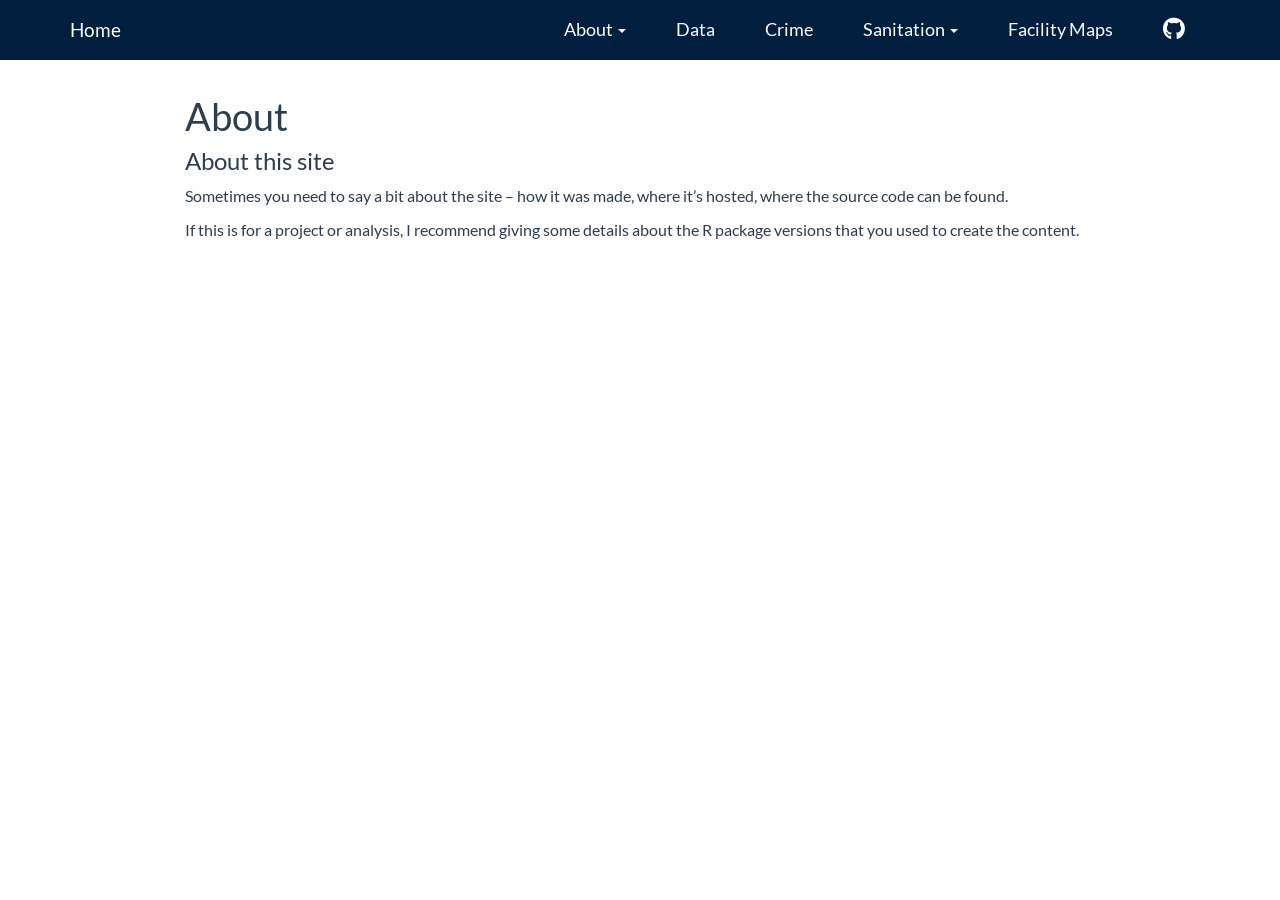
<file: about.html>
<!DOCTYPE html>

<html>

<head>

<meta charset="utf-8" />
<meta name="generator" content="pandoc" />
<meta http-equiv="X-UA-Compatible" content="IE=EDGE" />




<title>About</title>

<script src="site_libs/header-attrs-2.28/header-attrs.js"></script>
<script src="site_libs/jquery-3.6.0/jquery-3.6.0.min.js"></script>
<meta name="viewport" content="width=device-width, initial-scale=1" />
<link href="site_libs/bootstrap-3.3.5/css/flatly.min.css" rel="stylesheet" />
<script src="site_libs/bootstrap-3.3.5/js/bootstrap.min.js"></script>
<script src="site_libs/bootstrap-3.3.5/shim/html5shiv.min.js"></script>
<script src="site_libs/bootstrap-3.3.5/shim/respond.min.js"></script>
<style>h1 {font-size: 34px;}
       h1.title {font-size: 38px;}
       h2 {font-size: 30px;}
       h3 {font-size: 24px;}
       h4 {font-size: 18px;}
       h5 {font-size: 16px;}
       h6 {font-size: 12px;}
       code {color: inherit; background-color: rgba(0, 0, 0, 0.04);}
       pre:not([class]) { background-color: white }</style>
<script src="site_libs/navigation-1.1/tabsets.js"></script>
<link href="site_libs/highlightjs-9.12.0/default.css" rel="stylesheet" />
<script src="site_libs/highlightjs-9.12.0/highlight.js"></script>
<link href="site_libs/font-awesome-6.4.2/css/all.min.css" rel="stylesheet" />
<link href="site_libs/font-awesome-6.4.2/css/v4-shims.min.css" rel="stylesheet" />
<html>
<head>
<script>
  // Dynamically set the favicon based on the page URL
  const url = window.location.pathname; // Get the current page's URL path
  let faviconPath = "images/favicon.png"; // Default favicon

  // Set favicon based on specific keywords in the URL
  if (url.includes("restroom")) {
    faviconPath = "images/restroom_icon.png";
  } else if (url.includes("cleanliness")) {
    faviconPath = "images/cleanliness_icon.jpg";
  } else if (url.includes("crime")) {
    faviconPath = "images/crime_icon.png";
  } else if (url.includes("syringe")) {
    faviconPath = "images/needle.png";
  }

  // Dynamically create and append the favicon link
  const link = document.createElement("link");
  link.rel = "shortcut icon";
  link.href = faviconPath;
  document.head.appendChild(link);
</script>
</head>
</html>

<style type="text/css">
  code{white-space: pre-wrap;}
  span.smallcaps{font-variant: small-caps;}
  span.underline{text-decoration: underline;}
  div.column{display: inline-block; vertical-align: top; width: 50%;}
  div.hanging-indent{margin-left: 1.5em; text-indent: -1.5em;}
  ul.task-list{list-style: none;}
    </style>

<style type="text/css">code{white-space: pre;}</style>
<script type="text/javascript">
if (window.hljs) {
  hljs.configure({languages: []});
  hljs.initHighlightingOnLoad();
  if (document.readyState && document.readyState === "complete") {
    window.setTimeout(function() { hljs.initHighlighting(); }, 0);
  }
}
</script>






<link rel="stylesheet" href="styles.css" type="text/css" />



<style type = "text/css">
.main-container {
  max-width: 940px;
  margin-left: auto;
  margin-right: auto;
}
img {
  max-width:100%;
}
.tabbed-pane {
  padding-top: 12px;
}
.html-widget {
  margin-bottom: 20px;
}
button.code-folding-btn:focus {
  outline: none;
}
summary {
  display: list-item;
}
details > summary > p:only-child {
  display: inline;
}
pre code {
  padding: 0;
}
</style>


<style type="text/css">
.dropdown-submenu {
  position: relative;
}
.dropdown-submenu>.dropdown-menu {
  top: 0;
  left: 100%;
  margin-top: -6px;
  margin-left: -1px;
  border-radius: 0 6px 6px 6px;
}
.dropdown-submenu:hover>.dropdown-menu {
  display: block;
}
.dropdown-submenu>a:after {
  display: block;
  content: " ";
  float: right;
  width: 0;
  height: 0;
  border-color: transparent;
  border-style: solid;
  border-width: 5px 0 5px 5px;
  border-left-color: #cccccc;
  margin-top: 5px;
  margin-right: -10px;
}
.dropdown-submenu:hover>a:after {
  border-left-color: #adb5bd;
}
.dropdown-submenu.pull-left {
  float: none;
}
.dropdown-submenu.pull-left>.dropdown-menu {
  left: -100%;
  margin-left: 10px;
  border-radius: 6px 0 6px 6px;
}
</style>

<script type="text/javascript">
// manage active state of menu based on current page
$(document).ready(function () {
  // active menu anchor
  href = window.location.pathname
  href = href.substr(href.lastIndexOf('/') + 1)
  if (href === "")
    href = "index.html";
  var menuAnchor = $('a[href="' + href + '"]');

  // mark the anchor link active (and if it's in a dropdown, also mark that active)
  var dropdown = menuAnchor.closest('li.dropdown');
  if (window.bootstrap) { // Bootstrap 4+
    menuAnchor.addClass('active');
    dropdown.find('> .dropdown-toggle').addClass('active');
  } else { // Bootstrap 3
    menuAnchor.parent().addClass('active');
    dropdown.addClass('active');
  }

  // Navbar adjustments
  var navHeight = $(".navbar").first().height() + 15;
  var style = document.createElement('style');
  var pt = "padding-top: " + navHeight + "px; ";
  var mt = "margin-top: -" + navHeight + "px; ";
  var css = "";
  // offset scroll position for anchor links (for fixed navbar)
  for (var i = 1; i <= 6; i++) {
    css += ".section h" + i + "{ " + pt + mt + "}\n";
  }
  style.innerHTML = "body {" + pt + "padding-bottom: 40px; }\n" + css;
  document.head.appendChild(style);
});
</script>

<!-- tabsets -->

<style type="text/css">
.tabset-dropdown > .nav-tabs {
  display: inline-table;
  max-height: 500px;
  min-height: 44px;
  overflow-y: auto;
  border: 1px solid #ddd;
  border-radius: 4px;
}

.tabset-dropdown > .nav-tabs > li.active:before, .tabset-dropdown > .nav-tabs.nav-tabs-open:before {
  content: "\e259";
  font-family: 'Glyphicons Halflings';
  display: inline-block;
  padding: 10px;
  border-right: 1px solid #ddd;
}

.tabset-dropdown > .nav-tabs.nav-tabs-open > li.active:before {
  content: "\e258";
  font-family: 'Glyphicons Halflings';
  border: none;
}

.tabset-dropdown > .nav-tabs > li.active {
  display: block;
}

.tabset-dropdown > .nav-tabs > li > a,
.tabset-dropdown > .nav-tabs > li > a:focus,
.tabset-dropdown > .nav-tabs > li > a:hover {
  border: none;
  display: inline-block;
  border-radius: 4px;
  background-color: transparent;
}

.tabset-dropdown > .nav-tabs.nav-tabs-open > li {
  display: block;
  float: none;
}

.tabset-dropdown > .nav-tabs > li {
  display: none;
}
</style>

<!-- code folding -->




</head>

<body>


<div class="container-fluid main-container">




<div class="navbar navbar-default  navbar-fixed-top" role="navigation">
  <div class="container">
    <div class="navbar-header">
      <button type="button" class="navbar-toggle collapsed" data-toggle="collapse" data-bs-toggle="collapse" data-target="#navbar" data-bs-target="#navbar">
        <span class="icon-bar"></span>
        <span class="icon-bar"></span>
        <span class="icon-bar"></span>
      </button>
      <a class="navbar-brand" href="index.html">Home</a>
    </div>
    <div id="navbar" class="navbar-collapse collapse">
      <ul class="nav navbar-nav">
        
      </ul>
      <ul class="nav navbar-nav navbar-right">
        <li class="dropdown">
  <a href="#" class="dropdown-toggle" data-toggle="dropdown" role="button" data-bs-toggle="dropdown" aria-expanded="false">
    About
     
    <span class="caret"></span>
  </a>
  <ul class="dropdown-menu" role="menu">
    <li>
      <a href="report.html">Report</a>
    </li>
    <li>
      <a href="about_team.html">About the Team</a>
    </li>
  </ul>
</li>
<li>
  <a href="data.html">Data</a>
</li>
<li>
  <a href="crime.html">Crime</a>
</li>
<li class="dropdown">
  <a href="#" class="dropdown-toggle" data-toggle="dropdown" role="button" data-bs-toggle="dropdown" aria-expanded="false">
    Sanitation
     
    <span class="caret"></span>
  </a>
  <ul class="dropdown-menu" role="menu">
    <li>
      <a href="cleanliness.html">Overall Cleanliness</a>
    </li>
    <li>
      <a href="restroom.html">Restroom</a>
    </li>
    <li>
      <a href="syringe.html">Syringe</a>
    </li>
  </ul>
</li>
<li>
  <a href="https://summer-lxt-32.shinyapps.io/shiny/">Facility Maps</a>
</li>
<li>
  <a href="https://github.com/mh4588/p8105_final_project">
    <span class="fa fa-github fa-lg"></span>
     
  </a>
</li>
      </ul>
    </div><!--/.nav-collapse -->
  </div><!--/.container -->
</div><!--/.navbar -->

<div id="header">



<h1 class="title toc-ignore">About</h1>

</div>


<div id="about-this-site" class="section level3">
<h3>About this site</h3>
<p>Sometimes you need to say a bit about the site – how it was made,
where it’s hosted, where the source code can be found.</p>
<p>If this is for a project or analysis, I recommend giving some details
about the R package versions that you used to create the content.</p>
</div>




</div>

<script>

// add bootstrap table styles to pandoc tables
function bootstrapStylePandocTables() {
  $('tr.odd').parent('tbody').parent('table').addClass('table table-condensed');
}
$(document).ready(function () {
  bootstrapStylePandocTables();
});


</script>

<!-- tabsets -->

<script>
$(document).ready(function () {
  window.buildTabsets("TOC");
});

$(document).ready(function () {
  $('.tabset-dropdown > .nav-tabs > li').click(function () {
    $(this).parent().toggleClass('nav-tabs-open');
  });
});
</script>

<!-- code folding -->


<!-- dynamically load mathjax for compatibility with self-contained -->
<script>
  (function () {
    var script = document.createElement("script");
    script.type = "text/javascript";
    script.src  = "https://mathjax.rstudio.com/latest/MathJax.js?config=TeX-AMS-MML_HTMLorMML";
    document.getElementsByTagName("head")[0].appendChild(script);
  })();
</script>

</body>
</html>
</file>
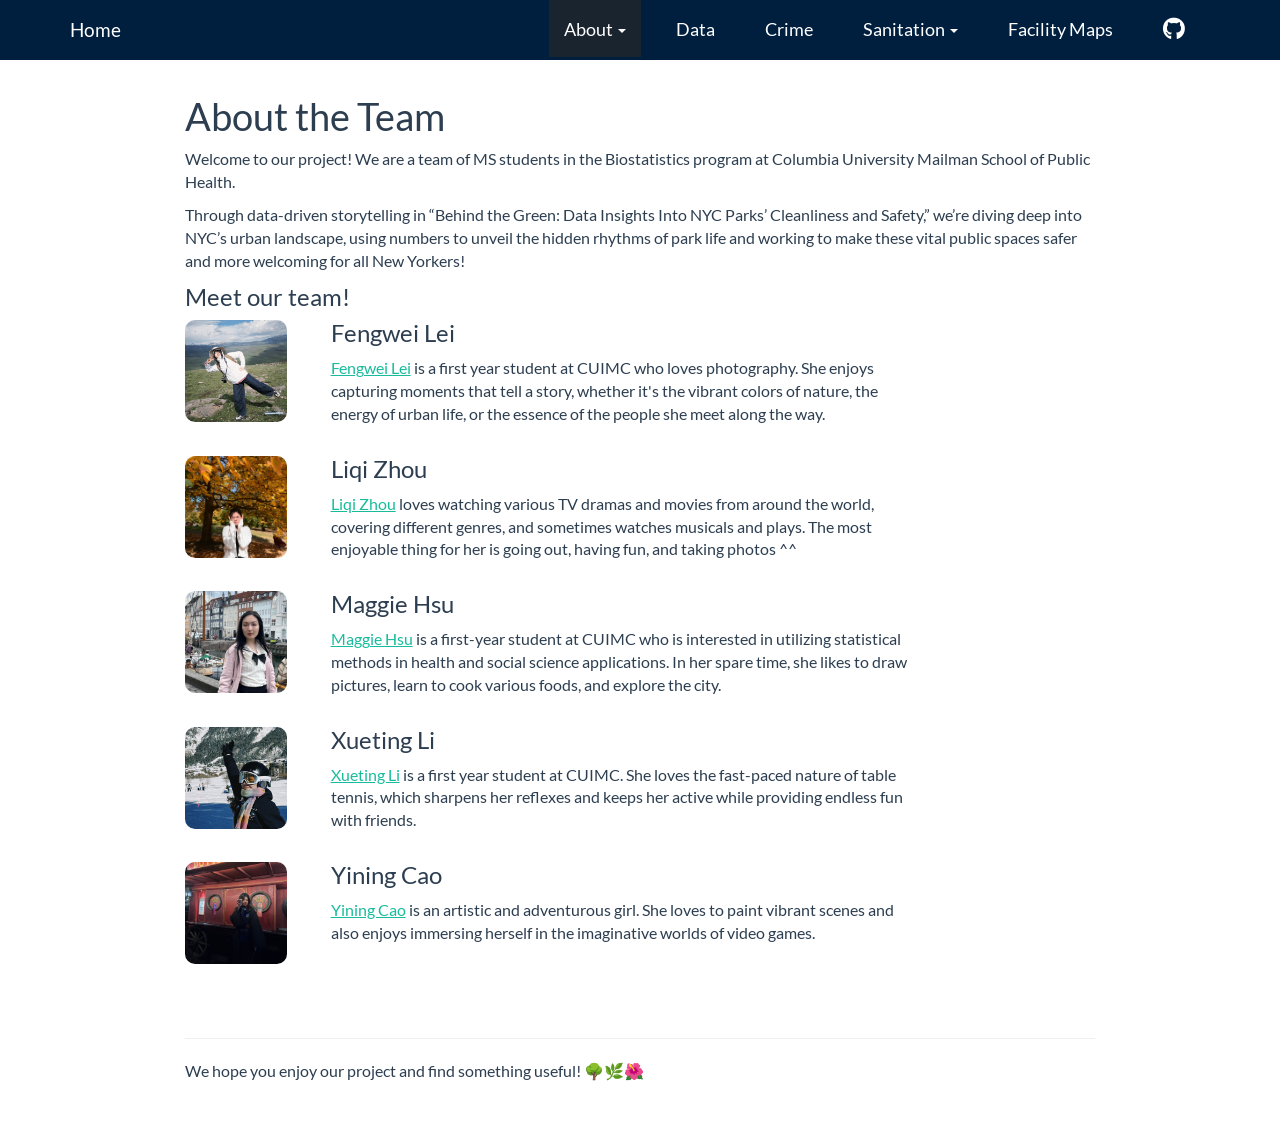
<file: about_team.html>
<!DOCTYPE html>

<html>

<head>

<meta charset="utf-8" />
<meta name="generator" content="pandoc" />
<meta http-equiv="X-UA-Compatible" content="IE=EDGE" />




<title>About the Team</title>

<script src="site_libs/header-attrs-2.28/header-attrs.js"></script>
<script src="site_libs/jquery-3.6.0/jquery-3.6.0.min.js"></script>
<meta name="viewport" content="width=device-width, initial-scale=1" />
<link href="site_libs/bootstrap-3.3.5/css/flatly.min.css" rel="stylesheet" />
<script src="site_libs/bootstrap-3.3.5/js/bootstrap.min.js"></script>
<script src="site_libs/bootstrap-3.3.5/shim/html5shiv.min.js"></script>
<script src="site_libs/bootstrap-3.3.5/shim/respond.min.js"></script>
<style>h1 {font-size: 34px;}
       h1.title {font-size: 38px;}
       h2 {font-size: 30px;}
       h3 {font-size: 24px;}
       h4 {font-size: 18px;}
       h5 {font-size: 16px;}
       h6 {font-size: 12px;}
       code {color: inherit; background-color: rgba(0, 0, 0, 0.04);}
       pre:not([class]) { background-color: white }</style>
<script src="site_libs/navigation-1.1/tabsets.js"></script>
<link href="site_libs/highlightjs-9.12.0/default.css" rel="stylesheet" />
<script src="site_libs/highlightjs-9.12.0/highlight.js"></script>
<link href="site_libs/font-awesome-6.4.2/css/all.min.css" rel="stylesheet" />
<link href="site_libs/font-awesome-6.4.2/css/v4-shims.min.css" rel="stylesheet" />
<html>
<head>
<script>
  // Dynamically set the favicon based on the page URL
  const url = window.location.pathname; // Get the current page's URL path
  let faviconPath = "images/favicon.png"; // Default favicon

  // Set favicon based on specific keywords in the URL
  if (url.includes("restroom")) {
    faviconPath = "images/restroom_icon.png";
  } else if (url.includes("cleanliness")) {
    faviconPath = "images/cleanliness_icon.jpg";
  } else if (url.includes("crime")) {
    faviconPath = "images/crime_icon.png";
  } else if (url.includes("syringe")) {
    faviconPath = "images/needle.png";
  }

  // Dynamically create and append the favicon link
  const link = document.createElement("link");
  link.rel = "shortcut icon";
  link.href = faviconPath;
  document.head.appendChild(link);
</script>
</head>
</html>

<style type="text/css">
  code{white-space: pre-wrap;}
  span.smallcaps{font-variant: small-caps;}
  span.underline{text-decoration: underline;}
  div.column{display: inline-block; vertical-align: top; width: 50%;}
  div.hanging-indent{margin-left: 1.5em; text-indent: -1.5em;}
  ul.task-list{list-style: none;}
    </style>

<style type="text/css">code{white-space: pre;}</style>
<script type="text/javascript">
if (window.hljs) {
  hljs.configure({languages: []});
  hljs.initHighlightingOnLoad();
  if (document.readyState && document.readyState === "complete") {
    window.setTimeout(function() { hljs.initHighlighting(); }, 0);
  }
}
</script>






<link rel="stylesheet" href="styles.css" type="text/css" />



<style type = "text/css">
.main-container {
  max-width: 940px;
  margin-left: auto;
  margin-right: auto;
}
img {
  max-width:100%;
}
.tabbed-pane {
  padding-top: 12px;
}
.html-widget {
  margin-bottom: 20px;
}
button.code-folding-btn:focus {
  outline: none;
}
summary {
  display: list-item;
}
details > summary > p:only-child {
  display: inline;
}
pre code {
  padding: 0;
}
</style>


<style type="text/css">
.dropdown-submenu {
  position: relative;
}
.dropdown-submenu>.dropdown-menu {
  top: 0;
  left: 100%;
  margin-top: -6px;
  margin-left: -1px;
  border-radius: 0 6px 6px 6px;
}
.dropdown-submenu:hover>.dropdown-menu {
  display: block;
}
.dropdown-submenu>a:after {
  display: block;
  content: " ";
  float: right;
  width: 0;
  height: 0;
  border-color: transparent;
  border-style: solid;
  border-width: 5px 0 5px 5px;
  border-left-color: #cccccc;
  margin-top: 5px;
  margin-right: -10px;
}
.dropdown-submenu:hover>a:after {
  border-left-color: #adb5bd;
}
.dropdown-submenu.pull-left {
  float: none;
}
.dropdown-submenu.pull-left>.dropdown-menu {
  left: -100%;
  margin-left: 10px;
  border-radius: 6px 0 6px 6px;
}
</style>

<script type="text/javascript">
// manage active state of menu based on current page
$(document).ready(function () {
  // active menu anchor
  href = window.location.pathname
  href = href.substr(href.lastIndexOf('/') + 1)
  if (href === "")
    href = "index.html";
  var menuAnchor = $('a[href="' + href + '"]');

  // mark the anchor link active (and if it's in a dropdown, also mark that active)
  var dropdown = menuAnchor.closest('li.dropdown');
  if (window.bootstrap) { // Bootstrap 4+
    menuAnchor.addClass('active');
    dropdown.find('> .dropdown-toggle').addClass('active');
  } else { // Bootstrap 3
    menuAnchor.parent().addClass('active');
    dropdown.addClass('active');
  }

  // Navbar adjustments
  var navHeight = $(".navbar").first().height() + 15;
  var style = document.createElement('style');
  var pt = "padding-top: " + navHeight + "px; ";
  var mt = "margin-top: -" + navHeight + "px; ";
  var css = "";
  // offset scroll position for anchor links (for fixed navbar)
  for (var i = 1; i <= 6; i++) {
    css += ".section h" + i + "{ " + pt + mt + "}\n";
  }
  style.innerHTML = "body {" + pt + "padding-bottom: 40px; }\n" + css;
  document.head.appendChild(style);
});
</script>

<!-- tabsets -->

<style type="text/css">
.tabset-dropdown > .nav-tabs {
  display: inline-table;
  max-height: 500px;
  min-height: 44px;
  overflow-y: auto;
  border: 1px solid #ddd;
  border-radius: 4px;
}

.tabset-dropdown > .nav-tabs > li.active:before, .tabset-dropdown > .nav-tabs.nav-tabs-open:before {
  content: "\e259";
  font-family: 'Glyphicons Halflings';
  display: inline-block;
  padding: 10px;
  border-right: 1px solid #ddd;
}

.tabset-dropdown > .nav-tabs.nav-tabs-open > li.active:before {
  content: "\e258";
  font-family: 'Glyphicons Halflings';
  border: none;
}

.tabset-dropdown > .nav-tabs > li.active {
  display: block;
}

.tabset-dropdown > .nav-tabs > li > a,
.tabset-dropdown > .nav-tabs > li > a:focus,
.tabset-dropdown > .nav-tabs > li > a:hover {
  border: none;
  display: inline-block;
  border-radius: 4px;
  background-color: transparent;
}

.tabset-dropdown > .nav-tabs.nav-tabs-open > li {
  display: block;
  float: none;
}

.tabset-dropdown > .nav-tabs > li {
  display: none;
}
</style>

<!-- code folding -->




</head>

<body>


<div class="container-fluid main-container">




<div class="navbar navbar-default  navbar-fixed-top" role="navigation">
  <div class="container">
    <div class="navbar-header">
      <button type="button" class="navbar-toggle collapsed" data-toggle="collapse" data-bs-toggle="collapse" data-target="#navbar" data-bs-target="#navbar">
        <span class="icon-bar"></span>
        <span class="icon-bar"></span>
        <span class="icon-bar"></span>
      </button>
      <a class="navbar-brand" href="index.html">Home</a>
    </div>
    <div id="navbar" class="navbar-collapse collapse">
      <ul class="nav navbar-nav">
        
      </ul>
      <ul class="nav navbar-nav navbar-right">
        <li class="dropdown">
  <a href="#" class="dropdown-toggle" data-toggle="dropdown" role="button" data-bs-toggle="dropdown" aria-expanded="false">
    About
     
    <span class="caret"></span>
  </a>
  <ul class="dropdown-menu" role="menu">
    <li>
      <a href="report.html">Report</a>
    </li>
    <li>
      <a href="about_team.html">About the Team</a>
    </li>
  </ul>
</li>
<li>
  <a href="data.html">Data</a>
</li>
<li>
  <a href="crime.html">Crime</a>
</li>
<li class="dropdown">
  <a href="#" class="dropdown-toggle" data-toggle="dropdown" role="button" data-bs-toggle="dropdown" aria-expanded="false">
    Sanitation
     
    <span class="caret"></span>
  </a>
  <ul class="dropdown-menu" role="menu">
    <li>
      <a href="cleanliness.html">Overall Cleanliness</a>
    </li>
    <li>
      <a href="restroom.html">Restroom</a>
    </li>
    <li>
      <a href="syringe.html">Syringe</a>
    </li>
  </ul>
</li>
<li>
  <a href="https://summer-lxt-32.shinyapps.io/shiny/">Facility Maps</a>
</li>
<li>
  <a href="https://github.com/mh4588/p8105_final_project">
    <span class="fa fa-github fa-lg"></span>
     
  </a>
</li>
      </ul>
    </div><!--/.nav-collapse -->
  </div><!--/.container -->
</div><!--/.navbar -->

<div id="header">



<h1 class="title toc-ignore">About the Team</h1>

</div>


<p>Welcome to our project! We are a team of MS students in the
Biostatistics program at Columbia University Mailman School of Public
Health.</p>
<p>Through data-driven storytelling in “Behind the Green: Data Insights
Into NYC Parks’ Cleanliness and Safety,” we’re diving deep into NYC’s
urban landscape, using numbers to unveil the hidden rhythms of park life
and working to make these vital public spaces safer and more welcoming
for all New Yorkers!</p>
<div id="meet-our-team" class="section level3">
<h3>Meet our team!</h3>
<style type="text/css">
img.portrait {
  width: 70%; 
  float: left; 
  margin-right: 10px;
  border-radius: 10px; 
}

td {
  vertical-align: top; 
  padding: 0; 
}


table {
  width: 200%; 
  border-spacing: 0; 
  table-layout: fixed; 
}

td:nth-child(2) {
  width: 80%;
}
</style>
<table style="width:80%">
  <tr>
    <td><img src="images/Fengwei%20Lei.jpg" class="portrait"></td>
    <td>
      <h3>Fengwei Lei</h3>
      <a href="https://github.com/fengweiL">Fengwei Lei</a> is a first year student at CUIMC who loves photography. She enjoys capturing moments that tell a story, whether it's the vibrant colors of nature, the energy of urban life, or the essence of the people she meet along the way.
    </td>
  </tr>
  <tr style="height: 30px;"></tr>

  <tr>
    <td><img src="images/Liqi%20Zhou.jpg" class="portrait"></td>
    <td>
      <h3>Liqi Zhou</h3>
      <a href="https://github.com/Zhou-cccc">Liqi Zhou</a> loves watching various TV dramas and movies from around the world, covering different genres, and sometimes watches musicals and plays. The most enjoyable thing for her is going out, having fun, and taking photos ^^
    </td>
  </tr>
  <tr style="height: 30px;"></tr>

  <tr>
    <td><img src="images/maggie2.jpg" class="portrait"></td>
    <td>
      <h3>Maggie Hsu</h3>
      <a href="https://github.com/mh4588">Maggie Hsu</a> is a first-year student at CUIMC who is interested in utilizing statistical methods in health and social science applications. In her spare time, she likes to draw pictures, learn to cook various foods, and explore the city.
    </td>
  </tr>
  <tr style="height: 30px;"></tr>

  <tr>
    <td><img src="images/Xueting%20Li.jpg" class="portrait"></td>
    <td>
      <h3>Xueting Li</h3>
      <a href="https://Summer-lxt-32.github.io">Xueting Li</a> is a first year student at CUIMC. She loves the fast-paced nature of table tennis, which sharpens her reflexes and keeps her active while providing endless fun with friends.
    </td>
  </tr>
  <tr style="height: 30px;"></tr>

  <tr>
    <td><img src="images/Yining%20Cao.jpg" class="portrait"></td>
    <td>
      <h3>Yining Cao</h3>
      <a href="https://github.com/elyn001">Yining Cao</a> is an artistic and adventurous girl. She loves to paint vibrant scenes and also enjoys immersing herself in the imaginative worlds of video games.
    </td>
  </tr>
  <tr style="height: 30px;"></tr>
</table>
<p><br></p>
<hr />
<p>We hope you enjoy our project and find something useful! 🌳🌿🌺</p>
<div class="tocify-extend-page" data-unique="tocify-extend-page"
style="height: 0;">

</div>
</div>




</div>

<script>

// add bootstrap table styles to pandoc tables
function bootstrapStylePandocTables() {
  $('tr.odd').parent('tbody').parent('table').addClass('table table-condensed');
}
$(document).ready(function () {
  bootstrapStylePandocTables();
});


</script>

<!-- tabsets -->

<script>
$(document).ready(function () {
  window.buildTabsets("TOC");
});

$(document).ready(function () {
  $('.tabset-dropdown > .nav-tabs > li').click(function () {
    $(this).parent().toggleClass('nav-tabs-open');
  });
});
</script>

<!-- code folding -->


<!-- dynamically load mathjax for compatibility with self-contained -->
<script>
  (function () {
    var script = document.createElement("script");
    script.type = "text/javascript";
    script.src  = "https://mathjax.rstudio.com/latest/MathJax.js?config=TeX-AMS-MML_HTMLorMML";
    document.getElementsByTagName("head")[0].appendChild(script);
  })();
</script>

</body>
</html>
</file>
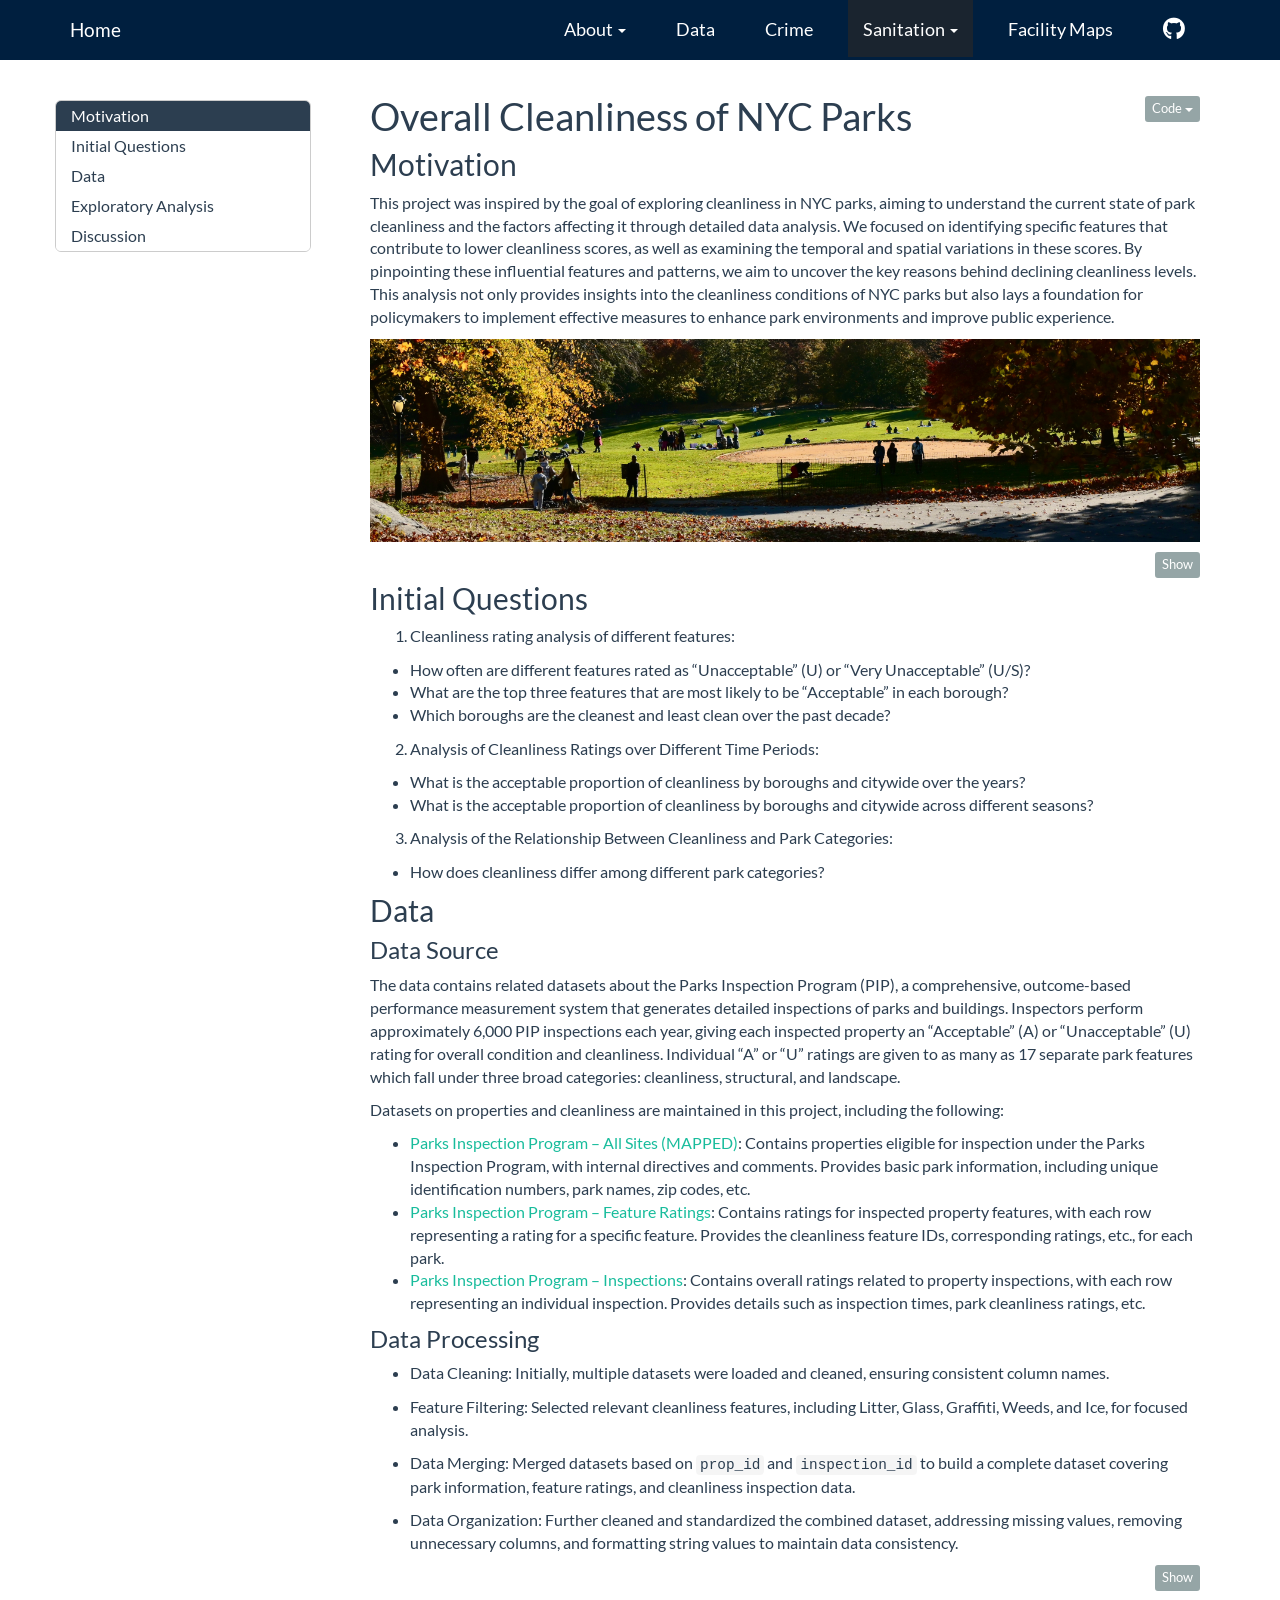
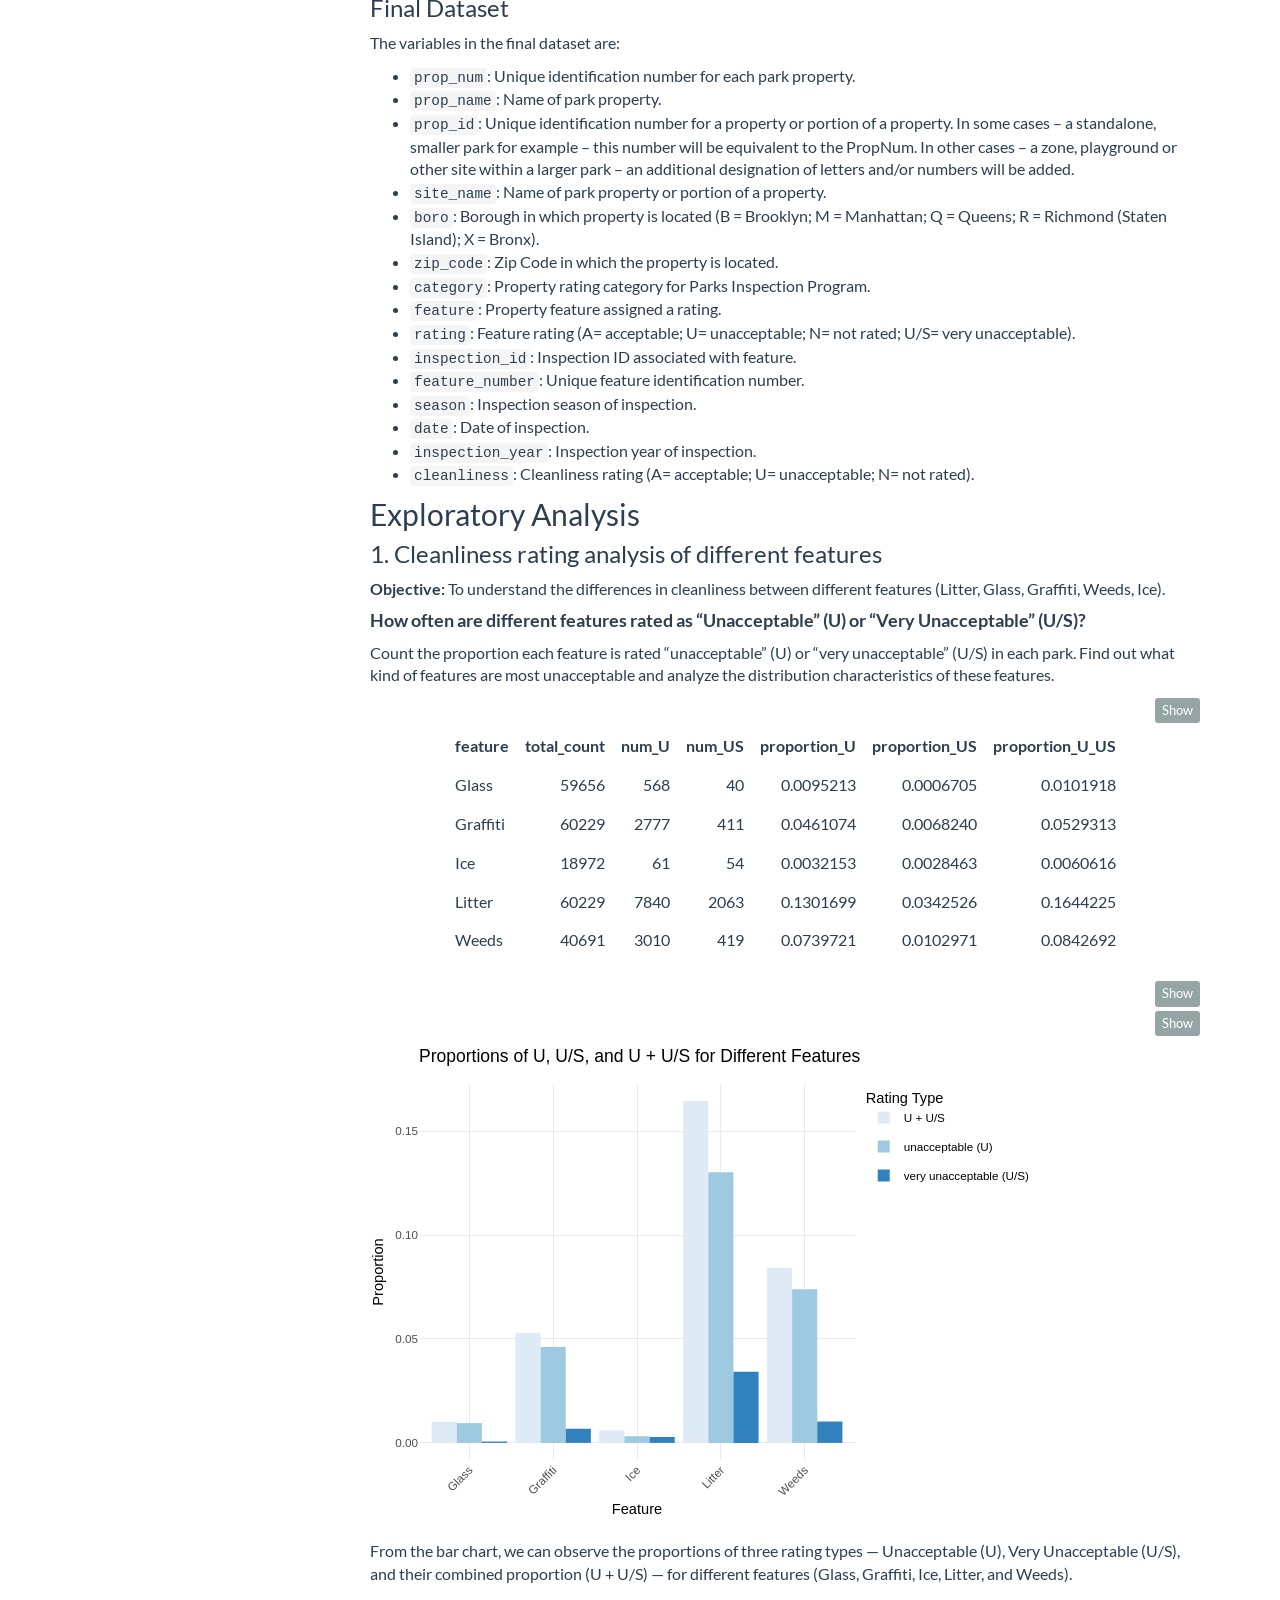
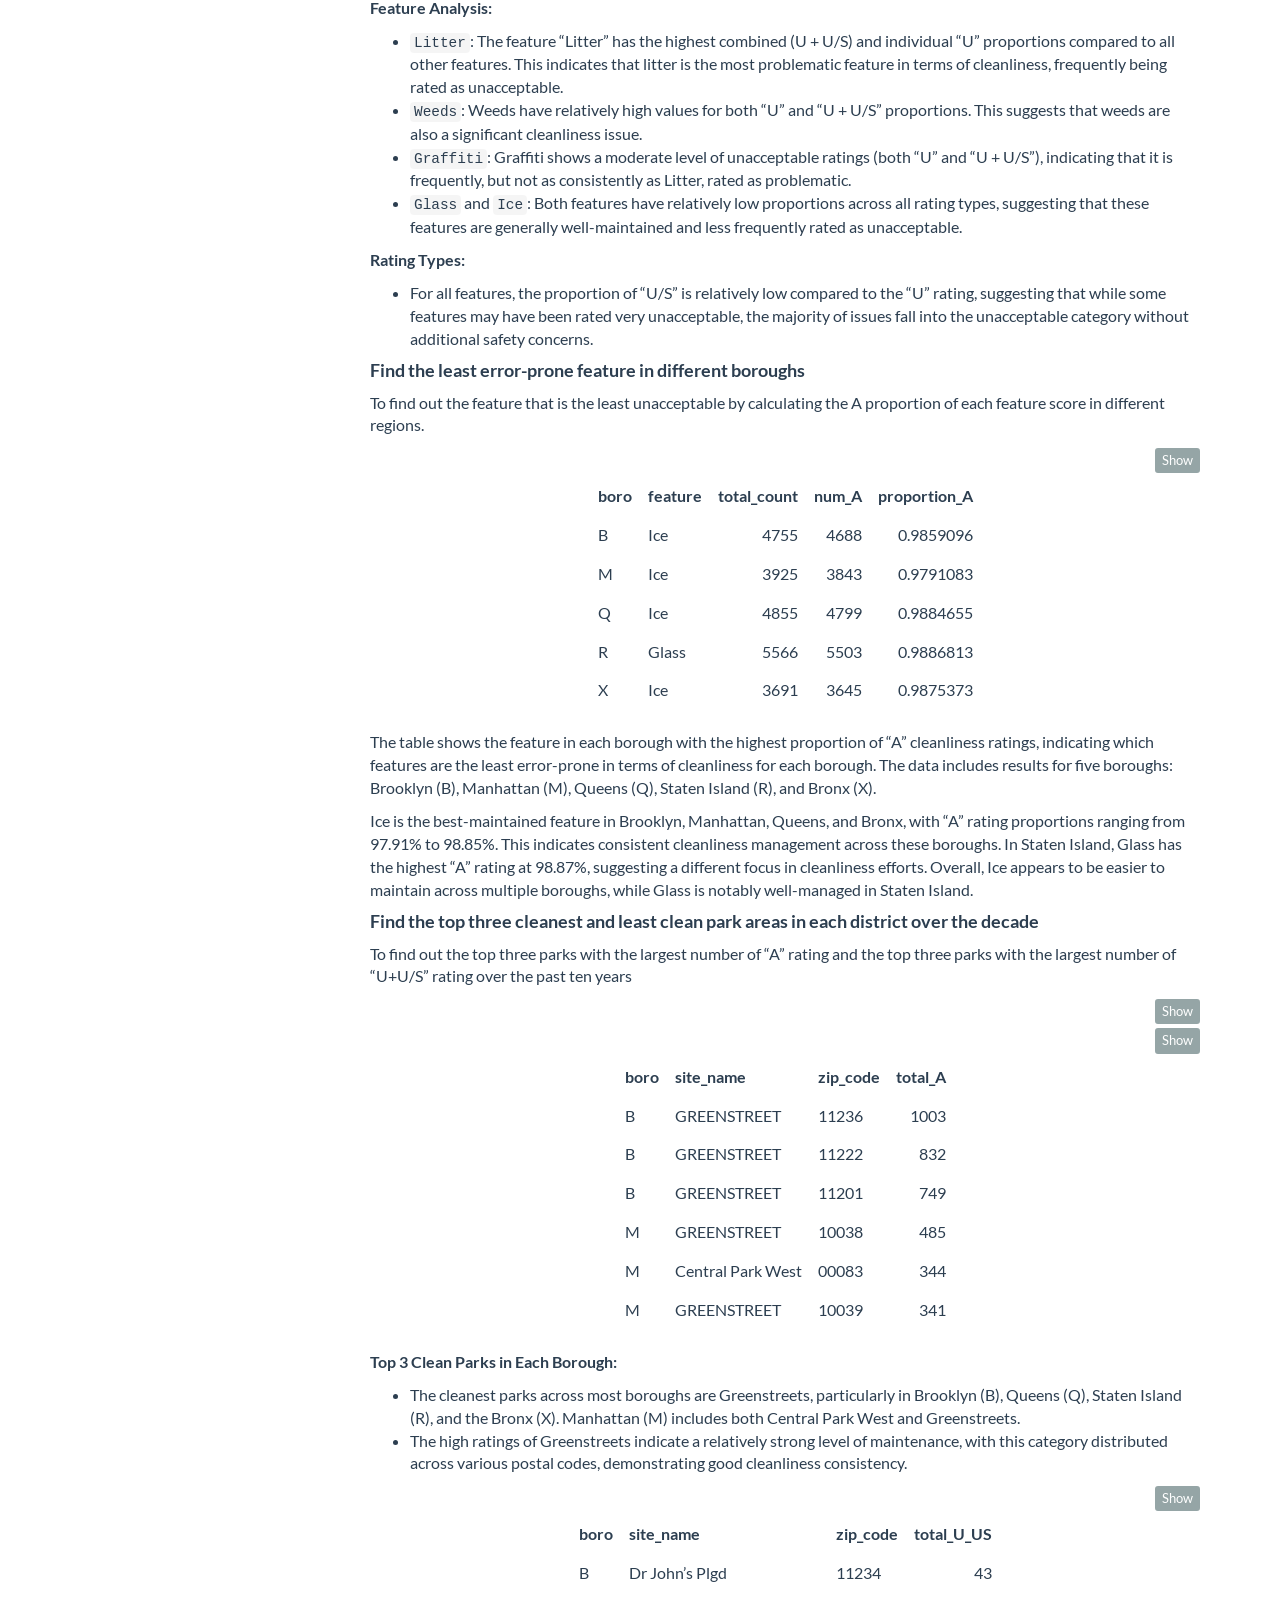
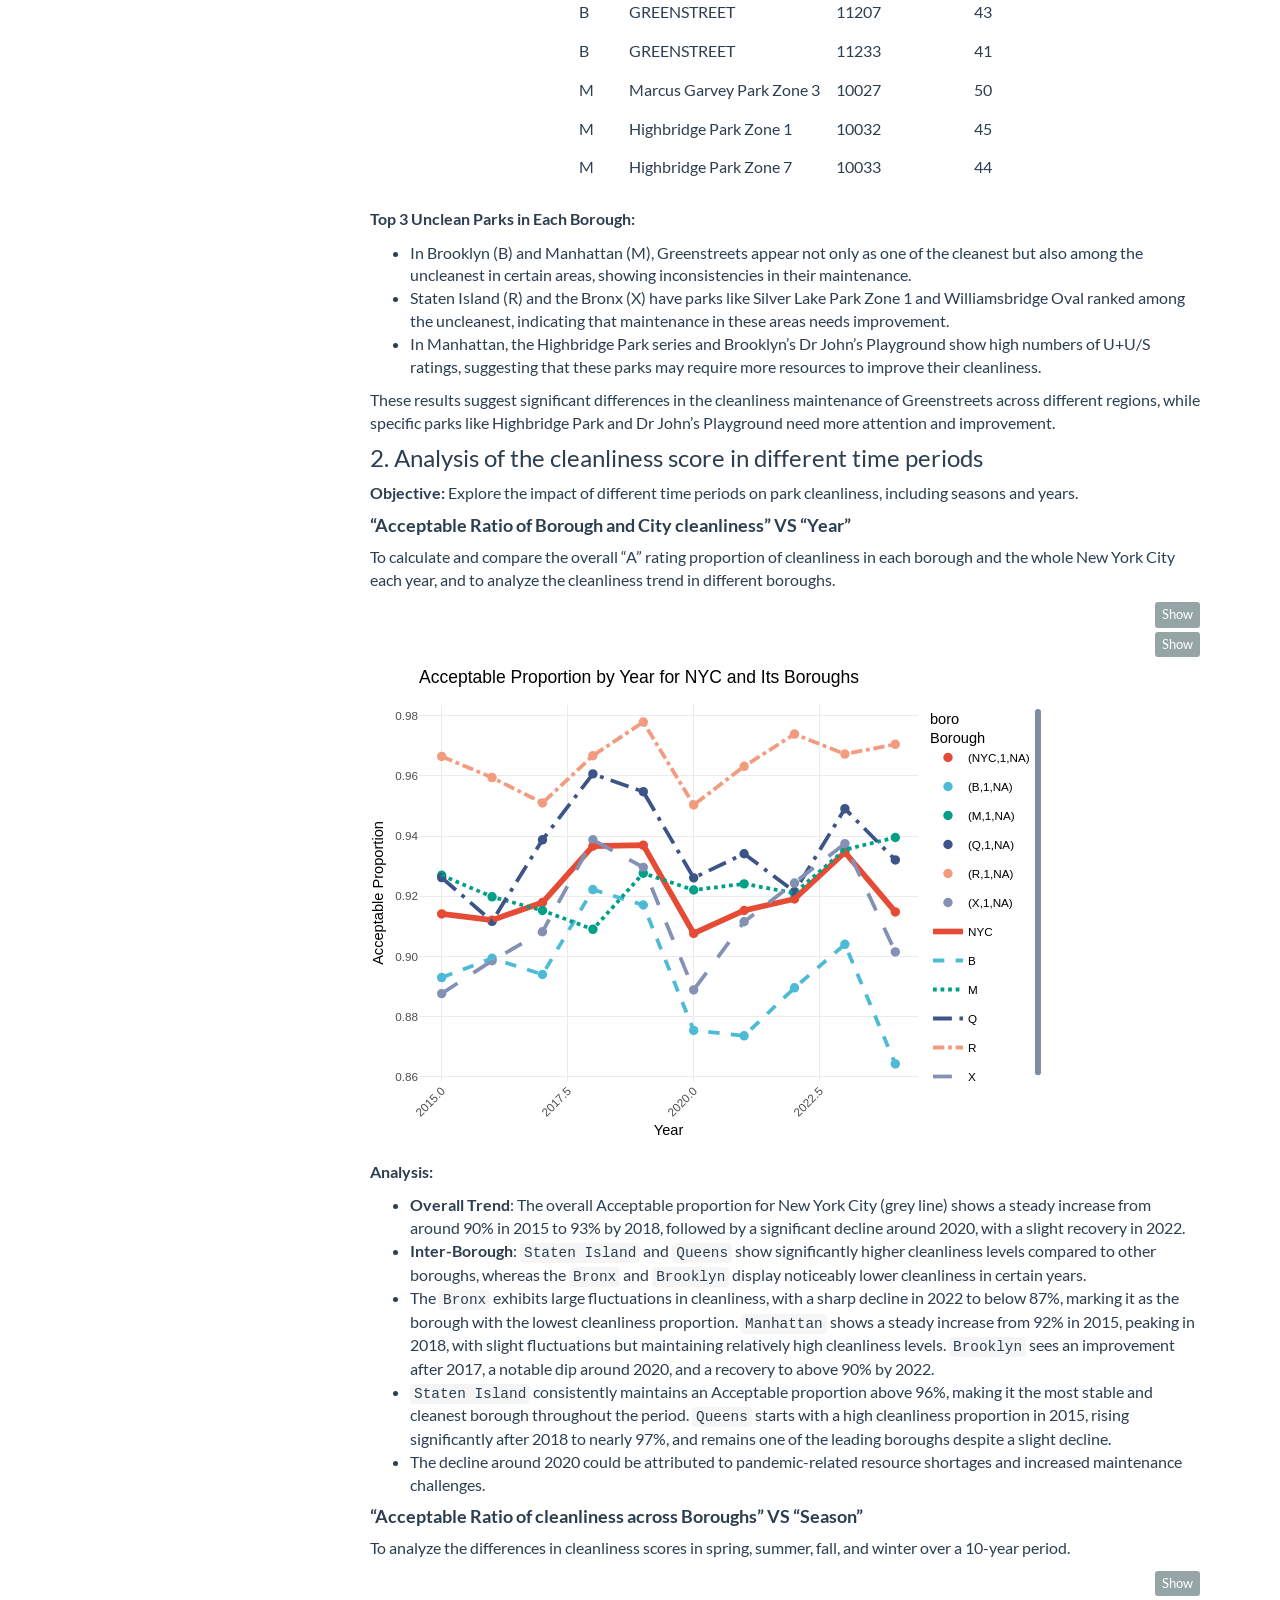
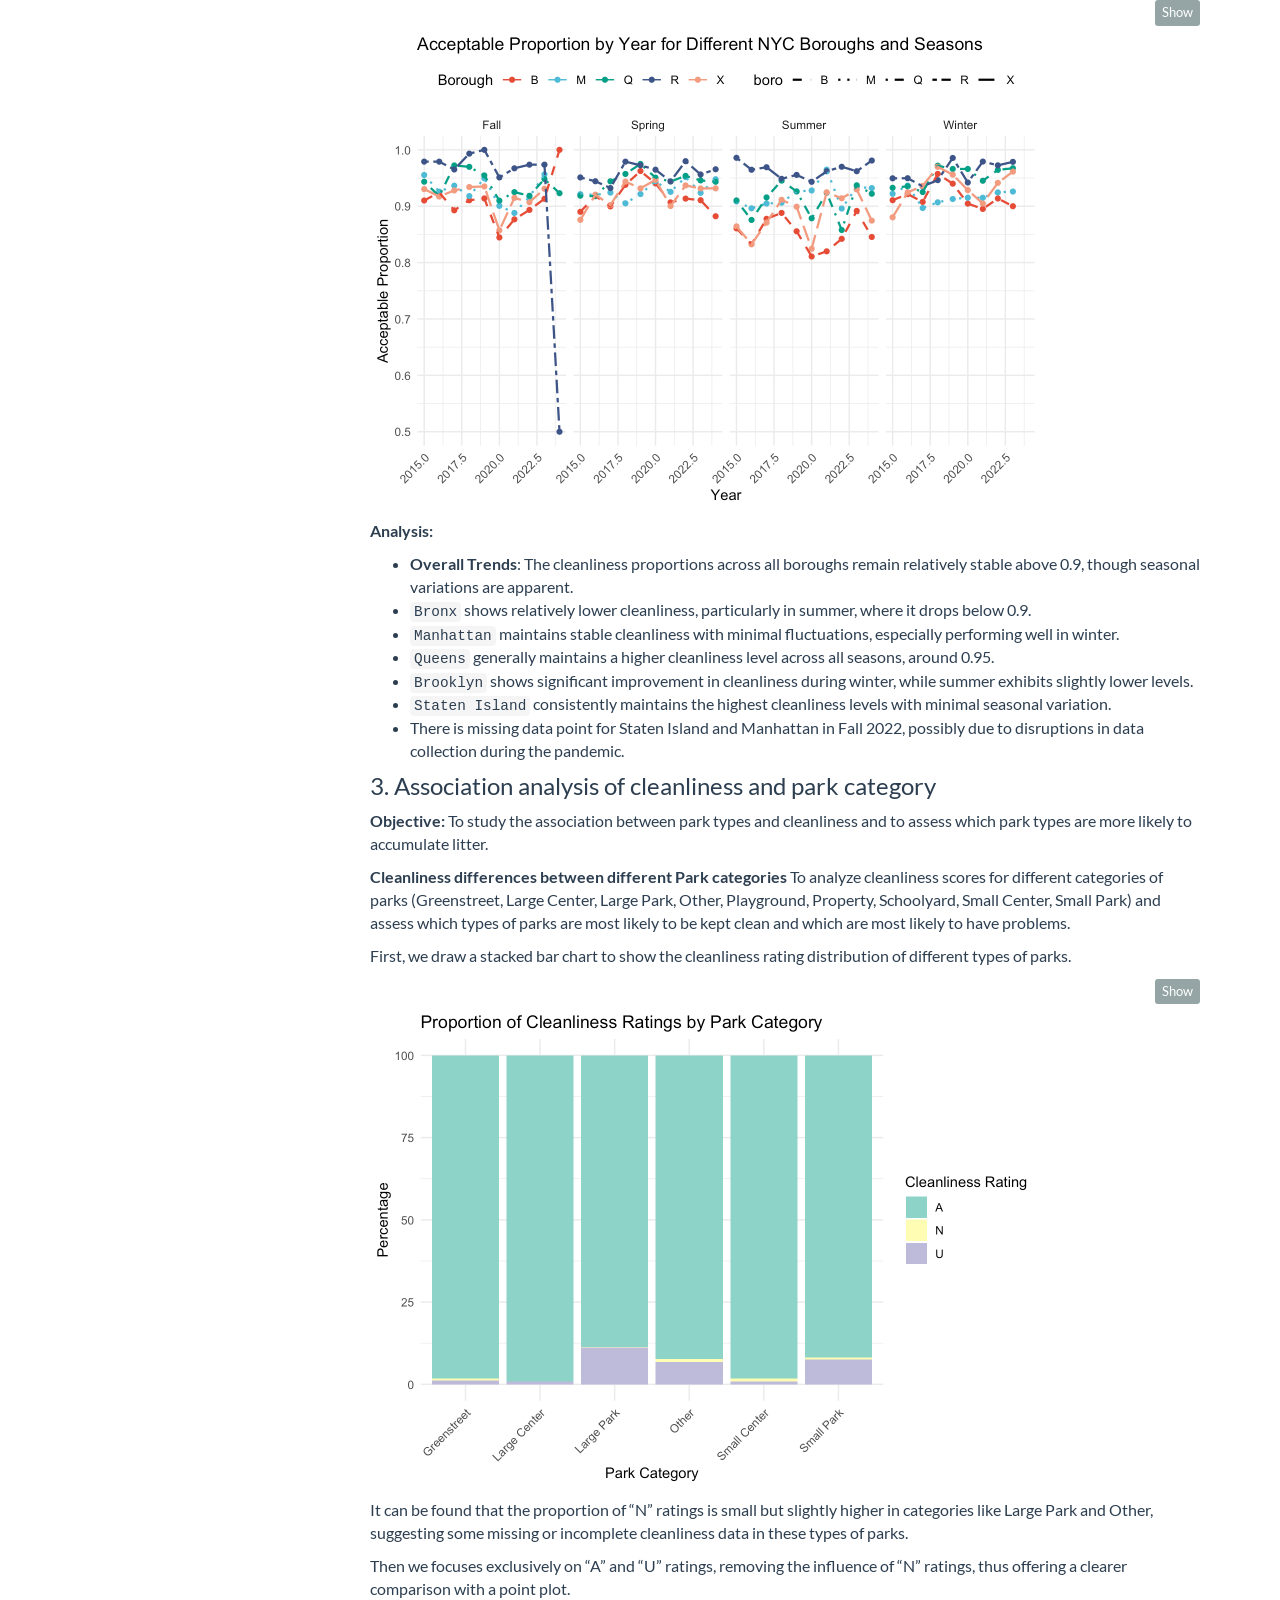
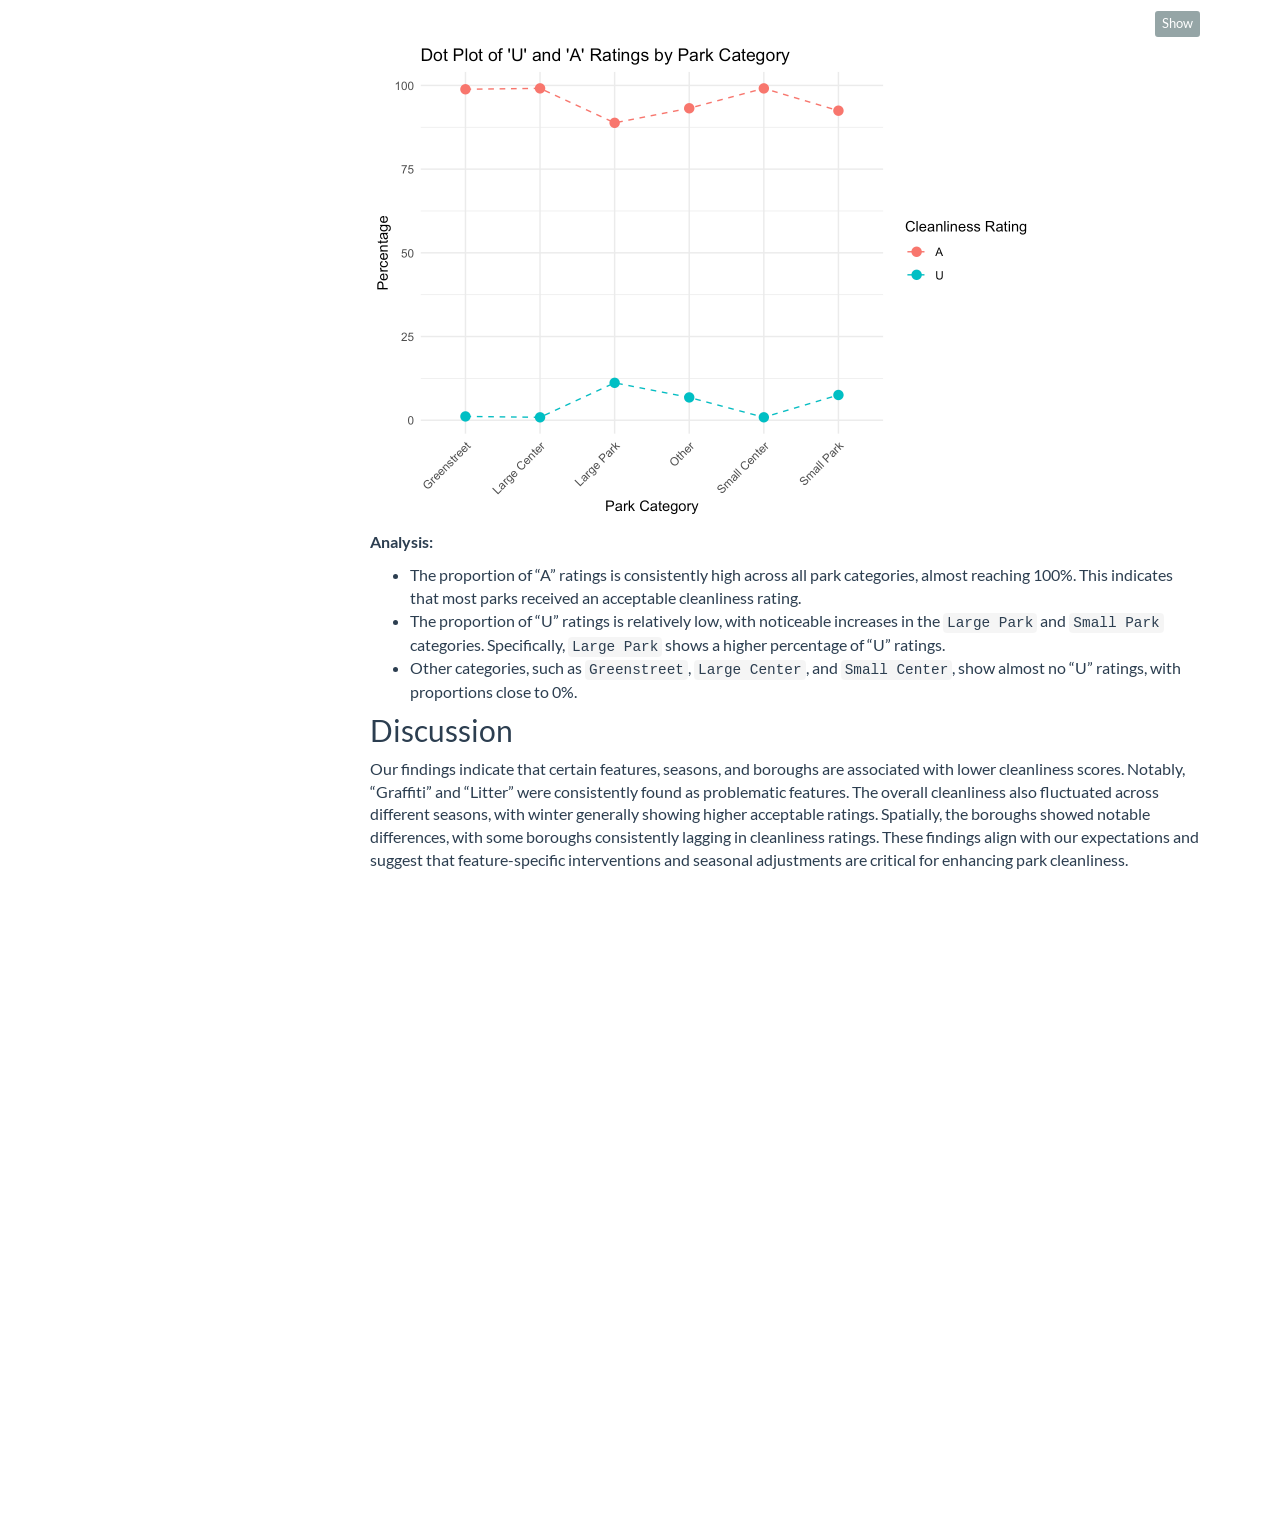
<file: cleanliness.html>
<!DOCTYPE html>

<html>

<head>

<meta charset="utf-8" />
<meta name="generator" content="pandoc" />
<meta http-equiv="X-UA-Compatible" content="IE=EDGE" />




<title>Overall Cleanliness of NYC Parks</title>

<script src="site_libs/header-attrs-2.28/header-attrs.js"></script>
<script src="site_libs/jquery-3.6.0/jquery-3.6.0.min.js"></script>
<meta name="viewport" content="width=device-width, initial-scale=1" />
<link href="site_libs/bootstrap-3.3.5/css/flatly.min.css" rel="stylesheet" />
<script src="site_libs/bootstrap-3.3.5/js/bootstrap.min.js"></script>
<script src="site_libs/bootstrap-3.3.5/shim/html5shiv.min.js"></script>
<script src="site_libs/bootstrap-3.3.5/shim/respond.min.js"></script>
<style>h1 {font-size: 34px;}
       h1.title {font-size: 38px;}
       h2 {font-size: 30px;}
       h3 {font-size: 24px;}
       h4 {font-size: 18px;}
       h5 {font-size: 16px;}
       h6 {font-size: 12px;}
       code {color: inherit; background-color: rgba(0, 0, 0, 0.04);}
       pre:not([class]) { background-color: white }</style>
<script src="site_libs/jqueryui-1.13.2/jquery-ui.min.js"></script>
<link href="site_libs/tocify-1.9.1/jquery.tocify.css" rel="stylesheet" />
<script src="site_libs/tocify-1.9.1/jquery.tocify.js"></script>
<script src="site_libs/navigation-1.1/tabsets.js"></script>
<script src="site_libs/navigation-1.1/codefolding.js"></script>
<link href="site_libs/highlightjs-9.12.0/default.css" rel="stylesheet" />
<script src="site_libs/highlightjs-9.12.0/highlight.js"></script>
<script src="site_libs/kePrint-0.0.1/kePrint.js"></script>
<link href="site_libs/lightable-0.0.1/lightable.css" rel="stylesheet" />
<link href="site_libs/htmltools-fill-0.5.8.1/fill.css" rel="stylesheet" />
<script src="site_libs/htmlwidgets-1.6.4/htmlwidgets.js"></script>
<script src="site_libs/plotly-binding-4.10.4/plotly.js"></script>
<script src="site_libs/typedarray-0.1/typedarray.min.js"></script>
<link href="site_libs/crosstalk-1.2.1/css/crosstalk.min.css" rel="stylesheet" />
<script src="site_libs/crosstalk-1.2.1/js/crosstalk.min.js"></script>
<link href="site_libs/plotly-htmlwidgets-css-2.11.1/plotly-htmlwidgets.css" rel="stylesheet" />
<script src="site_libs/plotly-main-2.11.1/plotly-latest.min.js"></script>
<link href="site_libs/font-awesome-6.4.2/css/all.min.css" rel="stylesheet" />
<link href="site_libs/font-awesome-6.4.2/css/v4-shims.min.css" rel="stylesheet" />
<html>
<head>
<script>
  // Dynamically set the favicon based on the page URL
  const url = window.location.pathname; // Get the current page's URL path
  let faviconPath = "images/favicon.png"; // Default favicon

  // Set favicon based on specific keywords in the URL
  if (url.includes("restroom")) {
    faviconPath = "images/restroom_icon.png";
  } else if (url.includes("cleanliness")) {
    faviconPath = "images/cleanliness_icon.jpg";
  } else if (url.includes("crime")) {
    faviconPath = "images/crime_icon.png";
  } else if (url.includes("syringe")) {
    faviconPath = "images/needle.png";
  }

  // Dynamically create and append the favicon link
  const link = document.createElement("link");
  link.rel = "shortcut icon";
  link.href = faviconPath;
  document.head.appendChild(link);
</script>
</head>
</html>

<style type="text/css">
  code{white-space: pre-wrap;}
  span.smallcaps{font-variant: small-caps;}
  span.underline{text-decoration: underline;}
  div.column{display: inline-block; vertical-align: top; width: 50%;}
  div.hanging-indent{margin-left: 1.5em; text-indent: -1.5em;}
  ul.task-list{list-style: none;}
    </style>

<style type="text/css">code{white-space: pre;}</style>
<script type="text/javascript">
if (window.hljs) {
  hljs.configure({languages: []});
  hljs.initHighlightingOnLoad();
  if (document.readyState && document.readyState === "complete") {
    window.setTimeout(function() { hljs.initHighlighting(); }, 0);
  }
}
</script>






<link rel="stylesheet" href="styles.css" type="text/css" />



<style type = "text/css">
.main-container {
  max-width: 940px;
  margin-left: auto;
  margin-right: auto;
}
img {
  max-width:100%;
}
.tabbed-pane {
  padding-top: 12px;
}
.html-widget {
  margin-bottom: 20px;
}
button.code-folding-btn:focus {
  outline: none;
}
summary {
  display: list-item;
}
details > summary > p:only-child {
  display: inline;
}
pre code {
  padding: 0;
}
</style>


<style type="text/css">
.dropdown-submenu {
  position: relative;
}
.dropdown-submenu>.dropdown-menu {
  top: 0;
  left: 100%;
  margin-top: -6px;
  margin-left: -1px;
  border-radius: 0 6px 6px 6px;
}
.dropdown-submenu:hover>.dropdown-menu {
  display: block;
}
.dropdown-submenu>a:after {
  display: block;
  content: " ";
  float: right;
  width: 0;
  height: 0;
  border-color: transparent;
  border-style: solid;
  border-width: 5px 0 5px 5px;
  border-left-color: #cccccc;
  margin-top: 5px;
  margin-right: -10px;
}
.dropdown-submenu:hover>a:after {
  border-left-color: #adb5bd;
}
.dropdown-submenu.pull-left {
  float: none;
}
.dropdown-submenu.pull-left>.dropdown-menu {
  left: -100%;
  margin-left: 10px;
  border-radius: 6px 0 6px 6px;
}
</style>

<script type="text/javascript">
// manage active state of menu based on current page
$(document).ready(function () {
  // active menu anchor
  href = window.location.pathname
  href = href.substr(href.lastIndexOf('/') + 1)
  if (href === "")
    href = "index.html";
  var menuAnchor = $('a[href="' + href + '"]');

  // mark the anchor link active (and if it's in a dropdown, also mark that active)
  var dropdown = menuAnchor.closest('li.dropdown');
  if (window.bootstrap) { // Bootstrap 4+
    menuAnchor.addClass('active');
    dropdown.find('> .dropdown-toggle').addClass('active');
  } else { // Bootstrap 3
    menuAnchor.parent().addClass('active');
    dropdown.addClass('active');
  }

  // Navbar adjustments
  var navHeight = $(".navbar").first().height() + 15;
  var style = document.createElement('style');
  var pt = "padding-top: " + navHeight + "px; ";
  var mt = "margin-top: -" + navHeight + "px; ";
  var css = "";
  // offset scroll position for anchor links (for fixed navbar)
  for (var i = 1; i <= 6; i++) {
    css += ".section h" + i + "{ " + pt + mt + "}\n";
  }
  style.innerHTML = "body {" + pt + "padding-bottom: 40px; }\n" + css;
  document.head.appendChild(style);
});
</script>

<!-- tabsets -->

<style type="text/css">
.tabset-dropdown > .nav-tabs {
  display: inline-table;
  max-height: 500px;
  min-height: 44px;
  overflow-y: auto;
  border: 1px solid #ddd;
  border-radius: 4px;
}

.tabset-dropdown > .nav-tabs > li.active:before, .tabset-dropdown > .nav-tabs.nav-tabs-open:before {
  content: "\e259";
  font-family: 'Glyphicons Halflings';
  display: inline-block;
  padding: 10px;
  border-right: 1px solid #ddd;
}

.tabset-dropdown > .nav-tabs.nav-tabs-open > li.active:before {
  content: "\e258";
  font-family: 'Glyphicons Halflings';
  border: none;
}

.tabset-dropdown > .nav-tabs > li.active {
  display: block;
}

.tabset-dropdown > .nav-tabs > li > a,
.tabset-dropdown > .nav-tabs > li > a:focus,
.tabset-dropdown > .nav-tabs > li > a:hover {
  border: none;
  display: inline-block;
  border-radius: 4px;
  background-color: transparent;
}

.tabset-dropdown > .nav-tabs.nav-tabs-open > li {
  display: block;
  float: none;
}

.tabset-dropdown > .nav-tabs > li {
  display: none;
}
</style>

<!-- code folding -->
<style type="text/css">
.code-folding-btn { margin-bottom: 4px; }
</style>



<style type="text/css">

#TOC {
  margin: 25px 0px 20px 0px;
}
@media (max-width: 768px) {
#TOC {
  position: relative;
  width: 100%;
}
}

@media print {
.toc-content {
  /* see https://github.com/w3c/csswg-drafts/issues/4434 */
  float: right;
}
}

.toc-content {
  padding-left: 30px;
  padding-right: 40px;
}

div.main-container {
  max-width: 1200px;
}

div.tocify {
  width: 20%;
  max-width: 260px;
  max-height: 85%;
}

@media (min-width: 768px) and (max-width: 991px) {
  div.tocify {
    width: 25%;
  }
}

@media (max-width: 767px) {
  div.tocify {
    width: 100%;
    max-width: none;
  }
}

.tocify ul, .tocify li {
  line-height: 20px;
}

.tocify-subheader .tocify-item {
  font-size: 0.90em;
}

.tocify .list-group-item {
  border-radius: 0px;
}


</style>



</head>

<body>


<div class="container-fluid main-container">


<!-- setup 3col/9col grid for toc_float and main content  -->
<div class="row">
<div class="col-xs-12 col-sm-4 col-md-3">
<div id="TOC" class="tocify">
</div>
</div>

<div class="toc-content col-xs-12 col-sm-8 col-md-9">




<div class="navbar navbar-default  navbar-fixed-top" role="navigation">
  <div class="container">
    <div class="navbar-header">
      <button type="button" class="navbar-toggle collapsed" data-toggle="collapse" data-bs-toggle="collapse" data-target="#navbar" data-bs-target="#navbar">
        <span class="icon-bar"></span>
        <span class="icon-bar"></span>
        <span class="icon-bar"></span>
      </button>
      <a class="navbar-brand" href="index.html">Home</a>
    </div>
    <div id="navbar" class="navbar-collapse collapse">
      <ul class="nav navbar-nav">
        
      </ul>
      <ul class="nav navbar-nav navbar-right">
        <li class="dropdown">
  <a href="#" class="dropdown-toggle" data-toggle="dropdown" role="button" data-bs-toggle="dropdown" aria-expanded="false">
    About
     
    <span class="caret"></span>
  </a>
  <ul class="dropdown-menu" role="menu">
    <li>
      <a href="report.html">Report</a>
    </li>
    <li>
      <a href="about_team.html">About the Team</a>
    </li>
  </ul>
</li>
<li>
  <a href="data.html">Data</a>
</li>
<li>
  <a href="crime.html">Crime</a>
</li>
<li class="dropdown">
  <a href="#" class="dropdown-toggle" data-toggle="dropdown" role="button" data-bs-toggle="dropdown" aria-expanded="false">
    Sanitation
     
    <span class="caret"></span>
  </a>
  <ul class="dropdown-menu" role="menu">
    <li>
      <a href="cleanliness.html">Overall Cleanliness</a>
    </li>
    <li>
      <a href="restroom.html">Restroom</a>
    </li>
    <li>
      <a href="syringe.html">Syringe</a>
    </li>
  </ul>
</li>
<li>
  <a href="https://summer-lxt-32.shinyapps.io/shiny/">Facility Maps</a>
</li>
<li>
  <a href="https://github.com/mh4588/p8105_final_project">
    <span class="fa fa-github fa-lg"></span>
     
  </a>
</li>
      </ul>
    </div><!--/.nav-collapse -->
  </div><!--/.container -->
</div><!--/.navbar -->

<div id="header">

<div class="btn-group pull-right float-right">
<button type="button" class="btn btn-default btn-xs btn-secondary btn-sm dropdown-toggle" data-toggle="dropdown" data-bs-toggle="dropdown" aria-haspopup="true" aria-expanded="false"><span>Code</span> <span class="caret"></span></button>
<ul class="dropdown-menu dropdown-menu-right" style="min-width: 50px;">
<li><a id="rmd-show-all-code" href="#">Show All Code</a></li>
<li><a id="rmd-hide-all-code" href="#">Hide All Code</a></li>
</ul>
</div>



<h1 class="title toc-ignore">Overall Cleanliness of NYC Parks</h1>

</div>


<div id="motivation" class="section level2">
<h2>Motivation</h2>
<p>This project was inspired by the goal of exploring cleanliness in NYC
parks, aiming to understand the current state of park cleanliness and
the factors affecting it through detailed data analysis. We focused on
identifying specific features that contribute to lower cleanliness
scores, as well as examining the temporal and spatial variations in
these scores. By pinpointing these influential features and patterns, we
aim to uncover the key reasons behind declining cleanliness levels. This
analysis not only provides insights into the cleanliness conditions of
NYC parks but also lays a foundation for policymakers to implement
effective measures to enhance park environments and improve public
experience.</p>
<p><img src="images/central_park_2.jpg" /></p>
<pre class="r"><code>library(tidyverse)
library(plotly)
library(ggsci)
library(kableExtra)</code></pre>
</div>
<div id="initial-questions" class="section level2">
<h2>Initial Questions</h2>
<ol style="list-style-type: decimal">
<li>Cleanliness rating analysis of different features:<br />
</li>
</ol>
<ul>
<li>How often are different features rated as “Unacceptable” (U) or
“Very Unacceptable” (U/S)?<br />
</li>
<li>What are the top three features that are most likely to be
“Acceptable” in each borough?<br />
</li>
<li>Which boroughs are the cleanest and least clean over the past
decade?<br />
</li>
</ul>
<ol start="2" style="list-style-type: decimal">
<li>Analysis of Cleanliness Ratings over Different Time Periods:<br />
</li>
</ol>
<ul>
<li>What is the acceptable proportion of cleanliness by boroughs and
citywide over the years?<br />
</li>
<li>What is the acceptable proportion of cleanliness by boroughs and
citywide across different seasons?<br />
</li>
</ul>
<ol start="3" style="list-style-type: decimal">
<li>Analysis of the Relationship Between Cleanliness and Park
Categories:<br />
</li>
</ol>
<ul>
<li>How does cleanliness differ among different park categories?</li>
</ul>
</div>
<div id="data" class="section level2">
<h2>Data</h2>
<div id="data-source" class="section level3">
<h3>Data Source</h3>
<p>The data contains related datasets about the Parks Inspection Program
(PIP), a comprehensive, outcome-based performance measurement system
that generates detailed inspections of parks and buildings. Inspectors
perform approximately 6,000 PIP inspections each year, giving each
inspected property an “Acceptable” (A) or “Unacceptable” (U) rating for
overall condition and cleanliness. Individual “A” or “U” ratings are
given to as many as 17 separate park features which fall under three
broad categories: cleanliness, structural, and landscape.</p>
<p>Datasets on properties and cleanliness are maintained in this
project, including the following:</p>
<ul>
<li><a
href="https://data.cityofnewyork.us/City-Government/Parks-Inspection-Program-All-Sites-MAPPED-/buk3-3qpr/about_data">Parks
Inspection Program – All Sites (MAPPED)</a>: Contains properties
eligible for inspection under the Parks Inspection Program, with
internal directives and comments. Provides basic park information,
including unique identification numbers, park names, zip codes,
etc.<br />
</li>
<li><a
href="https://data.cityofnewyork.us/City-Government/Parks-Inspection-Program-Feature-Ratings/5mma-5n3h/about_data">Parks
Inspection Program – Feature Ratings</a>: Contains ratings for inspected
property features, with each row representing a rating for a specific
feature. Provides the cleanliness feature IDs, corresponding ratings,
etc., for each park.<br />
</li>
<li><a
href="https://data.cityofnewyork.us/dataset/Parks-Inspection-Program-Inspections/yg3y-7juh/about_data">Parks
Inspection Program – Inspections</a>: Contains overall ratings related
to property inspections, with each row representing an individual
inspection. Provides details such as inspection times, park cleanliness
ratings, etc.</li>
</ul>
</div>
<div id="data-processing" class="section level3">
<h3>Data Processing</h3>
<ul>
<li><p>Data Cleaning: Initially, multiple datasets were loaded and
cleaned, ensuring consistent column names.<br />
</p></li>
<li><p>Feature Filtering: Selected relevant cleanliness features,
including Litter, Glass, Graffiti, Weeds, and Ice, for focused
analysis.<br />
</p></li>
<li><p>Data Merging: Merged datasets based on <code>prop_id</code> and
<code>inspection_id</code> to build a complete dataset covering park
information, feature ratings, and cleanliness inspection data.</p></li>
<li><p>Data Organization: Further cleaned and standardized the combined
dataset, addressing missing values, removing unnecessary columns, and
formatting string values to maintain data consistency.</p></li>
</ul>
<pre class="r"><code>parks_properties &lt;- read_csv(&quot;./data/nycparks_cleanliness/parks_properties.csv&quot;) |&gt;
  janitor::clean_names() |&gt;
  select(gis_id = gispropnum, borough, class, name311, signname)

pip_all &lt;- read_csv(&quot;./data/nycparks_cleanliness/pip_all_sites.csv&quot;) |&gt;
  janitor::clean_names() |&gt;
  select(prop_num, prop_name, prop_id, site_name, boro, zip_code, category)

pip_inspect &lt;- read_csv(&quot;./data/nycparks_cleanliness/pip_inspections.csv&quot;) |&gt;
  janitor::clean_names() |&gt;
  select(prop_id, inspection_id, season, round, date, inspection_year, cleanliness, overall_condition)

pip_feature &lt;- read_csv(&quot;./data/nycparks_cleanliness/pip_feature_ratings.csv&quot;) |&gt;
  janitor::clean_names()

pip_cleanliness &lt;- pip_feature |&gt;
  filter(feature %in% c(&quot;Litter&quot;, &quot;Glass&quot;, &quot;Graffiti&quot;, &quot;Weeds&quot;, &quot;Ice&quot;)) 

pip_1 &lt;- pip_cleanliness |&gt;
  full_join(pip_inspect, by = &quot;inspection_id&quot;)

pip &lt;- pip_all |&gt;
  full_join(pip_1, by = &quot;prop_id&quot;) |&gt;
  filter(!is.na(cleanliness)) |&gt;
  filter(!is.na(boro)) |&gt;
  select(-ia) |&gt;
  filter(inspection_year %in% 2015:2024) |&gt;
  mutate(rating = toupper(trimws(rating)), boro = toupper(trimws(boro)))</code></pre>
</div>
<div id="final-dataset" class="section level3">
<h3>Final Dataset</h3>
<p>The variables in the final dataset are:</p>
<ul>
<li><code>prop_num</code>: Unique identification number for each park
property.<br />
</li>
<li><code>prop_name</code>: Name of park property.<br />
</li>
<li><code>prop_id</code>: Unique identification number for a property or
portion of a property. In some cases – a standalone, smaller park for
example – this number will be equivalent to the PropNum. In other cases
– a zone, playground or other site within a larger park – an additional
designation of letters and/or numbers will be added.<br />
</li>
<li><code>site_name</code>: Name of park property or portion of a
property.<br />
</li>
<li><code>boro</code>: Borough in which property is located (B =
Brooklyn; M = Manhattan; Q = Queens; R = Richmond (Staten Island); X =
Bronx).<br />
</li>
<li><code>zip_code</code>: Zip Code in which the property is
located.<br />
</li>
<li><code>category</code>: Property rating category for Parks Inspection
Program.<br />
</li>
<li><code>feature</code>: Property feature assigned a rating.<br />
</li>
<li><code>rating</code>: Feature rating (A= acceptable; U= unacceptable;
N= not rated; U/S= very unacceptable).<br />
</li>
<li><code>inspection_id</code>: Inspection ID associated with
feature.<br />
</li>
<li><code>feature_number</code>: Unique feature identification
number.<br />
</li>
<li><code>season</code>: Inspection season of inspection.<br />
</li>
<li><code>date</code>: Date of inspection.<br />
</li>
<li><code>inspection_year</code>: Inspection year of inspection.<br />
</li>
<li><code>cleanliness</code>: Cleanliness rating (A= acceptable; U=
unacceptable; N= not rated).</li>
</ul>
</div>
</div>
<div id="exploratory-analysis" class="section level2">
<h2>Exploratory Analysis</h2>
<div id="cleanliness-rating-analysis-of-different-features"
class="section level3">
<h3>1. Cleanliness rating analysis of different features</h3>
<p><strong>Objective:</strong> To understand the differences in
cleanliness between different features (Litter, Glass, Graffiti, Weeds,
Ice).</p>
<div
id="how-often-are-different-features-rated-as-unacceptable-u-or-very-unacceptable-us"
class="section level4">
<h4><strong>How often are different features rated as “Unacceptable” (U)
or “Very Unacceptable” (U/S)?</strong></h4>
<p>Count the proportion each feature is rated “unacceptable” (U) or
“very unacceptable” (U/S) in each park. Find out what kind of features
are most unacceptable and analyze the distribution characteristics of
these features.</p>
<pre class="r"><code>feature_summary &lt;- pip |&gt;
  group_by(feature) |&gt;
  summarise(
    total_count = n(),
    num_U = sum(rating == &quot;U&quot;, na.rm = TRUE),
    num_US = sum(rating == &quot;U/S&quot;, na.rm = TRUE),
    .groups = &quot;drop&quot;
  ) |&gt;
  mutate(
    proportion_U = num_U / total_count,
    proportion_US = num_US / total_count,
    proportion_U_US = (num_U + num_US) / total_count
  )

kable(head(feature_summary)) |&gt; 
kable_styling(full_width = FALSE) </code></pre>
<table class="table" style="width: auto !important; margin-left: auto; margin-right: auto;">
<thead>
<tr>
<th style="text-align:left;">
feature
</th>
<th style="text-align:right;">
total_count
</th>
<th style="text-align:right;">
num_U
</th>
<th style="text-align:right;">
num_US
</th>
<th style="text-align:right;">
proportion_U
</th>
<th style="text-align:right;">
proportion_US
</th>
<th style="text-align:right;">
proportion_U_US
</th>
</tr>
</thead>
<tbody>
<tr>
<td style="text-align:left;">
Glass
</td>
<td style="text-align:right;">
59656
</td>
<td style="text-align:right;">
568
</td>
<td style="text-align:right;">
40
</td>
<td style="text-align:right;">
0.0095213
</td>
<td style="text-align:right;">
0.0006705
</td>
<td style="text-align:right;">
0.0101918
</td>
</tr>
<tr>
<td style="text-align:left;">
Graffiti
</td>
<td style="text-align:right;">
60229
</td>
<td style="text-align:right;">
2777
</td>
<td style="text-align:right;">
411
</td>
<td style="text-align:right;">
0.0461074
</td>
<td style="text-align:right;">
0.0068240
</td>
<td style="text-align:right;">
0.0529313
</td>
</tr>
<tr>
<td style="text-align:left;">
Ice
</td>
<td style="text-align:right;">
18972
</td>
<td style="text-align:right;">
61
</td>
<td style="text-align:right;">
54
</td>
<td style="text-align:right;">
0.0032153
</td>
<td style="text-align:right;">
0.0028463
</td>
<td style="text-align:right;">
0.0060616
</td>
</tr>
<tr>
<td style="text-align:left;">
Litter
</td>
<td style="text-align:right;">
60229
</td>
<td style="text-align:right;">
7840
</td>
<td style="text-align:right;">
2063
</td>
<td style="text-align:right;">
0.1301699
</td>
<td style="text-align:right;">
0.0342526
</td>
<td style="text-align:right;">
0.1644225
</td>
</tr>
<tr>
<td style="text-align:left;">
Weeds
</td>
<td style="text-align:right;">
40691
</td>
<td style="text-align:right;">
3010
</td>
<td style="text-align:right;">
419
</td>
<td style="text-align:right;">
0.0739721
</td>
<td style="text-align:right;">
0.0102971
</td>
<td style="text-align:right;">
0.0842692
</td>
</tr>
</tbody>
</table>
<pre class="r"><code>feature_summary_long &lt;- feature_summary |&gt;
  pivot_longer(cols = c(proportion_U, proportion_US, proportion_U_US), names_to = &quot;rating_type&quot;, values_to = &quot;proportion&quot;) |&gt;
  mutate(rating_type = case_when(
    rating_type == &quot;proportion_U&quot; ~ &quot;unacceptable (U)&quot;,
    rating_type == &quot;proportion_US&quot; ~ &quot;very unacceptable (U/S)&quot;,
    rating_type == &quot;proportion_U_US&quot; ~ &quot;U + U/S&quot;
  ))</code></pre>
<pre class="r"><code>p1 &lt;- ggplot(feature_summary_long, aes(x = feature, y = proportion, fill = rating_type)) +
  geom_bar(stat = &quot;identity&quot;, position = &quot;dodge&quot;) +
  labs(
    title = &quot;Proportions of U, U/S, and U + U/S for Different Features&quot;,
    x = &quot;Feature&quot;,
    y = &quot;Proportion&quot;,
    fill = &quot;Rating Type&quot;
  ) +
  theme_minimal() +
  theme(axis.text.x = element_text(angle = 45, hjust = 1)) + 
  scale_fill_brewer()

ggplotly(p1)</code></pre>
<div class="plotly html-widget html-fill-item" id="htmlwidget-33d0180945502acb5aa9" style="width:672px;height:480px;"></div>
<script type="application/json" data-for="htmlwidget-33d0180945502acb5aa9">{"x":{"data":[{"orientation":"v","width":[0.30000000000000004,0.30000000000000027,0.29999999999999982,0.29999999999999982,0.30000000000000071],"base":[0,0,0,0,0],"x":[0.69999999999999996,1.7,2.7000000000000002,3.7000000000000002,4.7000000000000002],"y":[0.01019176612578785,0.052931312158594694,0.0060615644107105205,0.16442245429942387,0.084269248728220003],"text":["feature: Glass<br />proportion: 0.0101917661<br />rating_type: U + U/S","feature: Graffiti<br />proportion: 0.0529313122<br />rating_type: U + U/S","feature: Ice<br />proportion: 0.0060615644<br />rating_type: U + U/S","feature: Litter<br />proportion: 0.1644224543<br />rating_type: U + U/S","feature: Weeds<br />proportion: 0.0842692487<br />rating_type: U + U/S"],"type":"bar","textposition":"none","marker":{"autocolorscale":false,"color":"rgba(222,235,247,1)","line":{"width":1.8897637795275593,"color":"transparent"}},"name":"U + U/S","legendgroup":"U + U/S","showlegend":true,"xaxis":"x","yaxis":"y","hoverinfo":"text","frame":null},{"orientation":"v","width":[0.29999999999999993,0.29999999999999982,0.29999999999999982,0.30000000000000027,0.30000000000000071],"base":[0,0,0,0,0],"x":[1,2,3,4,5],"y":[0.009521255196459702,0.04610735692108453,0.0032152646004638416,0.13016985173255408,0.073972131429554444],"text":["feature: Glass<br />proportion: 0.0095212552<br />rating_type: unacceptable (U)","feature: Graffiti<br />proportion: 0.0461073569<br />rating_type: unacceptable (U)","feature: Ice<br />proportion: 0.0032152646<br />rating_type: unacceptable (U)","feature: Litter<br />proportion: 0.1301698517<br />rating_type: unacceptable (U)","feature: Weeds<br />proportion: 0.0739721314<br />rating_type: unacceptable (U)"],"type":"bar","textposition":"none","marker":{"autocolorscale":false,"color":"rgba(158,202,225,1)","line":{"width":1.8897637795275593,"color":"transparent"}},"name":"unacceptable (U)","legendgroup":"unacceptable (U)","showlegend":true,"xaxis":"x","yaxis":"y","hoverinfo":"text","frame":null},{"orientation":"v","width":[0.29999999999999982,0.29999999999999982,0.29999999999999982,0.30000000000000071,0.30000000000000071],"base":[0,0,0,0,0],"x":[1.3,2.2999999999999998,3.2999999999999998,4.2999999999999998,5.2999999999999998],"y":[0.0006705109293281481,0.0068239552375101691,0.0028462998102466793,0.03425260256686978,0.010297117298665552],"text":["feature: Glass<br />proportion: 0.0006705109<br />rating_type: very unacceptable (U/S)","feature: Graffiti<br />proportion: 0.0068239552<br />rating_type: very unacceptable (U/S)","feature: Ice<br />proportion: 0.0028462998<br />rating_type: very unacceptable (U/S)","feature: Litter<br />proportion: 0.0342526026<br />rating_type: very unacceptable (U/S)","feature: Weeds<br />proportion: 0.0102971173<br />rating_type: very unacceptable (U/S)"],"type":"bar","textposition":"none","marker":{"autocolorscale":false,"color":"rgba(49,130,189,1)","line":{"width":1.8897637795275593,"color":"transparent"}},"name":"very unacceptable (U/S)","legendgroup":"very unacceptable (U/S)","showlegend":true,"xaxis":"x","yaxis":"y","hoverinfo":"text","frame":null}],"layout":{"margin":{"t":43.762557077625573,"r":7.3059360730593621,"b":53.812112334378554,"l":48.949771689497723},"font":{"color":"rgba(0,0,0,1)","family":"","size":14.611872146118724},"title":{"text":"Proportions of U, U/S, and U + U/S for Different Features","font":{"color":"rgba(0,0,0,1)","family":"","size":17.534246575342465},"x":0,"xref":"paper"},"xaxis":{"domain":[0,1],"automargin":true,"type":"linear","autorange":false,"range":[0.40000000000000002,5.5999999999999996],"tickmode":"array","ticktext":["Glass","Graffiti","Ice","Litter","Weeds"],"tickvals":[1,2,3,4,5],"categoryorder":"array","categoryarray":["Glass","Graffiti","Ice","Litter","Weeds"],"nticks":null,"ticks":"","tickcolor":null,"ticklen":3.6529680365296811,"tickwidth":0,"showticklabels":true,"tickfont":{"color":"rgba(77,77,77,1)","family":"","size":11.68949771689498},"tickangle":-45,"showline":false,"linecolor":null,"linewidth":0,"showgrid":true,"gridcolor":"rgba(235,235,235,1)","gridwidth":0.66417600664176002,"zeroline":false,"anchor":"y","title":{"text":"Feature","font":{"color":"rgba(0,0,0,1)","family":"","size":14.611872146118724}},"hoverformat":".2f"},"yaxis":{"domain":[0,1],"automargin":true,"type":"linear","autorange":false,"range":[-0.0082211227149711942,0.17264357701439506],"tickmode":"array","ticktext":["0.00","0.05","0.10","0.15"],"tickvals":[0,0.050000000000000003,0.099999999999999992,0.15000000000000002],"categoryorder":"array","categoryarray":["0.00","0.05","0.10","0.15"],"nticks":null,"ticks":"","tickcolor":null,"ticklen":3.6529680365296811,"tickwidth":0,"showticklabels":true,"tickfont":{"color":"rgba(77,77,77,1)","family":"","size":11.68949771689498},"tickangle":-0,"showline":false,"linecolor":null,"linewidth":0,"showgrid":true,"gridcolor":"rgba(235,235,235,1)","gridwidth":0.66417600664176002,"zeroline":false,"anchor":"x","title":{"text":"Proportion","font":{"color":"rgba(0,0,0,1)","family":"","size":14.611872146118724}},"hoverformat":".2f"},"shapes":[{"type":"rect","fillcolor":null,"line":{"color":null,"width":0,"linetype":[]},"yref":"paper","xref":"paper","x0":0,"x1":1,"y0":0,"y1":1}],"showlegend":true,"legend":{"bgcolor":null,"bordercolor":null,"borderwidth":0,"font":{"color":"rgba(0,0,0,1)","family":"","size":11.68949771689498},"title":{"text":"Rating Type","font":{"color":"rgba(0,0,0,1)","family":"","size":14.611872146118724}}},"hovermode":"closest","barmode":"relative"},"config":{"doubleClick":"reset","modeBarButtonsToAdd":["hoverclosest","hovercompare"],"showSendToCloud":false},"source":"A","attrs":{"12de96847352b":{"x":{},"y":{},"fill":{},"type":"bar"}},"cur_data":"12de96847352b","visdat":{"12de96847352b":["function (y) ","x"]},"highlight":{"on":"plotly_click","persistent":false,"dynamic":false,"selectize":false,"opacityDim":0.20000000000000001,"selected":{"opacity":1},"debounce":0},"shinyEvents":["plotly_hover","plotly_click","plotly_selected","plotly_relayout","plotly_brushed","plotly_brushing","plotly_clickannotation","plotly_doubleclick","plotly_deselect","plotly_afterplot","plotly_sunburstclick"],"base_url":"https://plot.ly"},"evals":[],"jsHooks":[]}</script>
<p>From the bar chart, we can observe the proportions of three rating
types — Unacceptable (U), Very Unacceptable (U/S), and their combined
proportion (U + U/S) — for different features (Glass, Graffiti, Ice,
Litter, and Weeds).</p>
<p><strong>Feature Analysis:</strong></p>
<ul>
<li><code>Litter</code>: The feature “Litter” has the highest combined
(U + U/S) and individual “U” proportions compared to all other features.
This indicates that litter is the most problematic feature in terms of
cleanliness, frequently being rated as unacceptable.<br />
</li>
<li><code>Weeds</code>: Weeds have relatively high values for both “U”
and “U + U/S” proportions. This suggests that weeds are also a
significant cleanliness issue.<br />
</li>
<li><code>Graffiti</code>: Graffiti shows a moderate level of
unacceptable ratings (both “U” and “U + U/S”), indicating that it is
frequently, but not as consistently as Litter, rated as
problematic.<br />
</li>
<li><code>Glass</code> and <code>Ice</code>: Both features have
relatively low proportions across all rating types, suggesting that
these features are generally well-maintained and less frequently rated
as unacceptable.</li>
</ul>
<p><strong>Rating Types:</strong></p>
<ul>
<li>For all features, the proportion of “U/S” is relatively low compared
to the “U” rating, suggesting that while some features may have been
rated very unacceptable, the majority of issues fall into the
unacceptable category without additional safety concerns.</li>
</ul>
</div>
<div id="find-the-least-error-prone-feature-in-different-boroughs"
class="section level4">
<h4><strong>Find the least error-prone feature in different
boroughs</strong></h4>
<p>To find out the feature that is the least unacceptable by calculating
the A proportion of each feature score in different regions.</p>
<pre class="r"><code>feature_summary_boro &lt;- pip |&gt;
  filter(!is.na(rating)) |&gt;  
  group_by(boro, feature) |&gt;
  summarise(
    total_count = n(),
    num_A = sum(rating == &quot;A&quot;),  
    .groups = &quot;drop&quot;
  ) |&gt;
  mutate(
    proportion_A = num_A / total_count
  )

best_feature_per_boro &lt;- feature_summary_boro |&gt;
  group_by(boro) |&gt;
  filter(proportion_A == max(proportion_A)) |&gt;
  slice(1) |&gt;  
  ungroup() |&gt;
  arrange(boro)

kable(head(best_feature_per_boro)) |&gt; 
kable_styling(full_width = FALSE) </code></pre>
<table class="table" style="width: auto !important; margin-left: auto; margin-right: auto;">
<thead>
<tr>
<th style="text-align:left;">
boro
</th>
<th style="text-align:left;">
feature
</th>
<th style="text-align:right;">
total_count
</th>
<th style="text-align:right;">
num_A
</th>
<th style="text-align:right;">
proportion_A
</th>
</tr>
</thead>
<tbody>
<tr>
<td style="text-align:left;">
B
</td>
<td style="text-align:left;">
Ice
</td>
<td style="text-align:right;">
4755
</td>
<td style="text-align:right;">
4688
</td>
<td style="text-align:right;">
0.9859096
</td>
</tr>
<tr>
<td style="text-align:left;">
M
</td>
<td style="text-align:left;">
Ice
</td>
<td style="text-align:right;">
3925
</td>
<td style="text-align:right;">
3843
</td>
<td style="text-align:right;">
0.9791083
</td>
</tr>
<tr>
<td style="text-align:left;">
Q
</td>
<td style="text-align:left;">
Ice
</td>
<td style="text-align:right;">
4855
</td>
<td style="text-align:right;">
4799
</td>
<td style="text-align:right;">
0.9884655
</td>
</tr>
<tr>
<td style="text-align:left;">
R
</td>
<td style="text-align:left;">
Glass
</td>
<td style="text-align:right;">
5566
</td>
<td style="text-align:right;">
5503
</td>
<td style="text-align:right;">
0.9886813
</td>
</tr>
<tr>
<td style="text-align:left;">
X
</td>
<td style="text-align:left;">
Ice
</td>
<td style="text-align:right;">
3691
</td>
<td style="text-align:right;">
3645
</td>
<td style="text-align:right;">
0.9875373
</td>
</tr>
</tbody>
</table>
<p>The table shows the feature in each borough with the highest
proportion of “A” cleanliness ratings, indicating which features are the
least error-prone in terms of cleanliness for each borough. The data
includes results for five boroughs: Brooklyn (B), Manhattan (M), Queens
(Q), Staten Island (R), and Bronx (X).</p>
<p>Ice is the best-maintained feature in Brooklyn, Manhattan, Queens,
and Bronx, with “A” rating proportions ranging from 97.91% to 98.85%.
This indicates consistent cleanliness management across these boroughs.
In Staten Island, Glass has the highest “A” rating at 98.87%, suggesting
a different focus in cleanliness efforts. Overall, Ice appears to be
easier to maintain across multiple boroughs, while Glass is notably
well-managed in Staten Island.</p>
</div>
<div
id="find-the-top-three-cleanest-and-least-clean-park-areas-in-each-district-over-the-decade"
class="section level4">
<h4><strong>Find the top three cleanest and least clean park areas in
each district over the decade</strong></h4>
<p>To find out the top three parks with the largest number of “A” rating
and the top three parks with the largest number of “U+U/S” rating over
the past ten years</p>
<pre class="r"><code>park_cleanliness_summary &lt;- pip |&gt;
  filter(rating %in% c(&quot;A&quot;, &quot;U&quot;, &quot;U/S&quot;)) |&gt;
  group_by(boro, site_name, zip_code, rating) |&gt;
  summarise(count = n(), .groups = &quot;drop&quot;) |&gt;
  pivot_wider(names_from = rating, values_from = count, values_fill = 0) |&gt;
  mutate(
    total_A = A,
    total_U_US = U + `U/S`
  )</code></pre>
<pre class="r"><code>top_3_clean_parks &lt;- park_cleanliness_summary |&gt;
  group_by(boro) |&gt;
  arrange(boro, desc(total_A)) |&gt;
  slice_max(order_by = total_A, n = 3) |&gt;
  select(boro, site_name, zip_code, total_A) |&gt;
  arrange(boro)

kable(head(top_3_clean_parks)) |&gt; 
kable_styling(full_width = FALSE) </code></pre>
<table class="table" style="width: auto !important; margin-left: auto; margin-right: auto;">
<thead>
<tr>
<th style="text-align:left;">
boro
</th>
<th style="text-align:left;">
site_name
</th>
<th style="text-align:left;">
zip_code
</th>
<th style="text-align:right;">
total_A
</th>
</tr>
</thead>
<tbody>
<tr>
<td style="text-align:left;">
B
</td>
<td style="text-align:left;">
GREENSTREET
</td>
<td style="text-align:left;">
11236
</td>
<td style="text-align:right;">
1003
</td>
</tr>
<tr>
<td style="text-align:left;">
B
</td>
<td style="text-align:left;">
GREENSTREET
</td>
<td style="text-align:left;">
11222
</td>
<td style="text-align:right;">
832
</td>
</tr>
<tr>
<td style="text-align:left;">
B
</td>
<td style="text-align:left;">
GREENSTREET
</td>
<td style="text-align:left;">
11201
</td>
<td style="text-align:right;">
749
</td>
</tr>
<tr>
<td style="text-align:left;">
M
</td>
<td style="text-align:left;">
GREENSTREET
</td>
<td style="text-align:left;">
10038
</td>
<td style="text-align:right;">
485
</td>
</tr>
<tr>
<td style="text-align:left;">
M
</td>
<td style="text-align:left;">
Central Park West
</td>
<td style="text-align:left;">
00083
</td>
<td style="text-align:right;">
344
</td>
</tr>
<tr>
<td style="text-align:left;">
M
</td>
<td style="text-align:left;">
GREENSTREET
</td>
<td style="text-align:left;">
10039
</td>
<td style="text-align:right;">
341
</td>
</tr>
</tbody>
</table>
<p><strong>Top 3 Clean Parks in Each Borough:</strong></p>
<ul>
<li>The cleanest parks across most boroughs are Greenstreets,
particularly in Brooklyn (B), Queens (Q), Staten Island (R), and the
Bronx (X). Manhattan (M) includes both Central Park West and
Greenstreets.<br />
</li>
<li>The high ratings of Greenstreets indicate a relatively strong level
of maintenance, with this category distributed across various postal
codes, demonstrating good cleanliness consistency.</li>
</ul>
<pre class="r"><code>top_3_unclean_parks &lt;- park_cleanliness_summary |&gt;
  group_by(boro) |&gt;
  arrange(boro, desc(total_U_US)) |&gt;
  slice_max(order_by = total_U_US, n = 3) |&gt;
  select(boro, site_name, zip_code, total_U_US) |&gt;
  arrange(boro)

kable(head(top_3_unclean_parks)) |&gt; 
kable_styling(full_width = FALSE)</code></pre>
<table class="table" style="width: auto !important; margin-left: auto; margin-right: auto;">
<thead>
<tr>
<th style="text-align:left;">
boro
</th>
<th style="text-align:left;">
site_name
</th>
<th style="text-align:left;">
zip_code
</th>
<th style="text-align:right;">
total_U_US
</th>
</tr>
</thead>
<tbody>
<tr>
<td style="text-align:left;">
B
</td>
<td style="text-align:left;">
Dr John’s Plgd
</td>
<td style="text-align:left;">
11234
</td>
<td style="text-align:right;">
43
</td>
</tr>
<tr>
<td style="text-align:left;">
B
</td>
<td style="text-align:left;">
GREENSTREET
</td>
<td style="text-align:left;">
11207
</td>
<td style="text-align:right;">
43
</td>
</tr>
<tr>
<td style="text-align:left;">
B
</td>
<td style="text-align:left;">
GREENSTREET
</td>
<td style="text-align:left;">
11233
</td>
<td style="text-align:right;">
41
</td>
</tr>
<tr>
<td style="text-align:left;">
M
</td>
<td style="text-align:left;">
Marcus Garvey Park Zone 3
</td>
<td style="text-align:left;">
10027
</td>
<td style="text-align:right;">
50
</td>
</tr>
<tr>
<td style="text-align:left;">
M
</td>
<td style="text-align:left;">
Highbridge Park Zone 1
</td>
<td style="text-align:left;">
10032
</td>
<td style="text-align:right;">
45
</td>
</tr>
<tr>
<td style="text-align:left;">
M
</td>
<td style="text-align:left;">
Highbridge Park Zone 7
</td>
<td style="text-align:left;">
10033
</td>
<td style="text-align:right;">
44
</td>
</tr>
</tbody>
</table>
<p><strong>Top 3 Unclean Parks in Each Borough:</strong></p>
<ul>
<li>In Brooklyn (B) and Manhattan (M), Greenstreets appear not only as
one of the cleanest but also among the uncleanest in certain areas,
showing inconsistencies in their maintenance.<br />
</li>
<li>Staten Island (R) and the Bronx (X) have parks like Silver Lake Park
Zone 1 and Williamsbridge Oval ranked among the uncleanest, indicating
that maintenance in these areas needs improvement.<br />
</li>
<li>In Manhattan, the Highbridge Park series and Brooklyn’s Dr John’s
Playground show high numbers of U+U/S ratings, suggesting that these
parks may require more resources to improve their cleanliness.</li>
</ul>
<p>These results suggest significant differences in the cleanliness
maintenance of Greenstreets across different regions, while specific
parks like Highbridge Park and Dr John’s Playground need more attention
and improvement.</p>
</div>
</div>
<div id="analysis-of-the-cleanliness-score-in-different-time-periods"
class="section level3">
<h3>2. Analysis of the cleanliness score in different time periods</h3>
<p><strong>Objective:</strong> Explore the impact of different time
periods on park cleanliness, including seasons and years.</p>
<div id="acceptable-ratio-of-borough-and-city-cleanliness-vs-year"
class="section level4">
<h4><strong>“Acceptable Ratio of Borough and City cleanliness” VS
“Year”</strong></h4>
<p>To calculate and compare the overall “A” rating proportion of
cleanliness in each borough and the whole New York City each year, and
to analyze the cleanliness trend in different boroughs.</p>
<pre class="r"><code>annual_cleanliness_summary &lt;- pip |&gt;
  filter(!is.na(cleanliness)) |&gt;
  group_by(boro, inspection_year) |&gt;
  summarise(
    total_count = n(),
    num_A = sum(cleanliness == &quot;A&quot;),
    proportion_A = num_A / total_count,
    .groups = &quot;drop&quot;
  ) |&gt;
  mutate(boro = ifelse(is.na(boro), &quot;NYC&quot;, boro))

citywide_summary &lt;- pip |&gt;
  filter(!is.na(cleanliness)) |&gt;
  group_by(inspection_year) |&gt;
  summarise(
    total_count = n(),
    num_A = sum(cleanliness == &quot;A&quot;),
    proportion_A = num_A / total_count,
    boro = &quot;NYC&quot;,
    .groups = &quot;drop&quot;
  )
combined_cleanliness_summary &lt;- bind_rows(annual_cleanliness_summary, citywide_summary)

combined_cleanliness_summary$boro &lt;- factor(combined_cleanliness_summary$boro, 
                                            levels = c(&quot;NYC&quot;, 
                                                       sort(unique(combined_cleanliness_summary$boro[combined_cleanliness_summary$boro != &quot;NYC&quot;]))))</code></pre>
<pre class="r"><code>p2 &lt;- combined_cleanliness_summary |&gt;
  ggplot(aes(x = inspection_year, y = proportion_A, color = boro, group = boro)) +
  geom_point(size = 2) +  
  geom_line(aes(linetype = boro, size = boro)) +   
  scale_color_npg() + 
  scale_linetype_manual(values = c(
    &quot;NYC&quot; = &quot;solid&quot;, &quot;B&quot; = &quot;dashed&quot;, &quot;M&quot; = &quot;dotted&quot;, &quot;Q&quot; = &quot;twodash&quot;, &quot;R&quot; = &quot;dotdash&quot;, &quot;X&quot; = &quot;longdash&quot;)) +
  scale_size_manual(values = c(&quot;NYC&quot; = 1.5, 
                               &quot;B&quot; = 1, &quot;M&quot; = 1, &quot;Q&quot; = 1, &quot;R&quot; = 1, &quot;X&quot; = 1)) +
  labs(
    title = &quot;Acceptable Proportion by Year for NYC and Its Boroughs&quot;,
    x = &quot;Year&quot;,
    y = &quot;Acceptable Proportion&quot;,
    color = &quot;Borough&quot;
  ) +
  theme_minimal() +
  theme(
    axis.text.x = element_text(angle = 45, hjust = 1),
    legend.position = &quot;top&quot;
  )

ggplotly(p2)</code></pre>
<div class="plotly html-widget html-fill-item" id="htmlwidget-da5298d74861525fcc56" style="width:672px;height:480px;"></div>
<script type="application/json" data-for="htmlwidget-da5298d74861525fcc56">{"x":{"data":[{"x":[2015,2016,2017,2018,2019,2020,2021,2022,2023,2024],"y":[0.91412401574803148,0.91207263209553413,0.91791428007110409,0.9366636581250245,0.93697992664747409,0.90764814435103547,0.9152555847046665,0.91911100640043975,0.93462478841451946,0.91479038738533847],"text":["inspection_year: 2015<br />proportion_A: 0.9141240<br />boro: NYC<br />boro: NYC","inspection_year: 2016<br />proportion_A: 0.9120726<br />boro: NYC<br />boro: NYC","inspection_year: 2017<br />proportion_A: 0.9179143<br />boro: NYC<br />boro: NYC","inspection_year: 2018<br />proportion_A: 0.9366637<br />boro: NYC<br />boro: NYC","inspection_year: 2019<br />proportion_A: 0.9369799<br />boro: NYC<br />boro: NYC","inspection_year: 2020<br />proportion_A: 0.9076481<br />boro: NYC<br />boro: NYC","inspection_year: 2021<br />proportion_A: 0.9152556<br />boro: NYC<br />boro: NYC","inspection_year: 2022<br />proportion_A: 0.9191110<br />boro: NYC<br />boro: NYC","inspection_year: 2023<br />proportion_A: 0.9346248<br />boro: NYC<br />boro: NYC","inspection_year: 2024<br />proportion_A: 0.9147904<br />boro: NYC<br />boro: NYC"],"type":"scatter","mode":"markers","marker":{"autocolorscale":false,"color":"rgba(230,75,53,1)","opacity":1,"size":7.559055118110237,"symbol":"circle","line":{"width":1.8897637795275593,"color":"rgba(230,75,53,1)"}},"hoveron":"points","name":"(NYC,1,NA)","legendgroup":"(NYC,1,NA)","showlegend":true,"xaxis":"x","yaxis":"y","hoverinfo":"text","frame":null},{"x":[2015,2016,2017,2018,2019,2020,2021,2022,2023,2024],"y":[0.89298531810766724,0.89938531219670015,0.89400411327321627,0.92222222222222228,0.91709183673469385,0.87541418157720341,0.87361067005398541,0.88957639219419327,0.90402952937557679,0.86428130783466994],"text":["inspection_year: 2015<br />proportion_A: 0.8929853<br />boro: B<br />boro: B","inspection_year: 2016<br />proportion_A: 0.8993853<br />boro: B<br />boro: B","inspection_year: 2017<br />proportion_A: 0.8940041<br />boro: B<br />boro: B","inspection_year: 2018<br />proportion_A: 0.9222222<br />boro: B<br />boro: B","inspection_year: 2019<br />proportion_A: 0.9170918<br />boro: B<br />boro: B","inspection_year: 2020<br />proportion_A: 0.8754142<br />boro: B<br />boro: B","inspection_year: 2021<br />proportion_A: 0.8736107<br />boro: B<br />boro: B","inspection_year: 2022<br />proportion_A: 0.8895764<br />boro: B<br />boro: B","inspection_year: 2023<br />proportion_A: 0.9040295<br />boro: B<br />boro: B","inspection_year: 2024<br />proportion_A: 0.8642813<br />boro: B<br />boro: B"],"type":"scatter","mode":"markers","marker":{"autocolorscale":false,"color":"rgba(77,187,213,1)","opacity":1,"size":7.559055118110237,"symbol":"circle","line":{"width":1.8897637795275593,"color":"rgba(77,187,213,1)"}},"hoveron":"points","name":"(B,1,NA)","legendgroup":"(B,1,NA)","showlegend":true,"xaxis":"x","yaxis":"y","hoverinfo":"text","frame":null},{"x":[2015,2016,2017,2018,2019,2020,2021,2022,2023,2024],"y":[0.92697768762677479,0.91980753809141935,0.9152542372881356,0.90900327742433007,0.92766999434921826,0.92207286187414772,0.92411924119241196,0.92103264996203493,0.9354953039163566,0.93952483801295894],"text":["inspection_year: 2015<br />proportion_A: 0.9269777<br />boro: M<br />boro: M","inspection_year: 2016<br />proportion_A: 0.9198075<br />boro: M<br />boro: M","inspection_year: 2017<br />proportion_A: 0.9152542<br />boro: M<br />boro: M","inspection_year: 2018<br />proportion_A: 0.9090033<br />boro: M<br />boro: M","inspection_year: 2019<br />proportion_A: 0.9276700<br />boro: M<br />boro: M","inspection_year: 2020<br />proportion_A: 0.9220729<br />boro: M<br />boro: M","inspection_year: 2021<br />proportion_A: 0.9241192<br />boro: M<br />boro: M","inspection_year: 2022<br />proportion_A: 0.9210326<br />boro: M<br />boro: M","inspection_year: 2023<br />proportion_A: 0.9354953<br />boro: M<br />boro: M","inspection_year: 2024<br />proportion_A: 0.9395248<br />boro: M<br />boro: M"],"type":"scatter","mode":"markers","marker":{"autocolorscale":false,"color":"rgba(0,160,135,1)","opacity":1,"size":7.559055118110237,"symbol":"circle","line":{"width":1.8897637795275593,"color":"rgba(0,160,135,1)"}},"hoveron":"points","name":"(M,1,NA)","legendgroup":"(M,1,NA)","showlegend":true,"xaxis":"x","yaxis":"y","hoverinfo":"text","frame":null},{"x":[2015,2016,2017,2018,2019,2020,2021,2022,2023,2024],"y":[0.92621110041706767,0.91164140599806509,0.93875657284256109,0.96066379840196681,0.95474972880830622,0.92611795204147762,0.93412797992471774,0.92152053954629065,0.94910571470117788,0.93206678180771441],"text":["inspection_year: 2015<br />proportion_A: 0.9262111<br />boro: Q<br />boro: Q","inspection_year: 2016<br />proportion_A: 0.9116414<br />boro: Q<br />boro: Q","inspection_year: 2017<br />proportion_A: 0.9387566<br />boro: Q<br />boro: Q","inspection_year: 2018<br />proportion_A: 0.9606638<br />boro: Q<br />boro: Q","inspection_year: 2019<br />proportion_A: 0.9547497<br />boro: Q<br />boro: Q","inspection_year: 2020<br />proportion_A: 0.9261180<br />boro: Q<br />boro: Q","inspection_year: 2021<br />proportion_A: 0.9341280<br />boro: Q<br />boro: Q","inspection_year: 2022<br />proportion_A: 0.9215205<br />boro: Q<br />boro: Q","inspection_year: 2023<br />proportion_A: 0.9491057<br />boro: Q<br />boro: Q","inspection_year: 2024<br />proportion_A: 0.9320668<br />boro: Q<br />boro: Q"],"type":"scatter","mode":"markers","marker":{"autocolorscale":false,"color":"rgba(60,84,136,1)","opacity":1,"size":7.559055118110237,"symbol":"circle","line":{"width":1.8897637795275593,"color":"rgba(60,84,136,1)"}},"hoveron":"points","name":"(Q,1,NA)","legendgroup":"(Q,1,NA)","showlegend":true,"xaxis":"x","yaxis":"y","hoverinfo":"text","frame":null},{"x":[2015,2016,2017,2018,2019,2020,2021,2022,2023,2024],"y":[0.96646072374227709,0.95943562610229272,0.95101351351351349,0.96672354948805461,0.9778817524457678,0.95035460992907805,0.9631799163179916,0.97389885807504073,0.96725337699549729,0.97049180327868856],"text":["inspection_year: 2015<br />proportion_A: 0.9664607<br />boro: R<br />boro: R","inspection_year: 2016<br />proportion_A: 0.9594356<br />boro: R<br />boro: R","inspection_year: 2017<br />proportion_A: 0.9510135<br />boro: R<br />boro: R","inspection_year: 2018<br />proportion_A: 0.9667235<br />boro: R<br />boro: R","inspection_year: 2019<br />proportion_A: 0.9778818<br />boro: R<br />boro: R","inspection_year: 2020<br />proportion_A: 0.9503546<br />boro: R<br />boro: R","inspection_year: 2021<br />proportion_A: 0.9631799<br />boro: R<br />boro: R","inspection_year: 2022<br />proportion_A: 0.9738989<br />boro: R<br />boro: R","inspection_year: 2023<br />proportion_A: 0.9672534<br />boro: R<br />boro: R","inspection_year: 2024<br />proportion_A: 0.9704918<br />boro: R<br />boro: R"],"type":"scatter","mode":"markers","marker":{"autocolorscale":false,"color":"rgba(243,155,127,1)","opacity":1,"size":7.559055118110237,"symbol":"circle","line":{"width":1.8897637795275593,"color":"rgba(243,155,127,1)"}},"hoveron":"points","name":"(R,1,NA)","legendgroup":"(R,1,NA)","showlegend":true,"xaxis":"x","yaxis":"y","hoverinfo":"text","frame":null},{"x":[2015,2016,2017,2018,2019,2020,2021,2022,2023,2024],"y":[0.88764510779436157,0.8985868661679135,0.90821256038647347,0.93875906526994357,0.92960579243765085,0.88888888888888884,0.91152597402597402,0.92439024390243907,0.9375,0.90149374243035929],"text":["inspection_year: 2015<br />proportion_A: 0.8876451<br />boro: X<br />boro: X","inspection_year: 2016<br />proportion_A: 0.8985869<br />boro: X<br />boro: X","inspection_year: 2017<br />proportion_A: 0.9082126<br />boro: X<br />boro: X","inspection_year: 2018<br />proportion_A: 0.9387591<br />boro: X<br />boro: X","inspection_year: 2019<br />proportion_A: 0.9296058<br />boro: X<br />boro: X","inspection_year: 2020<br />proportion_A: 0.8888889<br />boro: X<br />boro: X","inspection_year: 2021<br />proportion_A: 0.9115260<br />boro: X<br />boro: X","inspection_year: 2022<br />proportion_A: 0.9243902<br />boro: X<br />boro: X","inspection_year: 2023<br />proportion_A: 0.9375000<br />boro: X<br />boro: X","inspection_year: 2024<br />proportion_A: 0.9014937<br />boro: X<br />boro: X"],"type":"scatter","mode":"markers","marker":{"autocolorscale":false,"color":"rgba(132,145,180,1)","opacity":1,"size":7.559055118110237,"symbol":"circle","line":{"width":1.8897637795275593,"color":"rgba(132,145,180,1)"}},"hoveron":"points","name":"(X,1,NA)","legendgroup":"(X,1,NA)","showlegend":true,"xaxis":"x","yaxis":"y","hoverinfo":"text","frame":null},{"x":[2015,2016,2017,2018,2019,2020,2021,2022,2023,2024],"y":[0.91412401574803148,0.91207263209553413,0.91791428007110409,0.9366636581250245,0.93697992664747409,0.90764814435103547,0.9152555847046665,0.91911100640043975,0.93462478841451946,0.91479038738533847],"text":["inspection_year: 2015<br />proportion_A: 0.9141240<br />boro: NYC<br />boro: NYC<br />boro: NYC<br />boro: NYC","inspection_year: 2016<br />proportion_A: 0.9120726<br />boro: NYC<br />boro: NYC<br />boro: NYC<br />boro: NYC","inspection_year: 2017<br />proportion_A: 0.9179143<br />boro: NYC<br />boro: NYC<br />boro: NYC<br />boro: NYC","inspection_year: 2018<br />proportion_A: 0.9366637<br />boro: NYC<br />boro: NYC<br />boro: NYC<br />boro: NYC","inspection_year: 2019<br />proportion_A: 0.9369799<br />boro: NYC<br />boro: NYC<br />boro: NYC<br />boro: NYC","inspection_year: 2020<br />proportion_A: 0.9076481<br />boro: NYC<br />boro: NYC<br />boro: NYC<br />boro: NYC","inspection_year: 2021<br />proportion_A: 0.9152556<br />boro: NYC<br />boro: NYC<br />boro: NYC<br />boro: NYC","inspection_year: 2022<br />proportion_A: 0.9191110<br />boro: NYC<br />boro: NYC<br />boro: NYC<br />boro: NYC","inspection_year: 2023<br />proportion_A: 0.9346248<br />boro: NYC<br />boro: NYC<br />boro: NYC<br />boro: NYC","inspection_year: 2024<br />proportion_A: 0.9147904<br />boro: NYC<br />boro: NYC<br />boro: NYC<br />boro: NYC"],"type":"scatter","mode":"lines","line":{"width":5.6692913385826778,"color":"rgba(230,75,53,1)","dash":"solid"},"hoveron":"points","name":"NYC","legendgroup":"NYC","showlegend":true,"xaxis":"x","yaxis":"y","hoverinfo":"text","frame":null},{"x":[2015,2016,2017,2018,2019,2020,2021,2022,2023,2024],"y":[0.89298531810766724,0.89938531219670015,0.89400411327321627,0.92222222222222228,0.91709183673469385,0.87541418157720341,0.87361067005398541,0.88957639219419327,0.90402952937557679,0.86428130783466994],"text":["inspection_year: 2015<br />proportion_A: 0.8929853<br />boro: B<br />boro: B<br />boro: B<br />boro: B","inspection_year: 2016<br />proportion_A: 0.8993853<br />boro: B<br />boro: B<br />boro: B<br />boro: B","inspection_year: 2017<br />proportion_A: 0.8940041<br />boro: B<br />boro: B<br />boro: B<br />boro: B","inspection_year: 2018<br />proportion_A: 0.9222222<br />boro: B<br />boro: B<br />boro: B<br />boro: B","inspection_year: 2019<br />proportion_A: 0.9170918<br />boro: B<br />boro: B<br />boro: B<br />boro: B","inspection_year: 2020<br />proportion_A: 0.8754142<br />boro: B<br />boro: B<br />boro: B<br />boro: B","inspection_year: 2021<br />proportion_A: 0.8736107<br />boro: B<br />boro: B<br />boro: B<br />boro: B","inspection_year: 2022<br />proportion_A: 0.8895764<br />boro: B<br />boro: B<br />boro: B<br />boro: B","inspection_year: 2023<br />proportion_A: 0.9040295<br />boro: B<br />boro: B<br />boro: B<br />boro: B","inspection_year: 2024<br />proportion_A: 0.8642813<br />boro: B<br />boro: B<br />boro: B<br />boro: B"],"type":"scatter","mode":"lines","line":{"width":3.7795275590551185,"color":"rgba(77,187,213,1)","dash":"dash"},"hoveron":"points","name":"B","legendgroup":"B","showlegend":true,"xaxis":"x","yaxis":"y","hoverinfo":"text","frame":null},{"x":[2015,2016,2017,2018,2019,2020,2021,2022,2023,2024],"y":[0.92697768762677479,0.91980753809141935,0.9152542372881356,0.90900327742433007,0.92766999434921826,0.92207286187414772,0.92411924119241196,0.92103264996203493,0.9354953039163566,0.93952483801295894],"text":["inspection_year: 2015<br />proportion_A: 0.9269777<br />boro: M<br />boro: M<br />boro: M<br />boro: M","inspection_year: 2016<br />proportion_A: 0.9198075<br />boro: M<br />boro: M<br />boro: M<br />boro: M","inspection_year: 2017<br />proportion_A: 0.9152542<br />boro: M<br />boro: M<br />boro: M<br />boro: M","inspection_year: 2018<br />proportion_A: 0.9090033<br />boro: M<br />boro: M<br />boro: M<br />boro: M","inspection_year: 2019<br />proportion_A: 0.9276700<br />boro: M<br />boro: M<br />boro: M<br />boro: M","inspection_year: 2020<br />proportion_A: 0.9220729<br />boro: M<br />boro: M<br />boro: M<br />boro: M","inspection_year: 2021<br />proportion_A: 0.9241192<br />boro: M<br />boro: M<br />boro: M<br />boro: M","inspection_year: 2022<br />proportion_A: 0.9210326<br />boro: M<br />boro: M<br />boro: M<br />boro: M","inspection_year: 2023<br />proportion_A: 0.9354953<br />boro: M<br />boro: M<br />boro: M<br />boro: M","inspection_year: 2024<br />proportion_A: 0.9395248<br />boro: M<br />boro: M<br />boro: M<br />boro: M"],"type":"scatter","mode":"lines","line":{"width":3.7795275590551185,"color":"rgba(0,160,135,1)","dash":"dot"},"hoveron":"points","name":"M","legendgroup":"M","showlegend":true,"xaxis":"x","yaxis":"y","hoverinfo":"text","frame":null},{"x":[2015,2016,2017,2018,2019,2020,2021,2022,2023,2024],"y":[0.92621110041706767,0.91164140599806509,0.93875657284256109,0.96066379840196681,0.95474972880830622,0.92611795204147762,0.93412797992471774,0.92152053954629065,0.94910571470117788,0.93206678180771441],"text":["inspection_year: 2015<br />proportion_A: 0.9262111<br />boro: Q<br />boro: Q<br />boro: Q<br />boro: Q","inspection_year: 2016<br />proportion_A: 0.9116414<br />boro: Q<br />boro: Q<br />boro: Q<br />boro: Q","inspection_year: 2017<br />proportion_A: 0.9387566<br />boro: Q<br />boro: Q<br />boro: Q<br />boro: Q","inspection_year: 2018<br />proportion_A: 0.9606638<br />boro: Q<br />boro: Q<br />boro: Q<br />boro: Q","inspection_year: 2019<br />proportion_A: 0.9547497<br />boro: Q<br />boro: Q<br />boro: Q<br />boro: Q","inspection_year: 2020<br />proportion_A: 0.9261180<br />boro: Q<br />boro: Q<br />boro: Q<br />boro: Q","inspection_year: 2021<br />proportion_A: 0.9341280<br />boro: Q<br />boro: Q<br />boro: Q<br />boro: Q","inspection_year: 2022<br />proportion_A: 0.9215205<br />boro: Q<br />boro: Q<br />boro: Q<br />boro: Q","inspection_year: 2023<br />proportion_A: 0.9491057<br />boro: Q<br />boro: Q<br />boro: Q<br />boro: Q","inspection_year: 2024<br />proportion_A: 0.9320668<br />boro: Q<br />boro: Q<br />boro: Q<br />boro: Q"],"type":"scatter","mode":"lines","line":{"width":3.7795275590551185,"color":"rgba(60,84,136,1)","dash":"longdashdot"},"hoveron":"points","name":"Q","legendgroup":"Q","showlegend":true,"xaxis":"x","yaxis":"y","hoverinfo":"text","frame":null},{"x":[2015,2016,2017,2018,2019,2020,2021,2022,2023,2024],"y":[0.96646072374227709,0.95943562610229272,0.95101351351351349,0.96672354948805461,0.9778817524457678,0.95035460992907805,0.9631799163179916,0.97389885807504073,0.96725337699549729,0.97049180327868856],"text":["inspection_year: 2015<br />proportion_A: 0.9664607<br />boro: R<br />boro: R<br />boro: R<br />boro: R","inspection_year: 2016<br />proportion_A: 0.9594356<br />boro: R<br />boro: R<br />boro: R<br />boro: R","inspection_year: 2017<br />proportion_A: 0.9510135<br />boro: R<br />boro: R<br />boro: R<br />boro: R","inspection_year: 2018<br />proportion_A: 0.9667235<br />boro: R<br />boro: R<br />boro: R<br />boro: R","inspection_year: 2019<br />proportion_A: 0.9778818<br />boro: R<br />boro: R<br />boro: R<br />boro: R","inspection_year: 2020<br />proportion_A: 0.9503546<br />boro: R<br />boro: R<br />boro: R<br />boro: R","inspection_year: 2021<br />proportion_A: 0.9631799<br />boro: R<br />boro: R<br />boro: R<br />boro: R","inspection_year: 2022<br />proportion_A: 0.9738989<br />boro: R<br />boro: R<br />boro: R<br />boro: R","inspection_year: 2023<br />proportion_A: 0.9672534<br />boro: R<br />boro: R<br />boro: R<br />boro: R","inspection_year: 2024<br />proportion_A: 0.9704918<br />boro: R<br />boro: R<br />boro: R<br />boro: R"],"type":"scatter","mode":"lines","line":{"width":3.7795275590551185,"color":"rgba(243,155,127,1)","dash":"dashdot"},"hoveron":"points","name":"R","legendgroup":"R","showlegend":true,"xaxis":"x","yaxis":"y","hoverinfo":"text","frame":null},{"x":[2015,2016,2017,2018,2019,2020,2021,2022,2023,2024],"y":[0.88764510779436157,0.8985868661679135,0.90821256038647347,0.93875906526994357,0.92960579243765085,0.88888888888888884,0.91152597402597402,0.92439024390243907,0.9375,0.90149374243035929],"text":["inspection_year: 2015<br />proportion_A: 0.8876451<br />boro: X<br />boro: X<br />boro: X<br />boro: X","inspection_year: 2016<br />proportion_A: 0.8985869<br />boro: X<br />boro: X<br />boro: X<br />boro: X","inspection_year: 2017<br />proportion_A: 0.9082126<br />boro: X<br />boro: X<br />boro: X<br />boro: X","inspection_year: 2018<br />proportion_A: 0.9387591<br />boro: X<br />boro: X<br />boro: X<br />boro: X","inspection_year: 2019<br />proportion_A: 0.9296058<br />boro: X<br />boro: X<br />boro: X<br />boro: X","inspection_year: 2020<br />proportion_A: 0.8888889<br />boro: X<br />boro: X<br />boro: X<br />boro: X","inspection_year: 2021<br />proportion_A: 0.9115260<br />boro: X<br />boro: X<br />boro: X<br />boro: X","inspection_year: 2022<br />proportion_A: 0.9243902<br />boro: X<br />boro: X<br />boro: X<br />boro: X","inspection_year: 2023<br />proportion_A: 0.9375000<br />boro: X<br />boro: X<br />boro: X<br />boro: X","inspection_year: 2024<br />proportion_A: 0.9014937<br />boro: X<br />boro: X<br />boro: X<br />boro: X"],"type":"scatter","mode":"lines","line":{"width":3.7795275590551185,"color":"rgba(132,145,180,1)","dash":"longdash"},"hoveron":"points","name":"X","legendgroup":"X","showlegend":true,"xaxis":"x","yaxis":"y","hoverinfo":"text","frame":null}],"layout":{"margin":{"t":43.762557077625573,"r":7.3059360730593621,"b":47.91190782402667,"l":48.949771689497723},"font":{"color":"rgba(0,0,0,1)","family":"","size":14.611872146118724},"title":{"text":"Acceptable Proportion by Year for NYC and Its Boroughs","font":{"color":"rgba(0,0,0,1)","family":"","size":17.534246575342465},"x":0,"xref":"paper"},"xaxis":{"domain":[0,1],"automargin":true,"type":"linear","autorange":false,"range":[2014.55,2024.45],"tickmode":"array","ticktext":["2015.0","2017.5","2020.0","2022.5"],"tickvals":[2015,2017.5,2020,2022.5],"categoryorder":"array","categoryarray":["2015.0","2017.5","2020.0","2022.5"],"nticks":null,"ticks":"","tickcolor":null,"ticklen":3.6529680365296811,"tickwidth":0,"showticklabels":true,"tickfont":{"color":"rgba(77,77,77,1)","family":"","size":11.68949771689498},"tickangle":-45,"showline":false,"linecolor":null,"linewidth":0,"showgrid":true,"gridcolor":"rgba(235,235,235,1)","gridwidth":0.66417600664176002,"zeroline":false,"anchor":"y","title":{"text":"Year","font":{"color":"rgba(0,0,0,1)","family":"","size":14.611872146118724}},"hoverformat":".2f"},"yaxis":{"domain":[0,1],"automargin":true,"type":"linear","autorange":false,"range":[0.85860128560411508,0.98356177467632266],"tickmode":"array","ticktext":["0.86","0.88","0.90","0.92","0.94","0.96","0.98"],"tickvals":[0.85999999999999999,0.88,0.90000000000000002,0.91999999999999993,0.93999999999999995,0.95999999999999996,0.97999999999999998],"categoryorder":"array","categoryarray":["0.86","0.88","0.90","0.92","0.94","0.96","0.98"],"nticks":null,"ticks":"","tickcolor":null,"ticklen":3.6529680365296811,"tickwidth":0,"showticklabels":true,"tickfont":{"color":"rgba(77,77,77,1)","family":"","size":11.68949771689498},"tickangle":-0,"showline":false,"linecolor":null,"linewidth":0,"showgrid":true,"gridcolor":"rgba(235,235,235,1)","gridwidth":0.66417600664176002,"zeroline":false,"anchor":"x","title":{"text":"Acceptable Proportion","font":{"color":"rgba(0,0,0,1)","family":"","size":14.611872146118724}},"hoverformat":".2f"},"shapes":[{"type":"rect","fillcolor":null,"line":{"color":null,"width":0,"linetype":[]},"yref":"paper","xref":"paper","x0":0,"x1":1,"y0":0,"y1":1}],"showlegend":true,"legend":{"bgcolor":null,"bordercolor":null,"borderwidth":0,"font":{"color":"rgba(0,0,0,1)","family":"","size":11.68949771689498},"title":{"text":"boro<br />Borough","font":{"color":"rgba(0,0,0,1)","family":"","size":14.611872146118724}}},"hovermode":"closest","barmode":"relative"},"config":{"doubleClick":"reset","modeBarButtonsToAdd":["hoverclosest","hovercompare"],"showSendToCloud":false},"source":"A","attrs":{"12de943d770d5":{"x":{},"y":{},"colour":{},"type":"scatter"},"12de97530d2be":{"x":{},"y":{},"colour":{},"linetype":{},"size":{}}},"cur_data":"12de943d770d5","visdat":{"12de943d770d5":["function (y) ","x"],"12de97530d2be":["function (y) ","x"]},"highlight":{"on":"plotly_click","persistent":false,"dynamic":false,"selectize":false,"opacityDim":0.20000000000000001,"selected":{"opacity":1},"debounce":0},"shinyEvents":["plotly_hover","plotly_click","plotly_selected","plotly_relayout","plotly_brushed","plotly_brushing","plotly_clickannotation","plotly_doubleclick","plotly_deselect","plotly_afterplot","plotly_sunburstclick"],"base_url":"https://plot.ly"},"evals":[],"jsHooks":[]}</script>
<p><strong>Analysis:</strong></p>
<ul>
<li><strong>Overall Trend</strong>: The overall Acceptable proportion
for New York City (grey line) shows a steady increase from around 90% in
2015 to 93% by 2018, followed by a significant decline around 2020, with
a slight recovery in 2022.<br />
</li>
<li><strong>Inter-Borough</strong>: <code>Staten Island</code> and
<code>Queens</code> show significantly higher cleanliness levels
compared to other boroughs, whereas the <code>Bronx</code> and
<code>Brooklyn</code> display noticeably lower cleanliness in certain
years.<br />
</li>
<li>The <code>Bronx</code> exhibits large fluctuations in cleanliness,
with a sharp decline in 2022 to below 87%, marking it as the borough
with the lowest cleanliness proportion. <code>Manhattan</code> shows a
steady increase from 92% in 2015, peaking in 2018, with slight
fluctuations but maintaining relatively high cleanliness levels.
<code>Brooklyn</code> sees an improvement after 2017, a notable dip
around 2020, and a recovery to above 90% by 2022.<br />
</li>
<li><code>Staten Island</code> consistently maintains an Acceptable
proportion above 96%, making it the most stable and cleanest borough
throughout the period. <code>Queens</code> starts with a high
cleanliness proportion in 2015, rising significantly after 2018 to
nearly 97%, and remains one of the leading boroughs despite a slight
decline.<br />
</li>
<li>The decline around 2020 could be attributed to pandemic-related
resource shortages and increased maintenance challenges.</li>
</ul>
</div>
<div id="acceptable-ratio-of-cleanliness-across-boroughs-vs-season"
class="section level4">
<h4><strong>“Acceptable Ratio of cleanliness across Boroughs” VS
“Season”</strong></h4>
<p>To analyze the differences in cleanliness scores in spring, summer,
fall, and winter over a 10-year period.</p>
<pre class="r"><code>park_cleanliness_summary &lt;- pip |&gt; 
  group_by(boro, season, inspection_year) |&gt;
  summarise(
    total_count = n(),
    num_A = sum(cleanliness == &quot;A&quot;),
    proportion_A = num_A / total_count,
    .groups = &quot;drop&quot;
  )</code></pre>
<pre class="r"><code>ggplot(park_cleanliness_summary, aes(
  x = inspection_year, 
  y = proportion_A, 
  color = boro,
  group = boro
  )) + 
  geom_point(size = 1.5) +
  geom_line(aes(linetype = boro, size = boro)) +
  scale_color_npg() +
  scale_size_manual(
    values = c(
      &quot;B&quot; = 0.8, &quot;M&quot; = 0.8, &quot;Q&quot; = 0.8, &quot;R&quot; = 0.8, &quot;X&quot; = 0.8)) +
  scale_linetype_manual(
    values = c(
      &quot;B&quot; = &quot;dashed&quot;, &quot;M&quot; = &quot;dotted&quot;, &quot;Q&quot; = &quot;dotdash&quot;, &quot;R&quot; = &quot;twodash&quot;, &quot;X&quot; = &quot;longdash&quot;)) +
  labs(
    title = &quot;Acceptable Proportion by Year for Different NYC Boroughs and Seasons&quot;,
    x = &quot;Year&quot;,
    y = &quot;Acceptable Proportion&quot;,
    color = &quot;Borough&quot;
  ) +
  theme_minimal() +
  theme(
    axis.text.x = element_text(angle = 45, hjust = 1), 
    legend.position = &quot;top&quot;) +
  facet_wrap(~ season, nrow = 1)</code></pre>
<p><img src="Cleanliness_files/figure-html/unnamed-chunk-12-1.png" width="672" /></p>
<p><strong>Analysis:</strong></p>
<ul>
<li><strong>Overall Trends</strong>: The cleanliness proportions across
all boroughs remain relatively stable above 0.9, though seasonal
variations are apparent.<br />
</li>
<li><code>Bronx</code> shows relatively lower cleanliness, particularly
in summer, where it drops below 0.9.<br />
</li>
<li><code>Manhattan</code> maintains stable cleanliness with minimal
fluctuations, especially performing well in winter.<br />
</li>
<li><code>Queens</code> generally maintains a higher cleanliness level
across all seasons, around 0.95.<br />
</li>
<li><code>Brooklyn</code> shows significant improvement in cleanliness
during winter, while summer exhibits slightly lower levels.<br />
</li>
<li><code>Staten Island</code> consistently maintains the highest
cleanliness levels with minimal seasonal variation.<br />
</li>
<li>There is missing data point for Staten Island and Manhattan in Fall
2022, possibly due to disruptions in data collection during the
pandemic.</li>
</ul>
</div>
</div>
<div id="association-analysis-of-cleanliness-and-park-category"
class="section level3">
<h3>3. Association analysis of cleanliness and park category</h3>
<p><strong>Objective:</strong> To study the association between park
types and cleanliness and to assess which park types are more likely to
accumulate litter.</p>
<p><strong>Cleanliness differences between different Park
categories</strong> To analyze cleanliness scores for different
categories of parks (Greenstreet, Large Center, Large Park, Other,
Playground, Property, Schoolyard, Small Center, Small Park) and assess
which types of parks are most likely to be kept clean and which are most
likely to have problems.</p>
<p>First, we draw a stacked bar chart to show the cleanliness rating
distribution of different types of parks.</p>
<pre class="r"><code>clean_data &lt;- pip |&gt;
  filter(!is.na(category) &amp; !is.na(rating))

clean_data |&gt;
  filter(!is.na(category) &amp; !is.na(cleanliness)) |&gt;
  count(category, cleanliness) |&gt;
  group_by(category) |&gt;
  mutate(percentage = n / sum(n) * 100) |&gt;
  ggplot(aes(x = category, y = percentage, fill = cleanliness)) +
  geom_bar(stat = &quot;identity&quot;, position = &quot;stack&quot;) +
  labs(
    title = &quot;Proportion of Cleanliness Ratings by Park Category&quot;,
    x = &quot;Park Category&quot;,
    y = &quot;Percentage&quot;,
    fill = &quot;Cleanliness Rating&quot;
  ) +
  theme_minimal() +
  theme(axis.text.x = element_text(angle = 45, hjust = 1)) +
  scale_fill_brewer(palette = &quot;Set3&quot;)</code></pre>
<p><img src="Cleanliness_files/figure-html/unnamed-chunk-13-1.png" width="672" /></p>
<p>It can be found that the proportion of “N” ratings is small but
slightly higher in categories like Large Park and Other, suggesting some
missing or incomplete cleanliness data in these types of parks.</p>
<p>Then we focuses exclusively on “A” and “U” ratings, removing the
influence of “N” ratings, thus offering a clearer comparison with a
point plot.</p>
<pre class="r"><code>clean_data |&gt;
  filter(cleanliness %in% c(&quot;A&quot;, &quot;U&quot;)) |&gt;
  group_by(category, cleanliness) |&gt;
  summarise(count = n(), .groups = &quot;drop&quot;) |&gt;
  group_by(category) |&gt;
  mutate(percentage = count / sum(count) * 100) |&gt;
  ggplot(aes(x = category, y = percentage, color = cleanliness)) +
  geom_point(size = 3) +
  geom_line(aes(group = cleanliness), linetype = &quot;dashed&quot;) +
  labs(
    title = &quot;Dot Plot of &#39;U&#39; and &#39;A&#39; Ratings by Park Category&quot;,
    x = &quot;Park Category&quot;,
    y = &quot;Percentage&quot;,
    color = &quot;Cleanliness Rating&quot;
  ) +
  theme_minimal() +
  theme(axis.text.x = element_text(angle = 45, hjust = 1))</code></pre>
<p><img src="Cleanliness_files/figure-html/unnamed-chunk-14-1.png" width="672" /></p>
<p><strong>Analysis:</strong></p>
<ul>
<li>The proportion of “A” ratings is consistently high across all park
categories, almost reaching 100%. This indicates that most parks
received an acceptable cleanliness rating.<br />
</li>
<li>The proportion of “U” ratings is relatively low, with noticeable
increases in the <code>Large Park</code> and <code>Small Park</code>
categories. Specifically, <code>Large Park</code> shows a higher
percentage of “U” ratings.<br />
</li>
<li>Other categories, such as <code>Greenstreet</code>,
<code>Large Center</code>, and <code>Small Center</code>, show almost no
“U” ratings, with proportions close to 0%.</li>
</ul>
</div>
</div>
<div id="discussion" class="section level2">
<h2>Discussion</h2>
<p>Our findings indicate that certain features, seasons, and boroughs
are associated with lower cleanliness scores. Notably, “Graffiti” and
“Litter” were consistently found as problematic features. The overall
cleanliness also fluctuated across different seasons, with winter
generally showing higher acceptable ratings. Spatially, the boroughs
showed notable differences, with some boroughs consistently lagging in
cleanliness ratings. These findings align with our expectations and
suggest that feature-specific interventions and seasonal adjustments are
critical for enhancing park cleanliness.</p>
</div>



</div>
</div>

</div>

<script>

// add bootstrap table styles to pandoc tables
function bootstrapStylePandocTables() {
  $('tr.odd').parent('tbody').parent('table').addClass('table table-condensed');
}
$(document).ready(function () {
  bootstrapStylePandocTables();
});


</script>

<!-- tabsets -->

<script>
$(document).ready(function () {
  window.buildTabsets("TOC");
});

$(document).ready(function () {
  $('.tabset-dropdown > .nav-tabs > li').click(function () {
    $(this).parent().toggleClass('nav-tabs-open');
  });
});
</script>

<!-- code folding -->
<script>
$(document).ready(function () {
  window.initializeCodeFolding("hide" === "show");
});
</script>

<script>
$(document).ready(function ()  {

    // temporarily add toc-ignore selector to headers for the consistency with Pandoc
    $('.unlisted.unnumbered').addClass('toc-ignore')

    // move toc-ignore selectors from section div to header
    $('div.section.toc-ignore')
        .removeClass('toc-ignore')
        .children('h1,h2,h3,h4,h5').addClass('toc-ignore');

    // establish options
    var options = {
      selectors: "h1,h2",
      theme: "bootstrap3",
      context: '.toc-content',
      hashGenerator: function (text) {
        return text.replace(/[.\\/?&!#<>]/g, '').replace(/\s/g, '_');
      },
      ignoreSelector: ".toc-ignore",
      scrollTo: 0
    };
    options.showAndHide = true;
    options.smoothScroll = true;

    // tocify
    var toc = $("#TOC").tocify(options).data("toc-tocify");
});
</script>

<!-- dynamically load mathjax for compatibility with self-contained -->
<script>
  (function () {
    var script = document.createElement("script");
    script.type = "text/javascript";
    script.src  = "https://mathjax.rstudio.com/latest/MathJax.js?config=TeX-AMS-MML_HTMLorMML";
    document.getElementsByTagName("head")[0].appendChild(script);
  })();
</script>

</body>
</html>
</file>
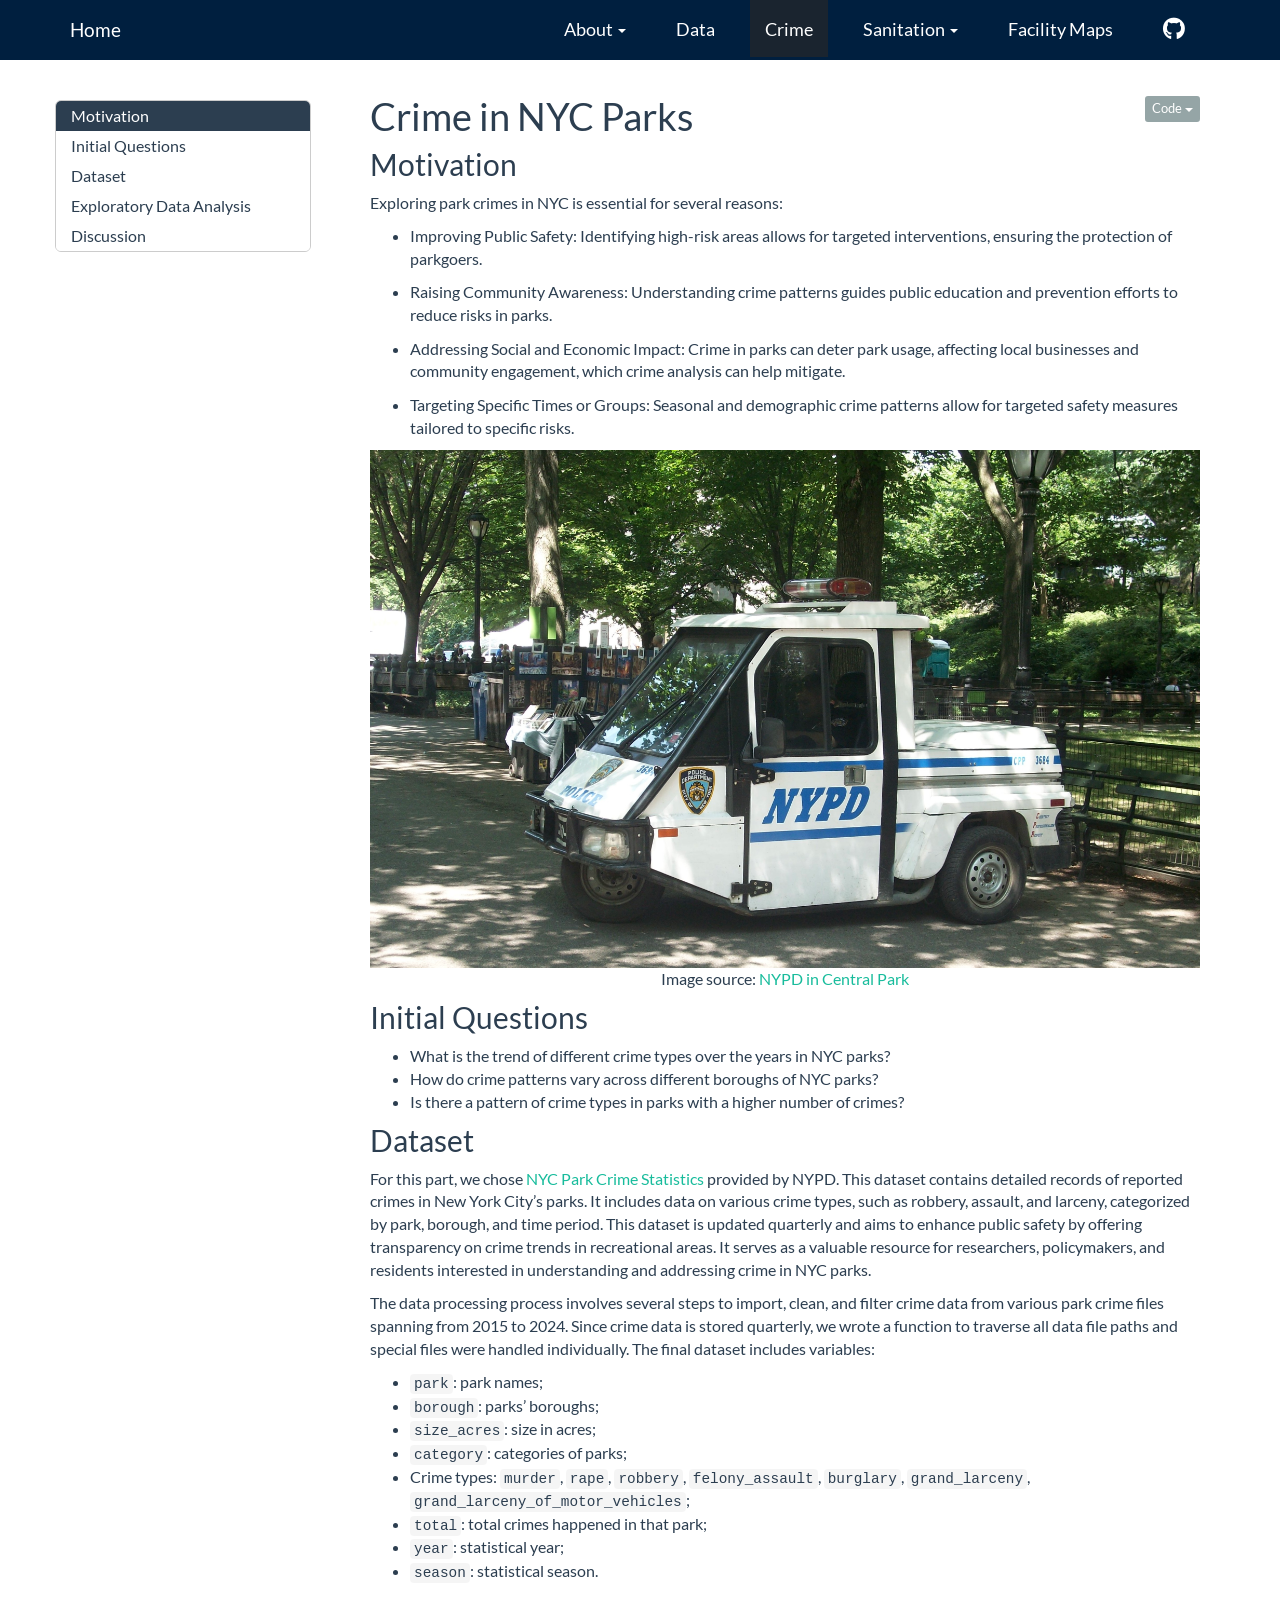
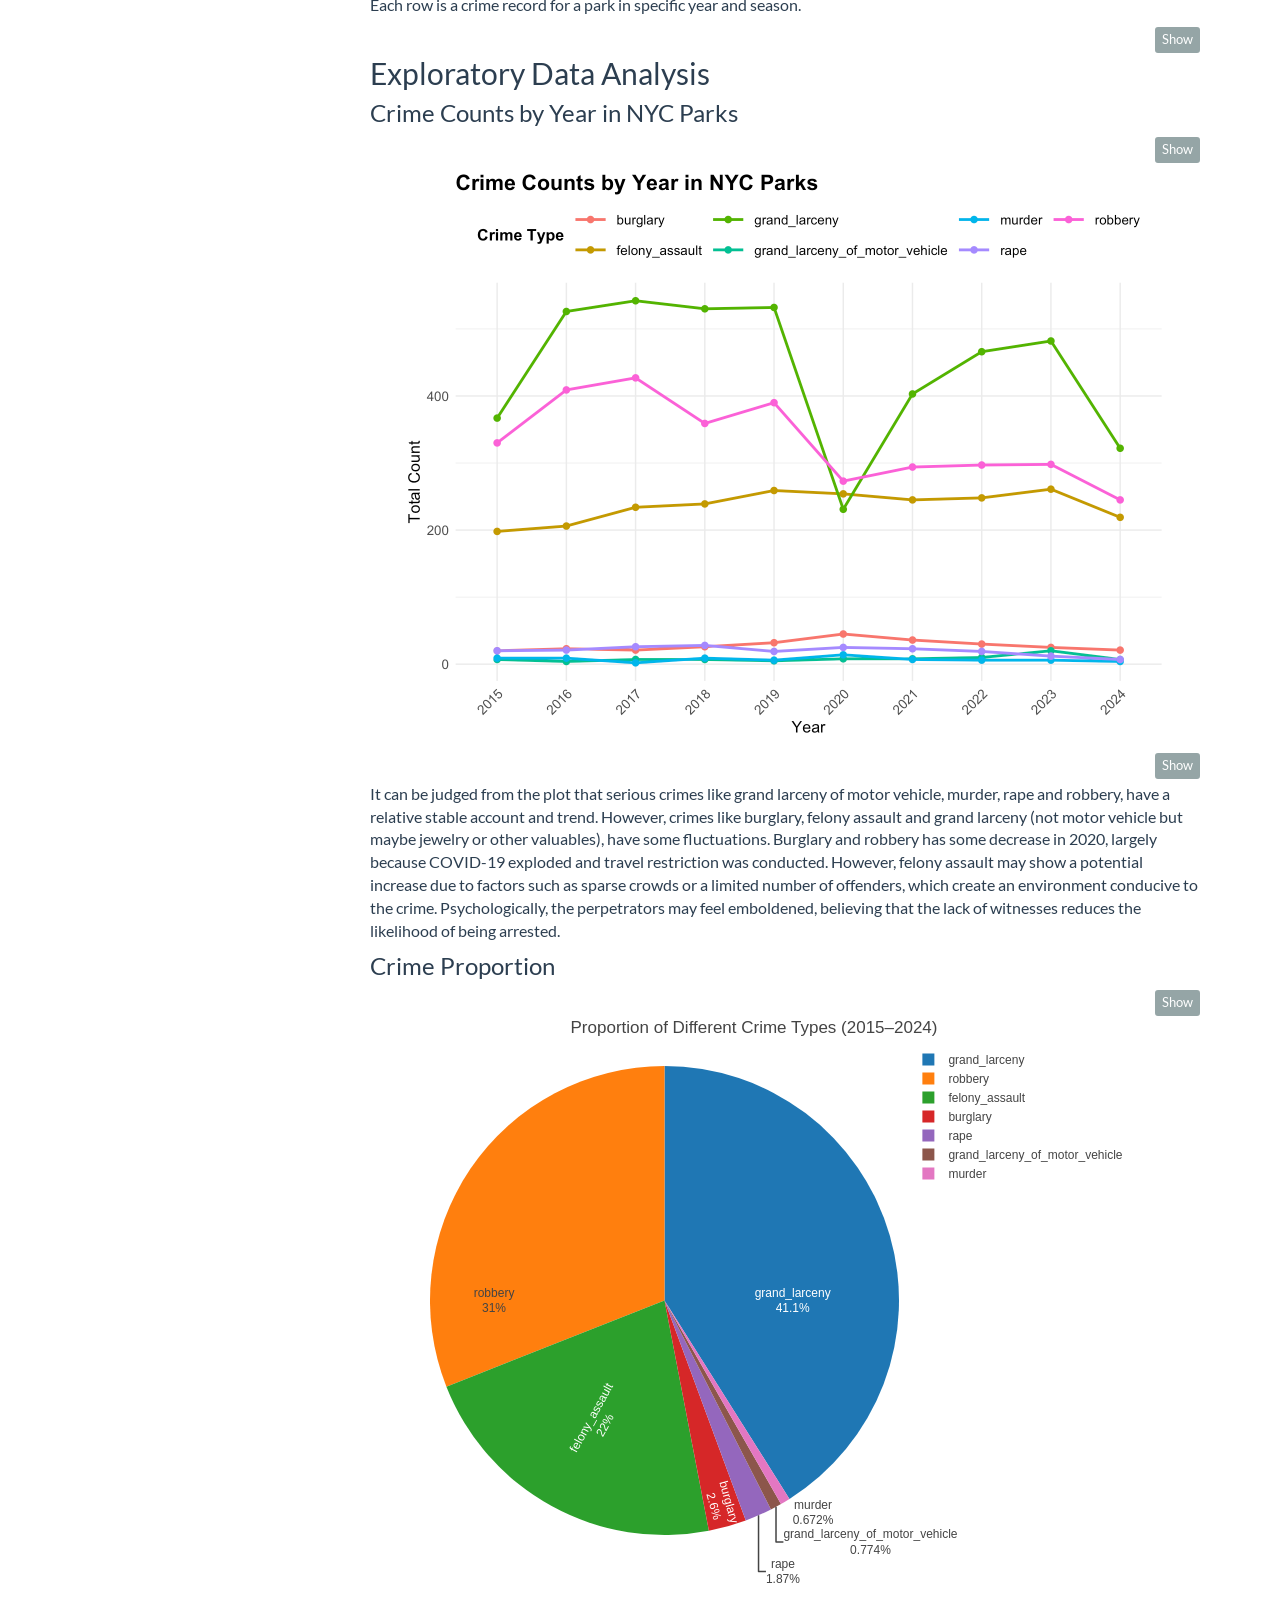
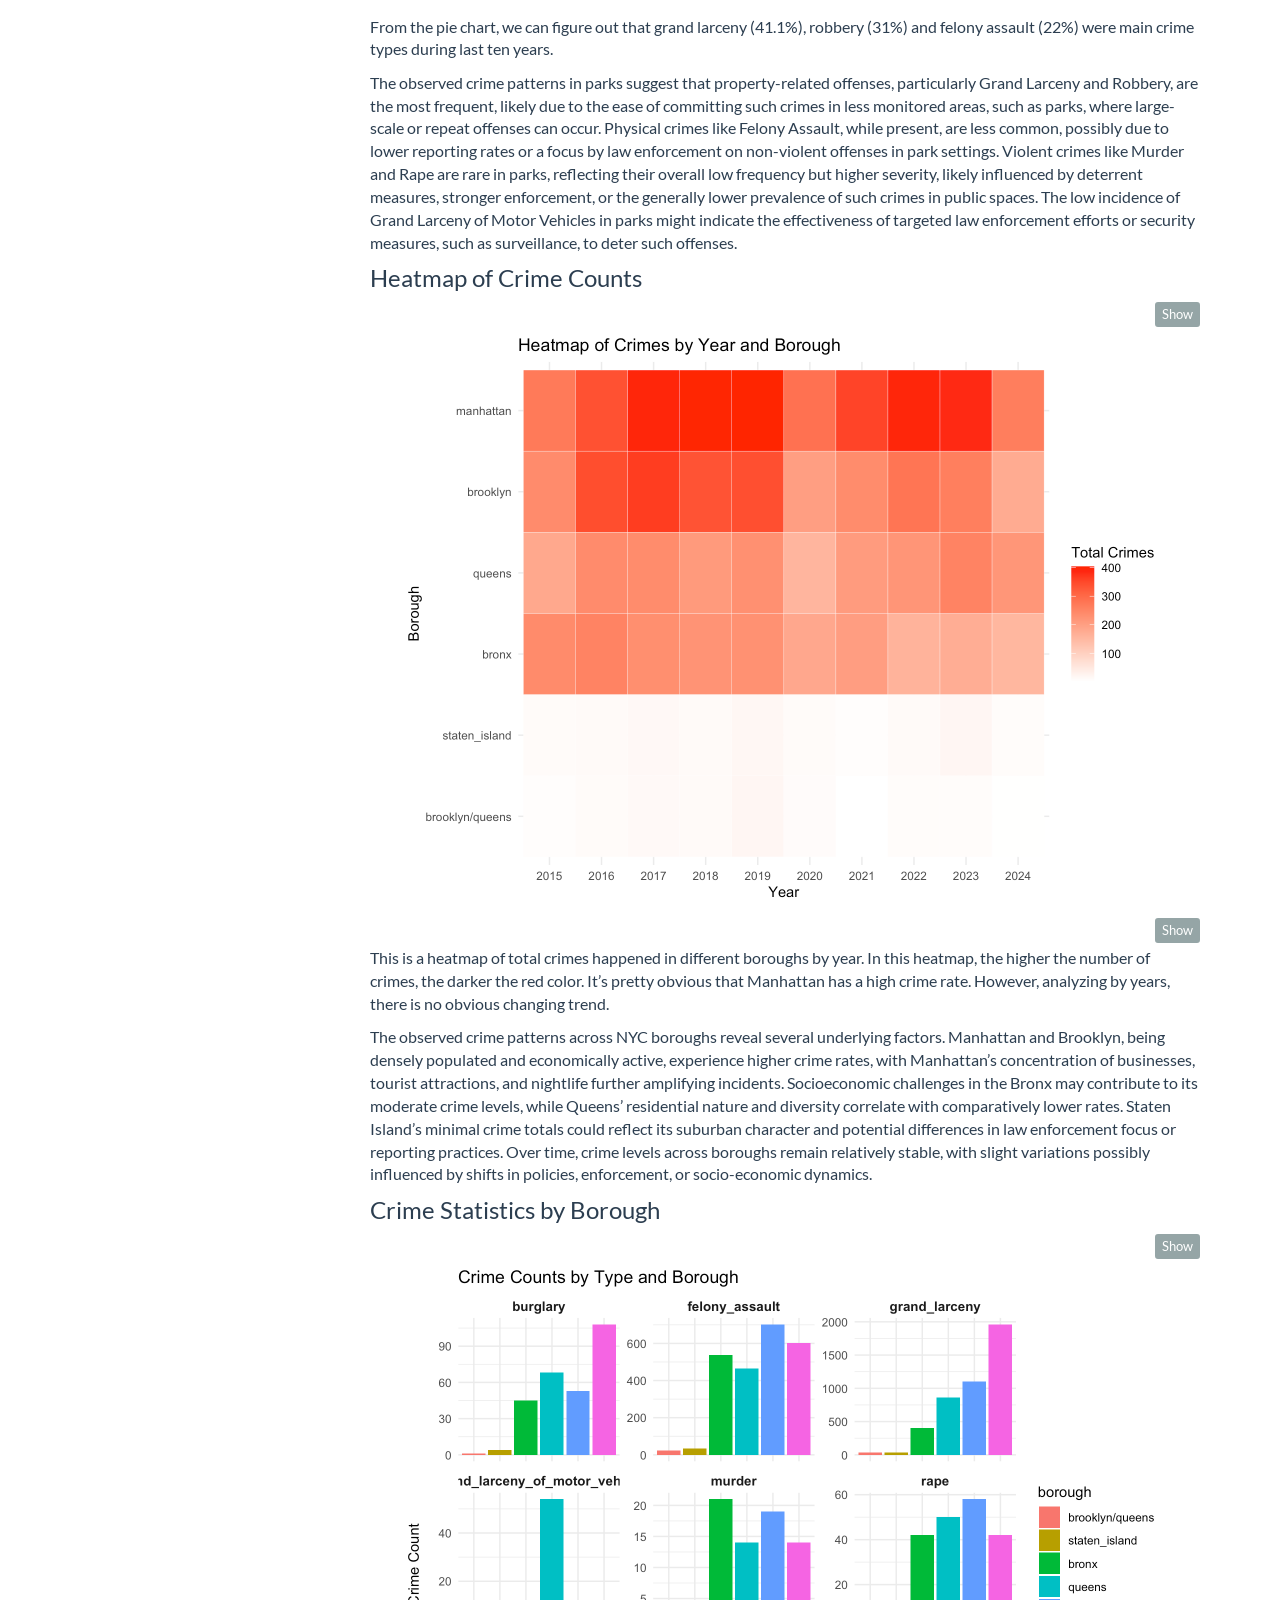
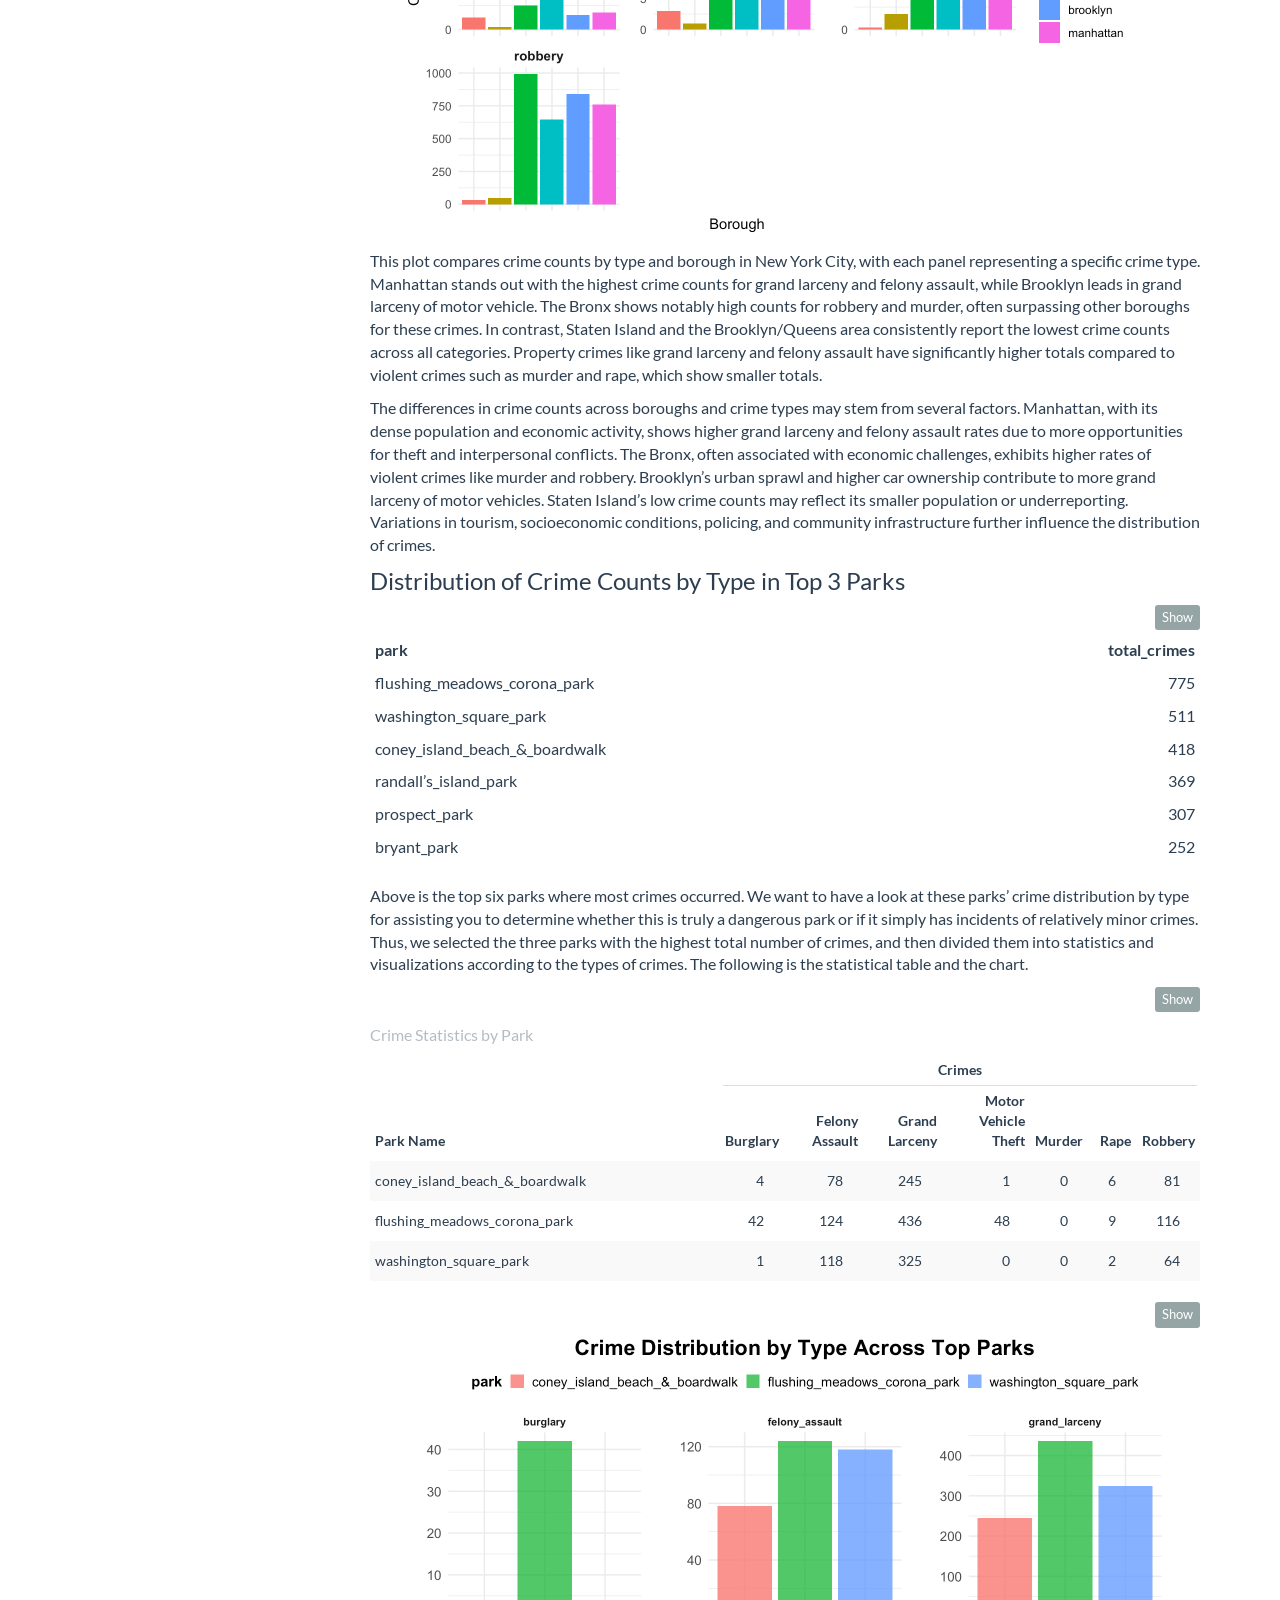
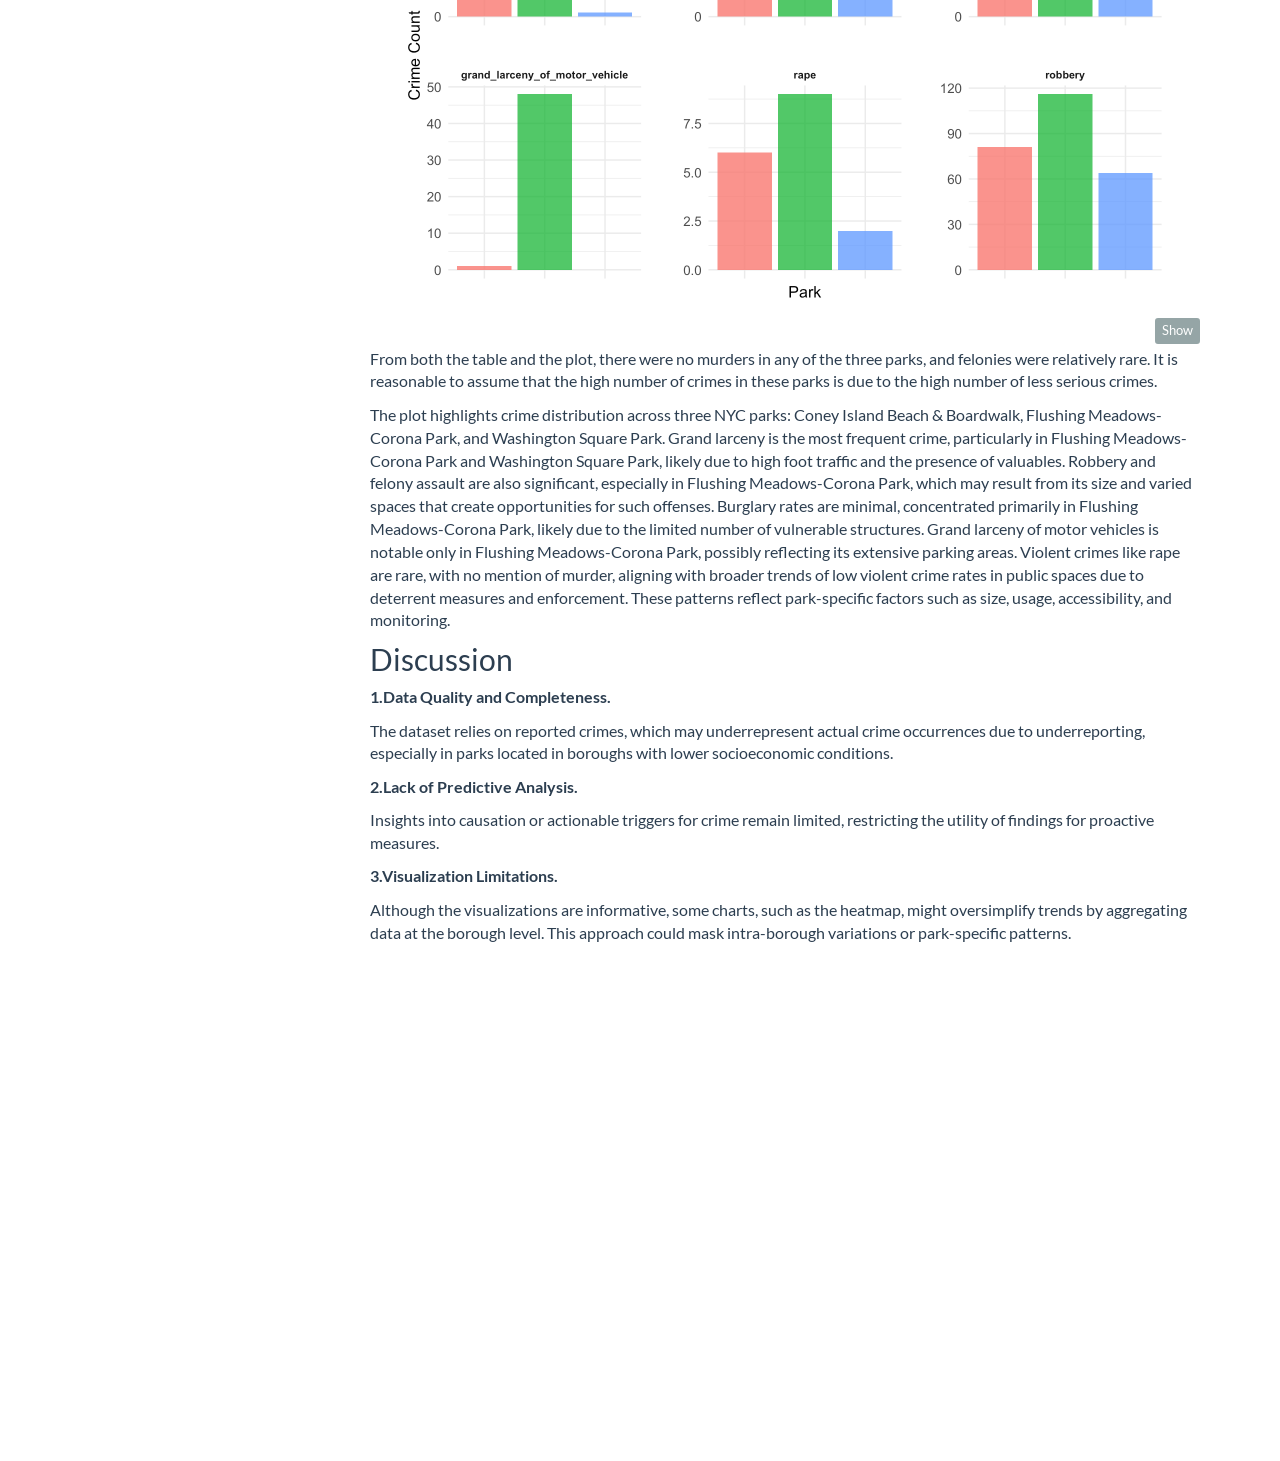
<file: crime.html>
<!DOCTYPE html>

<html>

<head>

<meta charset="utf-8" />
<meta name="generator" content="pandoc" />
<meta http-equiv="X-UA-Compatible" content="IE=EDGE" />




<title>Crime in NYC Parks</title>

<script src="site_libs/header-attrs-2.28/header-attrs.js"></script>
<script src="site_libs/jquery-3.6.0/jquery-3.6.0.min.js"></script>
<meta name="viewport" content="width=device-width, initial-scale=1" />
<link href="site_libs/bootstrap-3.3.5/css/flatly.min.css" rel="stylesheet" />
<script src="site_libs/bootstrap-3.3.5/js/bootstrap.min.js"></script>
<script src="site_libs/bootstrap-3.3.5/shim/html5shiv.min.js"></script>
<script src="site_libs/bootstrap-3.3.5/shim/respond.min.js"></script>
<style>h1 {font-size: 34px;}
       h1.title {font-size: 38px;}
       h2 {font-size: 30px;}
       h3 {font-size: 24px;}
       h4 {font-size: 18px;}
       h5 {font-size: 16px;}
       h6 {font-size: 12px;}
       code {color: inherit; background-color: rgba(0, 0, 0, 0.04);}
       pre:not([class]) { background-color: white }</style>
<script src="site_libs/jqueryui-1.13.2/jquery-ui.min.js"></script>
<link href="site_libs/tocify-1.9.1/jquery.tocify.css" rel="stylesheet" />
<script src="site_libs/tocify-1.9.1/jquery.tocify.js"></script>
<script src="site_libs/navigation-1.1/tabsets.js"></script>
<script src="site_libs/navigation-1.1/codefolding.js"></script>
<link href="site_libs/highlightjs-9.12.0/default.css" rel="stylesheet" />
<script src="site_libs/highlightjs-9.12.0/highlight.js"></script>
<link href="site_libs/htmltools-fill-0.5.8.1/fill.css" rel="stylesheet" />
<script src="site_libs/htmlwidgets-1.6.4/htmlwidgets.js"></script>
<script src="site_libs/plotly-binding-4.10.4/plotly.js"></script>
<script src="site_libs/typedarray-0.1/typedarray.min.js"></script>
<link href="site_libs/crosstalk-1.2.1/css/crosstalk.min.css" rel="stylesheet" />
<script src="site_libs/crosstalk-1.2.1/js/crosstalk.min.js"></script>
<link href="site_libs/plotly-htmlwidgets-css-2.11.1/plotly-htmlwidgets.css" rel="stylesheet" />
<script src="site_libs/plotly-main-2.11.1/plotly-latest.min.js"></script>
<script src="site_libs/kePrint-0.0.1/kePrint.js"></script>
<link href="site_libs/lightable-0.0.1/lightable.css" rel="stylesheet" />
<link href="site_libs/font-awesome-6.4.2/css/all.min.css" rel="stylesheet" />
<link href="site_libs/font-awesome-6.4.2/css/v4-shims.min.css" rel="stylesheet" />
<html>
<head>
<script>
  // Dynamically set the favicon based on the page URL
  const url = window.location.pathname; // Get the current page's URL path
  let faviconPath = "images/favicon.png"; // Default favicon

  // Set favicon based on specific keywords in the URL
  if (url.includes("restroom")) {
    faviconPath = "images/restroom_icon.png";
  } else if (url.includes("cleanliness")) {
    faviconPath = "images/cleanliness_icon.jpg";
  } else if (url.includes("crime")) {
    faviconPath = "images/crime_icon.png";
  } else if (url.includes("syringe")) {
    faviconPath = "images/needle.png";
  }

  // Dynamically create and append the favicon link
  const link = document.createElement("link");
  link.rel = "shortcut icon";
  link.href = faviconPath;
  document.head.appendChild(link);
</script>
</head>
</html>

<style type="text/css">
  code{white-space: pre-wrap;}
  span.smallcaps{font-variant: small-caps;}
  span.underline{text-decoration: underline;}
  div.column{display: inline-block; vertical-align: top; width: 50%;}
  div.hanging-indent{margin-left: 1.5em; text-indent: -1.5em;}
  ul.task-list{list-style: none;}
    </style>

<style type="text/css">code{white-space: pre;}</style>
<script type="text/javascript">
if (window.hljs) {
  hljs.configure({languages: []});
  hljs.initHighlightingOnLoad();
  if (document.readyState && document.readyState === "complete") {
    window.setTimeout(function() { hljs.initHighlighting(); }, 0);
  }
}
</script>






<link rel="stylesheet" href="styles.css" type="text/css" />



<style type = "text/css">
.main-container {
  max-width: 940px;
  margin-left: auto;
  margin-right: auto;
}
img {
  max-width:100%;
}
.tabbed-pane {
  padding-top: 12px;
}
.html-widget {
  margin-bottom: 20px;
}
button.code-folding-btn:focus {
  outline: none;
}
summary {
  display: list-item;
}
details > summary > p:only-child {
  display: inline;
}
pre code {
  padding: 0;
}
</style>


<style type="text/css">
.dropdown-submenu {
  position: relative;
}
.dropdown-submenu>.dropdown-menu {
  top: 0;
  left: 100%;
  margin-top: -6px;
  margin-left: -1px;
  border-radius: 0 6px 6px 6px;
}
.dropdown-submenu:hover>.dropdown-menu {
  display: block;
}
.dropdown-submenu>a:after {
  display: block;
  content: " ";
  float: right;
  width: 0;
  height: 0;
  border-color: transparent;
  border-style: solid;
  border-width: 5px 0 5px 5px;
  border-left-color: #cccccc;
  margin-top: 5px;
  margin-right: -10px;
}
.dropdown-submenu:hover>a:after {
  border-left-color: #adb5bd;
}
.dropdown-submenu.pull-left {
  float: none;
}
.dropdown-submenu.pull-left>.dropdown-menu {
  left: -100%;
  margin-left: 10px;
  border-radius: 6px 0 6px 6px;
}
</style>

<script type="text/javascript">
// manage active state of menu based on current page
$(document).ready(function () {
  // active menu anchor
  href = window.location.pathname
  href = href.substr(href.lastIndexOf('/') + 1)
  if (href === "")
    href = "index.html";
  var menuAnchor = $('a[href="' + href + '"]');

  // mark the anchor link active (and if it's in a dropdown, also mark that active)
  var dropdown = menuAnchor.closest('li.dropdown');
  if (window.bootstrap) { // Bootstrap 4+
    menuAnchor.addClass('active');
    dropdown.find('> .dropdown-toggle').addClass('active');
  } else { // Bootstrap 3
    menuAnchor.parent().addClass('active');
    dropdown.addClass('active');
  }

  // Navbar adjustments
  var navHeight = $(".navbar").first().height() + 15;
  var style = document.createElement('style');
  var pt = "padding-top: " + navHeight + "px; ";
  var mt = "margin-top: -" + navHeight + "px; ";
  var css = "";
  // offset scroll position for anchor links (for fixed navbar)
  for (var i = 1; i <= 6; i++) {
    css += ".section h" + i + "{ " + pt + mt + "}\n";
  }
  style.innerHTML = "body {" + pt + "padding-bottom: 40px; }\n" + css;
  document.head.appendChild(style);
});
</script>

<!-- tabsets -->

<style type="text/css">
.tabset-dropdown > .nav-tabs {
  display: inline-table;
  max-height: 500px;
  min-height: 44px;
  overflow-y: auto;
  border: 1px solid #ddd;
  border-radius: 4px;
}

.tabset-dropdown > .nav-tabs > li.active:before, .tabset-dropdown > .nav-tabs.nav-tabs-open:before {
  content: "\e259";
  font-family: 'Glyphicons Halflings';
  display: inline-block;
  padding: 10px;
  border-right: 1px solid #ddd;
}

.tabset-dropdown > .nav-tabs.nav-tabs-open > li.active:before {
  content: "\e258";
  font-family: 'Glyphicons Halflings';
  border: none;
}

.tabset-dropdown > .nav-tabs > li.active {
  display: block;
}

.tabset-dropdown > .nav-tabs > li > a,
.tabset-dropdown > .nav-tabs > li > a:focus,
.tabset-dropdown > .nav-tabs > li > a:hover {
  border: none;
  display: inline-block;
  border-radius: 4px;
  background-color: transparent;
}

.tabset-dropdown > .nav-tabs.nav-tabs-open > li {
  display: block;
  float: none;
}

.tabset-dropdown > .nav-tabs > li {
  display: none;
}
</style>

<!-- code folding -->
<style type="text/css">
.code-folding-btn { margin-bottom: 4px; }
</style>



<style type="text/css">

#TOC {
  margin: 25px 0px 20px 0px;
}
@media (max-width: 768px) {
#TOC {
  position: relative;
  width: 100%;
}
}

@media print {
.toc-content {
  /* see https://github.com/w3c/csswg-drafts/issues/4434 */
  float: right;
}
}

.toc-content {
  padding-left: 30px;
  padding-right: 40px;
}

div.main-container {
  max-width: 1200px;
}

div.tocify {
  width: 20%;
  max-width: 260px;
  max-height: 85%;
}

@media (min-width: 768px) and (max-width: 991px) {
  div.tocify {
    width: 25%;
  }
}

@media (max-width: 767px) {
  div.tocify {
    width: 100%;
    max-width: none;
  }
}

.tocify ul, .tocify li {
  line-height: 20px;
}

.tocify-subheader .tocify-item {
  font-size: 0.90em;
}

.tocify .list-group-item {
  border-radius: 0px;
}


</style>



</head>

<body>


<div class="container-fluid main-container">


<!-- setup 3col/9col grid for toc_float and main content  -->
<div class="row">
<div class="col-xs-12 col-sm-4 col-md-3">
<div id="TOC" class="tocify">
</div>
</div>

<div class="toc-content col-xs-12 col-sm-8 col-md-9">




<div class="navbar navbar-default  navbar-fixed-top" role="navigation">
  <div class="container">
    <div class="navbar-header">
      <button type="button" class="navbar-toggle collapsed" data-toggle="collapse" data-bs-toggle="collapse" data-target="#navbar" data-bs-target="#navbar">
        <span class="icon-bar"></span>
        <span class="icon-bar"></span>
        <span class="icon-bar"></span>
      </button>
      <a class="navbar-brand" href="index.html">Home</a>
    </div>
    <div id="navbar" class="navbar-collapse collapse">
      <ul class="nav navbar-nav">
        
      </ul>
      <ul class="nav navbar-nav navbar-right">
        <li class="dropdown">
  <a href="#" class="dropdown-toggle" data-toggle="dropdown" role="button" data-bs-toggle="dropdown" aria-expanded="false">
    About
     
    <span class="caret"></span>
  </a>
  <ul class="dropdown-menu" role="menu">
    <li>
      <a href="report.html">Report</a>
    </li>
    <li>
      <a href="about_team.html">About the Team</a>
    </li>
  </ul>
</li>
<li>
  <a href="data.html">Data</a>
</li>
<li>
  <a href="crime.html">Crime</a>
</li>
<li class="dropdown">
  <a href="#" class="dropdown-toggle" data-toggle="dropdown" role="button" data-bs-toggle="dropdown" aria-expanded="false">
    Sanitation
     
    <span class="caret"></span>
  </a>
  <ul class="dropdown-menu" role="menu">
    <li>
      <a href="cleanliness.html">Overall Cleanliness</a>
    </li>
    <li>
      <a href="restroom.html">Restroom</a>
    </li>
    <li>
      <a href="syringe.html">Syringe</a>
    </li>
  </ul>
</li>
<li>
  <a href="https://summer-lxt-32.shinyapps.io/shiny/">Facility Maps</a>
</li>
<li>
  <a href="https://github.com/mh4588/p8105_final_project">
    <span class="fa fa-github fa-lg"></span>
     
  </a>
</li>
      </ul>
    </div><!--/.nav-collapse -->
  </div><!--/.container -->
</div><!--/.navbar -->

<div id="header">

<div class="btn-group pull-right float-right">
<button type="button" class="btn btn-default btn-xs btn-secondary btn-sm dropdown-toggle" data-toggle="dropdown" data-bs-toggle="dropdown" aria-haspopup="true" aria-expanded="false"><span>Code</span> <span class="caret"></span></button>
<ul class="dropdown-menu dropdown-menu-right" style="min-width: 50px;">
<li><a id="rmd-show-all-code" href="#">Show All Code</a></li>
<li><a id="rmd-hide-all-code" href="#">Hide All Code</a></li>
</ul>
</div>



<h1 class="title toc-ignore">Crime in NYC Parks</h1>

</div>


<div id="motivation" class="section level2">
<h2>Motivation</h2>
<p>Exploring park crimes in NYC is essential for several reasons:</p>
<ul>
<li><p>Improving Public Safety: Identifying high-risk areas allows for
targeted interventions, ensuring the protection of parkgoers.</p></li>
<li><p>Raising Community Awareness: Understanding crime patterns guides
public education and prevention efforts to reduce risks in
parks.</p></li>
<li><p>Addressing Social and Economic Impact: Crime in parks can deter
park usage, affecting local businesses and community engagement, which
crime analysis can help mitigate.</p></li>
<li><p>Targeting Specific Times or Groups: Seasonal and demographic
crime patterns allow for targeted safety measures tailored to specific
risks.</p></li>
</ul>
<div style="text-align: center;">
<p><img src="images/NYPD.jpg" /> Image source: <a
href="https://commons.wikimedia.org/wiki/File:NYPD_3_wheeled_car_in_Central_Park.JPG">NYPD
in Central Park</a></p>
</div>
</div>
<div id="initial-questions" class="section level2">
<h2>Initial Questions</h2>
<ul>
<li>What is the trend of different crime types over the years in NYC
parks?<br />
</li>
<li>How do crime patterns vary across different boroughs of NYC
parks?<br />
</li>
<li>Is there a pattern of crime types in parks with a higher number of
crimes?</li>
</ul>
</div>
<div id="dataset" class="section level2">
<h2>Dataset</h2>
<p>For this part, we chose <a
href="https://www.nyc.gov/site/nypd/stats/crime-statistics/park-crime-stats.page">NYC
Park Crime Statistics</a> provided by NYPD. This dataset contains
detailed records of reported crimes in New York City’s parks. It
includes data on various crime types, such as robbery, assault, and
larceny, categorized by park, borough, and time period. This dataset is
updated quarterly and aims to enhance public safety by offering
transparency on crime trends in recreational areas. It serves as a
valuable resource for researchers, policymakers, and residents
interested in understanding and addressing crime in NYC parks.</p>
<p>The data processing process involves several steps to import, clean,
and filter crime data from various park crime files spanning from 2015
to 2024. Since crime data is stored quarterly, we wrote a function to
traverse all data file paths and special files were handled
individually. The final dataset includes variables:</p>
<ul>
<li><code>park</code>: park names;<br />
</li>
<li><code>borough</code>: parks’ boroughs;<br />
</li>
<li><code>size_acres</code>: size in acres;<br />
</li>
<li><code>category</code>: categories of parks;<br />
</li>
<li>Crime types: <code>murder</code>, <code>rape</code>,
<code>robbery</code>, <code>felony_assault</code>,
<code>burglary</code>, <code>grand_larceny</code>,
<code>grand_larceny_of_motor_vehicles</code>;<br />
</li>
<li><code>total</code>: total crimes happened in that park;<br />
</li>
<li><code>year</code>: statistical year;<br />
</li>
<li><code>season</code>: statistical season.</li>
</ul>
<p>Each row is a crime record for a park in specific year and
season.</p>
<pre class="r"><code># Define a function to import and clean a single file with exceptions
import_park_crime_data = function(year, season) {
  # Skip 2024 Q4
  if (year == 2024 &amp;&amp; season == &quot;q4&quot;) {
    return(NULL)
  }
  
  # Determine the file path
  file_path = sprintf(&quot;data/nycparks_crime/%d/nyc-park-crime-stats-%s-%d.xlsx&quot;, year, season, year)
  
  # Use skip = 4 for specific files, otherwise skip = 3
  skip_rows = ifelse((year == 2015 &amp;&amp; season %in% c(&quot;q1&quot;, &quot;q2&quot;, &quot;q3&quot;)) || (year == 2018 &amp;&amp; season == &quot;q2&quot;), 4, 3)
  
  # Attempt to read the file
  data = tryCatch(
    {
      read_excel(file_path, skip = skip_rows) |&gt;
        janitor::clean_names()
    },
    error = function(e) {
      warning(sprintf(&quot;Failed to read file: %s. Error: %s&quot;, file_path, e$message))
      return(NULL) # Skip problematic files
    }
  )
  
  # Check if the &#39;park&#39; column exists, and proceed accordingly
  if (!&quot;park&quot; %in% names(data)) {
    warning(sprintf(&quot;Column &#39;park&#39; not found in file: %s&quot;, file_path))
    return(NULL) # Return NULL for this file if &#39;park&#39; is missing
  }
  
    # List of columns to ensure numeric
  numeric_columns = c(
    &quot;size_acres&quot;, &quot;murder&quot;, &quot;rape&quot;, &quot;robbery&quot;, &quot;felony_assault&quot;, 
    &quot;burglary&quot;, &quot;grand_larceny&quot;, &quot;grand_larceny_of_motor_vehicle&quot;, &quot;total&quot;
  )
  
  # Add missing numeric columns as NA
  missing_columns = setdiff(numeric_columns, names(data))
  if (length(missing_columns) &gt; 0) {
    data[missing_columns] = NA
  }
  
  # Ensure these columns are numeric
  data = data |&gt;
    mutate(across(all_of(numeric_columns), as.numeric))
  
  # Perform cleaning and filtering
  data |&gt;
    mutate(
      park = str_replace_all(str_to_lower(park), &quot; &quot;, &quot;_&quot;),
      borough = str_replace_all(str_to_lower(borough), &quot; &quot;, &quot;_&quot;),
      category = str_replace_all(str_to_lower(category), &quot; &quot;, &quot;_&quot;),
      year = year,
      season = season
    ) |&gt;
    filter(total &gt; 0)
}

# Generate a data frame with all combinations of years and seasons
years = 2015:2024
seasons = c(&quot;q1&quot;, &quot;q2&quot;, &quot;q3&quot;, &quot;q4&quot;)
year_season_combinations = expand.grid(year = years, season = seasons)

# Import and combine all the data
all_park_crime_data = year_season_combinations |&gt;
  pmap_dfr(~ import_park_crime_data(..1, ..2))

all_park_crime_data = all_park_crime_data |&gt;
  filter(
    park != &quot;total&quot;
  )</code></pre>
</div>
<div id="exploratory-data-analysis" class="section level2">
<h2>Exploratory Data Analysis</h2>
<div id="crime-counts-by-year-in-nyc-parks" class="section level3">
<h3>Crime Counts by Year in NYC Parks</h3>
<pre class="r"><code># Prepare data for plotting
crime_data_long = all_park_crime_data |&gt;
  select(year, murder, rape, robbery, felony_assault, burglary, grand_larceny, grand_larceny_of_motor_vehicle) |&gt;
  pivot_longer(
    cols = c(murder, rape, robbery, felony_assault, burglary, grand_larceny, grand_larceny_of_motor_vehicle),
    names_to = &quot;crime_type&quot;,
    values_to = &quot;count&quot;
  ) |&gt;
  group_by(year, crime_type) |&gt;
  summarize(total_count = sum(count, na.rm = TRUE), .groups = &quot;drop&quot;)

crime_data_long$year = as.factor(crime_data_long$year)

# Plot the data
p1 = ggplot(crime_data_long, aes(x = year, y = total_count, color = crime_type, group = crime_type)) +
  geom_line(size = 1) +
  geom_point(size = 2) +
  labs(
    title = &quot;Crime Counts by Year in NYC Parks&quot;,
    x = &quot;Year&quot;,
    y = &quot;Total Count&quot;,
    color = &quot;Crime Type&quot;
  ) +
  theme_minimal() +
  theme(
    plot.title = element_text(size = 16, face = &quot;bold&quot;),
    axis.text = element_text(size = 10),
    axis.title = element_text(size = 12),
    axis.text.x = element_text(angle = 45, hjust = 1),
    legend.position = &quot;top&quot;, # Move the legend to the top
    legend.title = element_text(size = 12, face = &quot;bold&quot;), # Style the legend title
    legend.text = element_text(size = 10), # Style the legend text
    legend.margin = margin(t = 5, b = 5), # Adjust spacing around the legend
    legend.key.width = unit(1, &quot;cm&quot;) # Adjust the key width for better readability
  )

p1</code></pre>
<p><img src="crime_files/figure-html/unnamed-chunk-2-1.png" width="768" style="display: block; margin: auto;" /></p>
<pre class="r"><code>ggsave(&quot;images/report/crime_1.png&quot;, p1, width = 8, height = 6, dpi = 300)</code></pre>
<p>It can be judged from the plot that serious crimes like grand larceny
of motor vehicle, murder, rape and robbery, have a relative stable
account and trend. However, crimes like burglary, felony assault and
grand larceny (not motor vehicle but maybe jewelry or other valuables),
have some fluctuations. Burglary and robbery has some decrease in 2020,
largely because COVID-19 exploded and travel restriction was conducted.
However, felony assault may show a potential increase due to factors
such as sparse crowds or a limited number of offenders, which create an
environment conducive to the crime. Psychologically, the perpetrators
may feel emboldened, believing that the lack of witnesses reduces the
likelihood of being arrested.</p>
</div>
<div id="crime-proportion" class="section level3">
<h3>Crime Proportion</h3>
<pre class="r"><code>library(plotly)

crime_types = all_park_crime_data |&gt;
  select(murder, rape, robbery, felony_assault, burglary, grand_larceny, grand_larceny_of_motor_vehicle) |&gt;
  summarize(across(everything(), sum, na.rm = TRUE)) |&gt;
  pivot_longer(cols = everything(), names_to = &quot;crime_type&quot;, values_to = &quot;total_crimes&quot;)

# Create a pie chart
p2 = plot_ly(
  data = crime_types,
  labels = ~crime_type,
  values = ~total_crimes,
  type = &#39;pie&#39;,
  textinfo = &#39;label+percent&#39;,
  insidetextorientation = &#39;radial&#39;
) |&gt;
  layout(
    title = &quot;Proportion of Different Crime Types (2015–2024)&quot;,
    showlegend = TRUE
  )

p2</code></pre>
<div class="plotly html-widget html-fill-item" id="htmlwidget-752351fe322b630134f7" style="width:768px;height:576px;"></div>
<script type="application/json" data-for="htmlwidget-752351fe322b630134f7">{"x":{"visdat":{"13c654219d4f1":["function () ","plotlyVisDat"]},"cur_data":"13c654219d4f1","attrs":{"13c654219d4f1":{"labels":{},"values":{},"textinfo":"label+percent","insidetextorientation":"radial","alpha_stroke":1,"sizes":[10,100],"spans":[1,20],"type":"pie"}},"layout":{"margin":{"b":40,"l":60,"t":25,"r":10},"title":"Proportion of Different Crime Types (2015–2024)","showlegend":true,"hovermode":"closest"},"source":"A","config":{"modeBarButtonsToAdd":["hoverclosest","hovercompare"],"showSendToCloud":false},"data":[{"labels":["murder","rape","robbery","felony_assault","burglary","grand_larceny","grand_larceny_of_motor_vehicle"],"values":[72,200,3322,2363,279,4401,83],"textinfo":"label+percent","insidetextorientation":"radial","type":"pie","marker":{"color":"rgba(31,119,180,1)","line":{"color":"rgba(255,255,255,1)"}},"frame":null}],"highlight":{"on":"plotly_click","persistent":false,"dynamic":false,"selectize":false,"opacityDim":0.20000000000000001,"selected":{"opacity":1},"debounce":0},"shinyEvents":["plotly_hover","plotly_click","plotly_selected","plotly_relayout","plotly_brushed","plotly_brushing","plotly_clickannotation","plotly_doubleclick","plotly_deselect","plotly_afterplot","plotly_sunburstclick"],"base_url":"https://plot.ly"},"evals":[],"jsHooks":[]}</script>
<p>From the pie chart, we can figure out that grand larceny (41.1%),
robbery (31%) and felony assault (22%) were main crime types during last
ten years.</p>
<p>The observed crime patterns in parks suggest that property-related
offenses, particularly Grand Larceny and Robbery, are the most frequent,
likely due to the ease of committing such crimes in less monitored
areas, such as parks, where large-scale or repeat offenses can occur.
Physical crimes like Felony Assault, while present, are less common,
possibly due to lower reporting rates or a focus by law enforcement on
non-violent offenses in park settings. Violent crimes like Murder and
Rape are rare in parks, reflecting their overall low frequency but
higher severity, likely influenced by deterrent measures, stronger
enforcement, or the generally lower prevalence of such crimes in public
spaces. The low incidence of Grand Larceny of Motor Vehicles in parks
might indicate the effectiveness of targeted law enforcement efforts or
security measures, such as surveillance, to deter such offenses.</p>
</div>
<div id="heatmap-of-crime-counts" class="section level3">
<h3>Heatmap of Crime Counts</h3>
<pre class="r"><code>crime_heatmap = all_park_crime_data |&gt;
  group_by(year, borough) |&gt;
  mutate(
    year = as.factor(year)
  ) |&gt;
  filter(
    park != &quot;total&quot;
  )|&gt;
  summarize(total_crimes = sum(total, na.rm = TRUE))


p3 = ggplot(crime_heatmap, aes(x = year, y = reorder(borough, total_crimes, sum), fill = total_crimes)) +
  geom_tile(color = &quot;white&quot;) +
  scale_fill_gradient(low = &quot;white&quot;, high = &quot;red&quot;) +
  labs(
    title = &quot;Heatmap of Crimes by Year and Borough&quot;,
    x = &quot;Year&quot;,
    y = &quot;Borough&quot;,
    fill = &quot;Total Crimes&quot;
  ) +
  theme_minimal()

p3</code></pre>
<p><img src="crime_files/figure-html/unnamed-chunk-5-1.png" width="768" style="display: block; margin: auto;" /></p>
<pre class="r"><code>ggsave(&quot;images/report/crime_3.png&quot;, p3, width = 8, height = 6, dpi = 300)</code></pre>
<p>This is a heatmap of total crimes happened in different boroughs by
year. In this heatmap, the higher the number of crimes, the darker the
red color. It’s pretty obvious that Manhattan has a high crime rate.
However, analyzing by years, there is no obvious changing trend.</p>
<p>The observed crime patterns across NYC boroughs reveal several
underlying factors. Manhattan and Brooklyn, being densely populated and
economically active, experience higher crime rates, with Manhattan’s
concentration of businesses, tourist attractions, and nightlife further
amplifying incidents. Socioeconomic challenges in the Bronx may
contribute to its moderate crime levels, while Queens’ residential
nature and diversity correlate with comparatively lower rates. Staten
Island’s minimal crime totals could reflect its suburban character and
potential differences in law enforcement focus or reporting practices.
Over time, crime levels across boroughs remain relatively stable, with
slight variations possibly influenced by shifts in policies,
enforcement, or socio-economic dynamics.</p>
</div>
<div id="crime-statistics-by-borough" class="section level3">
<h3>Crime Statistics by Borough</h3>
<pre class="r"><code># Pivot data to a longer format for plotting
crime_by_borough = all_park_crime_data |&gt;
    replace_na(list(
    murder = 0,
    rape = 0,
    robbery = 0,
    felony_assault = 0,
    burglary = 0,
    grand_larceny = 0,
    grand_larceny_of_motor_vehicle = 0
  )) |&gt;
  pivot_longer(
    cols = c(murder, rape, robbery, felony_assault, burglary, grand_larceny, grand_larceny_of_motor_vehicle),
    names_to = &quot;crime_type&quot;,
    values_to = &quot;crime_count&quot;
  ) |&gt;
  filter(
    borough != &quot;NA&quot;
  ) |&gt;
  group_by(
    crime_type, borough
  ) |&gt;
  summarise(
    crime_count = sum(crime_count)
  ) |&gt;
  ungroup() |&gt;
  mutate(
    borough = fct_reorder(borough, crime_count, .fun = sum, na.rm = TRUE)
  )


# Plot with facet_wrap
ggplot(crime_by_borough, aes(x = borough, y = crime_count, fill = borough)) +
  geom_col(show.legend = TRUE) +
  facet_wrap(~crime_type, scales = &quot;free_y&quot;) +
  labs(
    title = &quot;Crime Counts by Type and Borough&quot;,
    x = &quot;Borough&quot;,
    y = &quot;Crime Count&quot;
  ) +
  theme_minimal() +
  theme(
    axis.text.x = element_blank(),
    strip.text = element_text(face = &quot;bold&quot;, size = 10)
  )</code></pre>
<p><img src="crime_files/figure-html/unnamed-chunk-7-1.png" width="768" style="display: block; margin: auto;" /></p>
<p>This plot compares crime counts by type and borough in New York City,
with each panel representing a specific crime type. Manhattan stands out
with the highest crime counts for grand larceny and felony assault,
while Brooklyn leads in grand larceny of motor vehicle. The Bronx shows
notably high counts for robbery and murder, often surpassing other
boroughs for these crimes. In contrast, Staten Island and the
Brooklyn/Queens area consistently report the lowest crime counts across
all categories. Property crimes like grand larceny and felony assault
have significantly higher totals compared to violent crimes such as
murder and rape, which show smaller totals.</p>
<p>The differences in crime counts across boroughs and crime types may
stem from several factors. Manhattan, with its dense population and
economic activity, shows higher grand larceny and felony assault rates
due to more opportunities for theft and interpersonal conflicts. The
Bronx, often associated with economic challenges, exhibits higher rates
of violent crimes like murder and robbery. Brooklyn’s urban sprawl and
higher car ownership contribute to more grand larceny of motor vehicles.
Staten Island’s low crime counts may reflect its smaller population or
underreporting. Variations in tourism, socioeconomic conditions,
policing, and community infrastructure further influence the
distribution of crimes.</p>
</div>
<div id="distribution-of-crime-counts-by-type-in-top-3-parks"
class="section level3">
<h3>Distribution of Crime Counts by Type in Top 3 Parks</h3>
<pre class="r"><code># Calculate the total crimes per park
crime_data_summary = all_park_crime_data |&gt; 
  group_by(park) |&gt;
  filter(
    park != &quot;total&quot;
  ) |&gt;
  summarize(total_crimes = sum(total, na.rm = TRUE)) |&gt; 
  arrange(desc(total_crimes))


# Get the top 3 parks with the most crimes
top_parks = crime_data_summary |&gt; head(3) |&gt; pull(park)

# Filter the original data to include only the top 3 parks
crime_data_top_parks = all_park_crime_data |&gt; 
  filter(park %in% top_parks) |&gt;
  pivot_longer(
    cols = murder:grand_larceny_of_motor_vehicle,
    names_to = &quot;crime_type&quot;,
    values_to = &quot;total_count&quot;
  )

knitr::kable(crime_data_summary |&gt;
               head())</code></pre>
<table>
<thead>
<tr class="header">
<th align="left">park</th>
<th align="right">total_crimes</th>
</tr>
</thead>
<tbody>
<tr class="odd">
<td align="left">flushing_meadows_corona_park</td>
<td align="right">775</td>
</tr>
<tr class="even">
<td align="left">washington_square_park</td>
<td align="right">511</td>
</tr>
<tr class="odd">
<td align="left">coney_island_beach_&amp;_boardwalk</td>
<td align="right">418</td>
</tr>
<tr class="even">
<td align="left">randall’s_island_park</td>
<td align="right">369</td>
</tr>
<tr class="odd">
<td align="left">prospect_park</td>
<td align="right">307</td>
</tr>
<tr class="even">
<td align="left">bryant_park</td>
<td align="right">252</td>
</tr>
</tbody>
</table>
<p>Above is the top six parks where most crimes occurred. We want to
have a look at these parks’ crime distribution by type for assisting you
to determine whether this is truly a dangerous park or if it simply has
incidents of relatively minor crimes. Thus, we selected the three parks
with the highest total number of crimes, and then divided them into
statistics and visualizations according to the types of crimes. The
following is the statistical table and the chart.</p>
<pre class="r"><code>top_3_crime_park = crime_data_top_parks |&gt;
  group_by(
    park, crime_type
  ) |&gt;
  summarise(
    count = sum(total_count)
  ) |&gt;
  pivot_wider(
    names_from = crime_type,
    values_from = count
  ) |&gt;
  replace_na(
    list(murder = 0)
  )

top3_crime_table = top_3_crime_park |&gt;
  kbl(
    col.names = c(
      &quot;Park Name&quot;, 
      rep(c(&quot;Burglary&quot;, &quot;Felony Assault&quot;, &quot;Grand Larceny&quot;, 
            &quot;Motor Vehicle Theft&quot;, &quot;Murder&quot;, &quot;Rape&quot;, &quot;Robbery&quot;), 1)
    ),
    caption = &quot;Crime Statistics by Park&quot;
  ) |&gt;
  add_header_above(c(&quot; &quot; = 1, &quot;Crimes&quot; = 7)) |&gt;
  kable_styling(
    full_width = FALSE, 
    bootstrap_options = c(&quot;striped&quot;, &quot;hover&quot;, &quot;condensed&quot;),
    position = &quot;center&quot;,
    font_size = 14
  ) |&gt;
  column_spec(1, width = &quot;25em&quot;) |&gt; 
  column_spec(2:8, extra_css = &quot;padding-right: 20px; padding-left: 20px;&quot;) |&gt;
  row_spec(0, bold = TRUE, extra_css = &quot;padding-bottom: 10px;&quot;) |&gt; # Add spacing to header row
  kable_styling(latex_options = &quot;hold_position&quot;) |&gt; 
  row_spec(1:3, extra_css = &quot;padding-top: 10px; padding-bottom: 10px;&quot;)

top3_crime_table</code></pre>
<table class="table table-striped table-hover table-condensed table" style="font-size: 14px; width: auto !important; margin-left: auto; margin-right: auto; margin-left: auto; margin-right: auto;">
<caption style="font-size: initial !important;">
Crime Statistics by Park
</caption>
<thead>
<tr>
<th style="empty-cells: hide;border-bottom:hidden;" colspan="1">
</th>
<th style="border-bottom:hidden;padding-bottom:0; padding-left:3px;padding-right:3px;text-align: center; " colspan="7">
<div style="border-bottom: 1px solid #ddd; padding-bottom: 5px; ">
Crimes
</div>
</th>
</tr>
<tr>
<th style="text-align:left;font-weight: bold;padding-bottom: 10px;">
Park Name
</th>
<th style="text-align:right;font-weight: bold;padding-bottom: 10px;">
Burglary
</th>
<th style="text-align:right;font-weight: bold;padding-bottom: 10px;">
Felony Assault
</th>
<th style="text-align:right;font-weight: bold;padding-bottom: 10px;">
Grand Larceny
</th>
<th style="text-align:right;font-weight: bold;padding-bottom: 10px;">
Motor Vehicle Theft
</th>
<th style="text-align:right;font-weight: bold;padding-bottom: 10px;">
Murder
</th>
<th style="text-align:right;font-weight: bold;padding-bottom: 10px;">
Rape
</th>
<th style="text-align:right;font-weight: bold;padding-bottom: 10px;">
Robbery
</th>
</tr>
</thead>
<tbody>
<tr>
<td style="text-align:left;width: 25em; padding-top: 10px; padding-bottom: 10px;">
coney_island_beach_&amp;_boardwalk
</td>
<td style="text-align:right;padding-right: 20px; padding-left: 20px;padding-top: 10px; padding-bottom: 10px;">
4
</td>
<td style="text-align:right;padding-right: 20px; padding-left: 20px;padding-top: 10px; padding-bottom: 10px;">
78
</td>
<td style="text-align:right;padding-right: 20px; padding-left: 20px;padding-top: 10px; padding-bottom: 10px;">
245
</td>
<td style="text-align:right;padding-right: 20px; padding-left: 20px;padding-top: 10px; padding-bottom: 10px;">
1
</td>
<td style="text-align:right;padding-right: 20px; padding-left: 20px;padding-top: 10px; padding-bottom: 10px;">
0
</td>
<td style="text-align:right;padding-right: 20px; padding-left: 20px;padding-top: 10px; padding-bottom: 10px;">
6
</td>
<td style="text-align:right;padding-right: 20px; padding-left: 20px;padding-top: 10px; padding-bottom: 10px;">
81
</td>
</tr>
<tr>
<td style="text-align:left;width: 25em; padding-top: 10px; padding-bottom: 10px;">
flushing_meadows_corona_park
</td>
<td style="text-align:right;padding-right: 20px; padding-left: 20px;padding-top: 10px; padding-bottom: 10px;">
42
</td>
<td style="text-align:right;padding-right: 20px; padding-left: 20px;padding-top: 10px; padding-bottom: 10px;">
124
</td>
<td style="text-align:right;padding-right: 20px; padding-left: 20px;padding-top: 10px; padding-bottom: 10px;">
436
</td>
<td style="text-align:right;padding-right: 20px; padding-left: 20px;padding-top: 10px; padding-bottom: 10px;">
48
</td>
<td style="text-align:right;padding-right: 20px; padding-left: 20px;padding-top: 10px; padding-bottom: 10px;">
0
</td>
<td style="text-align:right;padding-right: 20px; padding-left: 20px;padding-top: 10px; padding-bottom: 10px;">
9
</td>
<td style="text-align:right;padding-right: 20px; padding-left: 20px;padding-top: 10px; padding-bottom: 10px;">
116
</td>
</tr>
<tr>
<td style="text-align:left;width: 25em; padding-top: 10px; padding-bottom: 10px;">
washington_square_park
</td>
<td style="text-align:right;padding-right: 20px; padding-left: 20px;padding-top: 10px; padding-bottom: 10px;">
1
</td>
<td style="text-align:right;padding-right: 20px; padding-left: 20px;padding-top: 10px; padding-bottom: 10px;">
118
</td>
<td style="text-align:right;padding-right: 20px; padding-left: 20px;padding-top: 10px; padding-bottom: 10px;">
325
</td>
<td style="text-align:right;padding-right: 20px; padding-left: 20px;padding-top: 10px; padding-bottom: 10px;">
0
</td>
<td style="text-align:right;padding-right: 20px; padding-left: 20px;padding-top: 10px; padding-bottom: 10px;">
0
</td>
<td style="text-align:right;padding-right: 20px; padding-left: 20px;padding-top: 10px; padding-bottom: 10px;">
2
</td>
<td style="text-align:right;padding-right: 20px; padding-left: 20px;padding-top: 10px; padding-bottom: 10px;">
64
</td>
</tr>
</tbody>
</table>
<pre class="r"><code># Prepare the data for plotting
top_3_crime_park_long = top_3_crime_park |&gt;
  pivot_longer(
    cols = -park, # All columns except &quot;park&quot;
    names_to = &quot;crime_type&quot;,
    values_to = &quot;count&quot;
  ) |&gt;
  filter(
    crime_type != &quot;murder&quot;
  )

# Plot using ggplot2
p4 = ggplot(top_3_crime_park_long, aes(x = park, y = count, fill = park)) +
  geom_bar(stat = &quot;identity&quot;, alpha = 0.8, show.legend = TRUE) +
  facet_wrap(~ crime_type, scales = &quot;free_y&quot;, ncol = 3) + # Facet by crime type
  theme_minimal() +
  theme(
    text = element_text(size = 12),
    axis.text.x = element_blank(), # Rotate x-axis labels for readability
    axis.text.y = element_text(size = 10),
    plot.title = element_text(size = 16, hjust = 0.5, face = &quot;bold&quot;), # Center and bold title
    strip.text = element_text(size = 8, face = &quot;bold&quot;), # Style facet titles
    panel.spacing = unit(2, &quot;lines&quot;),
    legend.key.size = unit(0.4, &quot;cm&quot;), # Reduce legend key size
    legend.text = element_text(size = 10), # Adjust legend text size
    legend.title = element_text(size = 11, face = &quot;bold&quot;), # Adjust legend title
    legend.position = &quot;top&quot; # Place legend at the top
  ) +
  labs(
    title = &quot;Crime Distribution by Type Across Top Parks&quot;,
    x = &quot;Park&quot;,
    y = &quot;Crime Count&quot;
  )

p4</code></pre>
<p><img src="crime_files/figure-html/unnamed-chunk-10-1.png" width="768" style="display: block; margin: auto;" /></p>
<pre class="r"><code>ggsave(&quot;images/report/crime_4.png&quot;, p4, width = 8, height = 6, dpi = 300)</code></pre>
<p>From both the table and the plot, there were no murders in any of the
three parks, and felonies were relatively rare. It is reasonable to
assume that the high number of crimes in these parks is due to the high
number of less serious crimes.</p>
<p>The plot highlights crime distribution across three NYC parks: Coney
Island Beach &amp; Boardwalk, Flushing Meadows-Corona Park, and
Washington Square Park. Grand larceny is the most frequent crime,
particularly in Flushing Meadows-Corona Park and Washington Square Park,
likely due to high foot traffic and the presence of valuables. Robbery
and felony assault are also significant, especially in Flushing
Meadows-Corona Park, which may result from its size and varied spaces
that create opportunities for such offenses. Burglary rates are minimal,
concentrated primarily in Flushing Meadows-Corona Park, likely due to
the limited number of vulnerable structures. Grand larceny of motor
vehicles is notable only in Flushing Meadows-Corona Park, possibly
reflecting its extensive parking areas. Violent crimes like rape are
rare, with no mention of murder, aligning with broader trends of low
violent crime rates in public spaces due to deterrent measures and
enforcement. These patterns reflect park-specific factors such as size,
usage, accessibility, and monitoring.</p>
</div>
</div>
<div id="discussion" class="section level2">
<h2>Discussion</h2>
<p><strong>1.Data Quality and Completeness.</strong></p>
<p>The dataset relies on reported crimes, which may underrepresent
actual crime occurrences due to underreporting, especially in parks
located in boroughs with lower socioeconomic conditions.</p>
<p><strong>2.Lack of Predictive Analysis.</strong></p>
<p>Insights into causation or actionable triggers for crime remain
limited, restricting the utility of findings for proactive measures.</p>
<p><strong>3.Visualization Limitations.</strong></p>
<p>Although the visualizations are informative, some charts, such as the
heatmap, might oversimplify trends by aggregating data at the borough
level. This approach could mask intra-borough variations or
park-specific patterns.</p>
</div>



</div>
</div>

</div>

<script>

// add bootstrap table styles to pandoc tables
function bootstrapStylePandocTables() {
  $('tr.odd').parent('tbody').parent('table').addClass('table table-condensed');
}
$(document).ready(function () {
  bootstrapStylePandocTables();
});


</script>

<!-- tabsets -->

<script>
$(document).ready(function () {
  window.buildTabsets("TOC");
});

$(document).ready(function () {
  $('.tabset-dropdown > .nav-tabs > li').click(function () {
    $(this).parent().toggleClass('nav-tabs-open');
  });
});
</script>

<!-- code folding -->
<script>
$(document).ready(function () {
  window.initializeCodeFolding("hide" === "show");
});
</script>

<script>
$(document).ready(function ()  {

    // temporarily add toc-ignore selector to headers for the consistency with Pandoc
    $('.unlisted.unnumbered').addClass('toc-ignore')

    // move toc-ignore selectors from section div to header
    $('div.section.toc-ignore')
        .removeClass('toc-ignore')
        .children('h1,h2,h3,h4,h5').addClass('toc-ignore');

    // establish options
    var options = {
      selectors: "h1,h2",
      theme: "bootstrap3",
      context: '.toc-content',
      hashGenerator: function (text) {
        return text.replace(/[.\\/?&!#<>]/g, '').replace(/\s/g, '_');
      },
      ignoreSelector: ".toc-ignore",
      scrollTo: 0
    };
    options.showAndHide = true;
    options.smoothScroll = true;

    // tocify
    var toc = $("#TOC").tocify(options).data("toc-tocify");
});
</script>

<!-- dynamically load mathjax for compatibility with self-contained -->
<script>
  (function () {
    var script = document.createElement("script");
    script.type = "text/javascript";
    script.src  = "https://mathjax.rstudio.com/latest/MathJax.js?config=TeX-AMS-MML_HTMLorMML";
    document.getElementsByTagName("head")[0].appendChild(script);
  })();
</script>

</body>
</html>
</file>
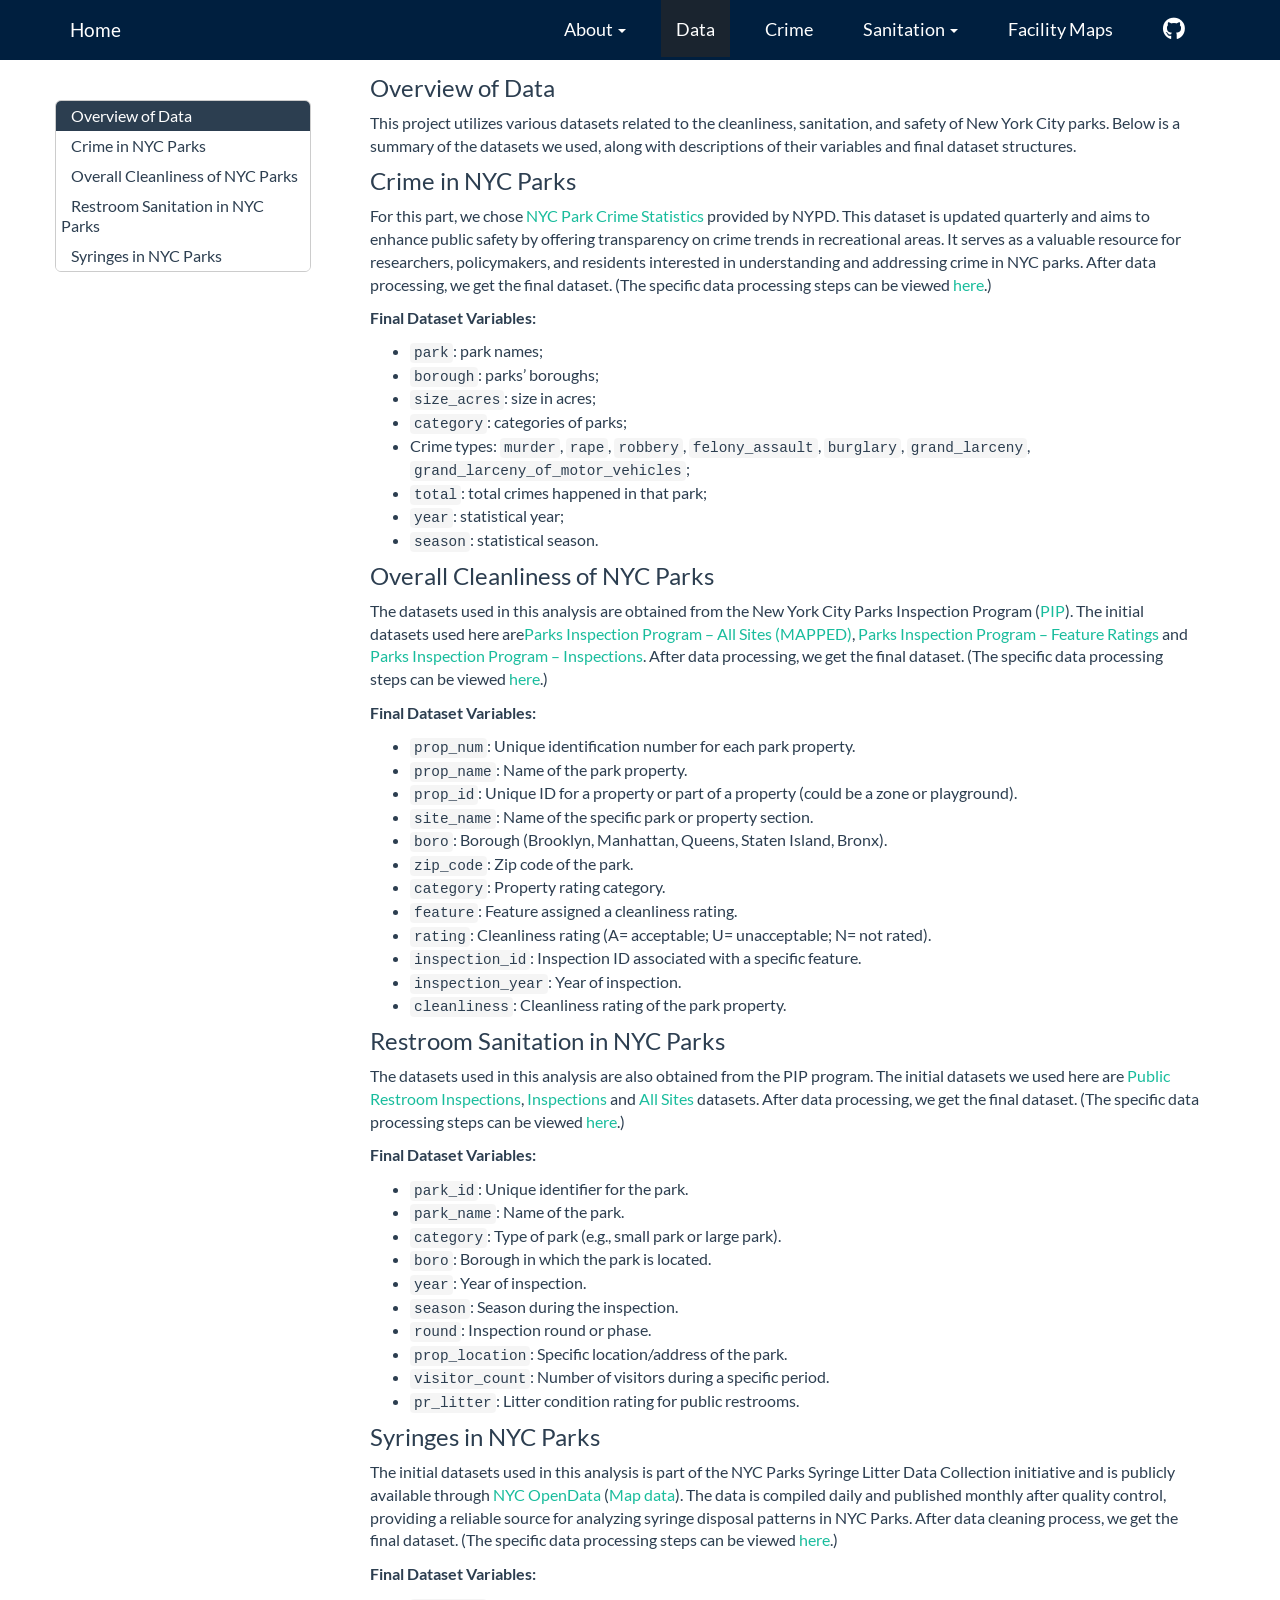
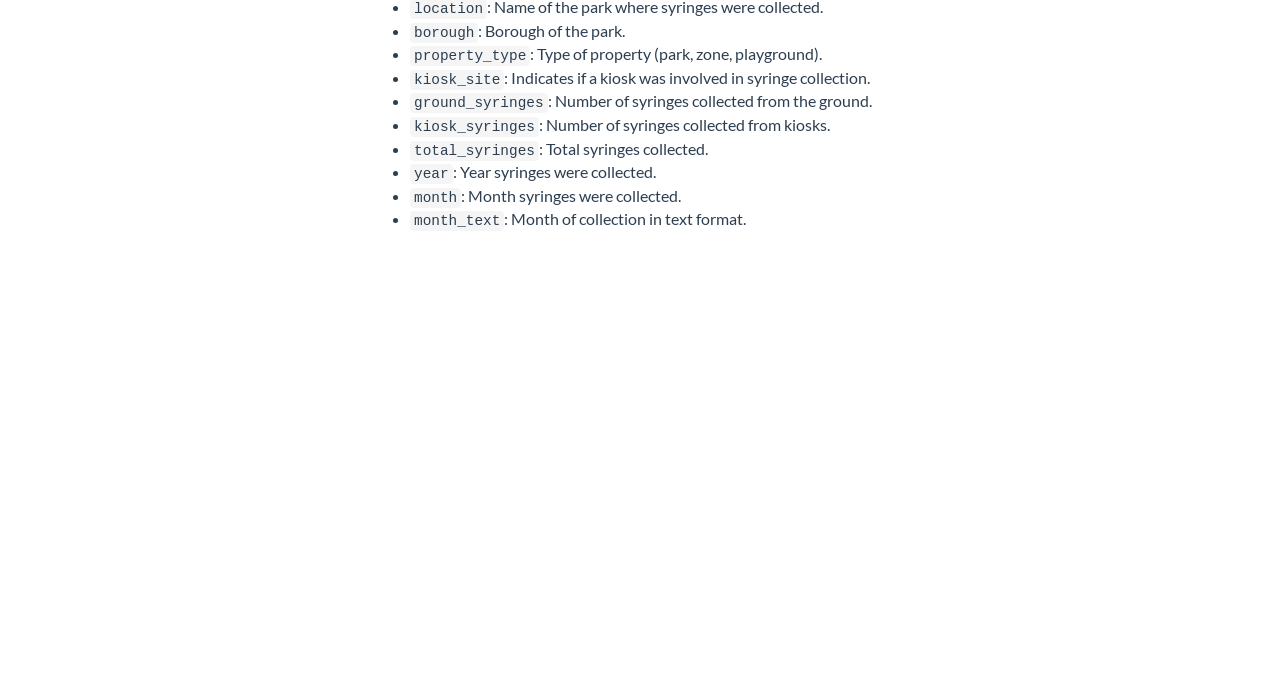
<file: data.html>
<!DOCTYPE html>

<html>

<head>

<meta charset="utf-8" />
<meta name="generator" content="pandoc" />
<meta http-equiv="X-UA-Compatible" content="IE=EDGE" />




<title>data.knit</title>

<script src="site_libs/header-attrs-2.28/header-attrs.js"></script>
<script src="site_libs/jquery-3.6.0/jquery-3.6.0.min.js"></script>
<meta name="viewport" content="width=device-width, initial-scale=1" />
<link href="site_libs/bootstrap-3.3.5/css/flatly.min.css" rel="stylesheet" />
<script src="site_libs/bootstrap-3.3.5/js/bootstrap.min.js"></script>
<script src="site_libs/bootstrap-3.3.5/shim/html5shiv.min.js"></script>
<script src="site_libs/bootstrap-3.3.5/shim/respond.min.js"></script>
<style>h1 {font-size: 34px;}
       h1.title {font-size: 38px;}
       h2 {font-size: 30px;}
       h3 {font-size: 24px;}
       h4 {font-size: 18px;}
       h5 {font-size: 16px;}
       h6 {font-size: 12px;}
       code {color: inherit; background-color: rgba(0, 0, 0, 0.04);}
       pre:not([class]) { background-color: white }</style>
<script src="site_libs/jqueryui-1.13.2/jquery-ui.min.js"></script>
<link href="site_libs/tocify-1.9.1/jquery.tocify.css" rel="stylesheet" />
<script src="site_libs/tocify-1.9.1/jquery.tocify.js"></script>
<script src="site_libs/navigation-1.1/tabsets.js"></script>
<link href="site_libs/highlightjs-9.12.0/default.css" rel="stylesheet" />
<script src="site_libs/highlightjs-9.12.0/highlight.js"></script>
<link href="site_libs/font-awesome-6.4.2/css/all.min.css" rel="stylesheet" />
<link href="site_libs/font-awesome-6.4.2/css/v4-shims.min.css" rel="stylesheet" />
<html>
<head>
<script>
  // Dynamically set the favicon based on the page URL
  const url = window.location.pathname; // Get the current page's URL path
  let faviconPath = "images/favicon.png"; // Default favicon

  // Set favicon based on specific keywords in the URL
  if (url.includes("restroom")) {
    faviconPath = "images/restroom_icon.png";
  } else if (url.includes("cleanliness")) {
    faviconPath = "images/cleanliness_icon.jpg";
  } else if (url.includes("crime")) {
    faviconPath = "images/crime_icon.png";
  } else if (url.includes("syringe")) {
    faviconPath = "images/needle.png";
  }

  // Dynamically create and append the favicon link
  const link = document.createElement("link");
  link.rel = "shortcut icon";
  link.href = faviconPath;
  document.head.appendChild(link);
</script>
</head>
</html>

<style type="text/css">
  code{white-space: pre-wrap;}
  span.smallcaps{font-variant: small-caps;}
  span.underline{text-decoration: underline;}
  div.column{display: inline-block; vertical-align: top; width: 50%;}
  div.hanging-indent{margin-left: 1.5em; text-indent: -1.5em;}
  ul.task-list{list-style: none;}
    </style>

<style type="text/css">code{white-space: pre;}</style>
<script type="text/javascript">
if (window.hljs) {
  hljs.configure({languages: []});
  hljs.initHighlightingOnLoad();
  if (document.readyState && document.readyState === "complete") {
    window.setTimeout(function() { hljs.initHighlighting(); }, 0);
  }
}
</script>






<link rel="stylesheet" href="styles.css" type="text/css" />



<style type = "text/css">
.main-container {
  max-width: 940px;
  margin-left: auto;
  margin-right: auto;
}
img {
  max-width:100%;
}
.tabbed-pane {
  padding-top: 12px;
}
.html-widget {
  margin-bottom: 20px;
}
button.code-folding-btn:focus {
  outline: none;
}
summary {
  display: list-item;
}
details > summary > p:only-child {
  display: inline;
}
pre code {
  padding: 0;
}
</style>


<style type="text/css">
.dropdown-submenu {
  position: relative;
}
.dropdown-submenu>.dropdown-menu {
  top: 0;
  left: 100%;
  margin-top: -6px;
  margin-left: -1px;
  border-radius: 0 6px 6px 6px;
}
.dropdown-submenu:hover>.dropdown-menu {
  display: block;
}
.dropdown-submenu>a:after {
  display: block;
  content: " ";
  float: right;
  width: 0;
  height: 0;
  border-color: transparent;
  border-style: solid;
  border-width: 5px 0 5px 5px;
  border-left-color: #cccccc;
  margin-top: 5px;
  margin-right: -10px;
}
.dropdown-submenu:hover>a:after {
  border-left-color: #adb5bd;
}
.dropdown-submenu.pull-left {
  float: none;
}
.dropdown-submenu.pull-left>.dropdown-menu {
  left: -100%;
  margin-left: 10px;
  border-radius: 6px 0 6px 6px;
}
</style>

<script type="text/javascript">
// manage active state of menu based on current page
$(document).ready(function () {
  // active menu anchor
  href = window.location.pathname
  href = href.substr(href.lastIndexOf('/') + 1)
  if (href === "")
    href = "index.html";
  var menuAnchor = $('a[href="' + href + '"]');

  // mark the anchor link active (and if it's in a dropdown, also mark that active)
  var dropdown = menuAnchor.closest('li.dropdown');
  if (window.bootstrap) { // Bootstrap 4+
    menuAnchor.addClass('active');
    dropdown.find('> .dropdown-toggle').addClass('active');
  } else { // Bootstrap 3
    menuAnchor.parent().addClass('active');
    dropdown.addClass('active');
  }

  // Navbar adjustments
  var navHeight = $(".navbar").first().height() + 15;
  var style = document.createElement('style');
  var pt = "padding-top: " + navHeight + "px; ";
  var mt = "margin-top: -" + navHeight + "px; ";
  var css = "";
  // offset scroll position for anchor links (for fixed navbar)
  for (var i = 1; i <= 6; i++) {
    css += ".section h" + i + "{ " + pt + mt + "}\n";
  }
  style.innerHTML = "body {" + pt + "padding-bottom: 40px; }\n" + css;
  document.head.appendChild(style);
});
</script>

<!-- tabsets -->

<style type="text/css">
.tabset-dropdown > .nav-tabs {
  display: inline-table;
  max-height: 500px;
  min-height: 44px;
  overflow-y: auto;
  border: 1px solid #ddd;
  border-radius: 4px;
}

.tabset-dropdown > .nav-tabs > li.active:before, .tabset-dropdown > .nav-tabs.nav-tabs-open:before {
  content: "\e259";
  font-family: 'Glyphicons Halflings';
  display: inline-block;
  padding: 10px;
  border-right: 1px solid #ddd;
}

.tabset-dropdown > .nav-tabs.nav-tabs-open > li.active:before {
  content: "\e258";
  font-family: 'Glyphicons Halflings';
  border: none;
}

.tabset-dropdown > .nav-tabs > li.active {
  display: block;
}

.tabset-dropdown > .nav-tabs > li > a,
.tabset-dropdown > .nav-tabs > li > a:focus,
.tabset-dropdown > .nav-tabs > li > a:hover {
  border: none;
  display: inline-block;
  border-radius: 4px;
  background-color: transparent;
}

.tabset-dropdown > .nav-tabs.nav-tabs-open > li {
  display: block;
  float: none;
}

.tabset-dropdown > .nav-tabs > li {
  display: none;
}
</style>

<!-- code folding -->



<style type="text/css">

#TOC {
  margin: 25px 0px 20px 0px;
}
@media (max-width: 768px) {
#TOC {
  position: relative;
  width: 100%;
}
}

@media print {
.toc-content {
  /* see https://github.com/w3c/csswg-drafts/issues/4434 */
  float: right;
}
}

.toc-content {
  padding-left: 30px;
  padding-right: 40px;
}

div.main-container {
  max-width: 1200px;
}

div.tocify {
  width: 20%;
  max-width: 260px;
  max-height: 85%;
}

@media (min-width: 768px) and (max-width: 991px) {
  div.tocify {
    width: 25%;
  }
}

@media (max-width: 767px) {
  div.tocify {
    width: 100%;
    max-width: none;
  }
}

.tocify ul, .tocify li {
  line-height: 20px;
}

.tocify-subheader .tocify-item {
  font-size: 0.90em;
}

.tocify .list-group-item {
  border-radius: 0px;
}


</style>



</head>

<body>


<div class="container-fluid main-container">


<!-- setup 3col/9col grid for toc_float and main content  -->
<div class="row">
<div class="col-xs-12 col-sm-4 col-md-3">
<div id="TOC" class="tocify">
</div>
</div>

<div class="toc-content col-xs-12 col-sm-8 col-md-9">




<div class="navbar navbar-default  navbar-fixed-top" role="navigation">
  <div class="container">
    <div class="navbar-header">
      <button type="button" class="navbar-toggle collapsed" data-toggle="collapse" data-bs-toggle="collapse" data-target="#navbar" data-bs-target="#navbar">
        <span class="icon-bar"></span>
        <span class="icon-bar"></span>
        <span class="icon-bar"></span>
      </button>
      <a class="navbar-brand" href="index.html">Home</a>
    </div>
    <div id="navbar" class="navbar-collapse collapse">
      <ul class="nav navbar-nav">
        
      </ul>
      <ul class="nav navbar-nav navbar-right">
        <li class="dropdown">
  <a href="#" class="dropdown-toggle" data-toggle="dropdown" role="button" data-bs-toggle="dropdown" aria-expanded="false">
    About
     
    <span class="caret"></span>
  </a>
  <ul class="dropdown-menu" role="menu">
    <li>
      <a href="report.html">Report</a>
    </li>
    <li>
      <a href="about_team.html">About the Team</a>
    </li>
  </ul>
</li>
<li>
  <a href="data.html">Data</a>
</li>
<li>
  <a href="crime.html">Crime</a>
</li>
<li class="dropdown">
  <a href="#" class="dropdown-toggle" data-toggle="dropdown" role="button" data-bs-toggle="dropdown" aria-expanded="false">
    Sanitation
     
    <span class="caret"></span>
  </a>
  <ul class="dropdown-menu" role="menu">
    <li>
      <a href="cleanliness.html">Overall Cleanliness</a>
    </li>
    <li>
      <a href="restroom.html">Restroom</a>
    </li>
    <li>
      <a href="syringe.html">Syringe</a>
    </li>
  </ul>
</li>
<li>
  <a href="https://summer-lxt-32.shinyapps.io/shiny/">Facility Maps</a>
</li>
<li>
  <a href="https://github.com/mh4588/p8105_final_project">
    <span class="fa fa-github fa-lg"></span>
     
  </a>
</li>
      </ul>
    </div><!--/.nav-collapse -->
  </div><!--/.container -->
</div><!--/.navbar -->

<div id="header">




</div>


<div id="overview-of-data" class="section level3">
<h3>Overview of Data</h3>
<p>This project utilizes various datasets related to the cleanliness,
sanitation, and safety of New York City parks. Below is a summary of the
datasets we used, along with descriptions of their variables and final
dataset structures.</p>
</div>
<div id="crime-in-nyc-parks" class="section level3">
<h3>Crime in NYC Parks</h3>
<p>For this part, we chose <a
href="https://www.nyc.gov/site/nypd/stats/crime-statistics/park-crime-stats.page">NYC
Park Crime Statistics</a> provided by NYPD. This dataset is updated
quarterly and aims to enhance public safety by offering transparency on
crime trends in recreational areas. It serves as a valuable resource for
researchers, policymakers, and residents interested in understanding and
addressing crime in NYC parks. After data processing, we get the final
dataset. (The specific data processing steps can be viewed <a
href="crime.html">here</a>.)</p>
<p><strong>Final Dataset Variables:</strong></p>
<ul>
<li><code>park</code>: park names;<br />
</li>
<li><code>borough</code>: parks’ boroughs;<br />
</li>
<li><code>size_acres</code>: size in acres;<br />
</li>
<li><code>category</code>: categories of parks;<br />
</li>
<li>Crime types: <code>murder</code>, <code>rape</code>,
<code>robbery</code>, <code>felony_assault</code>,
<code>burglary</code>, <code>grand_larceny</code>,
<code>grand_larceny_of_motor_vehicles</code>;<br />
</li>
<li><code>total</code>: total crimes happened in that park;<br />
</li>
<li><code>year</code>: statistical year;<br />
</li>
<li><code>season</code>: statistical season.</li>
</ul>
</div>
<div id="overall-cleanliness-of-nyc-parks" class="section level3">
<h3>Overall Cleanliness of NYC Parks</h3>
<p>The datasets used in this analysis are obtained from the New York
City Parks Inspection Program (<a
href="https://data.cityofnewyork.us/browse?Data-Collection_Data-Collection=Parks%20Inspection%20Program%20(PIP)&amp;sortBy=alpha">PIP</a>).
The initial datasets used here are<a
href="https://data.cityofnewyork.us/City-Government/Parks-Inspection-Program-All-Sites-MAPPED-/buk3-3qpr/about_data">Parks
Inspection Program – All Sites (MAPPED)</a>, <a
href="https://data.cityofnewyork.us/City-Government/Parks-Inspection-Program-Feature-Ratings/5mma-5n3h/about_data">Parks
Inspection Program – Feature Ratings</a> and <a
href="https://data.cityofnewyork.us/dataset/Parks-Inspection-Program-Inspections/yg3y-7juh/about_data">Parks
Inspection Program – Inspections</a>. After data processing, we get the
final dataset. (The specific data processing steps can be viewed <a
href="cleanliness.html">here</a>.)</p>
<p><strong>Final Dataset Variables:</strong></p>
<ul>
<li><code>prop_num</code>: Unique identification number for each park
property.</li>
<li><code>prop_name</code>: Name of the park property.</li>
<li><code>prop_id</code>: Unique ID for a property or part of a property
(could be a zone or playground).</li>
<li><code>site_name</code>: Name of the specific park or property
section.</li>
<li><code>boro</code>: Borough (Brooklyn, Manhattan, Queens, Staten
Island, Bronx).</li>
<li><code>zip_code</code>: Zip code of the park.</li>
<li><code>category</code>: Property rating category.</li>
<li><code>feature</code>: Feature assigned a cleanliness rating.</li>
<li><code>rating</code>: Cleanliness rating (A= acceptable; U=
unacceptable; N= not rated).</li>
<li><code>inspection_id</code>: Inspection ID associated with a specific
feature.</li>
<li><code>inspection_year</code>: Year of inspection.</li>
<li><code>cleanliness</code>: Cleanliness rating of the park
property.</li>
</ul>
</div>
<div id="restroom-sanitation-in-nyc-parks" class="section level3">
<h3>Restroom Sanitation in NYC Parks</h3>
<p>The datasets used in this analysis are also obtained from the PIP
program. The initial datasets we used here are <a
href="https://data.cityofnewyork.us/City-Government/Parks-Inspection-Program-Public-Restroom-Inspectio/mp8v-wjtf/about_data">Public
Restroom Inspections</a>, <a
href="https://data.cityofnewyork.us/dataset/Parks-Inspection-Program-Inspections/yg3y-7juh/about_data">Inspections</a>
and <a
href="https://data.cityofnewyork.us/City-Government/Parks-Inspection-Program-All-Sites-MAPPED-/buk3-3qpr/about_data">All
Sites</a> datasets. After data processing, we get the final dataset.
(The specific data processing steps can be viewed <a
href="restroom.html">here</a>.)</p>
<p><strong>Final Dataset Variables:</strong></p>
<ul>
<li><code>park_id</code>: Unique identifier for the park.</li>
<li><code>park_name</code>: Name of the park.</li>
<li><code>category</code>: Type of park (e.g., small park or large
park).</li>
<li><code>boro</code>: Borough in which the park is located.</li>
<li><code>year</code>: Year of inspection.</li>
<li><code>season</code>: Season during the inspection.</li>
<li><code>round</code>: Inspection round or phase.</li>
<li><code>prop_location</code>: Specific location/address of the
park.</li>
<li><code>visitor_count</code>: Number of visitors during a specific
period.</li>
<li><code>pr_litter</code>: Litter condition rating for public
restrooms.</li>
</ul>
</div>
<div id="syringes-in-nyc-parks" class="section level3">
<h3>Syringes in NYC Parks</h3>
<p>The initial datasets used in this analysis is part of the NYC Parks
Syringe Litter Data Collection initiative and is publicly available
through <a
href="https://data.cityofnewyork.us/Public-Safety/Summary-of-Syringe-Data-in-NYC-Parks/t8xi-d5wb/about_data">NYC
OpenData</a> (<a
href="https://data.cityofnewyork.us/Public-Safety/Parks-Syringe-Disposal-Kiosks-Map/dpfn-5ihn">Map
data</a>). The data is compiled daily and published monthly after
quality control, providing a reliable source for analyzing syringe
disposal patterns in NYC Parks. After data cleaning process, we get the
final dataset. (The specific data processing steps can be viewed <a
href="syringe.html">here</a>.)</p>
<p><strong>Final Dataset Variables:</strong></p>
<ul>
<li><code>location</code>: Name of the park where syringes were
collected.</li>
<li><code>borough</code>: Borough of the park.</li>
<li><code>property_type</code>: Type of property (park, zone,
playground).</li>
<li><code>kiosk_site</code>: Indicates if a kiosk was involved in
syringe collection.</li>
<li><code>ground_syringes</code>: Number of syringes collected from the
ground.</li>
<li><code>kiosk_syringes</code>: Number of syringes collected from
kiosks.</li>
<li><code>total_syringes</code>: Total syringes collected.</li>
<li><code>year</code>: Year syringes were collected.</li>
<li><code>month</code>: Month syringes were collected.</li>
<li><code>month_text</code>: Month of collection in text format.</li>
</ul>
</div>



</div>
</div>

</div>

<script>

// add bootstrap table styles to pandoc tables
function bootstrapStylePandocTables() {
  $('tr.odd').parent('tbody').parent('table').addClass('table table-condensed');
}
$(document).ready(function () {
  bootstrapStylePandocTables();
});


</script>

<!-- tabsets -->

<script>
$(document).ready(function () {
  window.buildTabsets("TOC");
});

$(document).ready(function () {
  $('.tabset-dropdown > .nav-tabs > li').click(function () {
    $(this).parent().toggleClass('nav-tabs-open');
  });
});
</script>

<!-- code folding -->

<script>
$(document).ready(function ()  {

    // temporarily add toc-ignore selector to headers for the consistency with Pandoc
    $('.unlisted.unnumbered').addClass('toc-ignore')

    // move toc-ignore selectors from section div to header
    $('div.section.toc-ignore')
        .removeClass('toc-ignore')
        .children('h1,h2,h3,h4,h5').addClass('toc-ignore');

    // establish options
    var options = {
      selectors: "h1,h2,h3",
      theme: "bootstrap3",
      context: '.toc-content',
      hashGenerator: function (text) {
        return text.replace(/[.\\/?&!#<>]/g, '').replace(/\s/g, '_');
      },
      ignoreSelector: ".toc-ignore",
      scrollTo: 0
    };
    options.showAndHide = true;
    options.smoothScroll = true;

    // tocify
    var toc = $("#TOC").tocify(options).data("toc-tocify");
});
</script>

<!-- dynamically load mathjax for compatibility with self-contained -->
<script>
  (function () {
    var script = document.createElement("script");
    script.type = "text/javascript";
    script.src  = "https://mathjax.rstudio.com/latest/MathJax.js?config=TeX-AMS-MML_HTMLorMML";
    document.getElementsByTagName("head")[0].appendChild(script);
  })();
</script>

</body>
</html>
</file>
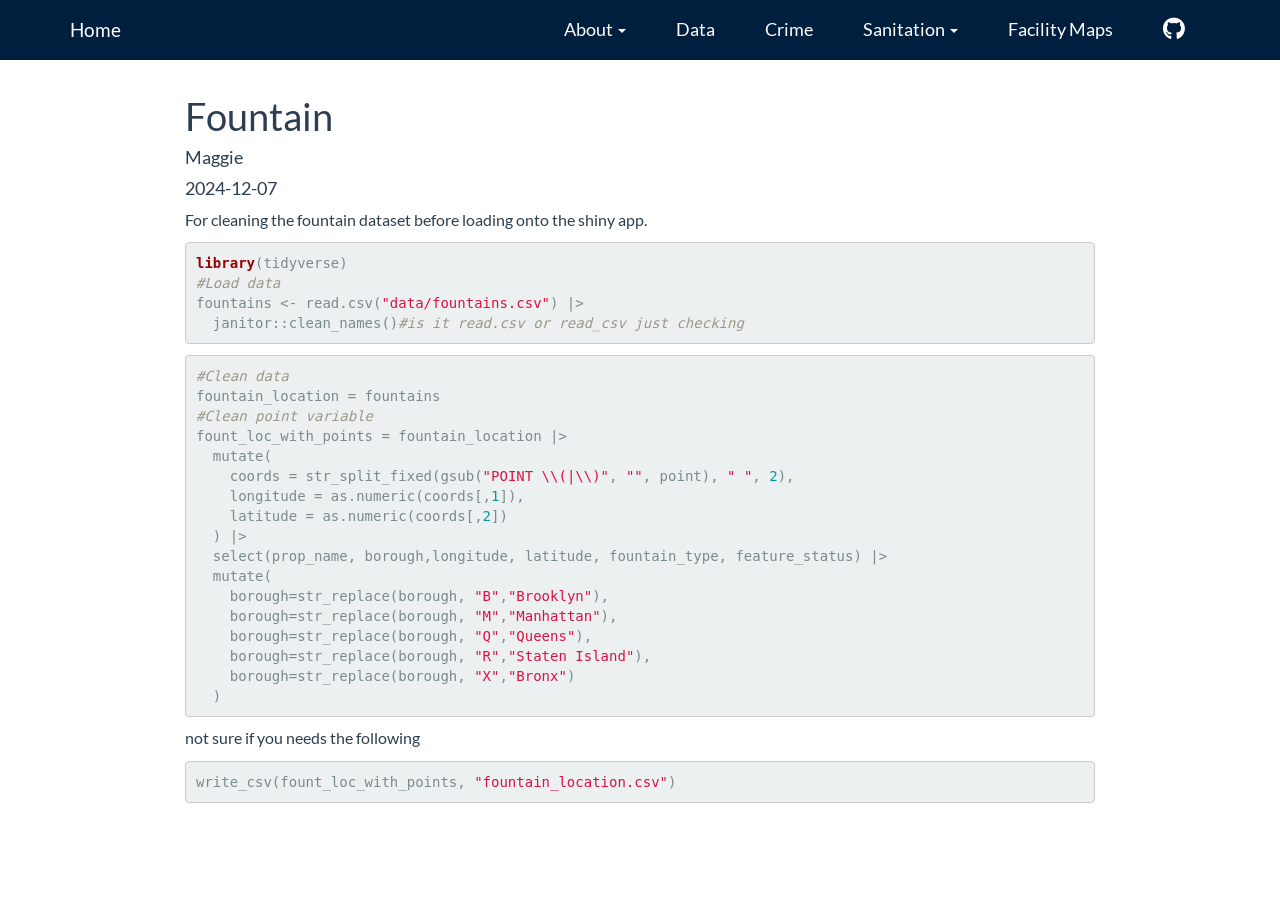
<file: fountain_clean.html>
<!DOCTYPE html>

<html>

<head>

<meta charset="utf-8" />
<meta name="generator" content="pandoc" />
<meta http-equiv="X-UA-Compatible" content="IE=EDGE" />


<meta name="author" content="Maggie" />

<meta name="date" content="2024-12-07" />

<title>Fountain</title>

<script src="site_libs/header-attrs-2.28/header-attrs.js"></script>
<script src="site_libs/jquery-3.6.0/jquery-3.6.0.min.js"></script>
<meta name="viewport" content="width=device-width, initial-scale=1" />
<link href="site_libs/bootstrap-3.3.5/css/flatly.min.css" rel="stylesheet" />
<script src="site_libs/bootstrap-3.3.5/js/bootstrap.min.js"></script>
<script src="site_libs/bootstrap-3.3.5/shim/html5shiv.min.js"></script>
<script src="site_libs/bootstrap-3.3.5/shim/respond.min.js"></script>
<style>h1 {font-size: 34px;}
       h1.title {font-size: 38px;}
       h2 {font-size: 30px;}
       h3 {font-size: 24px;}
       h4 {font-size: 18px;}
       h5 {font-size: 16px;}
       h6 {font-size: 12px;}
       code {color: inherit; background-color: rgba(0, 0, 0, 0.04);}
       pre:not([class]) { background-color: white }</style>
<script src="site_libs/navigation-1.1/tabsets.js"></script>
<link href="site_libs/highlightjs-9.12.0/default.css" rel="stylesheet" />
<script src="site_libs/highlightjs-9.12.0/highlight.js"></script>
<link href="site_libs/font-awesome-6.4.2/css/all.min.css" rel="stylesheet" />
<link href="site_libs/font-awesome-6.4.2/css/v4-shims.min.css" rel="stylesheet" />
<html>
<head>
<script>
  // Dynamically set the favicon based on the page URL
  const url = window.location.pathname; // Get the current page's URL path
  let faviconPath = "images/favicon.png"; // Default favicon

  // Set favicon based on specific keywords in the URL
  if (url.includes("restroom")) {
    faviconPath = "images/restroom_icon.png";
  } else if (url.includes("cleanliness")) {
    faviconPath = "images/cleanliness_icon.jpg";
  } else if (url.includes("crime")) {
    faviconPath = "images/crime_icon.png";
  } else if (url.includes("syringe")) {
    faviconPath = "images/needle.png";
  }

  // Dynamically create and append the favicon link
  const link = document.createElement("link");
  link.rel = "shortcut icon";
  link.href = faviconPath;
  document.head.appendChild(link);
</script>
</head>
</html>

<style type="text/css">
  code{white-space: pre-wrap;}
  span.smallcaps{font-variant: small-caps;}
  span.underline{text-decoration: underline;}
  div.column{display: inline-block; vertical-align: top; width: 50%;}
  div.hanging-indent{margin-left: 1.5em; text-indent: -1.5em;}
  ul.task-list{list-style: none;}
    </style>

<style type="text/css">code{white-space: pre;}</style>
<script type="text/javascript">
if (window.hljs) {
  hljs.configure({languages: []});
  hljs.initHighlightingOnLoad();
  if (document.readyState && document.readyState === "complete") {
    window.setTimeout(function() { hljs.initHighlighting(); }, 0);
  }
}
</script>






<link rel="stylesheet" href="styles.css" type="text/css" />



<style type = "text/css">
.main-container {
  max-width: 940px;
  margin-left: auto;
  margin-right: auto;
}
img {
  max-width:100%;
}
.tabbed-pane {
  padding-top: 12px;
}
.html-widget {
  margin-bottom: 20px;
}
button.code-folding-btn:focus {
  outline: none;
}
summary {
  display: list-item;
}
details > summary > p:only-child {
  display: inline;
}
pre code {
  padding: 0;
}
</style>


<style type="text/css">
.dropdown-submenu {
  position: relative;
}
.dropdown-submenu>.dropdown-menu {
  top: 0;
  left: 100%;
  margin-top: -6px;
  margin-left: -1px;
  border-radius: 0 6px 6px 6px;
}
.dropdown-submenu:hover>.dropdown-menu {
  display: block;
}
.dropdown-submenu>a:after {
  display: block;
  content: " ";
  float: right;
  width: 0;
  height: 0;
  border-color: transparent;
  border-style: solid;
  border-width: 5px 0 5px 5px;
  border-left-color: #cccccc;
  margin-top: 5px;
  margin-right: -10px;
}
.dropdown-submenu:hover>a:after {
  border-left-color: #adb5bd;
}
.dropdown-submenu.pull-left {
  float: none;
}
.dropdown-submenu.pull-left>.dropdown-menu {
  left: -100%;
  margin-left: 10px;
  border-radius: 6px 0 6px 6px;
}
</style>

<script type="text/javascript">
// manage active state of menu based on current page
$(document).ready(function () {
  // active menu anchor
  href = window.location.pathname
  href = href.substr(href.lastIndexOf('/') + 1)
  if (href === "")
    href = "index.html";
  var menuAnchor = $('a[href="' + href + '"]');

  // mark the anchor link active (and if it's in a dropdown, also mark that active)
  var dropdown = menuAnchor.closest('li.dropdown');
  if (window.bootstrap) { // Bootstrap 4+
    menuAnchor.addClass('active');
    dropdown.find('> .dropdown-toggle').addClass('active');
  } else { // Bootstrap 3
    menuAnchor.parent().addClass('active');
    dropdown.addClass('active');
  }

  // Navbar adjustments
  var navHeight = $(".navbar").first().height() + 15;
  var style = document.createElement('style');
  var pt = "padding-top: " + navHeight + "px; ";
  var mt = "margin-top: -" + navHeight + "px; ";
  var css = "";
  // offset scroll position for anchor links (for fixed navbar)
  for (var i = 1; i <= 6; i++) {
    css += ".section h" + i + "{ " + pt + mt + "}\n";
  }
  style.innerHTML = "body {" + pt + "padding-bottom: 40px; }\n" + css;
  document.head.appendChild(style);
});
</script>

<!-- tabsets -->

<style type="text/css">
.tabset-dropdown > .nav-tabs {
  display: inline-table;
  max-height: 500px;
  min-height: 44px;
  overflow-y: auto;
  border: 1px solid #ddd;
  border-radius: 4px;
}

.tabset-dropdown > .nav-tabs > li.active:before, .tabset-dropdown > .nav-tabs.nav-tabs-open:before {
  content: "\e259";
  font-family: 'Glyphicons Halflings';
  display: inline-block;
  padding: 10px;
  border-right: 1px solid #ddd;
}

.tabset-dropdown > .nav-tabs.nav-tabs-open > li.active:before {
  content: "\e258";
  font-family: 'Glyphicons Halflings';
  border: none;
}

.tabset-dropdown > .nav-tabs > li.active {
  display: block;
}

.tabset-dropdown > .nav-tabs > li > a,
.tabset-dropdown > .nav-tabs > li > a:focus,
.tabset-dropdown > .nav-tabs > li > a:hover {
  border: none;
  display: inline-block;
  border-radius: 4px;
  background-color: transparent;
}

.tabset-dropdown > .nav-tabs.nav-tabs-open > li {
  display: block;
  float: none;
}

.tabset-dropdown > .nav-tabs > li {
  display: none;
}
</style>

<!-- code folding -->




</head>

<body>


<div class="container-fluid main-container">




<div class="navbar navbar-default  navbar-fixed-top" role="navigation">
  <div class="container">
    <div class="navbar-header">
      <button type="button" class="navbar-toggle collapsed" data-toggle="collapse" data-bs-toggle="collapse" data-target="#navbar" data-bs-target="#navbar">
        <span class="icon-bar"></span>
        <span class="icon-bar"></span>
        <span class="icon-bar"></span>
      </button>
      <a class="navbar-brand" href="index.html">Home</a>
    </div>
    <div id="navbar" class="navbar-collapse collapse">
      <ul class="nav navbar-nav">
        
      </ul>
      <ul class="nav navbar-nav navbar-right">
        <li class="dropdown">
  <a href="#" class="dropdown-toggle" data-toggle="dropdown" role="button" data-bs-toggle="dropdown" aria-expanded="false">
    About
     
    <span class="caret"></span>
  </a>
  <ul class="dropdown-menu" role="menu">
    <li>
      <a href="report.html">Report</a>
    </li>
    <li>
      <a href="about_team.html">About the Team</a>
    </li>
  </ul>
</li>
<li>
  <a href="data.html">Data</a>
</li>
<li>
  <a href="crime.html">Crime</a>
</li>
<li class="dropdown">
  <a href="#" class="dropdown-toggle" data-toggle="dropdown" role="button" data-bs-toggle="dropdown" aria-expanded="false">
    Sanitation
     
    <span class="caret"></span>
  </a>
  <ul class="dropdown-menu" role="menu">
    <li>
      <a href="cleanliness.html">Overall Cleanliness</a>
    </li>
    <li>
      <a href="restroom.html">Restroom</a>
    </li>
    <li>
      <a href="syringe.html">Syringe</a>
    </li>
  </ul>
</li>
<li>
  <a href="https://summer-lxt-32.shinyapps.io/shiny/">Facility Maps</a>
</li>
<li>
  <a href="https://github.com/mh4588/p8105_final_project">
    <span class="fa fa-github fa-lg"></span>
     
  </a>
</li>
      </ul>
    </div><!--/.nav-collapse -->
  </div><!--/.container -->
</div><!--/.navbar -->

<div id="header">



<h1 class="title toc-ignore">Fountain</h1>
<h4 class="author">Maggie</h4>
<h4 class="date">2024-12-07</h4>

</div>


<p>For cleaning the fountain dataset before loading onto the shiny
app.</p>
<pre class="r"><code>library(tidyverse)
#Load data
fountains &lt;- read.csv(&quot;data/fountains.csv&quot;) |&gt;
  janitor::clean_names()#is it read.csv or read_csv just checking</code></pre>
<pre class="r"><code>#Clean data
fountain_location = fountains
#Clean point variable
fount_loc_with_points = fountain_location |&gt;
  mutate(
    coords = str_split_fixed(gsub(&quot;POINT \\(|\\)&quot;, &quot;&quot;, point), &quot; &quot;, 2),
    longitude = as.numeric(coords[,1]),
    latitude = as.numeric(coords[,2])
  ) |&gt;
  select(prop_name, borough,longitude, latitude, fountain_type, feature_status) |&gt;
  mutate(
    borough=str_replace(borough, &quot;B&quot;,&quot;Brooklyn&quot;),
    borough=str_replace(borough, &quot;M&quot;,&quot;Manhattan&quot;),
    borough=str_replace(borough, &quot;Q&quot;,&quot;Queens&quot;),
    borough=str_replace(borough, &quot;R&quot;,&quot;Staten Island&quot;),
    borough=str_replace(borough, &quot;X&quot;,&quot;Bronx&quot;)
  )</code></pre>
<p>not sure if you needs the following</p>
<pre class="r"><code>write_csv(fount_loc_with_points, &quot;fountain_location.csv&quot;)</code></pre>




</div>

<script>

// add bootstrap table styles to pandoc tables
function bootstrapStylePandocTables() {
  $('tr.odd').parent('tbody').parent('table').addClass('table table-condensed');
}
$(document).ready(function () {
  bootstrapStylePandocTables();
});


</script>

<!-- tabsets -->

<script>
$(document).ready(function () {
  window.buildTabsets("TOC");
});

$(document).ready(function () {
  $('.tabset-dropdown > .nav-tabs > li').click(function () {
    $(this).parent().toggleClass('nav-tabs-open');
  });
});
</script>

<!-- code folding -->


<!-- dynamically load mathjax for compatibility with self-contained -->
<script>
  (function () {
    var script = document.createElement("script");
    script.type = "text/javascript";
    script.src  = "https://mathjax.rstudio.com/latest/MathJax.js?config=TeX-AMS-MML_HTMLorMML";
    document.getElementsByTagName("head")[0].appendChild(script);
  })();
</script>

</body>
</html>
</file>
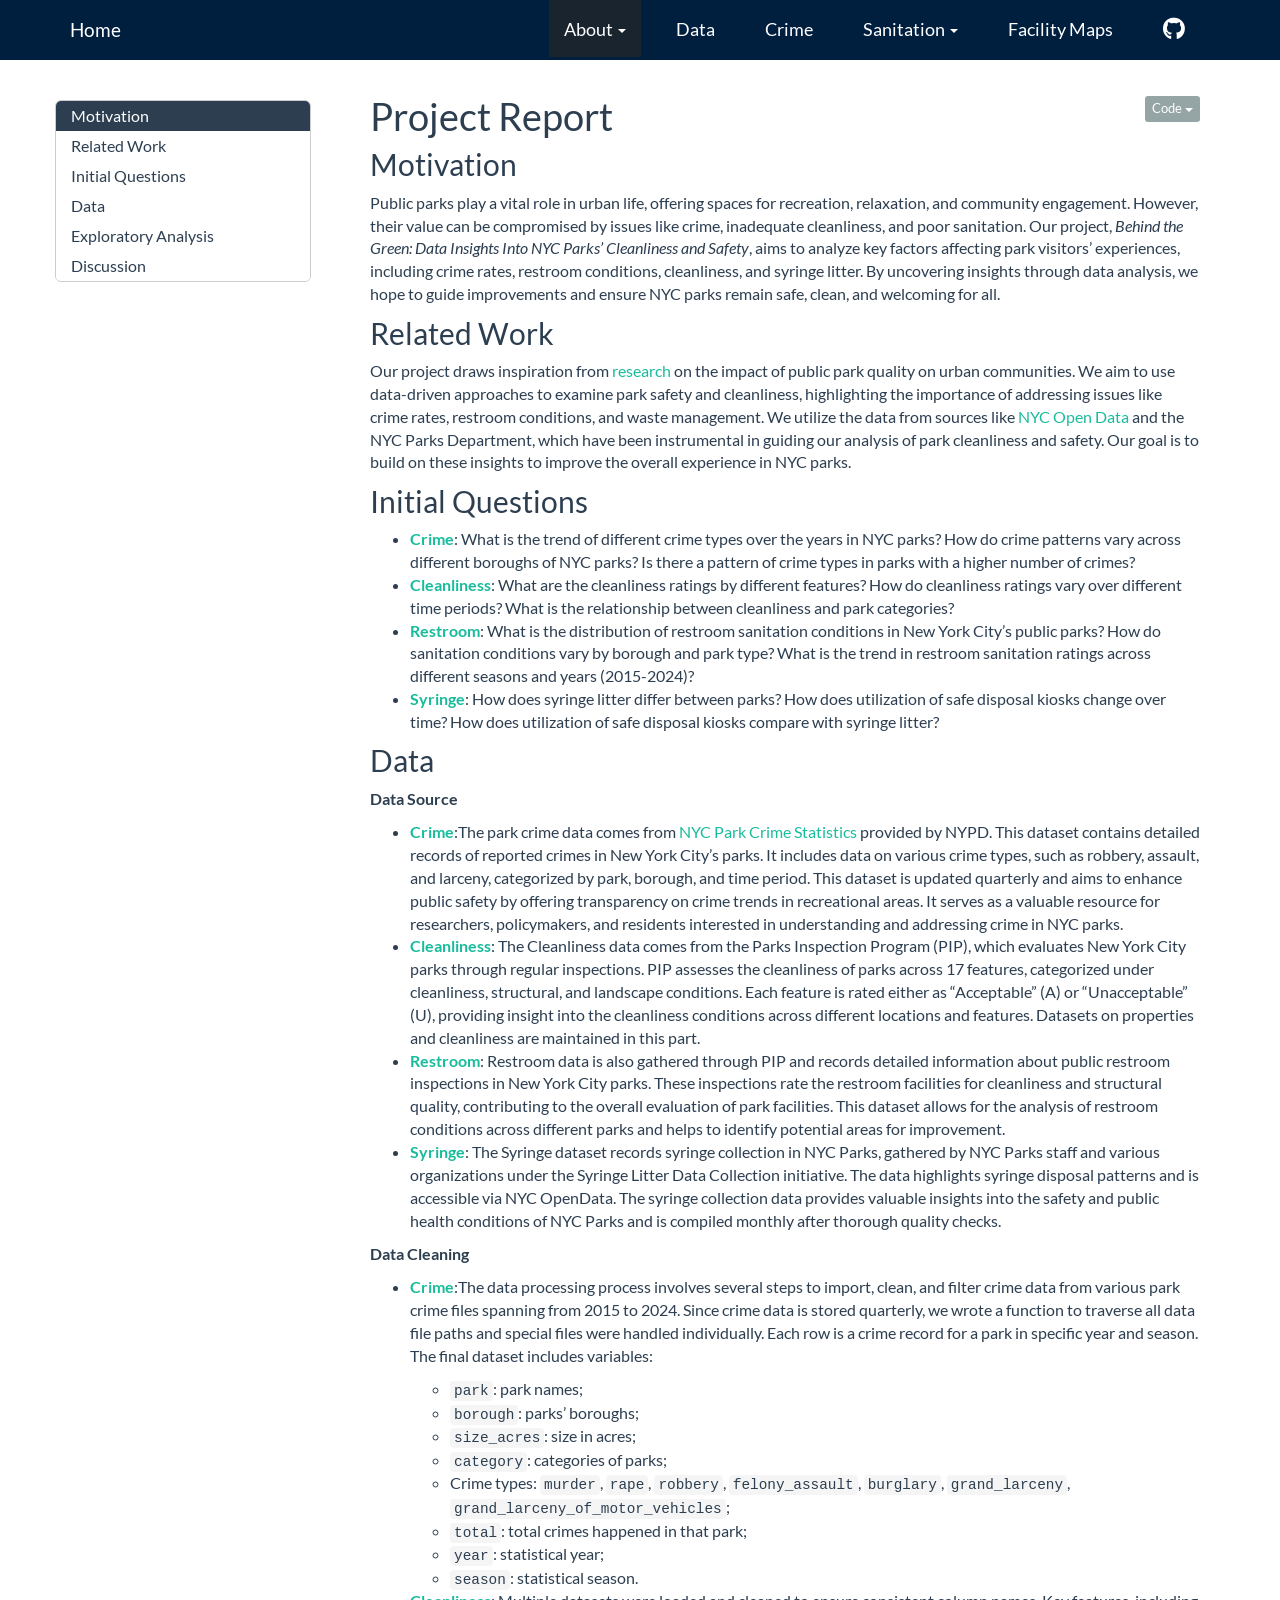
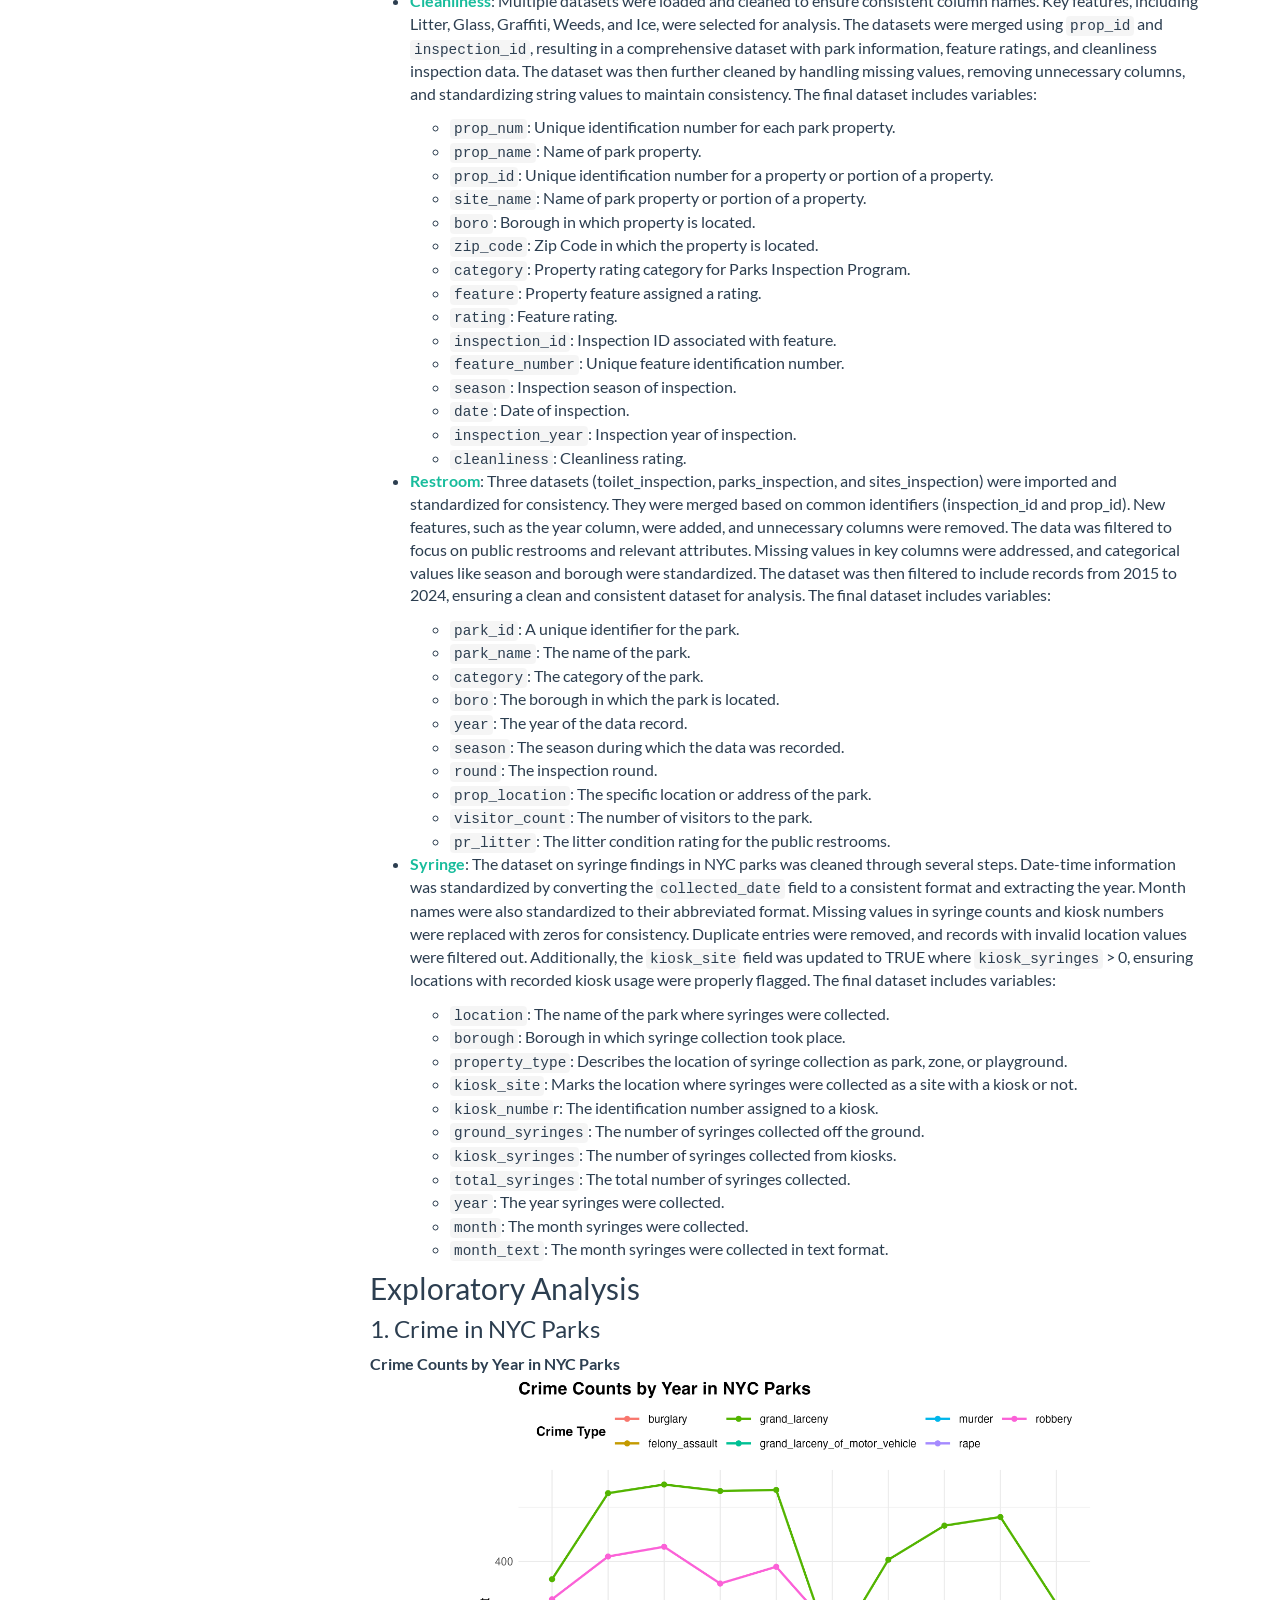
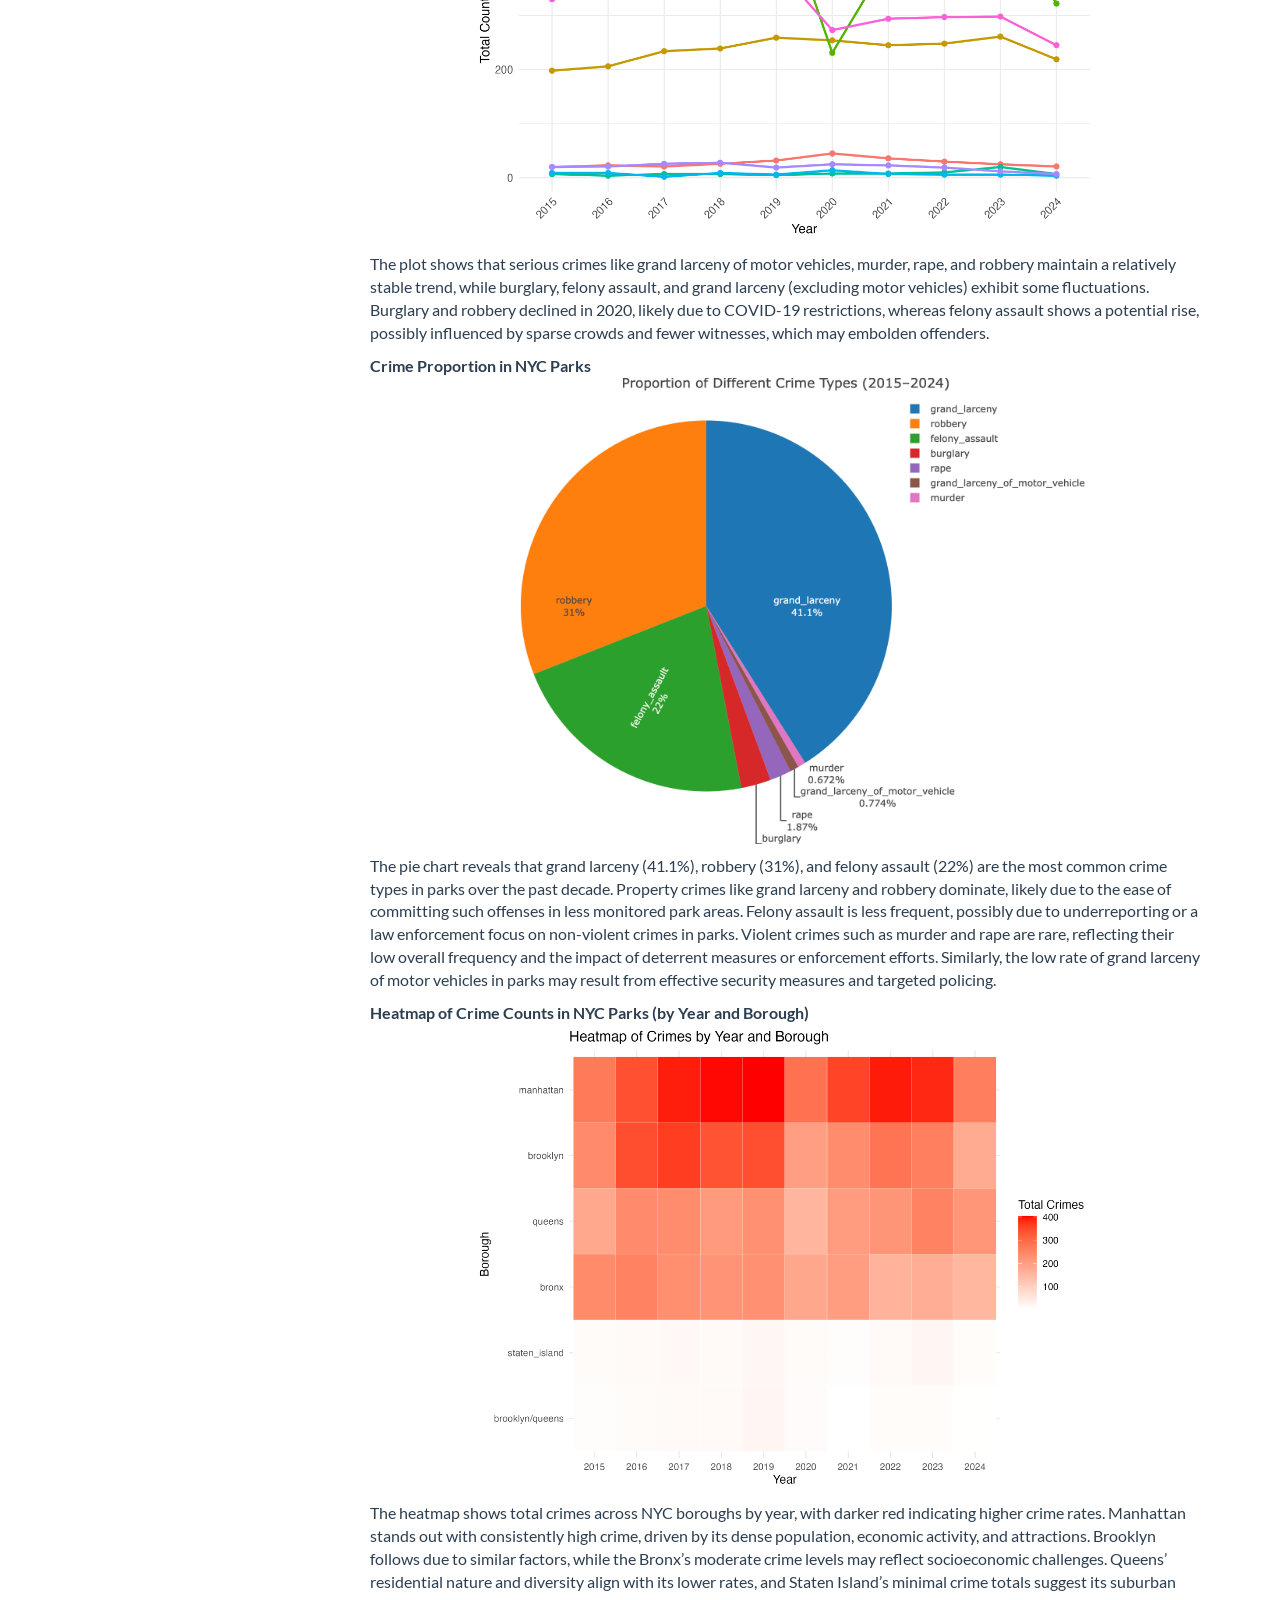
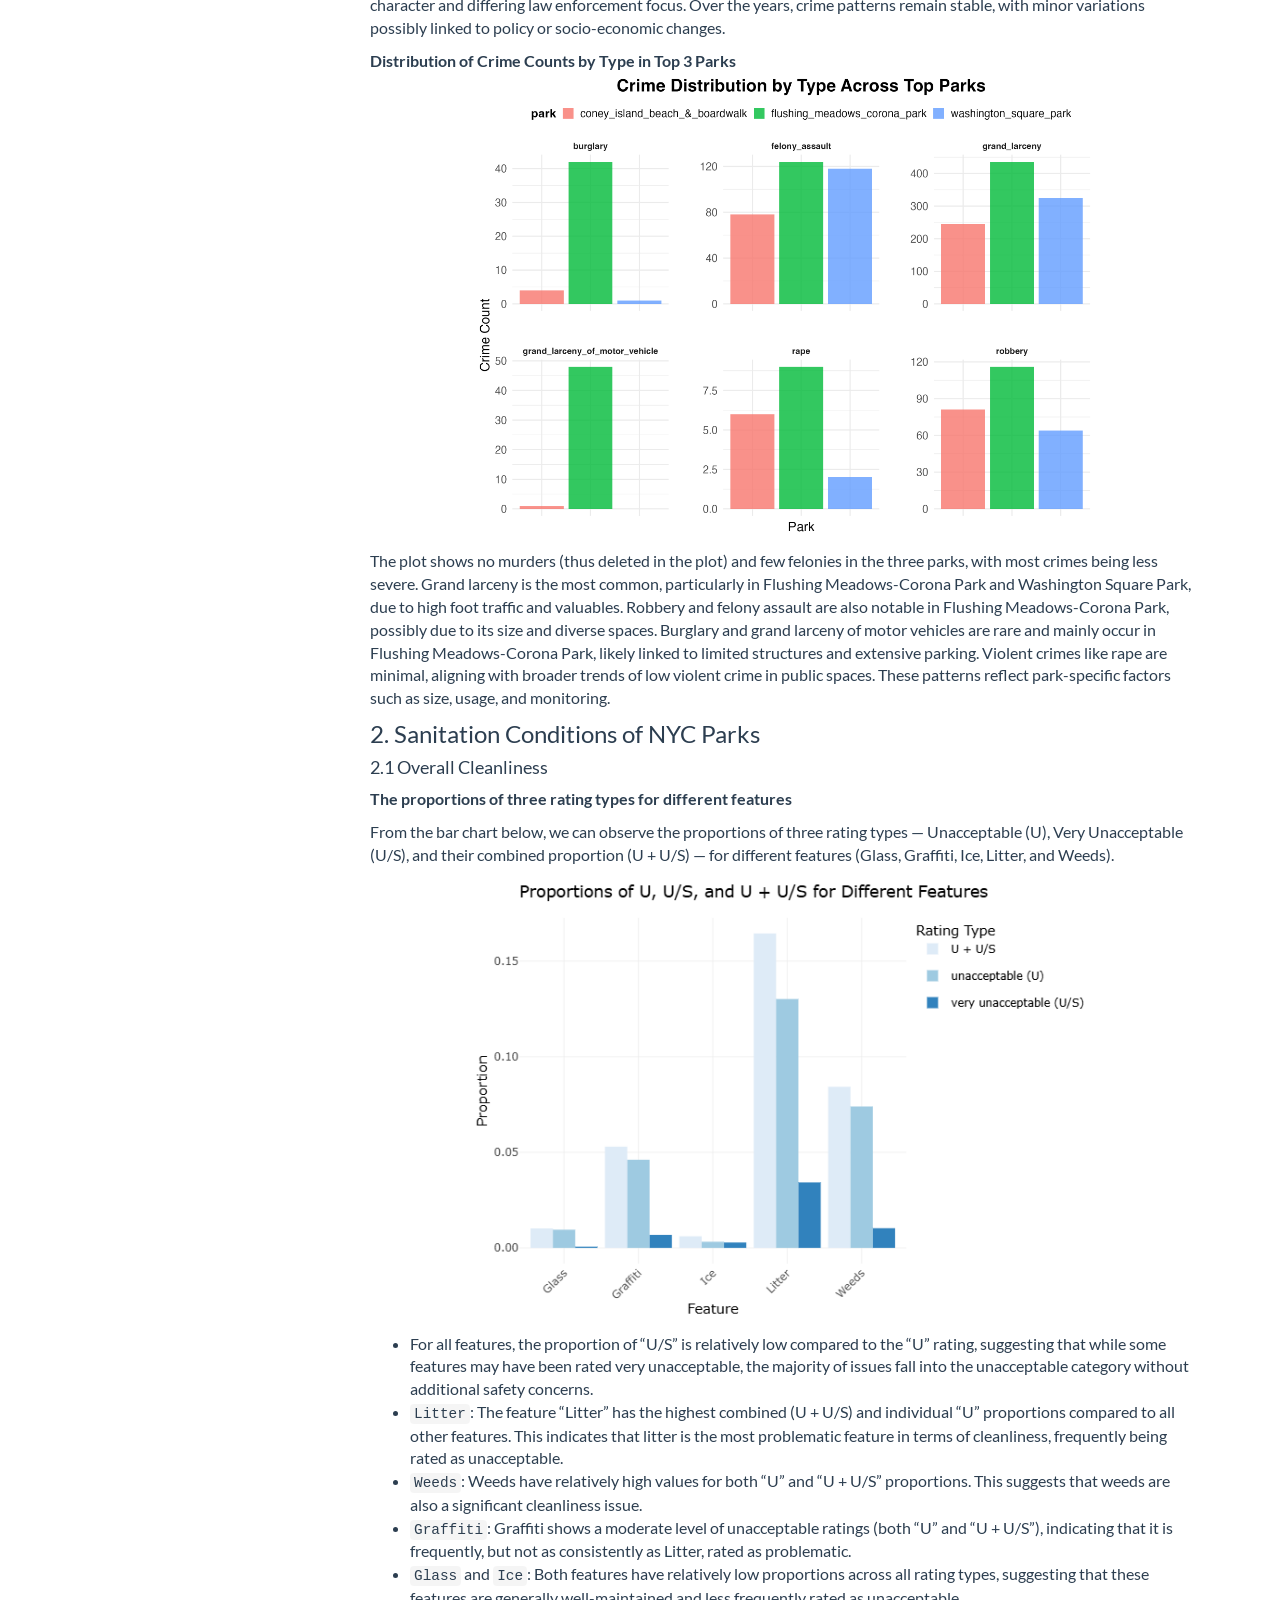
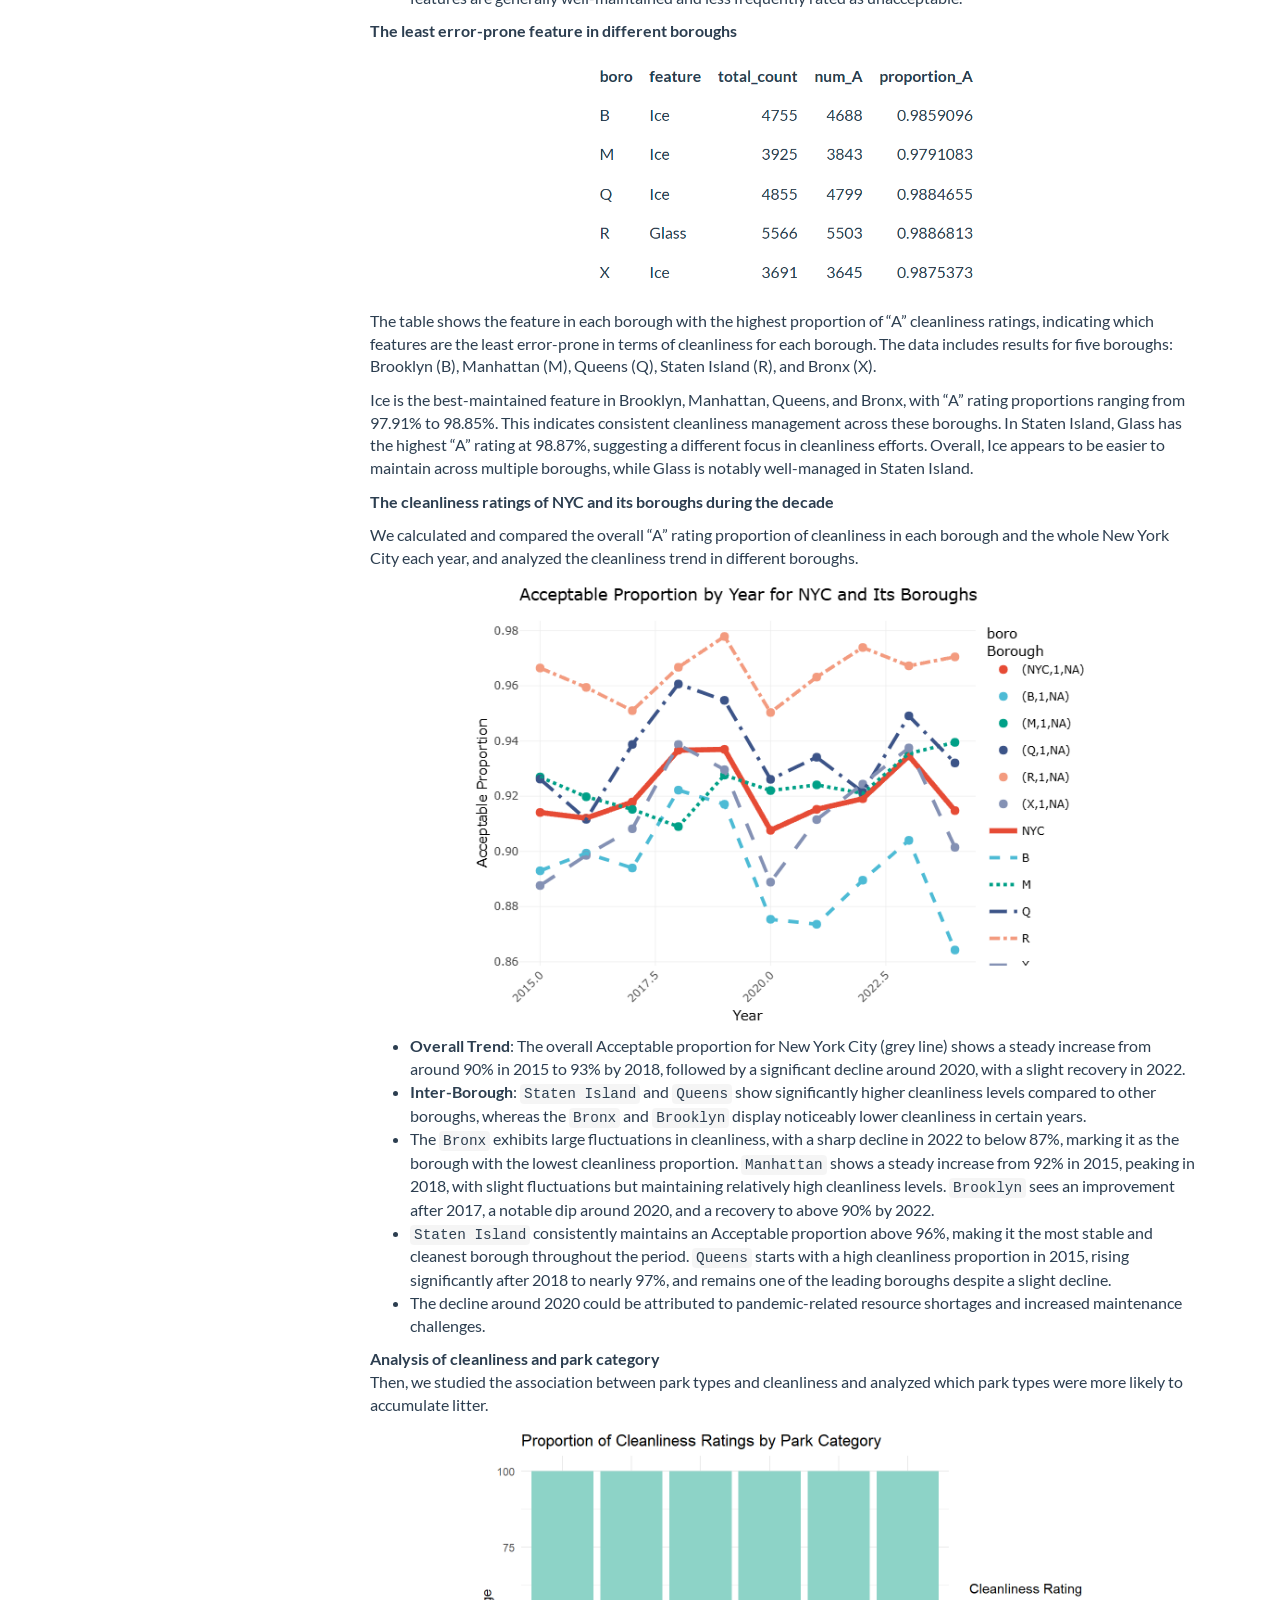
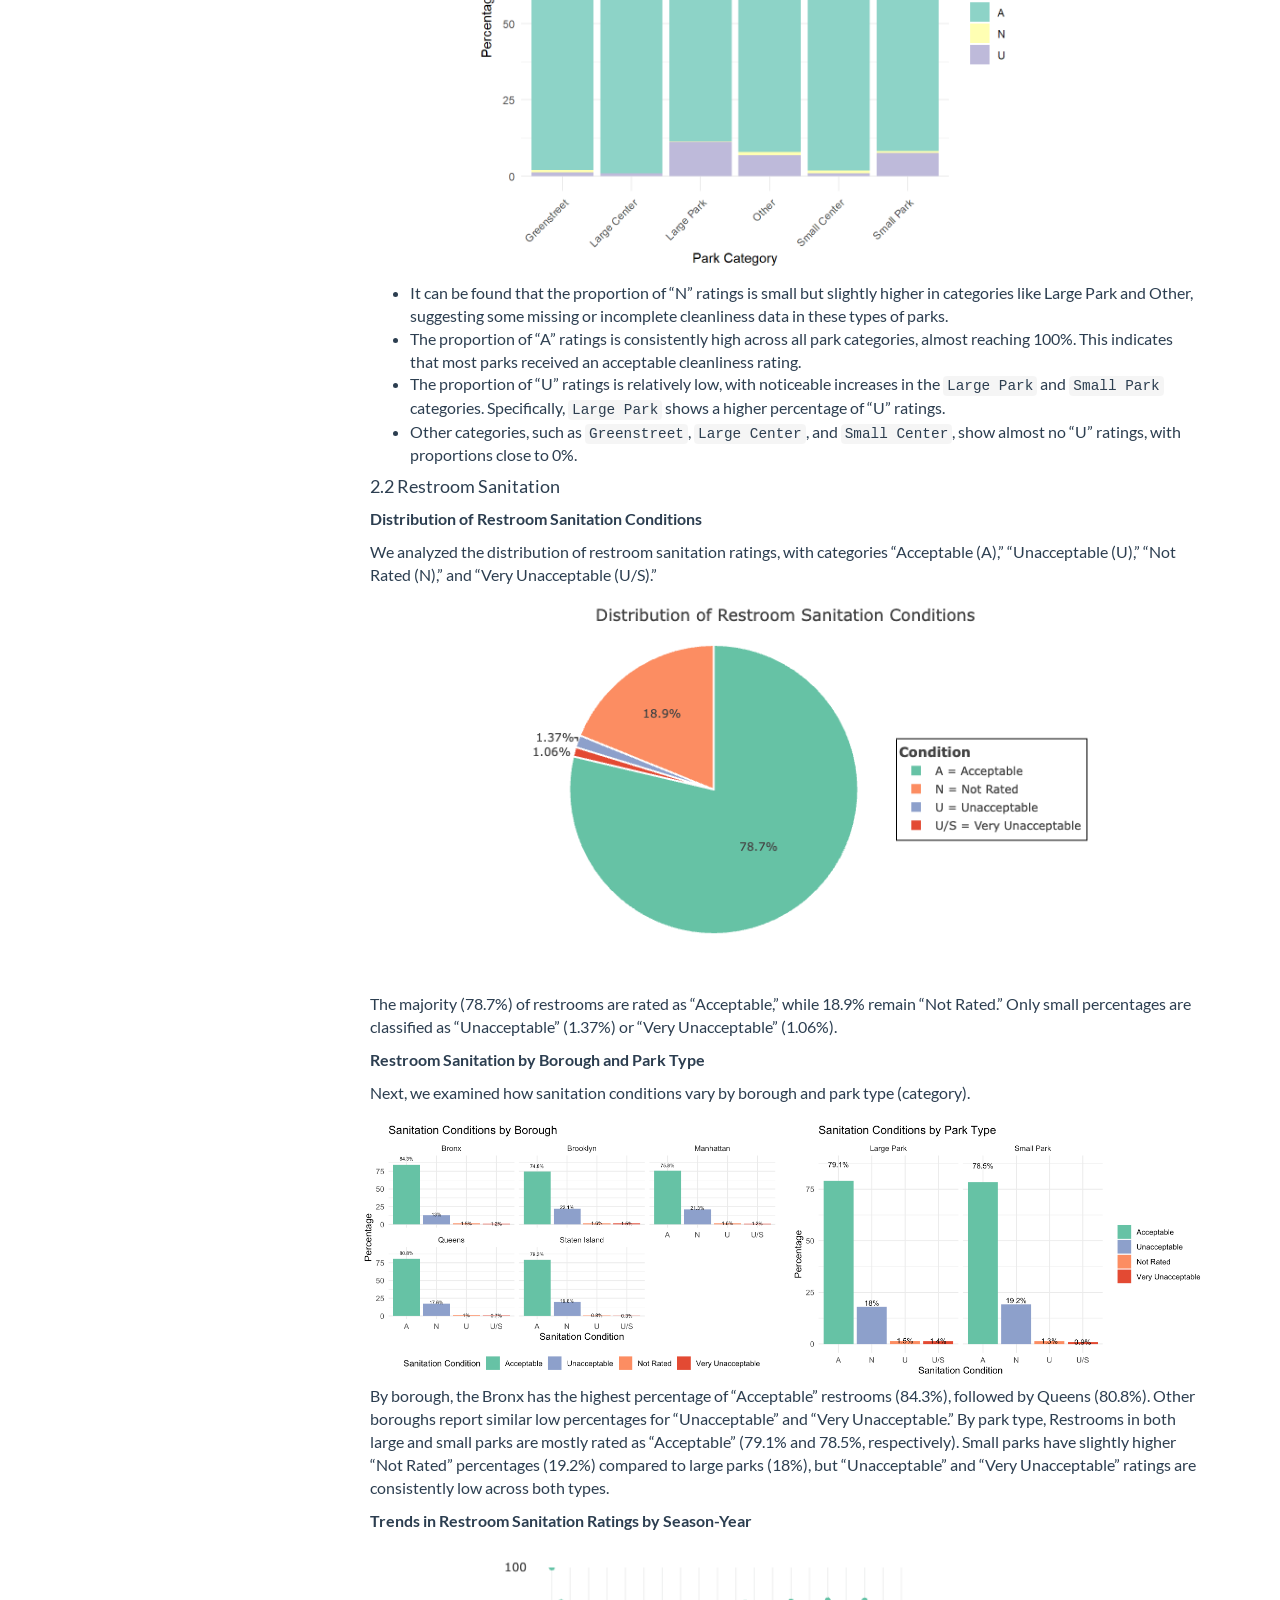
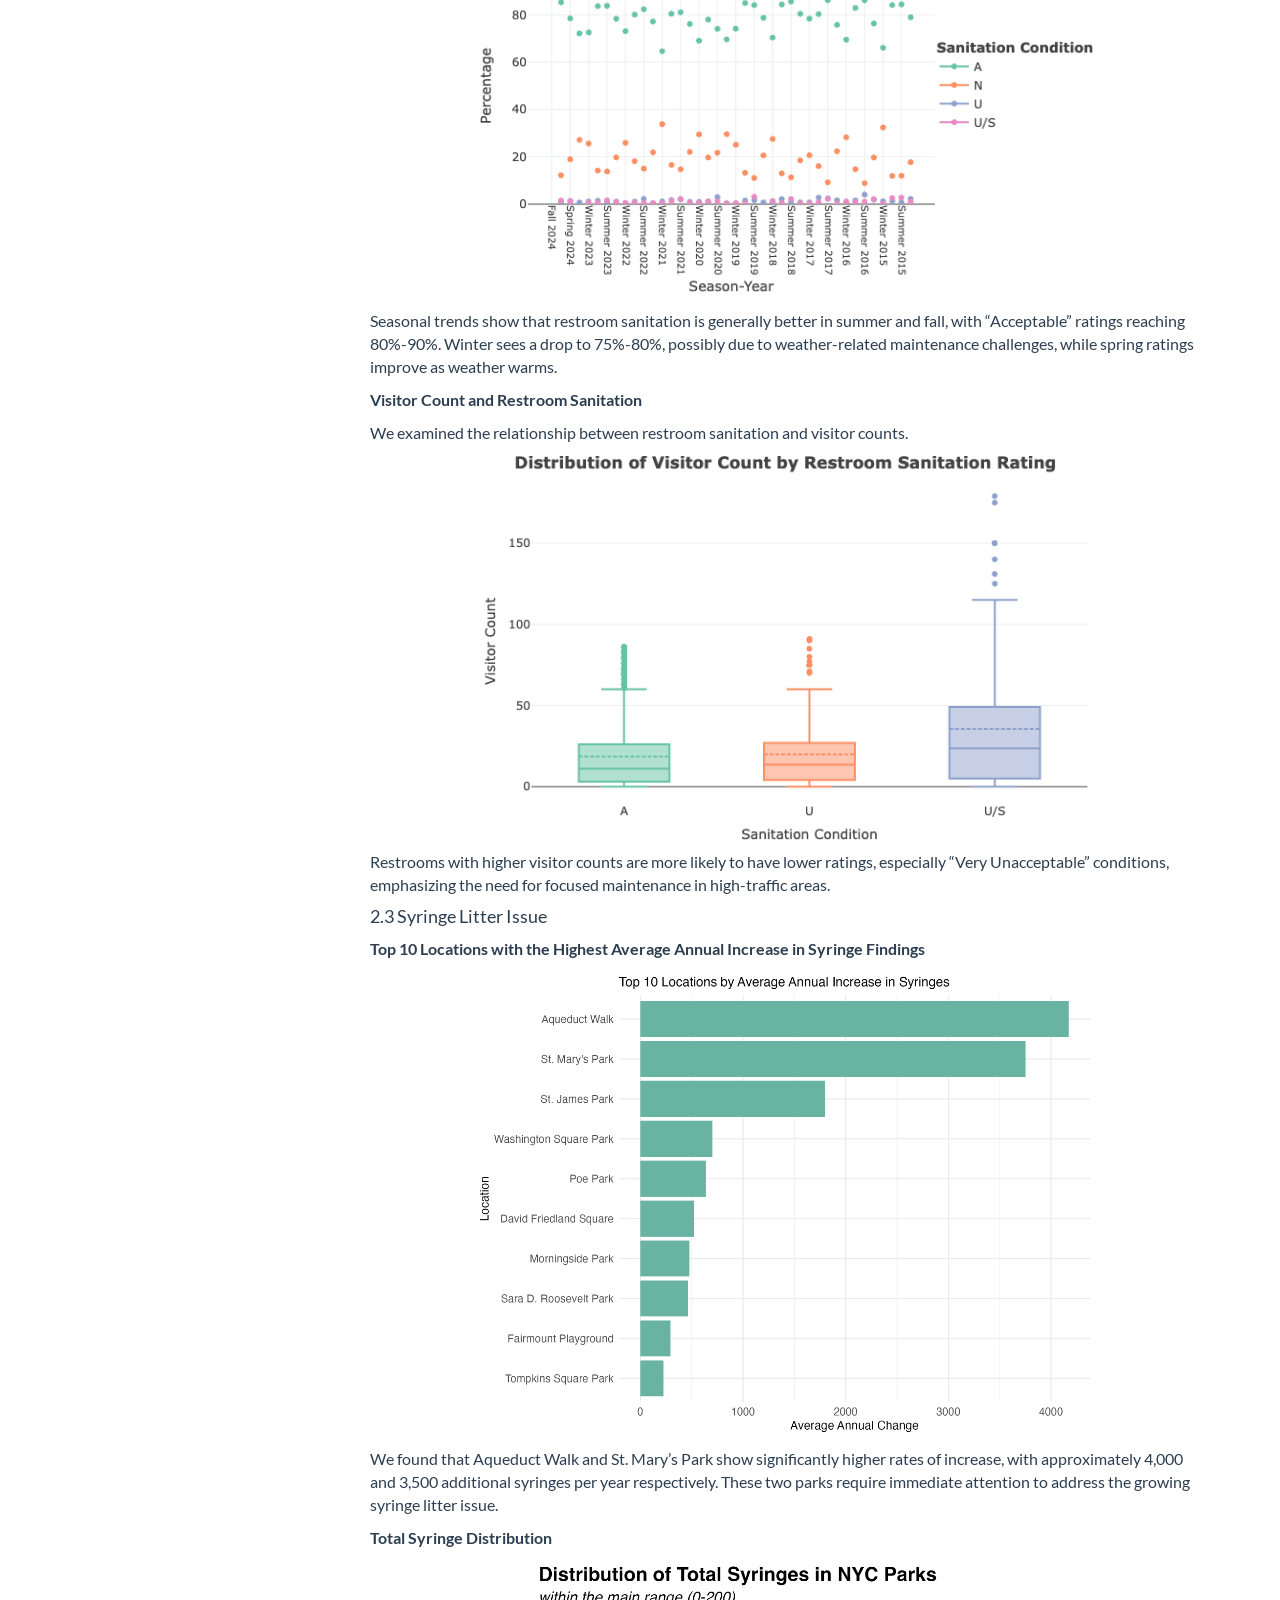
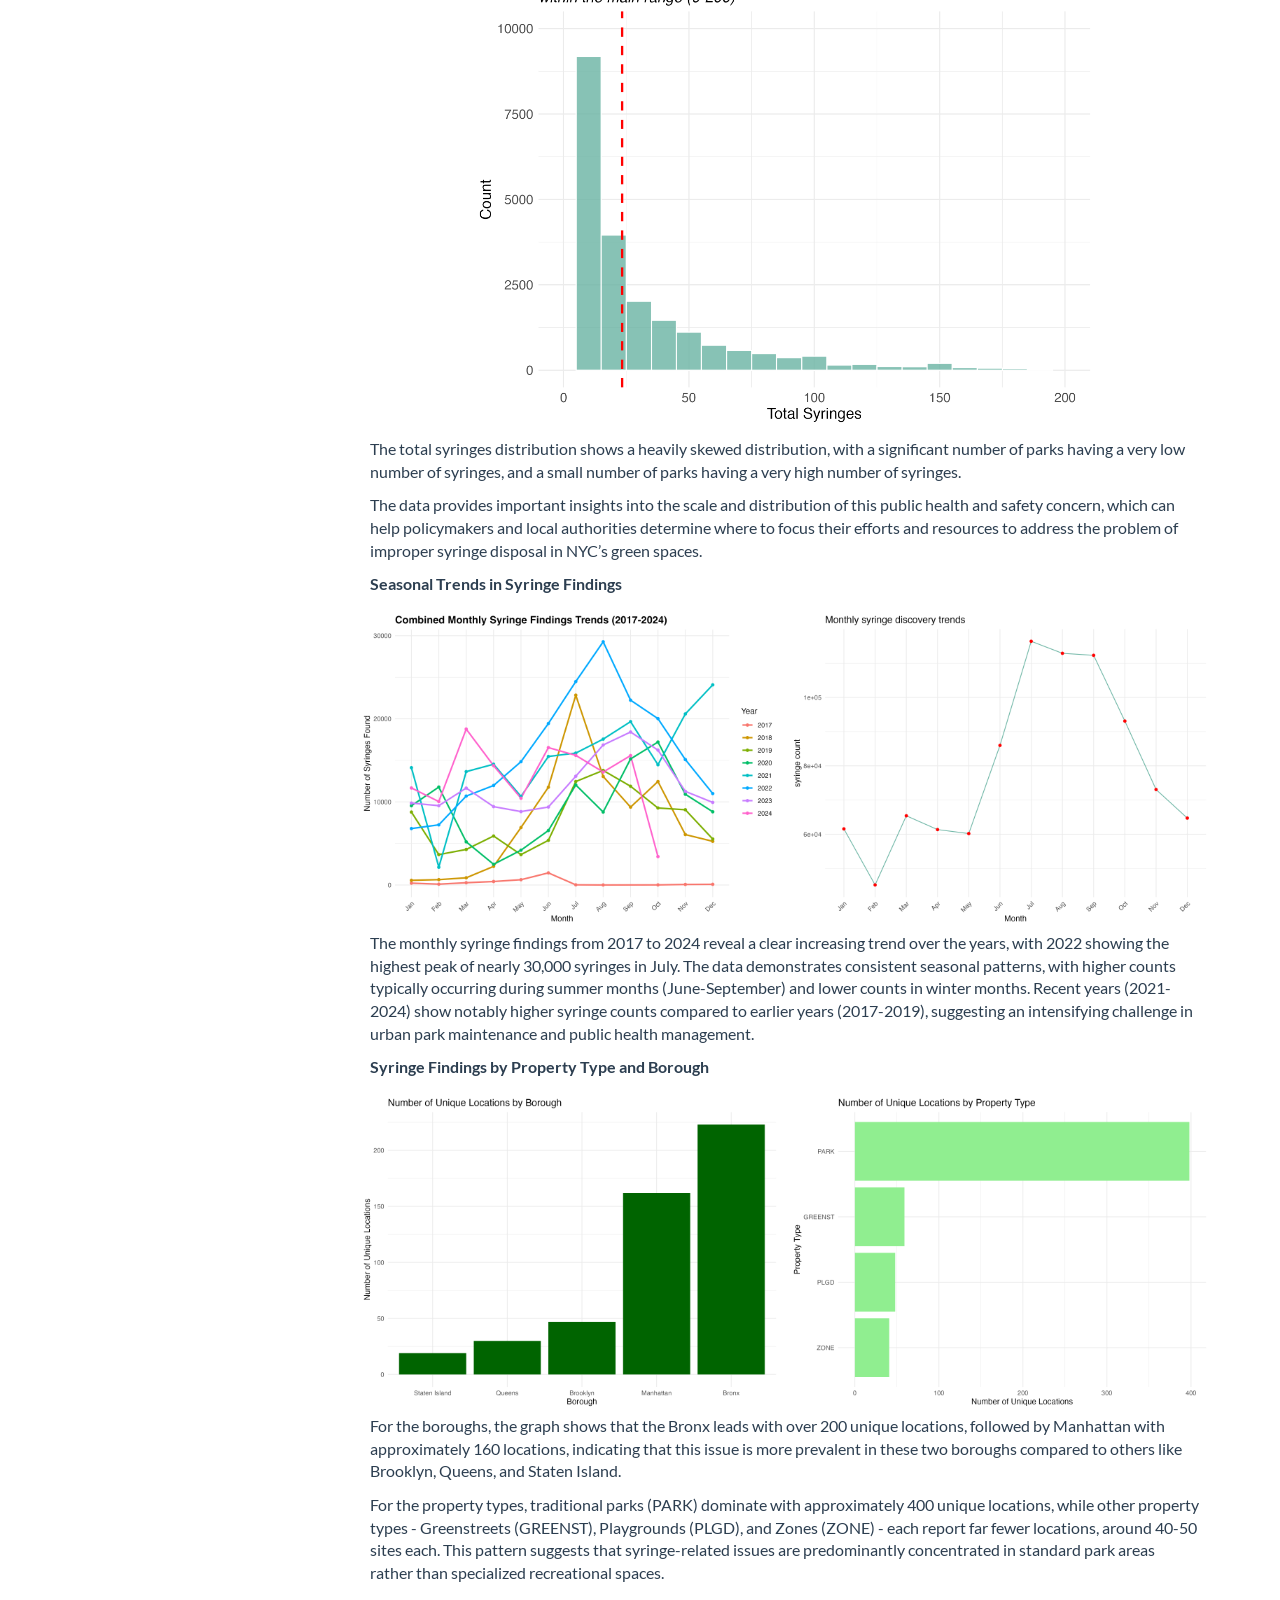
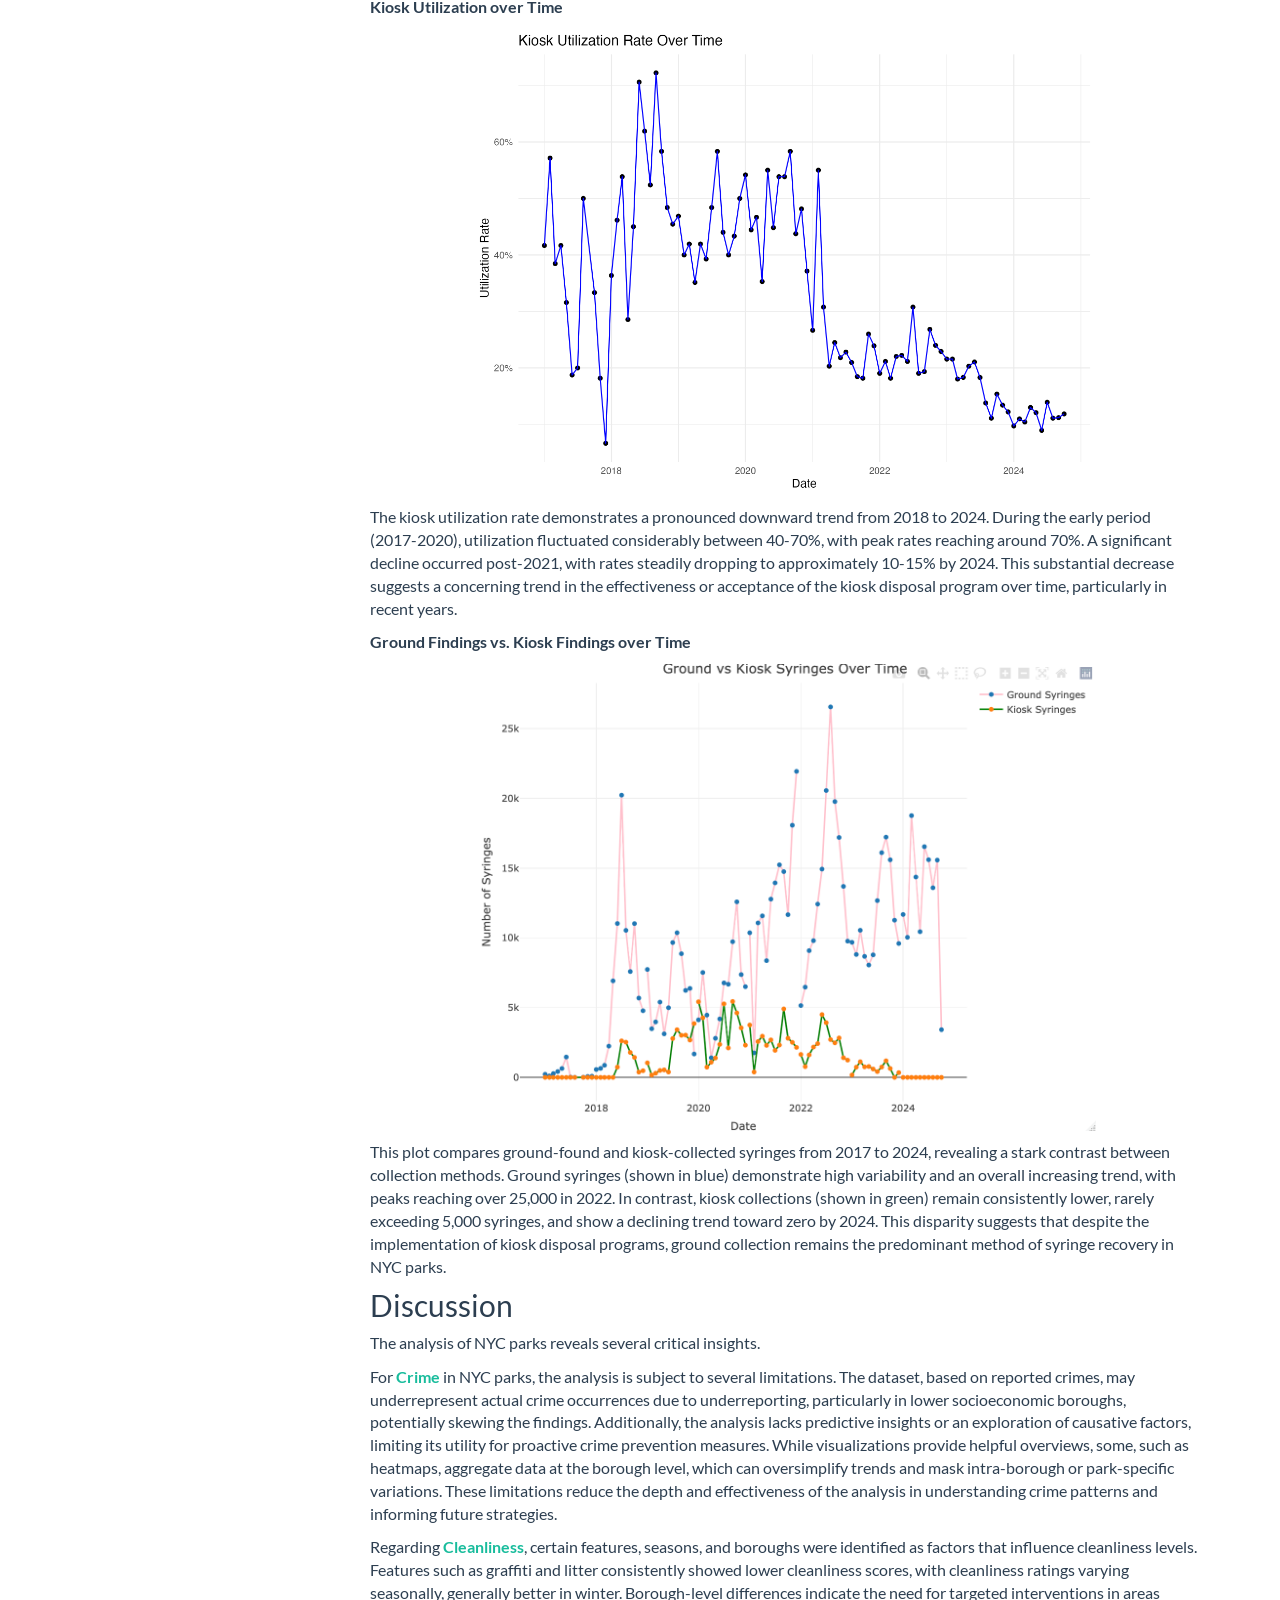
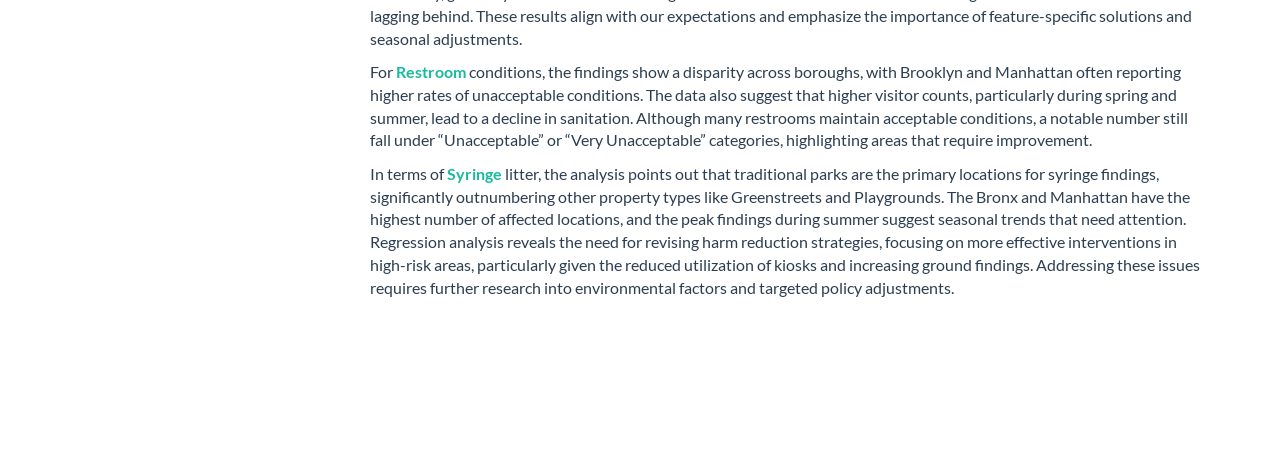
<file: report.html>
<!DOCTYPE html>

<html>

<head>

<meta charset="utf-8" />
<meta name="generator" content="pandoc" />
<meta http-equiv="X-UA-Compatible" content="IE=EDGE" />




<title>Project Report</title>

<script src="site_libs/header-attrs-2.28/header-attrs.js"></script>
<script src="site_libs/jquery-3.6.0/jquery-3.6.0.min.js"></script>
<meta name="viewport" content="width=device-width, initial-scale=1" />
<link href="site_libs/bootstrap-3.3.5/css/flatly.min.css" rel="stylesheet" />
<script src="site_libs/bootstrap-3.3.5/js/bootstrap.min.js"></script>
<script src="site_libs/bootstrap-3.3.5/shim/html5shiv.min.js"></script>
<script src="site_libs/bootstrap-3.3.5/shim/respond.min.js"></script>
<style>h1 {font-size: 34px;}
       h1.title {font-size: 38px;}
       h2 {font-size: 30px;}
       h3 {font-size: 24px;}
       h4 {font-size: 18px;}
       h5 {font-size: 16px;}
       h6 {font-size: 12px;}
       code {color: inherit; background-color: rgba(0, 0, 0, 0.04);}
       pre:not([class]) { background-color: white }</style>
<script src="site_libs/jqueryui-1.13.2/jquery-ui.min.js"></script>
<link href="site_libs/tocify-1.9.1/jquery.tocify.css" rel="stylesheet" />
<script src="site_libs/tocify-1.9.1/jquery.tocify.js"></script>
<script src="site_libs/navigation-1.1/tabsets.js"></script>
<script src="site_libs/navigation-1.1/codefolding.js"></script>
<link href="site_libs/highlightjs-9.12.0/default.css" rel="stylesheet" />
<script src="site_libs/highlightjs-9.12.0/highlight.js"></script>
<link href="site_libs/font-awesome-6.4.2/css/all.min.css" rel="stylesheet" />
<link href="site_libs/font-awesome-6.4.2/css/v4-shims.min.css" rel="stylesheet" />
<html>
<head>
<script>
  // Dynamically set the favicon based on the page URL
  const url = window.location.pathname; // Get the current page's URL path
  let faviconPath = "images/favicon.png"; // Default favicon

  // Set favicon based on specific keywords in the URL
  if (url.includes("restroom")) {
    faviconPath = "images/restroom_icon.png";
  } else if (url.includes("cleanliness")) {
    faviconPath = "images/cleanliness_icon.jpg";
  } else if (url.includes("crime")) {
    faviconPath = "images/crime_icon.png";
  } else if (url.includes("syringe")) {
    faviconPath = "images/needle.png";
  }

  // Dynamically create and append the favicon link
  const link = document.createElement("link");
  link.rel = "shortcut icon";
  link.href = faviconPath;
  document.head.appendChild(link);
</script>
</head>
</html>

<style type="text/css">
  code{white-space: pre-wrap;}
  span.smallcaps{font-variant: small-caps;}
  span.underline{text-decoration: underline;}
  div.column{display: inline-block; vertical-align: top; width: 50%;}
  div.hanging-indent{margin-left: 1.5em; text-indent: -1.5em;}
  ul.task-list{list-style: none;}
    </style>

<style type="text/css">code{white-space: pre;}</style>
<script type="text/javascript">
if (window.hljs) {
  hljs.configure({languages: []});
  hljs.initHighlightingOnLoad();
  if (document.readyState && document.readyState === "complete") {
    window.setTimeout(function() { hljs.initHighlighting(); }, 0);
  }
}
</script>






<link rel="stylesheet" href="styles.css" type="text/css" />



<style type = "text/css">
.main-container {
  max-width: 940px;
  margin-left: auto;
  margin-right: auto;
}
img {
  max-width:100%;
}
.tabbed-pane {
  padding-top: 12px;
}
.html-widget {
  margin-bottom: 20px;
}
button.code-folding-btn:focus {
  outline: none;
}
summary {
  display: list-item;
}
details > summary > p:only-child {
  display: inline;
}
pre code {
  padding: 0;
}
</style>


<style type="text/css">
.dropdown-submenu {
  position: relative;
}
.dropdown-submenu>.dropdown-menu {
  top: 0;
  left: 100%;
  margin-top: -6px;
  margin-left: -1px;
  border-radius: 0 6px 6px 6px;
}
.dropdown-submenu:hover>.dropdown-menu {
  display: block;
}
.dropdown-submenu>a:after {
  display: block;
  content: " ";
  float: right;
  width: 0;
  height: 0;
  border-color: transparent;
  border-style: solid;
  border-width: 5px 0 5px 5px;
  border-left-color: #cccccc;
  margin-top: 5px;
  margin-right: -10px;
}
.dropdown-submenu:hover>a:after {
  border-left-color: #adb5bd;
}
.dropdown-submenu.pull-left {
  float: none;
}
.dropdown-submenu.pull-left>.dropdown-menu {
  left: -100%;
  margin-left: 10px;
  border-radius: 6px 0 6px 6px;
}
</style>

<script type="text/javascript">
// manage active state of menu based on current page
$(document).ready(function () {
  // active menu anchor
  href = window.location.pathname
  href = href.substr(href.lastIndexOf('/') + 1)
  if (href === "")
    href = "index.html";
  var menuAnchor = $('a[href="' + href + '"]');

  // mark the anchor link active (and if it's in a dropdown, also mark that active)
  var dropdown = menuAnchor.closest('li.dropdown');
  if (window.bootstrap) { // Bootstrap 4+
    menuAnchor.addClass('active');
    dropdown.find('> .dropdown-toggle').addClass('active');
  } else { // Bootstrap 3
    menuAnchor.parent().addClass('active');
    dropdown.addClass('active');
  }

  // Navbar adjustments
  var navHeight = $(".navbar").first().height() + 15;
  var style = document.createElement('style');
  var pt = "padding-top: " + navHeight + "px; ";
  var mt = "margin-top: -" + navHeight + "px; ";
  var css = "";
  // offset scroll position for anchor links (for fixed navbar)
  for (var i = 1; i <= 6; i++) {
    css += ".section h" + i + "{ " + pt + mt + "}\n";
  }
  style.innerHTML = "body {" + pt + "padding-bottom: 40px; }\n" + css;
  document.head.appendChild(style);
});
</script>

<!-- tabsets -->

<style type="text/css">
.tabset-dropdown > .nav-tabs {
  display: inline-table;
  max-height: 500px;
  min-height: 44px;
  overflow-y: auto;
  border: 1px solid #ddd;
  border-radius: 4px;
}

.tabset-dropdown > .nav-tabs > li.active:before, .tabset-dropdown > .nav-tabs.nav-tabs-open:before {
  content: "\e259";
  font-family: 'Glyphicons Halflings';
  display: inline-block;
  padding: 10px;
  border-right: 1px solid #ddd;
}

.tabset-dropdown > .nav-tabs.nav-tabs-open > li.active:before {
  content: "\e258";
  font-family: 'Glyphicons Halflings';
  border: none;
}

.tabset-dropdown > .nav-tabs > li.active {
  display: block;
}

.tabset-dropdown > .nav-tabs > li > a,
.tabset-dropdown > .nav-tabs > li > a:focus,
.tabset-dropdown > .nav-tabs > li > a:hover {
  border: none;
  display: inline-block;
  border-radius: 4px;
  background-color: transparent;
}

.tabset-dropdown > .nav-tabs.nav-tabs-open > li {
  display: block;
  float: none;
}

.tabset-dropdown > .nav-tabs > li {
  display: none;
}
</style>

<!-- code folding -->
<style type="text/css">
.code-folding-btn { margin-bottom: 4px; }
</style>



<style type="text/css">

#TOC {
  margin: 25px 0px 20px 0px;
}
@media (max-width: 768px) {
#TOC {
  position: relative;
  width: 100%;
}
}

@media print {
.toc-content {
  /* see https://github.com/w3c/csswg-drafts/issues/4434 */
  float: right;
}
}

.toc-content {
  padding-left: 30px;
  padding-right: 40px;
}

div.main-container {
  max-width: 1200px;
}

div.tocify {
  width: 20%;
  max-width: 260px;
  max-height: 85%;
}

@media (min-width: 768px) and (max-width: 991px) {
  div.tocify {
    width: 25%;
  }
}

@media (max-width: 767px) {
  div.tocify {
    width: 100%;
    max-width: none;
  }
}

.tocify ul, .tocify li {
  line-height: 20px;
}

.tocify-subheader .tocify-item {
  font-size: 0.90em;
}

.tocify .list-group-item {
  border-radius: 0px;
}


</style>



</head>

<body>


<div class="container-fluid main-container">


<!-- setup 3col/9col grid for toc_float and main content  -->
<div class="row">
<div class="col-xs-12 col-sm-4 col-md-3">
<div id="TOC" class="tocify">
</div>
</div>

<div class="toc-content col-xs-12 col-sm-8 col-md-9">




<div class="navbar navbar-default  navbar-fixed-top" role="navigation">
  <div class="container">
    <div class="navbar-header">
      <button type="button" class="navbar-toggle collapsed" data-toggle="collapse" data-bs-toggle="collapse" data-target="#navbar" data-bs-target="#navbar">
        <span class="icon-bar"></span>
        <span class="icon-bar"></span>
        <span class="icon-bar"></span>
      </button>
      <a class="navbar-brand" href="index.html">Home</a>
    </div>
    <div id="navbar" class="navbar-collapse collapse">
      <ul class="nav navbar-nav">
        
      </ul>
      <ul class="nav navbar-nav navbar-right">
        <li class="dropdown">
  <a href="#" class="dropdown-toggle" data-toggle="dropdown" role="button" data-bs-toggle="dropdown" aria-expanded="false">
    About
     
    <span class="caret"></span>
  </a>
  <ul class="dropdown-menu" role="menu">
    <li>
      <a href="report.html">Report</a>
    </li>
    <li>
      <a href="about_team.html">About the Team</a>
    </li>
  </ul>
</li>
<li>
  <a href="data.html">Data</a>
</li>
<li>
  <a href="crime.html">Crime</a>
</li>
<li class="dropdown">
  <a href="#" class="dropdown-toggle" data-toggle="dropdown" role="button" data-bs-toggle="dropdown" aria-expanded="false">
    Sanitation
     
    <span class="caret"></span>
  </a>
  <ul class="dropdown-menu" role="menu">
    <li>
      <a href="cleanliness.html">Overall Cleanliness</a>
    </li>
    <li>
      <a href="restroom.html">Restroom</a>
    </li>
    <li>
      <a href="syringe.html">Syringe</a>
    </li>
  </ul>
</li>
<li>
  <a href="https://summer-lxt-32.shinyapps.io/shiny/">Facility Maps</a>
</li>
<li>
  <a href="https://github.com/mh4588/p8105_final_project">
    <span class="fa fa-github fa-lg"></span>
     
  </a>
</li>
      </ul>
    </div><!--/.nav-collapse -->
  </div><!--/.container -->
</div><!--/.navbar -->

<div id="header">

<div class="btn-group pull-right float-right">
<button type="button" class="btn btn-default btn-xs btn-secondary btn-sm dropdown-toggle" data-toggle="dropdown" data-bs-toggle="dropdown" aria-haspopup="true" aria-expanded="false"><span>Code</span> <span class="caret"></span></button>
<ul class="dropdown-menu dropdown-menu-right" style="min-width: 50px;">
<li><a id="rmd-show-all-code" href="#">Show All Code</a></li>
<li><a id="rmd-hide-all-code" href="#">Hide All Code</a></li>
</ul>
</div>



<h1 class="title toc-ignore">Project Report</h1>

</div>


<style type="text/css">
.center {
  width: 75%;
  display: block;
  margin-left: auto;
  margin-right: auto;
}

.column3 {
  float: left;
  width: 33.33%;
  padding: 5px;
}

.column2 {
  float: left;
  width: 50%;
  padding: 5px;
}

.column2, .column3 p{
  text-align: center;
  font-weight: bold;
  text-decoration: underline;
}

/* Clear floats after image containers */
.row::after {
  content: "";
  clear: both;
  display: table;
}
</style>
<div id="motivation" class="section level2">
<h2>Motivation</h2>
<p>Public parks play a vital role in urban life, offering spaces for
recreation, relaxation, and community engagement. However, their value
can be compromised by issues like crime, inadequate cleanliness, and
poor sanitation. Our project, <em>Behind the Green: Data Insights Into
NYC Parks’ Cleanliness and Safety</em>, aims to analyze key factors
affecting park visitors’ experiences, including crime rates, restroom
conditions, cleanliness, and syringe litter. By uncovering insights
through data analysis, we hope to guide improvements and ensure NYC
parks remain safe, clean, and welcoming for all.</p>
</div>
<div id="related-work" class="section level2">
<h2>Related Work</h2>
<p>Our project draws inspiration from <a
href="https://www.mdpi.com/2071-1050/15/21/15262">research</a> on the
impact of public park quality on urban communities. We aim to use
data-driven approaches to examine park safety and cleanliness,
highlighting the importance of addressing issues like crime rates,
restroom conditions, and waste management. We utilize the data from
sources like <a href="https://opendata.cityofnewyork.us/">NYC Open
Data</a> and the NYC Parks Department, which have been instrumental in
guiding our analysis of park cleanliness and safety. Our goal is to
build on these insights to improve the overall experience in NYC
parks.</p>
</div>
<div id="initial-questions" class="section level2">
<h2>Initial Questions</h2>
<ul>
<li><a href="crime.html"><strong>Crime</strong></a>: What is the trend
of different crime types over the years in NYC parks? How do crime
patterns vary across different boroughs of NYC parks? Is there a pattern
of crime types in parks with a higher number of crimes?<br />
</li>
<li><a href="cleanliness.html"><strong>Cleanliness</strong></a>: What
are the cleanliness ratings by different features? How do cleanliness
ratings vary over different time periods? What is the relationship
between cleanliness and park categories?<br />
</li>
<li><a href="restroom.html"><strong>Restroom</strong></a>: What is the
distribution of restroom sanitation conditions in New York City’s public
parks? How do sanitation conditions vary by borough and park type? What
is the trend in restroom sanitation ratings across different seasons and
years (2015-2024)?<br />
</li>
<li><a href="syringe.html"><strong>Syringe</strong></a>: How does
syringe litter differ between parks? How does utilization of safe
disposal kiosks change over time? How does utilization of safe disposal
kiosks compare with syringe litter?</li>
</ul>
</div>
<div id="data" class="section level2">
<h2>Data</h2>
<p><strong>Data Source</strong></p>
<ul>
<li><a href="crime.html"><strong>Crime</strong></a>:The park crime data
comes from <a
href="https://www.nyc.gov/site/nypd/stats/crime-statistics/park-crime-stats.page">NYC
Park Crime Statistics</a> provided by NYPD. This dataset contains
detailed records of reported crimes in New York City’s parks. It
includes data on various crime types, such as robbery, assault, and
larceny, categorized by park, borough, and time period. This dataset is
updated quarterly and aims to enhance public safety by offering
transparency on crime trends in recreational areas. It serves as a
valuable resource for researchers, policymakers, and residents
interested in understanding and addressing crime in NYC parks.<br />
</li>
<li><a href="cleanliness.html"><strong>Cleanliness</strong></a>: The
Cleanliness data comes from the Parks Inspection Program (PIP), which
evaluates New York City parks through regular inspections. PIP assesses
the cleanliness of parks across 17 features, categorized under
cleanliness, structural, and landscape conditions. Each feature is rated
either as “Acceptable” (A) or “Unacceptable” (U), providing insight into
the cleanliness conditions across different locations and features.
Datasets on properties and cleanliness are maintained in this
part.<br />
</li>
<li><a href="restroom.html"><strong>Restroom</strong></a>: Restroom data
is also gathered through PIP and records detailed information about
public restroom inspections in New York City parks. These inspections
rate the restroom facilities for cleanliness and structural quality,
contributing to the overall evaluation of park facilities. This dataset
allows for the analysis of restroom conditions across different parks
and helps to identify potential areas for improvement.<br />
</li>
<li><a href="syringe.html"><strong>Syringe</strong></a>: The Syringe
dataset records syringe collection in NYC Parks, gathered by NYC Parks
staff and various organizations under the Syringe Litter Data Collection
initiative. The data highlights syringe disposal patterns and is
accessible via NYC OpenData. The syringe collection data provides
valuable insights into the safety and public health conditions of NYC
Parks and is compiled monthly after thorough quality checks.</li>
</ul>
<p><strong>Data Cleaning</strong></p>
<ul>
<li><p><a href="crime.html"><strong>Crime</strong></a>:The data
processing process involves several steps to import, clean, and filter
crime data from various park crime files spanning from 2015 to 2024.
Since crime data is stored quarterly, we wrote a function to traverse
all data file paths and special files were handled individually. Each
row is a crime record for a park in specific year and season. The final
dataset includes variables:</p>
<ul>
<li><code>park</code>: park names;<br />
</li>
<li><code>borough</code>: parks’ boroughs;<br />
</li>
<li><code>size_acres</code>: size in acres;<br />
</li>
<li><code>category</code>: categories of parks;<br />
</li>
<li>Crime types: <code>murder</code>, <code>rape</code>,
<code>robbery</code>, <code>felony_assault</code>,
<code>burglary</code>, <code>grand_larceny</code>,
<code>grand_larceny_of_motor_vehicles</code>;<br />
</li>
<li><code>total</code>: total crimes happened in that park;<br />
</li>
<li><code>year</code>: statistical year;<br />
</li>
<li><code>season</code>: statistical season.</li>
</ul></li>
<li><p><a href="cleanliness.html"><strong>Cleanliness</strong></a>:
Multiple datasets were loaded and cleaned to ensure consistent column
names. Key features, including Litter, Glass, Graffiti, Weeds, and Ice,
were selected for analysis. The datasets were merged using
<code>prop_id</code> and <code>inspection_id</code>, resulting in a
comprehensive dataset with park information, feature ratings, and
cleanliness inspection data. The dataset was then further cleaned by
handling missing values, removing unnecessary columns, and standardizing
string values to maintain consistency. The final dataset includes
variables:</p>
<ul>
<li><code>prop_num</code>: Unique identification number for each park
property.<br />
</li>
<li><code>prop_name</code>: Name of park property.<br />
</li>
<li><code>prop_id</code>: Unique identification number for a property or
portion of a property.<br />
</li>
<li><code>site_name</code>: Name of park property or portion of a
property.<br />
</li>
<li><code>boro</code>: Borough in which property is located.<br />
</li>
<li><code>zip_code</code>: Zip Code in which the property is
located.<br />
</li>
<li><code>category</code>: Property rating category for Parks Inspection
Program.<br />
</li>
<li><code>feature</code>: Property feature assigned a rating.<br />
</li>
<li><code>rating</code>: Feature rating.<br />
</li>
<li><code>inspection_id</code>: Inspection ID associated with
feature.<br />
</li>
<li><code>feature_number</code>: Unique feature identification
number.<br />
</li>
<li><code>season</code>: Inspection season of inspection.<br />
</li>
<li><code>date</code>: Date of inspection.<br />
</li>
<li><code>inspection_year</code>: Inspection year of inspection.<br />
</li>
<li><code>cleanliness</code>: Cleanliness rating.</li>
</ul></li>
<li><p><a href="restroom.html"><strong>Restroom</strong></a>: Three
datasets (toilet_inspection, parks_inspection, and sites_inspection)
were imported and standardized for consistency. They were merged based
on common identifiers (inspection_id and prop_id). New features, such as
the year column, were added, and unnecessary columns were removed. The
data was filtered to focus on public restrooms and relevant attributes.
Missing values in key columns were addressed, and categorical values
like season and borough were standardized. The dataset was then filtered
to include records from 2015 to 2024, ensuring a clean and consistent
dataset for analysis. The final dataset includes variables:</p>
<ul>
<li><code>park_id</code>: A unique identifier for the park.<br />
</li>
<li><code>park_name</code>: The name of the park.<br />
</li>
<li><code>category</code>: The category of the park.<br />
</li>
<li><code>boro</code>: The borough in which the park is located.<br />
</li>
<li><code>year</code>: The year of the data record.<br />
</li>
<li><code>season</code>: The season during which the data was
recorded.<br />
</li>
<li><code>round</code>: The inspection round.<br />
</li>
<li><code>prop_location</code>: The specific location or address of the
park.<br />
</li>
<li><code>visitor_count</code>: The number of visitors to the
park.<br />
</li>
<li><code>pr_litter</code>: The litter condition rating for the public
restrooms.</li>
</ul></li>
<li><p><a href="syringe.html"><strong>Syringe</strong></a>: The dataset
on syringe findings in NYC parks was cleaned through several steps.
Date-time information was standardized by converting the
<code>collected_date</code> field to a consistent format and extracting
the year. Month names were also standardized to their abbreviated
format. Missing values in syringe counts and kiosk numbers were replaced
with zeros for consistency. Duplicate entries were removed, and records
with invalid location values were filtered out. Additionally, the
<code>kiosk_site</code> field was updated to TRUE where
<code>kiosk_syringes</code> &gt; 0, ensuring locations with recorded
kiosk usage were properly flagged. The final dataset includes
variables:</p>
<ul>
<li><code>location</code>: The name of the park where syringes were
collected.<br />
</li>
<li><code>borough</code>: Borough in which syringe collection took
place.<br />
</li>
<li><code>property_type</code>: Describes the location of syringe
collection as park, zone, or playground.<br />
</li>
<li><code>kiosk_site</code>: Marks the location where syringes were
collected as a site with a kiosk or not.<br />
</li>
<li><code>kiosk_numbe</code>r: The identification number assigned to a
kiosk.<br />
</li>
<li><code>ground_syringes</code>: The number of syringes collected off
the ground.<br />
</li>
<li><code>kiosk_syringes</code>: The number of syringes collected from
kiosks.<br />
</li>
<li><code>total_syringes</code>: The total number of syringes
collected.<br />
</li>
<li><code>year</code>: The year syringes were collected.<br />
</li>
<li><code>month</code>: The month syringes were collected.<br />
</li>
<li><code>month_text</code>: The month syringes were collected in text
format.</li>
</ul></li>
</ul>
</div>
<div id="exploratory-analysis" class="section level2">
<h2>Exploratory Analysis</h2>
<div id="crime-in-nyc-parks" class="section level3">
<h3>1. Crime in NYC Parks</h3>
<p><strong>Crime Counts by Year in NYC Parks</strong>
<img src="images/report/crime_1.png" class="center"></p>
<p>The plot shows that serious crimes like grand larceny of motor
vehicles, murder, rape, and robbery maintain a relatively stable trend,
while burglary, felony assault, and grand larceny (excluding motor
vehicles) exhibit some fluctuations. Burglary and robbery declined in
2020, likely due to COVID-19 restrictions, whereas felony assault shows
a potential rise, possibly influenced by sparse crowds and fewer
witnesses, which may embolden offenders.</p>
<p><strong>Crime Proportion in NYC Parks</strong>
<img src="images/report/crime_2.png" class="center"></p>
<p>The pie chart reveals that grand larceny (41.1%), robbery (31%), and
felony assault (22%) are the most common crime types in parks over the
past decade. Property crimes like grand larceny and robbery dominate,
likely due to the ease of committing such offenses in less monitored
park areas. Felony assault is less frequent, possibly due to
underreporting or a law enforcement focus on non-violent crimes in
parks. Violent crimes such as murder and rape are rare, reflecting their
low overall frequency and the impact of deterrent measures or
enforcement efforts. Similarly, the low rate of grand larceny of motor
vehicles in parks may result from effective security measures and
targeted policing.</p>
<p><strong>Heatmap of Crime Counts in NYC Parks (by Year and
Borough)</strong>
<img src="images/report/crime_3.png" class="center"></p>
<p>The heatmap shows total crimes across NYC boroughs by year, with
darker red indicating higher crime rates. Manhattan stands out with
consistently high crime, driven by its dense population, economic
activity, and attractions. Brooklyn follows due to similar factors,
while the Bronx’s moderate crime levels may reflect socioeconomic
challenges. Queens’ residential nature and diversity align with its
lower rates, and Staten Island’s minimal crime totals suggest its
suburban character and differing law enforcement focus. Over the years,
crime patterns remain stable, with minor variations possibly linked to
policy or socio-economic changes.</p>
<p><strong>Distribution of Crime Counts by Type in Top 3 Parks</strong>
<img src="images/report/crime_4.png" class="center"></p>
<p>The plot shows no murders (thus deleted in the plot) and few felonies
in the three parks, with most crimes being less severe. Grand larceny is
the most common, particularly in Flushing Meadows-Corona Park and
Washington Square Park, due to high foot traffic and valuables. Robbery
and felony assault are also notable in Flushing Meadows-Corona Park,
possibly due to its size and diverse spaces. Burglary and grand larceny
of motor vehicles are rare and mainly occur in Flushing Meadows-Corona
Park, likely linked to limited structures and extensive parking. Violent
crimes like rape are minimal, aligning with broader trends of low
violent crime in public spaces. These patterns reflect park-specific
factors such as size, usage, and monitoring.</p>
</div>
<div id="sanitation-conditions-of-nyc-parks" class="section level3">
<h3>2. Sanitation Conditions of NYC Parks</h3>
<div id="overall-cleanliness" class="section level4">
<h4>2.1 Overall Cleanliness</h4>
<p><strong>The proportions of three rating types for different
features</strong></p>
<p>From the bar chart below, we can observe the proportions of three
rating types — Unacceptable (U), Very Unacceptable (U/S), and their
combined proportion (U + U/S) — for different features (Glass, Graffiti,
Ice, Litter, and Weeds).</p>
<p><img src="images/report/1_prop_for_features.png" class="center"></p>
<ul>
<li>For all features, the proportion of “U/S” is relatively low compared
to the “U” rating, suggesting that while some features may have been
rated very unacceptable, the majority of issues fall into the
unacceptable category without additional safety concerns.<br />
</li>
<li><code>Litter</code>: The feature “Litter” has the highest combined
(U + U/S) and individual “U” proportions compared to all other features.
This indicates that litter is the most problematic feature in terms of
cleanliness, frequently being rated as unacceptable.<br />
</li>
<li><code>Weeds</code>: Weeds have relatively high values for both “U”
and “U + U/S” proportions. This suggests that weeds are also a
significant cleanliness issue.<br />
</li>
<li><code>Graffiti</code>: Graffiti shows a moderate level of
unacceptable ratings (both “U” and “U + U/S”), indicating that it is
frequently, but not as consistently as Litter, rated as
problematic.<br />
</li>
<li><code>Glass</code> and <code>Ice</code>: Both features have
relatively low proportions across all rating types, suggesting that
these features are generally well-maintained and less frequently rated
as unacceptable.</li>
</ul>
<p><strong>The least error-prone feature in different
boroughs</strong></p>
<p><img src="images/report/least_error.png" class="center" style="width: 50%;"></p>
<p>The table shows the feature in each borough with the highest
proportion of “A” cleanliness ratings, indicating which features are the
least error-prone in terms of cleanliness for each borough. The data
includes results for five boroughs: Brooklyn (B), Manhattan (M), Queens
(Q), Staten Island (R), and Bronx (X).</p>
<p>Ice is the best-maintained feature in Brooklyn, Manhattan, Queens,
and Bronx, with “A” rating proportions ranging from 97.91% to 98.85%.
This indicates consistent cleanliness management across these boroughs.
In Staten Island, Glass has the highest “A” rating at 98.87%, suggesting
a different focus in cleanliness efforts. Overall, Ice appears to be
easier to maintain across multiple boroughs, while Glass is notably
well-managed in Staten Island.</p>
<p><strong>The cleanliness ratings of NYC and its boroughs during the
decade</strong></p>
<p>We calculated and compared the overall “A” rating proportion of
cleanliness in each borough and the whole New York City each year, and
analyzed the cleanliness trend in different boroughs.</p>
<p><img src="images/report/2_A_ratio_of_boro.png" class="center"></p>
<ul>
<li><strong>Overall Trend</strong>: The overall Acceptable proportion
for New York City (grey line) shows a steady increase from around 90% in
2015 to 93% by 2018, followed by a significant decline around 2020, with
a slight recovery in 2022.<br />
</li>
<li><strong>Inter-Borough</strong>: <code>Staten Island</code> and
<code>Queens</code> show significantly higher cleanliness levels
compared to other boroughs, whereas the <code>Bronx</code> and
<code>Brooklyn</code> display noticeably lower cleanliness in certain
years.<br />
</li>
<li>The <code>Bronx</code> exhibits large fluctuations in cleanliness,
with a sharp decline in 2022 to below 87%, marking it as the borough
with the lowest cleanliness proportion. <code>Manhattan</code> shows a
steady increase from 92% in 2015, peaking in 2018, with slight
fluctuations but maintaining relatively high cleanliness levels.
<code>Brooklyn</code> sees an improvement after 2017, a notable dip
around 2020, and a recovery to above 90% by 2022.<br />
</li>
<li><code>Staten Island</code> consistently maintains an Acceptable
proportion above 96%, making it the most stable and cleanest borough
throughout the period. <code>Queens</code> starts with a high
cleanliness proportion in 2015, rising significantly after 2018 to
nearly 97%, and remains one of the leading boroughs despite a slight
decline.<br />
</li>
<li>The decline around 2020 could be attributed to pandemic-related
resource shortages and increased maintenance challenges.</li>
</ul>
<p><strong>Analysis of cleanliness and park category</strong><br />
Then, we studied the association between park types and cleanliness and
analyzed which park types were more likely to accumulate litter.</p>
<p><img src="images/report/3_prop_by_category.png" class="center"></p>
<ul>
<li>It can be found that the proportion of “N” ratings is small but
slightly higher in categories like Large Park and Other, suggesting some
missing or incomplete cleanliness data in these types of parks.<br />
</li>
<li>The proportion of “A” ratings is consistently high across all park
categories, almost reaching 100%. This indicates that most parks
received an acceptable cleanliness rating.<br />
</li>
<li>The proportion of “U” ratings is relatively low, with noticeable
increases in the <code>Large Park</code> and <code>Small Park</code>
categories. Specifically, <code>Large Park</code> shows a higher
percentage of “U” ratings.<br />
</li>
<li>Other categories, such as <code>Greenstreet</code>,
<code>Large Center</code>, and <code>Small Center</code>, show almost no
“U” ratings, with proportions close to 0%.</li>
</ul>
</div>
<div id="restroom-sanitation" class="section level4">
<h4>2.2 Restroom Sanitation</h4>
<p><strong>Distribution of Restroom Sanitation Conditions</strong></p>
<p>We analyzed the distribution of restroom sanitation ratings, with
categories “Acceptable (A),” “Unacceptable (U),” “Not Rated (N),” and
“Very Unacceptable (U/S).”</p>
<p><img src="images/report/restroom_report_1.png" class="center"></p>
<p>The majority (78.7%) of restrooms are rated as “Acceptable,” while
18.9% remain “Not Rated.” Only small percentages are classified as
“Unacceptable” (1.37%) or “Very Unacceptable” (1.06%).</p>
<p><strong>Restroom Sanitation by Borough and Park Type</strong></p>
<p>Next, we examined how sanitation conditions vary by borough and park
type (category).</p>
<div class="row">
  <div class="column2">
    <img src="images/report/restroom_report_2.png" style="width:100%;">
  </div>
  <div class="column2">
    <img src="images/report/restroom_report_3.png" style="width:100%;">
  </div>
</div>
<p>By borough, the Bronx has the highest percentage of “Acceptable”
restrooms (84.3%), followed by Queens (80.8%). Other boroughs report
similar low percentages for “Unacceptable” and “Very Unacceptable.” By
park type, Restrooms in both large and small parks are mostly rated as
“Acceptable” (79.1% and 78.5%, respectively). Small parks have slightly
higher “Not Rated” percentages (19.2%) compared to large parks (18%),
but “Unacceptable” and “Very Unacceptable” ratings are consistently low
across both types.</p>
<p><strong>Trends in Restroom Sanitation Ratings by
Season-Year</strong></p>
<p><img src="images/report/restroom_report_4.png" class="center"></p>
<p>Seasonal trends show that restroom sanitation is generally better in
summer and fall, with “Acceptable” ratings reaching 80%-90%. Winter sees
a drop to 75%-80%, possibly due to weather-related maintenance
challenges, while spring ratings improve as weather warms.</p>
<p><strong>Visitor Count and Restroom Sanitation</strong></p>
<p>We examined the relationship between restroom sanitation and visitor
counts.</p>
<p><img src="images/report/restroom_report_5.png" class="center"></p>
<p>Restrooms with higher visitor counts are more likely to have lower
ratings, especially “Very Unacceptable” conditions, emphasizing the need
for focused maintenance in high-traffic areas.</p>
</div>
<div id="syringe-litter-issue" class="section level4">
<h4>2.3 Syringe Litter Issue</h4>
<p><strong>Top 10 Locations with the Highest Average Annual Increase in
Syringe Findings</strong></p>
<p><img src="images/report/top_10_locations.png" class="center"></p>
<p>We found that Aqueduct Walk and St. Mary’s Park show significantly
higher rates of increase, with approximately 4,000 and 3,500 additional
syringes per year respectively. These two parks require immediate
attention to address the growing syringe litter issue.</p>
<p><strong>Total Syringe Distribution</strong></p>
<p><img src="images/report/total_syringes_distribution.png" class="center"></p>
<p>The total syringes distribution shows a heavily skewed distribution,
with a significant number of parks having a very low number of syringes,
and a small number of parks having a very high number of syringes.</p>
<p>The data provides important insights into the scale and distribution
of this public health and safety concern, which can help policymakers
and local authorities determine where to focus their efforts and
resources to address the problem of improper syringe disposal in NYC’s
green spaces.</p>
<p><strong>Seasonal Trends in Syringe Findings</strong></p>
<div class="row">
  <div class="column2">
    <img src="images/report/monthly_syringe_trends.png" style="width:100%;">
  </div>
  <div class="column2">
    <img src="images/report/monthly_syringe_trends_all.png" style="width:100%;">
  </div>
</div>
<p>The monthly syringe findings from 2017 to 2024 reveal a clear
increasing trend over the years, with 2022 showing the highest peak of
nearly 30,000 syringes in July. The data demonstrates consistent
seasonal patterns, with higher counts typically occurring during summer
months (June-September) and lower counts in winter months. Recent years
(2021-2024) show notably higher syringe counts compared to earlier years
(2017-2019), suggesting an intensifying challenge in urban park
maintenance and public health management.</p>
<p><strong>Syringe Findings by Property Type and Borough</strong></p>
<div class="row">
  <div class="column2">
    <img src="images/report/borough_summary.png" style="width:100%;">
  </div>
  <div class="column2">
    <img src="images/report/property_summary.png" style="width:100%;">
  </div>
</div>
<p>For the boroughs, the graph shows that the Bronx leads with over 200
unique locations, followed by Manhattan with approximately 160
locations, indicating that this issue is more prevalent in these two
boroughs compared to others like Brooklyn, Queens, and Staten
Island.</p>
<p>For the property types, traditional parks (PARK) dominate with
approximately 400 unique locations, while other property types -
Greenstreets (GREENST), Playgrounds (PLGD), and Zones (ZONE) - each
report far fewer locations, around 40-50 sites each. This pattern
suggests that syringe-related issues are predominantly concentrated in
standard park areas rather than specialized recreational spaces.</p>
<p><strong>Kiosk Utilization over Time</strong></p>
<p><img src="images/report/kiosk_utilization_rate.png" class="center"></p>
<p>The kiosk utilization rate demonstrates a pronounced downward trend
from 2018 to 2024. During the early period (2017-2020), utilization
fluctuated considerably between 40-70%, with peak rates reaching around
70%. A significant decline occurred post-2021, with rates steadily
dropping to approximately 10-15% by 2024. This substantial decrease
suggests a concerning trend in the effectiveness or acceptance of the
kiosk disposal program over time, particularly in recent years.</p>
<p><strong>Ground Findings vs. Kiosk Findings over Time</strong></p>
<p><img src="images/report/ground_vs_kiosk_syringes.png" class="center"></p>
<p>This plot compares ground-found and kiosk-collected syringes from
2017 to 2024, revealing a stark contrast between collection methods.
Ground syringes (shown in blue) demonstrate high variability and an
overall increasing trend, with peaks reaching over 25,000 in 2022. In
contrast, kiosk collections (shown in green) remain consistently lower,
rarely exceeding 5,000 syringes, and show a declining trend toward zero
by 2024. This disparity suggests that despite the implementation of
kiosk disposal programs, ground collection remains the predominant
method of syringe recovery in NYC parks.</p>
</div>
</div>
</div>
<div id="discussion" class="section level2">
<h2>Discussion</h2>
<p>The analysis of NYC parks reveals several critical insights.</p>
<p>For <a href="crime.html"><strong>Crime</strong></a> in NYC parks, the
analysis is subject to several limitations. The dataset, based on
reported crimes, may underrepresent actual crime occurrences due to
underreporting, particularly in lower socioeconomic boroughs,
potentially skewing the findings. Additionally, the analysis lacks
predictive insights or an exploration of causative factors, limiting its
utility for proactive crime prevention measures. While visualizations
provide helpful overviews, some, such as heatmaps, aggregate data at the
borough level, which can oversimplify trends and mask intra-borough or
park-specific variations. These limitations reduce the depth and
effectiveness of the analysis in understanding crime patterns and
informing future strategies.</p>
<p>Regarding <a
href="cleanliness.html"><strong>Cleanliness</strong></a>, certain
features, seasons, and boroughs were identified as factors that
influence cleanliness levels. Features such as graffiti and litter
consistently showed lower cleanliness scores, with cleanliness ratings
varying seasonally, generally better in winter. Borough-level
differences indicate the need for targeted interventions in areas
lagging behind. These results align with our expectations and emphasize
the importance of feature-specific solutions and seasonal
adjustments.</p>
<p>For <a href="restroom.html"><strong>Restroom</strong></a> conditions,
the findings show a disparity across boroughs, with Brooklyn and
Manhattan often reporting higher rates of unacceptable conditions. The
data also suggest that higher visitor counts, particularly during spring
and summer, lead to a decline in sanitation. Although many restrooms
maintain acceptable conditions, a notable number still fall under
“Unacceptable” or “Very Unacceptable” categories, highlighting areas
that require improvement.</p>
<p>In terms of <a href="syringe.html"><strong>Syringe</strong></a>
litter, the analysis points out that traditional parks are the primary
locations for syringe findings, significantly outnumbering other
property types like Greenstreets and Playgrounds. The Bronx and
Manhattan have the highest number of affected locations, and the peak
findings during summer suggest seasonal trends that need attention.
Regression analysis reveals the need for revising harm reduction
strategies, focusing on more effective interventions in high-risk areas,
particularly given the reduced utilization of kiosks and increasing
ground findings. Addressing these issues requires further research into
environmental factors and targeted policy adjustments.</p>
</div>



</div>
</div>

</div>

<script>

// add bootstrap table styles to pandoc tables
function bootstrapStylePandocTables() {
  $('tr.odd').parent('tbody').parent('table').addClass('table table-condensed');
}
$(document).ready(function () {
  bootstrapStylePandocTables();
});


</script>

<!-- tabsets -->

<script>
$(document).ready(function () {
  window.buildTabsets("TOC");
});

$(document).ready(function () {
  $('.tabset-dropdown > .nav-tabs > li').click(function () {
    $(this).parent().toggleClass('nav-tabs-open');
  });
});
</script>

<!-- code folding -->
<script>
$(document).ready(function () {
  window.initializeCodeFolding("hide" === "show");
});
</script>

<script>
$(document).ready(function ()  {

    // temporarily add toc-ignore selector to headers for the consistency with Pandoc
    $('.unlisted.unnumbered').addClass('toc-ignore')

    // move toc-ignore selectors from section div to header
    $('div.section.toc-ignore')
        .removeClass('toc-ignore')
        .children('h1,h2,h3,h4,h5').addClass('toc-ignore');

    // establish options
    var options = {
      selectors: "h1,h2",
      theme: "bootstrap3",
      context: '.toc-content',
      hashGenerator: function (text) {
        return text.replace(/[.\\/?&!#<>]/g, '').replace(/\s/g, '_');
      },
      ignoreSelector: ".toc-ignore",
      scrollTo: 0
    };
    options.showAndHide = true;
    options.smoothScroll = true;

    // tocify
    var toc = $("#TOC").tocify(options).data("toc-tocify");
});
</script>

<!-- dynamically load mathjax for compatibility with self-contained -->
<script>
  (function () {
    var script = document.createElement("script");
    script.type = "text/javascript";
    script.src  = "https://mathjax.rstudio.com/latest/MathJax.js?config=TeX-AMS-MML_HTMLorMML";
    document.getElementsByTagName("head")[0].appendChild(script);
  })();
</script>

</body>
</html>
</file>
<file: site_libs/highlightjs-9.12.0/default.css>
.hljs-literal {
  color: #990073;
}

.hljs-number {
  color: #099;
}

.hljs-comment {
  color: #998;
  font-style: italic;
}

.hljs-keyword {
  color: #900;
  font-weight: bold;
}

.hljs-string {
  color: #d14;
}
</file>
<file: styles.css>
.navbar {
  width: 100%;
  padding-left: 20px;
  padding-right: 20px;
  background-color: #001f3f;
  display: flex; 
  align-items: center; 
}


.navbar-nav > li > a {
  font-size: 18px; 
  color: white; 
  text-decoration: none; 
  display: inline-block; 
}

.navbar-nav {
  align-items: center; 
  margin: 0; 
  padding: 0; 
  list-style: none; 
}

.navbar-nav > li {
  margin: 0 10px;
}

.navbar-brand,.navbar-nav > li > a {
  line-height: 1; 
}


.navbar-nav > li > a:hover, .navbar-brand:hover {
  background-color: #004080; 
  color: white;
  border-radius: 5px; 
}

body {
    font-size: 1.6rem; 
}

/* Fade in animation for the main container */
@keyframes fadeIn {
  from {
    opacity: 0;
    transform: translateY(20px);
  }
  to {
    opacity: 1;
    transform: translateY(0);
  }
}

/* Slide in animation for title and subtitles */
@keyframes slideInRight {
  from {
    opacity: 0;
    transform: translateX(50px);
  }
  to {
    opacity: 1;
    transform: translateX(0);
  }
}

/* Gentle bounce animation for links */
@keyframes bounce {
  0%, 100% {
    transform: translateY(0);
  }
  50% {
    transform: translateY(-3px);
  }
}

/* Apply animations to elements */
#home-container {
  animation: fadeIn 1.5s ease-out;
}

.image-title {
  animation: slideInRight 1s ease-out 0.5s both;
}

.sub-title {
  animation: slideInRight 1s ease-out 0.8s both;
}

.authors {
  animation: slideInRight 1s ease-out 1.1s both;
}

.welcome {
  animation: fadeIn 1.5s ease-out 1.3s both;
}

/* Hover effects for links */
a {
  transition: all 0.3s ease;
}

a:hover {
  color: #0056b3;
  transform: translateY(-2px);
}

/* List item animations */
li {
  transition: transform 0.3s ease;
}

li:hover {
  transform: translateX(5px);
}

/* Image hover effect */
.image-container img {
  transition: transform 0.5s ease;
}

.image-container:hover img {
  transform: scale(1.02);
}

/* Smooth scroll behavior */
html {
  scroll-behavior: smooth;
}
</file>
<file: site_libs/lightable-0.0.1/lightable.css>
/*!
 * lightable v0.0.1
 * Copyright 2020 Hao Zhu
 * Licensed under MIT (https://github.com/haozhu233/kableExtra/blob/master/LICENSE)
 */

.lightable-minimal {
  border-collapse: separate;
  border-spacing: 16px 1px;
  width: 100%;
  margin-bottom: 10px;
}

.lightable-minimal td {
  margin-left: 5px;
  margin-right: 5px;
}

.lightable-minimal th {
  margin-left: 5px;
  margin-right: 5px;
}

.lightable-minimal thead tr:last-child th {
  border-bottom: 2px solid #00000050;
  empty-cells: hide;

}

.lightable-minimal tbody tr:first-child td {
  padding-top: 0.5em;
}

.lightable-minimal.lightable-hover tbody tr:hover {
  background-color: #f5f5f5;
}

.lightable-minimal.lightable-striped tbody tr:nth-child(even) {
  background-color: #f5f5f5;
}

.lightable-classic {
  border-top: 0.16em solid #111111;
  border-bottom: 0.16em solid #111111;
  width: 100%;
  margin-bottom: 10px;
  margin: 10px 5px;
}

.lightable-classic tfoot tr td {
  border: 0;
}

.lightable-classic tfoot tr:first-child td {
  border-top: 0.14em solid #111111;
}

.lightable-classic caption {
  color: #222222;
}

.lightable-classic td {
  padding-left: 5px;
  padding-right: 5px;
  color: #222222;
}

.lightable-classic th {
  padding-left: 5px;
  padding-right: 5px;
  font-weight: normal;
  color: #222222;
}

.lightable-classic thead tr:last-child th {
  border-bottom: 0.10em solid #111111;
}

.lightable-classic.lightable-hover tbody tr:hover {
  background-color: #F9EEC1;
}

.lightable-classic.lightable-striped tbody tr:nth-child(even) {
  background-color: #f5f5f5;
}

.lightable-classic-2 {
  border-top: 3px double #111111;
  border-bottom: 3px double #111111;
  width: 100%;
  margin-bottom: 10px;
}

.lightable-classic-2 tfoot tr td {
  border: 0;
}

.lightable-classic-2 tfoot tr:first-child td {
  border-top: 3px double #111111;
}

.lightable-classic-2 caption {
  color: #222222;
}

.lightable-classic-2 td {
  padding-left: 5px;
  padding-right: 5px;
  color: #222222;
}

.lightable-classic-2 th {
  padding-left: 5px;
  padding-right: 5px;
  font-weight: normal;
  color: #222222;
}

.lightable-classic-2 tbody tr:last-child td {
  border-bottom: 3px double #111111;
}

.lightable-classic-2 thead tr:last-child th {
  border-bottom: 1px solid #111111;
}

.lightable-classic-2.lightable-hover tbody tr:hover {
  background-color: #F9EEC1;
}

.lightable-classic-2.lightable-striped tbody tr:nth-child(even) {
  background-color: #f5f5f5;
}

.lightable-material {
  min-width: 100%;
  white-space: nowrap;
  table-layout: fixed;
  font-family: Roboto, sans-serif;
  border: 1px solid #EEE;
  border-collapse: collapse;
  margin-bottom: 10px;
}

.lightable-material tfoot tr td {
  border: 0;
}

.lightable-material tfoot tr:first-child td {
  border-top: 1px solid #EEE;
}

.lightable-material th {
  height: 56px;
  padding-left: 16px;
  padding-right: 16px;
}

.lightable-material td {
  height: 52px;
  padding-left: 16px;
  padding-right: 16px;
  border-top: 1px solid #eeeeee;
}

.lightable-material.lightable-hover tbody tr:hover {
  background-color: #f5f5f5;
}

.lightable-material.lightable-striped tbody tr:nth-child(even) {
  background-color: #f5f5f5;
}

.lightable-material.lightable-striped tbody td {
  border: 0;
}

.lightable-material.lightable-striped thead tr:last-child th {
  border-bottom: 1px solid #ddd;
}

.lightable-material-dark {
  min-width: 100%;
  white-space: nowrap;
  table-layout: fixed;
  font-family: Roboto, sans-serif;
  border: 1px solid #FFFFFF12;
  border-collapse: collapse;
  margin-bottom: 10px;
  background-color: #363640;
}

.lightable-material-dark tfoot tr td {
  border: 0;
}

.lightable-material-dark tfoot tr:first-child td {
  border-top: 1px solid #FFFFFF12;
}

.lightable-material-dark th {
  height: 56px;
  padding-left: 16px;
  padding-right: 16px;
  color: #FFFFFF60;
}

.lightable-material-dark td {
  height: 52px;
  padding-left: 16px;
  padding-right: 16px;
  color: #FFFFFF;
  border-top: 1px solid #FFFFFF12;
}

.lightable-material-dark.lightable-hover tbody tr:hover {
  background-color: #FFFFFF12;
}

.lightable-material-dark.lightable-striped tbody tr:nth-child(even) {
  background-color: #FFFFFF12;
}

.lightable-material-dark.lightable-striped tbody td {
  border: 0;
}

.lightable-material-dark.lightable-striped thead tr:last-child th {
  border-bottom: 1px solid #FFFFFF12;
}

.lightable-paper {
  width: 100%;
  margin-bottom: 10px;
  color: #444;
}

.lightable-paper tfoot tr td {
  border: 0;
}

.lightable-paper tfoot tr:first-child td {
  border-top: 1px solid #00000020;
}

.lightable-paper thead tr:last-child th {
  color: #666;
  vertical-align: bottom;
  border-bottom: 1px solid #00000020;
  line-height: 1.15em;
  padding: 10px 5px;
}

.lightable-paper td {
  vertical-align: middle;
  border-bottom: 1px solid #00000010;
  line-height: 1.15em;
  padding: 7px 5px;
}

.lightable-paper.lightable-hover tbody tr:hover {
  background-color: #F9EEC1;
}

.lightable-paper.lightable-striped tbody tr:nth-child(even) {
  background-color: #00000008;
}

.lightable-paper.lightable-striped tbody td {
  border: 0;
}
</file>
<file: site_libs/htmltools-fill-0.5.8.1/fill.css>
@layer htmltools {
  .html-fill-container {
    display: flex;
    flex-direction: column;
    /* Prevent the container from expanding vertically or horizontally beyond its
    parent's constraints. */
    min-height: 0;
    min-width: 0;
  }
  .html-fill-container > .html-fill-item {
    /* Fill items can grow and shrink freely within
    available vertical space in fillable container */
    flex: 1 1 auto;
    min-height: 0;
    min-width: 0;
  }
  .html-fill-container > :not(.html-fill-item) {
    /* Prevent shrinking or growing of non-fill items */
    flex: 0 0 auto;
  }
}
</file>
<file: site_libs/plotly-htmlwidgets-css-2.11.1/plotly-htmlwidgets.css>
/*
just here so that plotly works
correctly with ioslides.
see https://github.com/ropensci/plotly/issues/463
*/

slide:not(.current) .plotly.html-widget{
  display: none;
}
</file>
<file: site_libs/bootstrap-3.3.5/css/flatly.min.css>
@font-face {
  font-family: 'Lato';
  font-style: normal;
  font-weight: 400;
  src: url(fonts/Lato.ttf) format('truetype');
}
@font-face {
  font-family: 'Lato';
  font-style: normal;
  font-weight: 700;
  src: url(fonts/LatoBold.ttf) format('truetype');
}
@font-face {
  font-family: 'Lato';
  font-style: italic;
  font-weight: 400;
  src: url(fonts/LatoItalic.ttf) format('truetype');
}

/*!
 * bootswatch v3.3.6
 * Homepage: http://bootswatch.com
 * Copyright 2012-2015 Thomas Park
 * Licensed under MIT
 * Based on Bootstrap
*//*!
 * Bootstrap v3.3.6 (http://getbootstrap.com)
 * Copyright 2011-2015 Twitter, Inc.
 * Licensed under MIT (https://github.com/twbs/bootstrap/blob/master/LICENSE)
 *//*! normalize.css v3.0.3 | MIT License | github.com/necolas/normalize.css */html{font-family:sans-serif;-ms-text-size-adjust:100%;-webkit-text-size-adjust:100%}body{margin:0}article,aside,details,figcaption,figure,footer,header,hgroup,main,menu,nav,section,summary{display:block}audio,canvas,progress,video{display:inline-block;vertical-align:baseline}audio:not([controls]){display:none;height:0}[hidden],template{display:none}a{background-color:transparent}a:active,a:hover{outline:0}abbr[title]{border-bottom:1px dotted}b,strong{font-weight:bold}dfn{font-style:italic}h1{font-size:2em;margin:0.67em 0}mark{background:#ff0;color:#000}small{font-size:80%}sub,sup{font-size:75%;line-height:0;position:relative;vertical-align:baseline}sup{top:-0.5em}sub{bottom:-0.25em}img{border:0}svg:not(:root){overflow:hidden}figure{margin:1em 40px}hr{-webkit-box-sizing:content-box;-moz-box-sizing:content-box;box-sizing:content-box;height:0}pre{overflow:auto}code,kbd,pre,samp{font-family:monospace, monospace;font-size:1em}button,input,optgroup,select,textarea{color:inherit;font:inherit;margin:0}button{overflow:visible}button,select{text-transform:none}button,html input[type="button"],input[type="reset"],input[type="submit"]{-webkit-appearance:button;cursor:pointer}button[disabled],html input[disabled]{cursor:default}button::-moz-focus-inner,input::-moz-focus-inner{border:0;padding:0}input{line-height:normal}input[type="checkbox"],input[type="radio"]{-webkit-box-sizing:border-box;-moz-box-sizing:border-box;box-sizing:border-box;padding:0}input[type="number"]::-webkit-inner-spin-button,input[type="number"]::-webkit-outer-spin-button{height:auto}input[type="search"]{-webkit-appearance:textfield;-webkit-box-sizing:content-box;-moz-box-sizing:content-box;box-sizing:content-box}input[type="search"]::-webkit-search-cancel-button,input[type="search"]::-webkit-search-decoration{-webkit-appearance:none}fieldset{border:1px solid #c0c0c0;margin:0 2px;padding:0.35em 0.625em 0.75em}legend{border:0;padding:0}textarea{overflow:auto}optgroup{font-weight:bold}table{border-collapse:collapse;border-spacing:0}td,th{padding:0}/*! Source: https://github.com/h5bp/html5-boilerplate/blob/master/src/css/main.css */@media print{*,*:before,*:after{background:transparent !important;color:#000 !important;-webkit-box-shadow:none !important;box-shadow:none !important;text-shadow:none !important}a,a:visited{text-decoration:underline}a[href]:after{content:" (" attr(href) ")"}abbr[title]:after{content:" (" attr(title) ")"}a[href^="#"]:after,a[href^="javascript:"]:after{content:""}pre,blockquote{border:1px solid #999;page-break-inside:avoid}thead{display:table-header-group}tr,img{page-break-inside:avoid}img{max-width:100% !important}p,h2,h3{orphans:3;widows:3}h2,h3{page-break-after:avoid}.navbar{display:none}.btn>.caret,.dropup>.btn>.caret{border-top-color:#000 !important}.label{border:1px solid #000}.table{border-collapse:collapse !important}.table td,.table th{background-color:#fff !important}.table-bordered th,.table-bordered td{border:1px solid #ddd !important}}@font-face{font-family:'Glyphicons Halflings';src:url('../fonts/glyphicons-halflings-regular.eot');src:url('../fonts/glyphicons-halflings-regular.eot?#iefix') format('embedded-opentype'),url('../fonts/glyphicons-halflings-regular.woff') format('woff'),url('../fonts/glyphicons-halflings-regular.ttf') format('truetype'),url('../fonts/glyphicons-halflings-regular.svg#glyphicons_halflingsregular') format('svg')}.glyphicon{position:relative;top:1px;display:inline-block;font-family:'Glyphicons Halflings';font-style:normal;font-weight:normal;line-height:1;-webkit-font-smoothing:antialiased;-moz-osx-font-smoothing:grayscale}.glyphicon-asterisk:before{content:"\002a"}.glyphicon-plus:before{content:"\002b"}.glyphicon-euro:before,.glyphicon-eur:before{content:"\20ac"}.glyphicon-minus:before{content:"\2212"}.glyphicon-cloud:before{content:"\2601"}.glyphicon-envelope:before{content:"\2709"}.glyphicon-pencil:before{content:"\270f"}.glyphicon-glass:before{content:"\e001"}.glyphicon-music:before{content:"\e002"}.glyphicon-search:before{content:"\e003"}.glyphicon-heart:before{content:"\e005"}.glyphicon-star:before{content:"\e006"}.glyphicon-star-empty:before{content:"\e007"}.glyphicon-user:before{content:"\e008"}.glyphicon-film:before{content:"\e009"}.glyphicon-th-large:before{content:"\e010"}.glyphicon-th:before{content:"\e011"}.glyphicon-th-list:before{content:"\e012"}.glyphicon-ok:before{content:"\e013"}.glyphicon-remove:before{content:"\e014"}.glyphicon-zoom-in:before{content:"\e015"}.glyphicon-zoom-out:before{content:"\e016"}.glyphicon-off:before{content:"\e017"}.glyphicon-signal:before{content:"\e018"}.glyphicon-cog:before{content:"\e019"}.glyphicon-trash:before{content:"\e020"}.glyphicon-home:before{content:"\e021"}.glyphicon-file:before{content:"\e022"}.glyphicon-time:before{content:"\e023"}.glyphicon-road:before{content:"\e024"}.glyphicon-download-alt:before{content:"\e025"}.glyphicon-download:before{content:"\e026"}.glyphicon-upload:before{content:"\e027"}.glyphicon-inbox:before{content:"\e028"}.glyphicon-play-circle:before{content:"\e029"}.glyphicon-repeat:before{content:"\e030"}.glyphicon-refresh:before{content:"\e031"}.glyphicon-list-alt:before{content:"\e032"}.glyphicon-lock:before{content:"\e033"}.glyphicon-flag:before{content:"\e034"}.glyphicon-headphones:before{content:"\e035"}.glyphicon-volume-off:before{content:"\e036"}.glyphicon-volume-down:before{content:"\e037"}.glyphicon-volume-up:before{content:"\e038"}.glyphicon-qrcode:before{content:"\e039"}.glyphicon-barcode:before{content:"\e040"}.glyphicon-tag:before{content:"\e041"}.glyphicon-tags:before{content:"\e042"}.glyphicon-book:before{content:"\e043"}.glyphicon-bookmark:before{content:"\e044"}.glyphicon-print:before{content:"\e045"}.glyphicon-camera:before{content:"\e046"}.glyphicon-font:before{content:"\e047"}.glyphicon-bold:before{content:"\e048"}.glyphicon-italic:before{content:"\e049"}.glyphicon-text-height:before{content:"\e050"}.glyphicon-text-width:before{content:"\e051"}.glyphicon-align-left:before{content:"\e052"}.glyphicon-align-center:before{content:"\e053"}.glyphicon-align-right:before{content:"\e054"}.glyphicon-align-justify:before{content:"\e055"}.glyphicon-list:before{content:"\e056"}.glyphicon-indent-left:before{content:"\e057"}.glyphicon-indent-right:before{content:"\e058"}.glyphicon-facetime-video:before{content:"\e059"}.glyphicon-picture:before{content:"\e060"}.glyphicon-map-marker:before{content:"\e062"}.glyphicon-adjust:before{content:"\e063"}.glyphicon-tint:before{content:"\e064"}.glyphicon-edit:before{content:"\e065"}.glyphicon-share:before{content:"\e066"}.glyphicon-check:before{content:"\e067"}.glyphicon-move:before{content:"\e068"}.glyphicon-step-backward:before{content:"\e069"}.glyphicon-fast-backward:before{content:"\e070"}.glyphicon-backward:before{content:"\e071"}.glyphicon-play:before{content:"\e072"}.glyphicon-pause:before{content:"\e073"}.glyphicon-stop:before{content:"\e074"}.glyphicon-forward:before{content:"\e075"}.glyphicon-fast-forward:before{content:"\e076"}.glyphicon-step-forward:before{content:"\e077"}.glyphicon-eject:before{content:"\e078"}.glyphicon-chevron-left:before{content:"\e079"}.glyphicon-chevron-right:before{content:"\e080"}.glyphicon-plus-sign:before{content:"\e081"}.glyphicon-minus-sign:before{content:"\e082"}.glyphicon-remove-sign:before{content:"\e083"}.glyphicon-ok-sign:before{content:"\e084"}.glyphicon-question-sign:before{content:"\e085"}.glyphicon-info-sign:before{content:"\e086"}.glyphicon-screenshot:before{content:"\e087"}.glyphicon-remove-circle:before{content:"\e088"}.glyphicon-ok-circle:before{content:"\e089"}.glyphicon-ban-circle:before{content:"\e090"}.glyphicon-arrow-left:before{content:"\e091"}.glyphicon-arrow-right:before{content:"\e092"}.glyphicon-arrow-up:before{content:"\e093"}.glyphicon-arrow-down:before{content:"\e094"}.glyphicon-share-alt:before{content:"\e095"}.glyphicon-resize-full:before{content:"\e096"}.glyphicon-resize-small:before{content:"\e097"}.glyphicon-exclamation-sign:before{content:"\e101"}.glyphicon-gift:before{content:"\e102"}.glyphicon-leaf:before{content:"\e103"}.glyphicon-fire:before{content:"\e104"}.glyphicon-eye-open:before{content:"\e105"}.glyphicon-eye-close:before{content:"\e106"}.glyphicon-warning-sign:before{content:"\e107"}.glyphicon-plane:before{content:"\e108"}.glyphicon-calendar:before{content:"\e109"}.glyphicon-random:before{content:"\e110"}.glyphicon-comment:before{content:"\e111"}.glyphicon-magnet:before{content:"\e112"}.glyphicon-chevron-up:before{content:"\e113"}.glyphicon-chevron-down:before{content:"\e114"}.glyphicon-retweet:before{content:"\e115"}.glyphicon-shopping-cart:before{content:"\e116"}.glyphicon-folder-close:before{content:"\e117"}.glyphicon-folder-open:before{content:"\e118"}.glyphicon-resize-vertical:before{content:"\e119"}.glyphicon-resize-horizontal:before{content:"\e120"}.glyphicon-hdd:before{content:"\e121"}.glyphicon-bullhorn:before{content:"\e122"}.glyphicon-bell:before{content:"\e123"}.glyphicon-certificate:before{content:"\e124"}.glyphicon-thumbs-up:before{content:"\e125"}.glyphicon-thumbs-down:before{content:"\e126"}.glyphicon-hand-right:before{content:"\e127"}.glyphicon-hand-left:before{content:"\e128"}.glyphicon-hand-up:before{content:"\e129"}.glyphicon-hand-down:before{content:"\e130"}.glyphicon-circle-arrow-right:before{content:"\e131"}.glyphicon-circle-arrow-left:before{content:"\e132"}.glyphicon-circle-arrow-up:before{content:"\e133"}.glyphicon-circle-arrow-down:before{content:"\e134"}.glyphicon-globe:before{content:"\e135"}.glyphicon-wrench:before{content:"\e136"}.glyphicon-tasks:before{content:"\e137"}.glyphicon-filter:before{content:"\e138"}.glyphicon-briefcase:before{content:"\e139"}.glyphicon-fullscreen:before{content:"\e140"}.glyphicon-dashboard:before{content:"\e141"}.glyphicon-paperclip:before{content:"\e142"}.glyphicon-heart-empty:before{content:"\e143"}.glyphicon-link:before{content:"\e144"}.glyphicon-phone:before{content:"\e145"}.glyphicon-pushpin:before{content:"\e146"}.glyphicon-usd:before{content:"\e148"}.glyphicon-gbp:before{content:"\e149"}.glyphicon-sort:before{content:"\e150"}.glyphicon-sort-by-alphabet:before{content:"\e151"}.glyphicon-sort-by-alphabet-alt:before{content:"\e152"}.glyphicon-sort-by-order:before{content:"\e153"}.glyphicon-sort-by-order-alt:before{content:"\e154"}.glyphicon-sort-by-attributes:before{content:"\e155"}.glyphicon-sort-by-attributes-alt:before{content:"\e156"}.glyphicon-unchecked:before{content:"\e157"}.glyphicon-expand:before{content:"\e158"}.glyphicon-collapse-down:before{content:"\e159"}.glyphicon-collapse-up:before{content:"\e160"}.glyphicon-log-in:before{content:"\e161"}.glyphicon-flash:before{content:"\e162"}.glyphicon-log-out:before{content:"\e163"}.glyphicon-new-window:before{content:"\e164"}.glyphicon-record:before{content:"\e165"}.glyphicon-save:before{content:"\e166"}.glyphicon-open:before{content:"\e167"}.glyphicon-saved:before{content:"\e168"}.glyphicon-import:before{content:"\e169"}.glyphicon-export:before{content:"\e170"}.glyphicon-send:before{content:"\e171"}.glyphicon-floppy-disk:before{content:"\e172"}.glyphicon-floppy-saved:before{content:"\e173"}.glyphicon-floppy-remove:before{content:"\e174"}.glyphicon-floppy-save:before{content:"\e175"}.glyphicon-floppy-open:before{content:"\e176"}.glyphicon-credit-card:before{content:"\e177"}.glyphicon-transfer:before{content:"\e178"}.glyphicon-cutlery:before{content:"\e179"}.glyphicon-header:before{content:"\e180"}.glyphicon-compressed:before{content:"\e181"}.glyphicon-earphone:before{content:"\e182"}.glyphicon-phone-alt:before{content:"\e183"}.glyphicon-tower:before{content:"\e184"}.glyphicon-stats:before{content:"\e185"}.glyphicon-sd-video:before{content:"\e186"}.glyphicon-hd-video:before{content:"\e187"}.glyphicon-subtitles:before{content:"\e188"}.glyphicon-sound-stereo:before{content:"\e189"}.glyphicon-sound-dolby:before{content:"\e190"}.glyphicon-sound-5-1:before{content:"\e191"}.glyphicon-sound-6-1:before{content:"\e192"}.glyphicon-sound-7-1:before{content:"\e193"}.glyphicon-copyright-mark:before{content:"\e194"}.glyphicon-registration-mark:before{content:"\e195"}.glyphicon-cloud-download:before{content:"\e197"}.glyphicon-cloud-upload:before{content:"\e198"}.glyphicon-tree-conifer:before{content:"\e199"}.glyphicon-tree-deciduous:before{content:"\e200"}.glyphicon-cd:before{content:"\e201"}.glyphicon-save-file:before{content:"\e202"}.glyphicon-open-file:before{content:"\e203"}.glyphicon-level-up:before{content:"\e204"}.glyphicon-copy:before{content:"\e205"}.glyphicon-paste:before{content:"\e206"}.glyphicon-alert:before{content:"\e209"}.glyphicon-equalizer:before{content:"\e210"}.glyphicon-king:before{content:"\e211"}.glyphicon-queen:before{content:"\e212"}.glyphicon-pawn:before{content:"\e213"}.glyphicon-bishop:before{content:"\e214"}.glyphicon-knight:before{content:"\e215"}.glyphicon-baby-formula:before{content:"\e216"}.glyphicon-tent:before{content:"\26fa"}.glyphicon-blackboard:before{content:"\e218"}.glyphicon-bed:before{content:"\e219"}.glyphicon-apple:before{content:"\f8ff"}.glyphicon-erase:before{content:"\e221"}.glyphicon-hourglass:before{content:"\231b"}.glyphicon-lamp:before{content:"\e223"}.glyphicon-duplicate:before{content:"\e224"}.glyphicon-piggy-bank:before{content:"\e225"}.glyphicon-scissors:before{content:"\e226"}.glyphicon-bitcoin:before{content:"\e227"}.glyphicon-btc:before{content:"\e227"}.glyphicon-xbt:before{content:"\e227"}.glyphicon-yen:before{content:"\00a5"}.glyphicon-jpy:before{content:"\00a5"}.glyphicon-ruble:before{content:"\20bd"}.glyphicon-rub:before{content:"\20bd"}.glyphicon-scale:before{content:"\e230"}.glyphicon-ice-lolly:before{content:"\e231"}.glyphicon-ice-lolly-tasted:before{content:"\e232"}.glyphicon-education:before{content:"\e233"}.glyphicon-option-horizontal:before{content:"\e234"}.glyphicon-option-vertical:before{content:"\e235"}.glyphicon-menu-hamburger:before{content:"\e236"}.glyphicon-modal-window:before{content:"\e237"}.glyphicon-oil:before{content:"\e238"}.glyphicon-grain:before{content:"\e239"}.glyphicon-sunglasses:before{content:"\e240"}.glyphicon-text-size:before{content:"\e241"}.glyphicon-text-color:before{content:"\e242"}.glyphicon-text-background:before{content:"\e243"}.glyphicon-object-align-top:before{content:"\e244"}.glyphicon-object-align-bottom:before{content:"\e245"}.glyphicon-object-align-horizontal:before{content:"\e246"}.glyphicon-object-align-left:before{content:"\e247"}.glyphicon-object-align-vertical:before{content:"\e248"}.glyphicon-object-align-right:before{content:"\e249"}.glyphicon-triangle-right:before{content:"\e250"}.glyphicon-triangle-left:before{content:"\e251"}.glyphicon-triangle-bottom:before{content:"\e252"}.glyphicon-triangle-top:before{content:"\e253"}.glyphicon-console:before{content:"\e254"}.glyphicon-superscript:before{content:"\e255"}.glyphicon-subscript:before{content:"\e256"}.glyphicon-menu-left:before{content:"\e257"}.glyphicon-menu-right:before{content:"\e258"}.glyphicon-menu-down:before{content:"\e259"}.glyphicon-menu-up:before{content:"\e260"}*{-webkit-box-sizing:border-box;-moz-box-sizing:border-box;box-sizing:border-box}*:before,*:after{-webkit-box-sizing:border-box;-moz-box-sizing:border-box;box-sizing:border-box}html{font-size:10px;-webkit-tap-highlight-color:rgba(0,0,0,0)}body{font-family:"Lato","Helvetica Neue",Helvetica,Arial,sans-serif;font-size:15px;line-height:1.42857143;color:#2c3e50;background-color:#ffffff}input,button,select,textarea{font-family:inherit;font-size:inherit;line-height:inherit}a{color:#18bc9c;text-decoration:none}a:hover,a:focus{color:#18bc9c;text-decoration:underline}a:focus{outline:thin dotted;outline:5px auto -webkit-focus-ring-color;outline-offset:-2px}figure{margin:0}img{vertical-align:middle}.img-responsive,.thumbnail>img,.thumbnail a>img,.carousel-inner>.item>img,.carousel-inner>.item>a>img{display:block;max-width:100%;height:auto}.img-rounded{border-radius:6px}.img-thumbnail{padding:4px;line-height:1.42857143;background-color:#ffffff;border:1px solid #ecf0f1;border-radius:4px;-webkit-transition:all .2s ease-in-out;-o-transition:all .2s ease-in-out;transition:all .2s ease-in-out;display:inline-block;max-width:100%;height:auto}.img-circle{border-radius:50%}hr{margin-top:21px;margin-bottom:21px;border:0;border-top:1px solid #ecf0f1}.sr-only{position:absolute;width:1px;height:1px;margin:-1px;padding:0;overflow:hidden;clip:rect(0, 0, 0, 0);border:0}.sr-only-focusable:active,.sr-only-focusable:focus{position:static;width:auto;height:auto;margin:0;overflow:visible;clip:auto}[role="button"]{cursor:pointer}h1,h2,h3,h4,h5,h6,.h1,.h2,.h3,.h4,.h5,.h6{font-family:"Lato","Helvetica Neue",Helvetica,Arial,sans-serif;font-weight:400;line-height:1.1;color:inherit}h1 small,h2 small,h3 small,h4 small,h5 small,h6 small,.h1 small,.h2 small,.h3 small,.h4 small,.h5 small,.h6 small,h1 .small,h2 .small,h3 .small,h4 .small,h5 .small,h6 .small,.h1 .small,.h2 .small,.h3 .small,.h4 .small,.h5 .small,.h6 .small{font-weight:normal;line-height:1;color:#b4bcc2}h1,.h1,h2,.h2,h3,.h3{margin-top:21px;margin-bottom:10.5px}h1 small,.h1 small,h2 small,.h2 small,h3 small,.h3 small,h1 .small,.h1 .small,h2 .small,.h2 .small,h3 .small,.h3 .small{font-size:65%}h4,.h4,h5,.h5,h6,.h6{margin-top:10.5px;margin-bottom:10.5px}h4 small,.h4 small,h5 small,.h5 small,h6 small,.h6 small,h4 .small,.h4 .small,h5 .small,.h5 .small,h6 .small,.h6 .small{font-size:75%}h1,.h1{font-size:39px}h2,.h2{font-size:32px}h3,.h3{font-size:26px}h4,.h4{font-size:19px}h5,.h5{font-size:15px}h6,.h6{font-size:13px}p{margin:0 0 10.5px}.lead{margin-bottom:21px;font-size:17px;font-weight:300;line-height:1.4}@media (min-width:768px){.lead{font-size:22.5px}}small,.small{font-size:86%}mark,.mark{background-color:#f39c12;padding:.2em}.text-left{text-align:left}.text-right{text-align:right}.text-center{text-align:center}.text-justify{text-align:justify}.text-nowrap{white-space:nowrap}.text-lowercase{text-transform:lowercase}.text-uppercase{text-transform:uppercase}.text-capitalize{text-transform:capitalize}.text-muted{color:#b4bcc2}.text-primary{color:#2c3e50}a.text-primary:hover,a.text-primary:focus{color:#1a242f}.text-success{color:#ffffff}a.text-success:hover,a.text-success:focus{color:#e6e6e6}.text-info{color:#ffffff}a.text-info:hover,a.text-info:focus{color:#e6e6e6}.text-warning{color:#ffffff}a.text-warning:hover,a.text-warning:focus{color:#e6e6e6}.text-danger{color:#ffffff}a.text-danger:hover,a.text-danger:focus{color:#e6e6e6}.bg-primary{color:#fff;background-color:#2c3e50}a.bg-primary:hover,a.bg-primary:focus{background-color:#1a242f}.bg-success{background-color:#18bc9c}a.bg-success:hover,a.bg-success:focus{background-color:#128f76}.bg-info{background-color:#3498db}a.bg-info:hover,a.bg-info:focus{background-color:#217dbb}.bg-warning{background-color:#f39c12}a.bg-warning:hover,a.bg-warning:focus{background-color:#c87f0a}.bg-danger{background-color:#e74c3c}a.bg-danger:hover,a.bg-danger:focus{background-color:#d62c1a}.page-header{padding-bottom:9.5px;margin:42px 0 21px;border-bottom:1px solid transparent}ul,ol{margin-top:0;margin-bottom:10.5px}ul ul,ol ul,ul ol,ol ol{margin-bottom:0}.list-unstyled{padding-left:0;list-style:none}.list-inline{padding-left:0;list-style:none;margin-left:-5px}.list-inline>li{display:inline-block;padding-left:5px;padding-right:5px}dl{margin-top:0;margin-bottom:21px}dt,dd{line-height:1.42857143}dt{font-weight:bold}dd{margin-left:0}@media (min-width:768px){.dl-horizontal dt{float:left;width:160px;clear:left;text-align:right;overflow:hidden;text-overflow:ellipsis;white-space:nowrap}.dl-horizontal dd{margin-left:180px}}abbr[title],abbr[data-original-title]{cursor:help;border-bottom:1px dotted #b4bcc2}.initialism{font-size:90%;text-transform:uppercase}blockquote{padding:10.5px 21px;margin:0 0 21px;font-size:18.75px;border-left:5px solid #ecf0f1}blockquote p:last-child,blockquote ul:last-child,blockquote ol:last-child{margin-bottom:0}blockquote footer,blockquote small,blockquote .small{display:block;font-size:80%;line-height:1.42857143;color:#b4bcc2}blockquote footer:before,blockquote small:before,blockquote .small:before{content:'\2014 \00A0'}.blockquote-reverse,blockquote.pull-right{padding-right:15px;padding-left:0;border-right:5px solid #ecf0f1;border-left:0;text-align:right}.blockquote-reverse footer:before,blockquote.pull-right footer:before,.blockquote-reverse small:before,blockquote.pull-right small:before,.blockquote-reverse .small:before,blockquote.pull-right .small:before{content:''}.blockquote-reverse footer:after,blockquote.pull-right footer:after,.blockquote-reverse small:after,blockquote.pull-right small:after,.blockquote-reverse .small:after,blockquote.pull-right .small:after{content:'\00A0 \2014'}address{margin-bottom:21px;font-style:normal;line-height:1.42857143}code,kbd,pre,samp{font-family:monospace}code{padding:2px 4px;font-size:90%;color:#c7254e;background-color:#f9f2f4;border-radius:4px}kbd{padding:2px 4px;font-size:90%;color:#ffffff;background-color:#333333;border-radius:3px;-webkit-box-shadow:inset 0 -1px 0 rgba(0,0,0,0.25);box-shadow:inset 0 -1px 0 rgba(0,0,0,0.25)}kbd kbd{padding:0;font-size:100%;font-weight:bold;-webkit-box-shadow:none;box-shadow:none}pre{display:block;padding:10px;margin:0 0 10.5px;font-size:14px;line-height:1.42857143;word-break:break-all;word-wrap:break-word;color:#7b8a8b;background-color:#ecf0f1;border:1px solid #cccccc;border-radius:4px}pre code{padding:0;font-size:inherit;color:inherit;white-space:pre-wrap;background-color:transparent;border-radius:0}.pre-scrollable{max-height:340px;overflow-y:scroll}.container{margin-right:auto;margin-left:auto;padding-left:15px;padding-right:15px}@media (min-width:768px){.container{width:750px}}@media (min-width:992px){.container{width:970px}}@media (min-width:1200px){.container{width:1170px}}.container-fluid{margin-right:auto;margin-left:auto;padding-left:15px;padding-right:15px}.row{margin-left:-15px;margin-right:-15px}.col-xs-1,.col-sm-1,.col-md-1,.col-lg-1,.col-xs-2,.col-sm-2,.col-md-2,.col-lg-2,.col-xs-3,.col-sm-3,.col-md-3,.col-lg-3,.col-xs-4,.col-sm-4,.col-md-4,.col-lg-4,.col-xs-5,.col-sm-5,.col-md-5,.col-lg-5,.col-xs-6,.col-sm-6,.col-md-6,.col-lg-6,.col-xs-7,.col-sm-7,.col-md-7,.col-lg-7,.col-xs-8,.col-sm-8,.col-md-8,.col-lg-8,.col-xs-9,.col-sm-9,.col-md-9,.col-lg-9,.col-xs-10,.col-sm-10,.col-md-10,.col-lg-10,.col-xs-11,.col-sm-11,.col-md-11,.col-lg-11,.col-xs-12,.col-sm-12,.col-md-12,.col-lg-12{position:relative;min-height:1px;padding-left:15px;padding-right:15px}.col-xs-1,.col-xs-2,.col-xs-3,.col-xs-4,.col-xs-5,.col-xs-6,.col-xs-7,.col-xs-8,.col-xs-9,.col-xs-10,.col-xs-11,.col-xs-12{float:left}.col-xs-12{width:100%}.col-xs-11{width:91.66666667%}.col-xs-10{width:83.33333333%}.col-xs-9{width:75%}.col-xs-8{width:66.66666667%}.col-xs-7{width:58.33333333%}.col-xs-6{width:50%}.col-xs-5{width:41.66666667%}.col-xs-4{width:33.33333333%}.col-xs-3{width:25%}.col-xs-2{width:16.66666667%}.col-xs-1{width:8.33333333%}.col-xs-pull-12{right:100%}.col-xs-pull-11{right:91.66666667%}.col-xs-pull-10{right:83.33333333%}.col-xs-pull-9{right:75%}.col-xs-pull-8{right:66.66666667%}.col-xs-pull-7{right:58.33333333%}.col-xs-pull-6{right:50%}.col-xs-pull-5{right:41.66666667%}.col-xs-pull-4{right:33.33333333%}.col-xs-pull-3{right:25%}.col-xs-pull-2{right:16.66666667%}.col-xs-pull-1{right:8.33333333%}.col-xs-pull-0{right:auto}.col-xs-push-12{left:100%}.col-xs-push-11{left:91.66666667%}.col-xs-push-10{left:83.33333333%}.col-xs-push-9{left:75%}.col-xs-push-8{left:66.66666667%}.col-xs-push-7{left:58.33333333%}.col-xs-push-6{left:50%}.col-xs-push-5{left:41.66666667%}.col-xs-push-4{left:33.33333333%}.col-xs-push-3{left:25%}.col-xs-push-2{left:16.66666667%}.col-xs-push-1{left:8.33333333%}.col-xs-push-0{left:auto}.col-xs-offset-12{margin-left:100%}.col-xs-offset-11{margin-left:91.66666667%}.col-xs-offset-10{margin-left:83.33333333%}.col-xs-offset-9{margin-left:75%}.col-xs-offset-8{margin-left:66.66666667%}.col-xs-offset-7{margin-left:58.33333333%}.col-xs-offset-6{margin-left:50%}.col-xs-offset-5{margin-left:41.66666667%}.col-xs-offset-4{margin-left:33.33333333%}.col-xs-offset-3{margin-left:25%}.col-xs-offset-2{margin-left:16.66666667%}.col-xs-offset-1{margin-left:8.33333333%}.col-xs-offset-0{margin-left:0%}@media (min-width:768px){.col-sm-1,.col-sm-2,.col-sm-3,.col-sm-4,.col-sm-5,.col-sm-6,.col-sm-7,.col-sm-8,.col-sm-9,.col-sm-10,.col-sm-11,.col-sm-12{float:left}.col-sm-12{width:100%}.col-sm-11{width:91.66666667%}.col-sm-10{width:83.33333333%}.col-sm-9{width:75%}.col-sm-8{width:66.66666667%}.col-sm-7{width:58.33333333%}.col-sm-6{width:50%}.col-sm-5{width:41.66666667%}.col-sm-4{width:33.33333333%}.col-sm-3{width:25%}.col-sm-2{width:16.66666667%}.col-sm-1{width:8.33333333%}.col-sm-pull-12{right:100%}.col-sm-pull-11{right:91.66666667%}.col-sm-pull-10{right:83.33333333%}.col-sm-pull-9{right:75%}.col-sm-pull-8{right:66.66666667%}.col-sm-pull-7{right:58.33333333%}.col-sm-pull-6{right:50%}.col-sm-pull-5{right:41.66666667%}.col-sm-pull-4{right:33.33333333%}.col-sm-pull-3{right:25%}.col-sm-pull-2{right:16.66666667%}.col-sm-pull-1{right:8.33333333%}.col-sm-pull-0{right:auto}.col-sm-push-12{left:100%}.col-sm-push-11{left:91.66666667%}.col-sm-push-10{left:83.33333333%}.col-sm-push-9{left:75%}.col-sm-push-8{left:66.66666667%}.col-sm-push-7{left:58.33333333%}.col-sm-push-6{left:50%}.col-sm-push-5{left:41.66666667%}.col-sm-push-4{left:33.33333333%}.col-sm-push-3{left:25%}.col-sm-push-2{left:16.66666667%}.col-sm-push-1{left:8.33333333%}.col-sm-push-0{left:auto}.col-sm-offset-12{margin-left:100%}.col-sm-offset-11{margin-left:91.66666667%}.col-sm-offset-10{margin-left:83.33333333%}.col-sm-offset-9{margin-left:75%}.col-sm-offset-8{margin-left:66.66666667%}.col-sm-offset-7{margin-left:58.33333333%}.col-sm-offset-6{margin-left:50%}.col-sm-offset-5{margin-left:41.66666667%}.col-sm-offset-4{margin-left:33.33333333%}.col-sm-offset-3{margin-left:25%}.col-sm-offset-2{margin-left:16.66666667%}.col-sm-offset-1{margin-left:8.33333333%}.col-sm-offset-0{margin-left:0%}}@media (min-width:992px){.col-md-1,.col-md-2,.col-md-3,.col-md-4,.col-md-5,.col-md-6,.col-md-7,.col-md-8,.col-md-9,.col-md-10,.col-md-11,.col-md-12{float:left}.col-md-12{width:100%}.col-md-11{width:91.66666667%}.col-md-10{width:83.33333333%}.col-md-9{width:75%}.col-md-8{width:66.66666667%}.col-md-7{width:58.33333333%}.col-md-6{width:50%}.col-md-5{width:41.66666667%}.col-md-4{width:33.33333333%}.col-md-3{width:25%}.col-md-2{width:16.66666667%}.col-md-1{width:8.33333333%}.col-md-pull-12{right:100%}.col-md-pull-11{right:91.66666667%}.col-md-pull-10{right:83.33333333%}.col-md-pull-9{right:75%}.col-md-pull-8{right:66.66666667%}.col-md-pull-7{right:58.33333333%}.col-md-pull-6{right:50%}.col-md-pull-5{right:41.66666667%}.col-md-pull-4{right:33.33333333%}.col-md-pull-3{right:25%}.col-md-pull-2{right:16.66666667%}.col-md-pull-1{right:8.33333333%}.col-md-pull-0{right:auto}.col-md-push-12{left:100%}.col-md-push-11{left:91.66666667%}.col-md-push-10{left:83.33333333%}.col-md-push-9{left:75%}.col-md-push-8{left:66.66666667%}.col-md-push-7{left:58.33333333%}.col-md-push-6{left:50%}.col-md-push-5{left:41.66666667%}.col-md-push-4{left:33.33333333%}.col-md-push-3{left:25%}.col-md-push-2{left:16.66666667%}.col-md-push-1{left:8.33333333%}.col-md-push-0{left:auto}.col-md-offset-12{margin-left:100%}.col-md-offset-11{margin-left:91.66666667%}.col-md-offset-10{margin-left:83.33333333%}.col-md-offset-9{margin-left:75%}.col-md-offset-8{margin-left:66.66666667%}.col-md-offset-7{margin-left:58.33333333%}.col-md-offset-6{margin-left:50%}.col-md-offset-5{margin-left:41.66666667%}.col-md-offset-4{margin-left:33.33333333%}.col-md-offset-3{margin-left:25%}.col-md-offset-2{margin-left:16.66666667%}.col-md-offset-1{margin-left:8.33333333%}.col-md-offset-0{margin-left:0%}}@media (min-width:1200px){.col-lg-1,.col-lg-2,.col-lg-3,.col-lg-4,.col-lg-5,.col-lg-6,.col-lg-7,.col-lg-8,.col-lg-9,.col-lg-10,.col-lg-11,.col-lg-12{float:left}.col-lg-12{width:100%}.col-lg-11{width:91.66666667%}.col-lg-10{width:83.33333333%}.col-lg-9{width:75%}.col-lg-8{width:66.66666667%}.col-lg-7{width:58.33333333%}.col-lg-6{width:50%}.col-lg-5{width:41.66666667%}.col-lg-4{width:33.33333333%}.col-lg-3{width:25%}.col-lg-2{width:16.66666667%}.col-lg-1{width:8.33333333%}.col-lg-pull-12{right:100%}.col-lg-pull-11{right:91.66666667%}.col-lg-pull-10{right:83.33333333%}.col-lg-pull-9{right:75%}.col-lg-pull-8{right:66.66666667%}.col-lg-pull-7{right:58.33333333%}.col-lg-pull-6{right:50%}.col-lg-pull-5{right:41.66666667%}.col-lg-pull-4{right:33.33333333%}.col-lg-pull-3{right:25%}.col-lg-pull-2{right:16.66666667%}.col-lg-pull-1{right:8.33333333%}.col-lg-pull-0{right:auto}.col-lg-push-12{left:100%}.col-lg-push-11{left:91.66666667%}.col-lg-push-10{left:83.33333333%}.col-lg-push-9{left:75%}.col-lg-push-8{left:66.66666667%}.col-lg-push-7{left:58.33333333%}.col-lg-push-6{left:50%}.col-lg-push-5{left:41.66666667%}.col-lg-push-4{left:33.33333333%}.col-lg-push-3{left:25%}.col-lg-push-2{left:16.66666667%}.col-lg-push-1{left:8.33333333%}.col-lg-push-0{left:auto}.col-lg-offset-12{margin-left:100%}.col-lg-offset-11{margin-left:91.66666667%}.col-lg-offset-10{margin-left:83.33333333%}.col-lg-offset-9{margin-left:75%}.col-lg-offset-8{margin-left:66.66666667%}.col-lg-offset-7{margin-left:58.33333333%}.col-lg-offset-6{margin-left:50%}.col-lg-offset-5{margin-left:41.66666667%}.col-lg-offset-4{margin-left:33.33333333%}.col-lg-offset-3{margin-left:25%}.col-lg-offset-2{margin-left:16.66666667%}.col-lg-offset-1{margin-left:8.33333333%}.col-lg-offset-0{margin-left:0%}}table{background-color:transparent}caption{padding-top:8px;padding-bottom:8px;color:#b4bcc2;text-align:left}th{}.table{width:100%;max-width:100%;margin-bottom:21px}.table>thead>tr>th,.table>tbody>tr>th,.table>tfoot>tr>th,.table>thead>tr>td,.table>tbody>tr>td,.table>tfoot>tr>td{padding:8px;line-height:1.42857143;vertical-align:top;border-top:1px solid #ecf0f1}.table>thead>tr>th{vertical-align:bottom;border-bottom:2px solid #ecf0f1}.table>caption+thead>tr:first-child>th,.table>colgroup+thead>tr:first-child>th,.table>thead:first-child>tr:first-child>th,.table>caption+thead>tr:first-child>td,.table>colgroup+thead>tr:first-child>td,.table>thead:first-child>tr:first-child>td{border-top:0}.table>tbody+tbody{border-top:2px solid #ecf0f1}.table .table{background-color:#ffffff}.table-condensed>thead>tr>th,.table-condensed>tbody>tr>th,.table-condensed>tfoot>tr>th,.table-condensed>thead>tr>td,.table-condensed>tbody>tr>td,.table-condensed>tfoot>tr>td{padding:5px}.table-bordered{border:1px solid #ecf0f1}.table-bordered>thead>tr>th,.table-bordered>tbody>tr>th,.table-bordered>tfoot>tr>th,.table-bordered>thead>tr>td,.table-bordered>tbody>tr>td,.table-bordered>tfoot>tr>td{border:1px solid #ecf0f1}.table-bordered>thead>tr>th,.table-bordered>thead>tr>td{border-bottom-width:2px}.table-striped>tbody>tr:nth-of-type(odd){background-color:#f9f9f9}.table-hover>tbody>tr:hover{background-color:#ecf0f1}table col[class*="col-"]{position:static;float:none;display:table-column}table td[class*="col-"],table th[class*="col-"]{position:static;float:none;display:table-cell}.table>thead>tr>td.active,.table>tbody>tr>td.active,.table>tfoot>tr>td.active,.table>thead>tr>th.active,.table>tbody>tr>th.active,.table>tfoot>tr>th.active,.table>thead>tr.active>td,.table>tbody>tr.active>td,.table>tfoot>tr.active>td,.table>thead>tr.active>th,.table>tbody>tr.active>th,.table>tfoot>tr.active>th{background-color:#ecf0f1}.table-hover>tbody>tr>td.active:hover,.table-hover>tbody>tr>th.active:hover,.table-hover>tbody>tr.active:hover>td,.table-hover>tbody>tr:hover>.active,.table-hover>tbody>tr.active:hover>th{background-color:#dde4e6}.table>thead>tr>td.success,.table>tbody>tr>td.success,.table>tfoot>tr>td.success,.table>thead>tr>th.success,.table>tbody>tr>th.success,.table>tfoot>tr>th.success,.table>thead>tr.success>td,.table>tbody>tr.success>td,.table>tfoot>tr.success>td,.table>thead>tr.success>th,.table>tbody>tr.success>th,.table>tfoot>tr.success>th{background-color:#18bc9c}.table-hover>tbody>tr>td.success:hover,.table-hover>tbody>tr>th.success:hover,.table-hover>tbody>tr.success:hover>td,.table-hover>tbody>tr:hover>.success,.table-hover>tbody>tr.success:hover>th{background-color:#15a589}.table>thead>tr>td.info,.table>tbody>tr>td.info,.table>tfoot>tr>td.info,.table>thead>tr>th.info,.table>tbody>tr>th.info,.table>tfoot>tr>th.info,.table>thead>tr.info>td,.table>tbody>tr.info>td,.table>tfoot>tr.info>td,.table>thead>tr.info>th,.table>tbody>tr.info>th,.table>tfoot>tr.info>th{background-color:#3498db}.table-hover>tbody>tr>td.info:hover,.table-hover>tbody>tr>th.info:hover,.table-hover>tbody>tr.info:hover>td,.table-hover>tbody>tr:hover>.info,.table-hover>tbody>tr.info:hover>th{background-color:#258cd1}.table>thead>tr>td.warning,.table>tbody>tr>td.warning,.table>tfoot>tr>td.warning,.table>thead>tr>th.warning,.table>tbody>tr>th.warning,.table>tfoot>tr>th.warning,.table>thead>tr.warning>td,.table>tbody>tr.warning>td,.table>tfoot>tr.warning>td,.table>thead>tr.warning>th,.table>tbody>tr.warning>th,.table>tfoot>tr.warning>th{background-color:#f39c12}.table-hover>tbody>tr>td.warning:hover,.table-hover>tbody>tr>th.warning:hover,.table-hover>tbody>tr.warning:hover>td,.table-hover>tbody>tr:hover>.warning,.table-hover>tbody>tr.warning:hover>th{background-color:#e08e0b}.table>thead>tr>td.danger,.table>tbody>tr>td.danger,.table>tfoot>tr>td.danger,.table>thead>tr>th.danger,.table>tbody>tr>th.danger,.table>tfoot>tr>th.danger,.table>thead>tr.danger>td,.table>tbody>tr.danger>td,.table>tfoot>tr.danger>td,.table>thead>tr.danger>th,.table>tbody>tr.danger>th,.table>tfoot>tr.danger>th{background-color:#e74c3c}.table-hover>tbody>tr>td.danger:hover,.table-hover>tbody>tr>th.danger:hover,.table-hover>tbody>tr.danger:hover>td,.table-hover>tbody>tr:hover>.danger,.table-hover>tbody>tr.danger:hover>th{background-color:#e43725}.table-responsive{overflow-x:auto;min-height:0.01%}@media screen and (max-width:767px){.table-responsive{width:100%;margin-bottom:15.75px;overflow-y:hidden;-ms-overflow-style:-ms-autohiding-scrollbar;border:1px solid #ecf0f1}.table-responsive>.table{margin-bottom:0}.table-responsive>.table>thead>tr>th,.table-responsive>.table>tbody>tr>th,.table-responsive>.table>tfoot>tr>th,.table-responsive>.table>thead>tr>td,.table-responsive>.table>tbody>tr>td,.table-responsive>.table>tfoot>tr>td{white-space:nowrap}.table-responsive>.table-bordered{border:0}.table-responsive>.table-bordered>thead>tr>th:first-child,.table-responsive>.table-bordered>tbody>tr>th:first-child,.table-responsive>.table-bordered>tfoot>tr>th:first-child,.table-responsive>.table-bordered>thead>tr>td:first-child,.table-responsive>.table-bordered>tbody>tr>td:first-child,.table-responsive>.table-bordered>tfoot>tr>td:first-child{border-left:0}.table-responsive>.table-bordered>thead>tr>th:last-child,.table-responsive>.table-bordered>tbody>tr>th:last-child,.table-responsive>.table-bordered>tfoot>tr>th:last-child,.table-responsive>.table-bordered>thead>tr>td:last-child,.table-responsive>.table-bordered>tbody>tr>td:last-child,.table-responsive>.table-bordered>tfoot>tr>td:last-child{border-right:0}.table-responsive>.table-bordered>tbody>tr:last-child>th,.table-responsive>.table-bordered>tfoot>tr:last-child>th,.table-responsive>.table-bordered>tbody>tr:last-child>td,.table-responsive>.table-bordered>tfoot>tr:last-child>td{border-bottom:0}}fieldset{padding:0;margin:0;border:0;min-width:0}legend{display:block;width:100%;padding:0;margin-bottom:21px;font-size:22.5px;line-height:inherit;color:#2c3e50;border:0;border-bottom:1px solid transparent}label{display:inline-block;max-width:100%;margin-bottom:5px;font-weight:bold}input[type="search"]{-webkit-box-sizing:border-box;-moz-box-sizing:border-box;box-sizing:border-box}input[type="radio"],input[type="checkbox"]{margin:4px 0 0;margin-top:1px \9;line-height:normal}input[type="file"]{display:block}input[type="range"]{display:block;width:100%}select[multiple],select[size]{height:auto}input[type="file"]:focus,input[type="radio"]:focus,input[type="checkbox"]:focus{outline:thin dotted;outline:5px auto -webkit-focus-ring-color;outline-offset:-2px}output{display:block;padding-top:11px;font-size:15px;line-height:1.42857143;color:#2c3e50}.form-control{display:block;width:100%;height:45px;padding:10px 15px;font-size:15px;line-height:1.42857143;color:#2c3e50;background-color:#ffffff;background-image:none;border:1px solid #dce4ec;border-radius:4px;-webkit-box-shadow:inset 0 1px 1px rgba(0,0,0,0.075);box-shadow:inset 0 1px 1px rgba(0,0,0,0.075);-webkit-transition:border-color ease-in-out .15s,-webkit-box-shadow ease-in-out .15s;-o-transition:border-color ease-in-out .15s,box-shadow ease-in-out .15s;transition:border-color ease-in-out .15s,box-shadow ease-in-out .15s}.form-control:focus{border-color:#2c3e50;outline:0;-webkit-box-shadow:inset 0 1px 1px rgba(0,0,0,0.075),0 0 8px rgba(44,62,80,0.6);box-shadow:inset 0 1px 1px rgba(0,0,0,0.075),0 0 8px rgba(44,62,80,0.6)}.form-control::-moz-placeholder{color:#acb6c0;opacity:1}.form-control:-ms-input-placeholder{color:#acb6c0}.form-control::-webkit-input-placeholder{color:#acb6c0}.form-control::-ms-expand{border:0;background-color:transparent}.form-control[disabled],.form-control[readonly],fieldset[disabled] .form-control{background-color:#ecf0f1;opacity:1}.form-control[disabled],fieldset[disabled] .form-control{cursor:not-allowed}textarea.form-control{height:auto}input[type="search"]{-webkit-appearance:none}@media screen and (-webkit-min-device-pixel-ratio:0){input[type="date"].form-control,input[type="time"].form-control,input[type="datetime-local"].form-control,input[type="month"].form-control{line-height:45px}input[type="date"].input-sm,input[type="time"].input-sm,input[type="datetime-local"].input-sm,input[type="month"].input-sm,.input-group-sm input[type="date"],.input-group-sm input[type="time"],.input-group-sm input[type="datetime-local"],.input-group-sm input[type="month"]{line-height:35px}input[type="date"].input-lg,input[type="time"].input-lg,input[type="datetime-local"].input-lg,input[type="month"].input-lg,.input-group-lg input[type="date"],.input-group-lg input[type="time"],.input-group-lg input[type="datetime-local"],.input-group-lg input[type="month"]{line-height:66px}}.form-group{margin-bottom:15px}.radio,.checkbox{position:relative;display:block;margin-top:10px;margin-bottom:10px}.radio label,.checkbox label{min-height:21px;padding-left:20px;margin-bottom:0;font-weight:normal;cursor:pointer}.radio input[type="radio"],.radio-inline input[type="radio"],.checkbox input[type="checkbox"],.checkbox-inline input[type="checkbox"]{position:absolute;margin-left:-20px;margin-top:4px \9}.radio+.radio,.checkbox+.checkbox{margin-top:-5px}.radio-inline,.checkbox-inline{position:relative;display:inline-block;padding-left:20px;margin-bottom:0;vertical-align:middle;font-weight:normal;cursor:pointer}.radio-inline+.radio-inline,.checkbox-inline+.checkbox-inline{margin-top:0;margin-left:10px}input[type="radio"][disabled],input[type="checkbox"][disabled],input[type="radio"].disabled,input[type="checkbox"].disabled,fieldset[disabled] input[type="radio"],fieldset[disabled] input[type="checkbox"]{cursor:not-allowed}.radio-inline.disabled,.checkbox-inline.disabled,fieldset[disabled] .radio-inline,fieldset[disabled] .checkbox-inline{cursor:not-allowed}.radio.disabled label,.checkbox.disabled label,fieldset[disabled] .radio label,fieldset[disabled] .checkbox label{cursor:not-allowed}.form-control-static{padding-top:11px;padding-bottom:11px;margin-bottom:0;min-height:36px}.form-control-static.input-lg,.form-control-static.input-sm{padding-left:0;padding-right:0}.input-sm{height:35px;padding:6px 9px;font-size:13px;line-height:1.5;border-radius:3px}select.input-sm{height:35px;line-height:35px}textarea.input-sm,select[multiple].input-sm{height:auto}.form-group-sm .form-control{height:35px;padding:6px 9px;font-size:13px;line-height:1.5;border-radius:3px}.form-group-sm select.form-control{height:35px;line-height:35px}.form-group-sm textarea.form-control,.form-group-sm select[multiple].form-control{height:auto}.form-group-sm .form-control-static{height:35px;min-height:34px;padding:7px 9px;font-size:13px;line-height:1.5}.input-lg{height:66px;padding:18px 27px;font-size:19px;line-height:1.3333333;border-radius:6px}select.input-lg{height:66px;line-height:66px}textarea.input-lg,select[multiple].input-lg{height:auto}.form-group-lg .form-control{height:66px;padding:18px 27px;font-size:19px;line-height:1.3333333;border-radius:6px}.form-group-lg select.form-control{height:66px;line-height:66px}.form-group-lg textarea.form-control,.form-group-lg select[multiple].form-control{height:auto}.form-group-lg .form-control-static{height:66px;min-height:40px;padding:19px 27px;font-size:19px;line-height:1.3333333}.has-feedback{position:relative}.has-feedback .form-control{padding-right:56.25px}.form-control-feedback{position:absolute;top:0;right:0;z-index:2;display:block;width:45px;height:45px;line-height:45px;text-align:center;pointer-events:none}.input-lg+.form-control-feedback,.input-group-lg+.form-control-feedback,.form-group-lg .form-control+.form-control-feedback{width:66px;height:66px;line-height:66px}.input-sm+.form-control-feedback,.input-group-sm+.form-control-feedback,.form-group-sm .form-control+.form-control-feedback{width:35px;height:35px;line-height:35px}.has-success .help-block,.has-success .control-label,.has-success .radio,.has-success .checkbox,.has-success .radio-inline,.has-success .checkbox-inline,.has-success.radio label,.has-success.checkbox label,.has-success.radio-inline label,.has-success.checkbox-inline label{color:#ffffff}.has-success .form-control{border-color:#ffffff;-webkit-box-shadow:inset 0 1px 1px rgba(0,0,0,0.075);box-shadow:inset 0 1px 1px rgba(0,0,0,0.075)}.has-success .form-control:focus{border-color:#e6e6e6;-webkit-box-shadow:inset 0 1px 1px rgba(0,0,0,0.075),0 0 6px #fff;box-shadow:inset 0 1px 1px rgba(0,0,0,0.075),0 0 6px #fff}.has-success .input-group-addon{color:#ffffff;border-color:#ffffff;background-color:#18bc9c}.has-success .form-control-feedback{color:#ffffff}.has-warning .help-block,.has-warning .control-label,.has-warning .radio,.has-warning .checkbox,.has-warning .radio-inline,.has-warning .checkbox-inline,.has-warning.radio label,.has-warning.checkbox label,.has-warning.radio-inline label,.has-warning.checkbox-inline label{color:#ffffff}.has-warning .form-control{border-color:#ffffff;-webkit-box-shadow:inset 0 1px 1px rgba(0,0,0,0.075);box-shadow:inset 0 1px 1px rgba(0,0,0,0.075)}.has-warning .form-control:focus{border-color:#e6e6e6;-webkit-box-shadow:inset 0 1px 1px rgba(0,0,0,0.075),0 0 6px #fff;box-shadow:inset 0 1px 1px rgba(0,0,0,0.075),0 0 6px #fff}.has-warning .input-group-addon{color:#ffffff;border-color:#ffffff;background-color:#f39c12}.has-warning .form-control-feedback{color:#ffffff}.has-error .help-block,.has-error .control-label,.has-error .radio,.has-error .checkbox,.has-error .radio-inline,.has-error .checkbox-inline,.has-error.radio label,.has-error.checkbox label,.has-error.radio-inline label,.has-error.checkbox-inline label{color:#ffffff}.has-error .form-control{border-color:#ffffff;-webkit-box-shadow:inset 0 1px 1px rgba(0,0,0,0.075);box-shadow:inset 0 1px 1px rgba(0,0,0,0.075)}.has-error .form-control:focus{border-color:#e6e6e6;-webkit-box-shadow:inset 0 1px 1px rgba(0,0,0,0.075),0 0 6px #fff;box-shadow:inset 0 1px 1px rgba(0,0,0,0.075),0 0 6px #fff}.has-error .input-group-addon{color:#ffffff;border-color:#ffffff;background-color:#e74c3c}.has-error .form-control-feedback{color:#ffffff}.has-feedback label~.form-control-feedback{top:26px}.has-feedback label.sr-only~.form-control-feedback{top:0}.help-block{display:block;margin-top:5px;margin-bottom:10px;color:#597ea2}@media (min-width:768px){.form-inline .form-group{display:inline-block;margin-bottom:0;vertical-align:middle}.form-inline .form-control{display:inline-block;width:auto;vertical-align:middle}.form-inline .form-control-static{display:inline-block}.form-inline .input-group{display:inline-table;vertical-align:middle}.form-inline .input-group .input-group-addon,.form-inline .input-group .input-group-btn,.form-inline .input-group .form-control{width:auto}.form-inline .input-group>.form-control{width:100%}.form-inline .control-label{margin-bottom:0;vertical-align:middle}.form-inline .radio,.form-inline .checkbox{display:inline-block;margin-top:0;margin-bottom:0;vertical-align:middle}.form-inline .radio label,.form-inline .checkbox label{padding-left:0}.form-inline .radio input[type="radio"],.form-inline .checkbox input[type="checkbox"]{position:relative;margin-left:0}.form-inline .has-feedback .form-control-feedback{top:0}}.form-horizontal .radio,.form-horizontal .checkbox,.form-horizontal .radio-inline,.form-horizontal .checkbox-inline{margin-top:0;margin-bottom:0;padding-top:11px}.form-horizontal .radio,.form-horizontal .checkbox{min-height:32px}.form-horizontal .form-group{margin-left:-15px;margin-right:-15px}@media (min-width:768px){.form-horizontal .control-label{text-align:right;margin-bottom:0;padding-top:11px}}.form-horizontal .has-feedback .form-control-feedback{right:15px}@media (min-width:768px){.form-horizontal .form-group-lg .control-label{padding-top:19px;font-size:19px}}@media (min-width:768px){.form-horizontal .form-group-sm .control-label{padding-top:7px;font-size:13px}}.btn{display:inline-block;margin-bottom:0;font-weight:normal;text-align:center;vertical-align:middle;-ms-touch-action:manipulation;touch-action:manipulation;cursor:pointer;background-image:none;border:1px solid transparent;white-space:nowrap;padding:10px 15px;font-size:15px;line-height:1.42857143;border-radius:4px;-webkit-user-select:none;-moz-user-select:none;-ms-user-select:none;user-select:none}.btn:focus,.btn:active:focus,.btn.active:focus,.btn.focus,.btn:active.focus,.btn.active.focus{outline:thin dotted;outline:5px auto -webkit-focus-ring-color;outline-offset:-2px}.btn:hover,.btn:focus,.btn.focus{color:#ffffff;text-decoration:none}.btn:active,.btn.active{outline:0;background-image:none;-webkit-box-shadow:inset 0 3px 5px rgba(0,0,0,0.125);box-shadow:inset 0 3px 5px rgba(0,0,0,0.125)}.btn.disabled,.btn[disabled],fieldset[disabled] .btn{cursor:not-allowed;opacity:0.65;filter:alpha(opacity=65);-webkit-box-shadow:none;box-shadow:none}a.btn.disabled,fieldset[disabled] a.btn{pointer-events:none}.btn-default{color:#ffffff;background-color:#95a5a6;border-color:#95a5a6}.btn-default:focus,.btn-default.focus{color:#ffffff;background-color:#798d8f;border-color:#566566}.btn-default:hover{color:#ffffff;background-color:#798d8f;border-color:#74898a}.btn-default:active,.btn-default.active,.open>.dropdown-toggle.btn-default{color:#ffffff;background-color:#798d8f;border-color:#74898a}.btn-default:active:hover,.btn-default.active:hover,.open>.dropdown-toggle.btn-default:hover,.btn-default:active:focus,.btn-default.active:focus,.open>.dropdown-toggle.btn-default:focus,.btn-default:active.focus,.btn-default.active.focus,.open>.dropdown-toggle.btn-default.focus{color:#ffffff;background-color:#687b7c;border-color:#566566}.btn-default:active,.btn-default.active,.open>.dropdown-toggle.btn-default{background-image:none}.btn-default.disabled:hover,.btn-default[disabled]:hover,fieldset[disabled] .btn-default:hover,.btn-default.disabled:focus,.btn-default[disabled]:focus,fieldset[disabled] .btn-default:focus,.btn-default.disabled.focus,.btn-default[disabled].focus,fieldset[disabled] .btn-default.focus{background-color:#95a5a6;border-color:#95a5a6}.btn-default .badge{color:#95a5a6;background-color:#ffffff}.btn-primary{color:#ffffff;background-color:#2c3e50;border-color:#2c3e50}.btn-primary:focus,.btn-primary.focus{color:#ffffff;background-color:#1a242f;border-color:#000000}.btn-primary:hover{color:#ffffff;background-color:#1a242f;border-color:#161f29}.btn-primary:active,.btn-primary.active,.open>.dropdown-toggle.btn-primary{color:#ffffff;background-color:#1a242f;border-color:#161f29}.btn-primary:active:hover,.btn-primary.active:hover,.open>.dropdown-toggle.btn-primary:hover,.btn-primary:active:focus,.btn-primary.active:focus,.open>.dropdown-toggle.btn-primary:focus,.btn-primary:active.focus,.btn-primary.active.focus,.open>.dropdown-toggle.btn-primary.focus{color:#ffffff;background-color:#0d1318;border-color:#000000}.btn-primary:active,.btn-primary.active,.open>.dropdown-toggle.btn-primary{background-image:none}.btn-primary.disabled:hover,.btn-primary[disabled]:hover,fieldset[disabled] .btn-primary:hover,.btn-primary.disabled:focus,.btn-primary[disabled]:focus,fieldset[disabled] .btn-primary:focus,.btn-primary.disabled.focus,.btn-primary[disabled].focus,fieldset[disabled] .btn-primary.focus{background-color:#2c3e50;border-color:#2c3e50}.btn-primary .badge{color:#2c3e50;background-color:#ffffff}.btn-success{color:#ffffff;background-color:#18bc9c;border-color:#18bc9c}.btn-success:focus,.btn-success.focus{color:#ffffff;background-color:#128f76;border-color:#0a4b3e}.btn-success:hover{color:#ffffff;background-color:#128f76;border-color:#11866f}.btn-success:active,.btn-success.active,.open>.dropdown-toggle.btn-success{color:#ffffff;background-color:#128f76;border-color:#11866f}.btn-success:active:hover,.btn-success.active:hover,.open>.dropdown-toggle.btn-success:hover,.btn-success:active:focus,.btn-success.active:focus,.open>.dropdown-toggle.btn-success:focus,.btn-success:active.focus,.btn-success.active.focus,.open>.dropdown-toggle.btn-success.focus{color:#ffffff;background-color:#0e6f5c;border-color:#0a4b3e}.btn-success:active,.btn-success.active,.open>.dropdown-toggle.btn-success{background-image:none}.btn-success.disabled:hover,.btn-success[disabled]:hover,fieldset[disabled] .btn-success:hover,.btn-success.disabled:focus,.btn-success[disabled]:focus,fieldset[disabled] .btn-success:focus,.btn-success.disabled.focus,.btn-success[disabled].focus,fieldset[disabled] .btn-success.focus{background-color:#18bc9c;border-color:#18bc9c}.btn-success .badge{color:#18bc9c;background-color:#ffffff}.btn-info{color:#ffffff;background-color:#3498db;border-color:#3498db}.btn-info:focus,.btn-info.focus{color:#ffffff;background-color:#217dbb;border-color:#16527a}.btn-info:hover{color:#ffffff;background-color:#217dbb;border-color:#2077b2}.btn-info:active,.btn-info.active,.open>.dropdown-toggle.btn-info{color:#ffffff;background-color:#217dbb;border-color:#2077b2}.btn-info:active:hover,.btn-info.active:hover,.open>.dropdown-toggle.btn-info:hover,.btn-info:active:focus,.btn-info.active:focus,.open>.dropdown-toggle.btn-info:focus,.btn-info:active.focus,.btn-info.active.focus,.open>.dropdown-toggle.btn-info.focus{color:#ffffff;background-color:#1c699d;border-color:#16527a}.btn-info:active,.btn-info.active,.open>.dropdown-toggle.btn-info{background-image:none}.btn-info.disabled:hover,.btn-info[disabled]:hover,fieldset[disabled] .btn-info:hover,.btn-info.disabled:focus,.btn-info[disabled]:focus,fieldset[disabled] .btn-info:focus,.btn-info.disabled.focus,.btn-info[disabled].focus,fieldset[disabled] .btn-info.focus{background-color:#3498db;border-color:#3498db}.btn-info .badge{color:#3498db;background-color:#ffffff}.btn-warning{color:#ffffff;background-color:#f39c12;border-color:#f39c12}.btn-warning:focus,.btn-warning.focus{color:#ffffff;background-color:#c87f0a;border-color:#7f5006}.btn-warning:hover{color:#ffffff;background-color:#c87f0a;border-color:#be780a}.btn-warning:active,.btn-warning.active,.open>.dropdown-toggle.btn-warning{color:#ffffff;background-color:#c87f0a;border-color:#be780a}.btn-warning:active:hover,.btn-warning.active:hover,.open>.dropdown-toggle.btn-warning:hover,.btn-warning:active:focus,.btn-warning.active:focus,.open>.dropdown-toggle.btn-warning:focus,.btn-warning:active.focus,.btn-warning.active.focus,.open>.dropdown-toggle.btn-warning.focus{color:#ffffff;background-color:#a66908;border-color:#7f5006}.btn-warning:active,.btn-warning.active,.open>.dropdown-toggle.btn-warning{background-image:none}.btn-warning.disabled:hover,.btn-warning[disabled]:hover,fieldset[disabled] .btn-warning:hover,.btn-warning.disabled:focus,.btn-warning[disabled]:focus,fieldset[disabled] .btn-warning:focus,.btn-warning.disabled.focus,.btn-warning[disabled].focus,fieldset[disabled] .btn-warning.focus{background-color:#f39c12;border-color:#f39c12}.btn-warning .badge{color:#f39c12;background-color:#ffffff}.btn-danger{color:#ffffff;background-color:#e74c3c;border-color:#e74c3c}.btn-danger:focus,.btn-danger.focus{color:#ffffff;background-color:#d62c1a;border-color:#921e12}.btn-danger:hover{color:#ffffff;background-color:#d62c1a;border-color:#cd2a19}.btn-danger:active,.btn-danger.active,.open>.dropdown-toggle.btn-danger{color:#ffffff;background-color:#d62c1a;border-color:#cd2a19}.btn-danger:active:hover,.btn-danger.active:hover,.open>.dropdown-toggle.btn-danger:hover,.btn-danger:active:focus,.btn-danger.active:focus,.open>.dropdown-toggle.btn-danger:focus,.btn-danger:active.focus,.btn-danger.active.focus,.open>.dropdown-toggle.btn-danger.focus{color:#ffffff;background-color:#b62516;border-color:#921e12}.btn-danger:active,.btn-danger.active,.open>.dropdown-toggle.btn-danger{background-image:none}.btn-danger.disabled:hover,.btn-danger[disabled]:hover,fieldset[disabled] .btn-danger:hover,.btn-danger.disabled:focus,.btn-danger[disabled]:focus,fieldset[disabled] .btn-danger:focus,.btn-danger.disabled.focus,.btn-danger[disabled].focus,fieldset[disabled] .btn-danger.focus{background-color:#e74c3c;border-color:#e74c3c}.btn-danger .badge{color:#e74c3c;background-color:#ffffff}.btn-link{color:#18bc9c;font-weight:normal;border-radius:0}.btn-link,.btn-link:active,.btn-link.active,.btn-link[disabled],fieldset[disabled] .btn-link{background-color:transparent;-webkit-box-shadow:none;box-shadow:none}.btn-link,.btn-link:hover,.btn-link:focus,.btn-link:active{border-color:transparent}.btn-link:hover,.btn-link:focus{color:#18bc9c;text-decoration:underline;background-color:transparent}.btn-link[disabled]:hover,fieldset[disabled] .btn-link:hover,.btn-link[disabled]:focus,fieldset[disabled] .btn-link:focus{color:#b4bcc2;text-decoration:none}.btn-lg,.btn-group-lg>.btn{padding:18px 27px;font-size:19px;line-height:1.3333333;border-radius:6px}.btn-sm,.btn-group-sm>.btn{padding:6px 9px;font-size:13px;line-height:1.5;border-radius:3px}.btn-xs,.btn-group-xs>.btn{padding:1px 5px;font-size:13px;line-height:1.5;border-radius:3px}.btn-block{display:block;width:100%}.btn-block+.btn-block{margin-top:5px}input[type="submit"].btn-block,input[type="reset"].btn-block,input[type="button"].btn-block{width:100%}.fade{opacity:0;-webkit-transition:opacity 0.15s linear;-o-transition:opacity 0.15s linear;transition:opacity 0.15s linear}.fade.in{opacity:1}.collapse{display:none}.collapse.in{display:block}tr.collapse.in{display:table-row}tbody.collapse.in{display:table-row-group}.collapsing{position:relative;height:0;overflow:hidden;-webkit-transition-property:height, visibility;-o-transition-property:height, visibility;transition-property:height, visibility;-webkit-transition-duration:0.35s;-o-transition-duration:0.35s;transition-duration:0.35s;-webkit-transition-timing-function:ease;-o-transition-timing-function:ease;transition-timing-function:ease}.caret{display:inline-block;width:0;height:0;margin-left:2px;vertical-align:middle;border-top:4px dashed;border-top:4px solid \9;border-right:4px solid transparent;border-left:4px solid transparent}.dropup,.dropdown{position:relative}.dropdown-toggle:focus{outline:0}.dropdown-menu{position:absolute;top:100%;left:0;z-index:1000;display:none;float:left;min-width:160px;padding:5px 0;margin:2px 0 0;list-style:none;font-size:15px;text-align:left;background-color:#ffffff;border:1px solid #cccccc;border:1px solid rgba(0,0,0,0.15);border-radius:4px;-webkit-box-shadow:0 6px 12px rgba(0,0,0,0.175);box-shadow:0 6px 12px rgba(0,0,0,0.175);-webkit-background-clip:padding-box;background-clip:padding-box}.dropdown-menu.pull-right{right:0;left:auto}.dropdown-menu .divider{height:1px;margin:9.5px 0;overflow:hidden;background-color:#e5e5e5}.dropdown-menu>li>a{display:block;padding:3px 20px;clear:both;font-weight:normal;line-height:1.42857143;color:#7b8a8b;white-space:nowrap}.dropdown-menu>li>a:hover,.dropdown-menu>li>a:focus{text-decoration:none;color:#ffffff;background-color:#2c3e50}.dropdown-menu>.active>a,.dropdown-menu>.active>a:hover,.dropdown-menu>.active>a:focus{color:#ffffff;text-decoration:none;outline:0;background-color:#2c3e50}.dropdown-menu>.disabled>a,.dropdown-menu>.disabled>a:hover,.dropdown-menu>.disabled>a:focus{color:#b4bcc2}.dropdown-menu>.disabled>a:hover,.dropdown-menu>.disabled>a:focus{text-decoration:none;background-color:transparent;background-image:none;filter:progid:DXImageTransform.Microsoft.gradient(enabled=false);cursor:not-allowed}.open>.dropdown-menu{display:block}.open>a{outline:0}.dropdown-menu-right{left:auto;right:0}.dropdown-menu-left{left:0;right:auto}.dropdown-header{display:block;padding:3px 20px;font-size:13px;line-height:1.42857143;color:#b4bcc2;white-space:nowrap}.dropdown-backdrop{position:fixed;left:0;right:0;bottom:0;top:0;z-index:990}.pull-right>.dropdown-menu{right:0;left:auto}.dropup .caret,.navbar-fixed-bottom .dropdown .caret{border-top:0;border-bottom:4px dashed;border-bottom:4px solid \9;content:""}.dropup .dropdown-menu,.navbar-fixed-bottom .dropdown .dropdown-menu{top:auto;bottom:100%;margin-bottom:2px}@media (min-width:768px){.navbar-right .dropdown-menu{left:auto;right:0}.navbar-right .dropdown-menu-left{left:0;right:auto}}.btn-group,.btn-group-vertical{position:relative;display:inline-block;vertical-align:middle}.btn-group>.btn,.btn-group-vertical>.btn{position:relative;float:left}.btn-group>.btn:hover,.btn-group-vertical>.btn:hover,.btn-group>.btn:focus,.btn-group-vertical>.btn:focus,.btn-group>.btn:active,.btn-group-vertical>.btn:active,.btn-group>.btn.active,.btn-group-vertical>.btn.active{z-index:2}.btn-group .btn+.btn,.btn-group .btn+.btn-group,.btn-group .btn-group+.btn,.btn-group .btn-group+.btn-group{margin-left:-1px}.btn-toolbar{margin-left:-5px}.btn-toolbar .btn,.btn-toolbar .btn-group,.btn-toolbar .input-group{float:left}.btn-toolbar>.btn,.btn-toolbar>.btn-group,.btn-toolbar>.input-group{margin-left:5px}.btn-group>.btn:not(:first-child):not(:last-child):not(.dropdown-toggle){border-radius:0}.btn-group>.btn:first-child{margin-left:0}.btn-group>.btn:first-child:not(:last-child):not(.dropdown-toggle){border-bottom-right-radius:0;border-top-right-radius:0}.btn-group>.btn:last-child:not(:first-child),.btn-group>.dropdown-toggle:not(:first-child){border-bottom-left-radius:0;border-top-left-radius:0}.btn-group>.btn-group{float:left}.btn-group>.btn-group:not(:first-child):not(:last-child)>.btn{border-radius:0}.btn-group>.btn-group:first-child:not(:last-child)>.btn:last-child,.btn-group>.btn-group:first-child:not(:last-child)>.dropdown-toggle{border-bottom-right-radius:0;border-top-right-radius:0}.btn-group>.btn-group:last-child:not(:first-child)>.btn:first-child{border-bottom-left-radius:0;border-top-left-radius:0}.btn-group .dropdown-toggle:active,.btn-group.open .dropdown-toggle{outline:0}.btn-group>.btn+.dropdown-toggle{padding-left:8px;padding-right:8px}.btn-group>.btn-lg+.dropdown-toggle{padding-left:12px;padding-right:12px}.btn-group.open .dropdown-toggle{-webkit-box-shadow:inset 0 3px 5px rgba(0,0,0,0.125);box-shadow:inset 0 3px 5px rgba(0,0,0,0.125)}.btn-group.open .dropdown-toggle.btn-link{-webkit-box-shadow:none;box-shadow:none}.btn .caret{margin-left:0}.btn-lg .caret{border-width:5px 5px 0;border-bottom-width:0}.dropup .btn-lg .caret{border-width:0 5px 5px}.btn-group-vertical>.btn,.btn-group-vertical>.btn-group,.btn-group-vertical>.btn-group>.btn{display:block;float:none;width:100%;max-width:100%}.btn-group-vertical>.btn-group>.btn{float:none}.btn-group-vertical>.btn+.btn,.btn-group-vertical>.btn+.btn-group,.btn-group-vertical>.btn-group+.btn,.btn-group-vertical>.btn-group+.btn-group{margin-top:-1px;margin-left:0}.btn-group-vertical>.btn:not(:first-child):not(:last-child){border-radius:0}.btn-group-vertical>.btn:first-child:not(:last-child){border-top-right-radius:4px;border-top-left-radius:4px;border-bottom-right-radius:0;border-bottom-left-radius:0}.btn-group-vertical>.btn:last-child:not(:first-child){border-top-right-radius:0;border-top-left-radius:0;border-bottom-right-radius:4px;border-bottom-left-radius:4px}.btn-group-vertical>.btn-group:not(:first-child):not(:last-child)>.btn{border-radius:0}.btn-group-vertical>.btn-group:first-child:not(:last-child)>.btn:last-child,.btn-group-vertical>.btn-group:first-child:not(:last-child)>.dropdown-toggle{border-bottom-right-radius:0;border-bottom-left-radius:0}.btn-group-vertical>.btn-group:last-child:not(:first-child)>.btn:first-child{border-top-right-radius:0;border-top-left-radius:0}.btn-group-justified{display:table;width:100%;table-layout:fixed;border-collapse:separate}.btn-group-justified>.btn,.btn-group-justified>.btn-group{float:none;display:table-cell;width:1%}.btn-group-justified>.btn-group .btn{width:100%}.btn-group-justified>.btn-group .dropdown-menu{left:auto}[data-toggle="buttons"]>.btn input[type="radio"],[data-toggle="buttons"]>.btn-group>.btn input[type="radio"],[data-toggle="buttons"]>.btn input[type="checkbox"],[data-toggle="buttons"]>.btn-group>.btn input[type="checkbox"]{position:absolute;clip:rect(0, 0, 0, 0);pointer-events:none}.input-group{position:relative;display:table;border-collapse:separate}.input-group[class*="col-"]{float:none;padding-left:0;padding-right:0}.input-group .form-control{position:relative;z-index:2;float:left;width:100%;margin-bottom:0}.input-group .form-control:focus{z-index:3}.input-group-lg>.form-control,.input-group-lg>.input-group-addon,.input-group-lg>.input-group-btn>.btn{height:66px;padding:18px 27px;font-size:19px;line-height:1.3333333;border-radius:6px}select.input-group-lg>.form-control,select.input-group-lg>.input-group-addon,select.input-group-lg>.input-group-btn>.btn{height:66px;line-height:66px}textarea.input-group-lg>.form-control,textarea.input-group-lg>.input-group-addon,textarea.input-group-lg>.input-group-btn>.btn,select[multiple].input-group-lg>.form-control,select[multiple].input-group-lg>.input-group-addon,select[multiple].input-group-lg>.input-group-btn>.btn{height:auto}.input-group-sm>.form-control,.input-group-sm>.input-group-addon,.input-group-sm>.input-group-btn>.btn{height:35px;padding:6px 9px;font-size:13px;line-height:1.5;border-radius:3px}select.input-group-sm>.form-control,select.input-group-sm>.input-group-addon,select.input-group-sm>.input-group-btn>.btn{height:35px;line-height:35px}textarea.input-group-sm>.form-control,textarea.input-group-sm>.input-group-addon,textarea.input-group-sm>.input-group-btn>.btn,select[multiple].input-group-sm>.form-control,select[multiple].input-group-sm>.input-group-addon,select[multiple].input-group-sm>.input-group-btn>.btn{height:auto}.input-group-addon,.input-group-btn,.input-group .form-control{display:table-cell}.input-group-addon:not(:first-child):not(:last-child),.input-group-btn:not(:first-child):not(:last-child),.input-group .form-control:not(:first-child):not(:last-child){border-radius:0}.input-group-addon,.input-group-btn{width:1%;white-space:nowrap;vertical-align:middle}.input-group-addon{padding:10px 15px;font-size:15px;font-weight:normal;line-height:1;color:#2c3e50;text-align:center;background-color:#ecf0f1;border:1px solid #dce4ec;border-radius:4px}.input-group-addon.input-sm{padding:6px 9px;font-size:13px;border-radius:3px}.input-group-addon.input-lg{padding:18px 27px;font-size:19px;border-radius:6px}.input-group-addon input[type="radio"],.input-group-addon input[type="checkbox"]{margin-top:0}.input-group .form-control:first-child,.input-group-addon:first-child,.input-group-btn:first-child>.btn,.input-group-btn:first-child>.btn-group>.btn,.input-group-btn:first-child>.dropdown-toggle,.input-group-btn:last-child>.btn:not(:last-child):not(.dropdown-toggle),.input-group-btn:last-child>.btn-group:not(:last-child)>.btn{border-bottom-right-radius:0;border-top-right-radius:0}.input-group-addon:first-child{border-right:0}.input-group .form-control:last-child,.input-group-addon:last-child,.input-group-btn:last-child>.btn,.input-group-btn:last-child>.btn-group>.btn,.input-group-btn:last-child>.dropdown-toggle,.input-group-btn:first-child>.btn:not(:first-child),.input-group-btn:first-child>.btn-group:not(:first-child)>.btn{border-bottom-left-radius:0;border-top-left-radius:0}.input-group-addon:last-child{border-left:0}.input-group-btn{position:relative;font-size:0;white-space:nowrap}.input-group-btn>.btn{position:relative}.input-group-btn>.btn+.btn{margin-left:-1px}.input-group-btn>.btn:hover,.input-group-btn>.btn:focus,.input-group-btn>.btn:active{z-index:2}.input-group-btn:first-child>.btn,.input-group-btn:first-child>.btn-group{margin-right:-1px}.input-group-btn:last-child>.btn,.input-group-btn:last-child>.btn-group{z-index:2;margin-left:-1px}.nav{margin-bottom:0;padding-left:0;list-style:none}.nav>li{position:relative;display:block}.nav>li>a{position:relative;display:block;padding:10px 15px}.nav>li>a:hover,.nav>li>a:focus{text-decoration:none;background-color:#ecf0f1}.nav>li.disabled>a{color:#b4bcc2}.nav>li.disabled>a:hover,.nav>li.disabled>a:focus{color:#b4bcc2;text-decoration:none;background-color:transparent;cursor:not-allowed}.nav .open>a,.nav .open>a:hover,.nav .open>a:focus{background-color:#ecf0f1;border-color:#18bc9c}.nav .nav-divider{height:1px;margin:9.5px 0;overflow:hidden;background-color:#e5e5e5}.nav>li>a>img{max-width:none}.nav-tabs{border-bottom:1px solid #ecf0f1}.nav-tabs>li{float:left;margin-bottom:-1px}.nav-tabs>li>a{margin-right:2px;line-height:1.42857143;border:1px solid transparent;border-radius:4px 4px 0 0}.nav-tabs>li>a:hover{border-color:#ecf0f1 #ecf0f1 #ecf0f1}.nav-tabs>li.active>a,.nav-tabs>li.active>a:hover,.nav-tabs>li.active>a:focus{color:#2c3e50;background-color:#ffffff;border:1px solid #ecf0f1;border-bottom-color:transparent;cursor:default}.nav-tabs.nav-justified{width:100%;border-bottom:0}.nav-tabs.nav-justified>li{float:none}.nav-tabs.nav-justified>li>a{text-align:center;margin-bottom:5px}.nav-tabs.nav-justified>.dropdown .dropdown-menu{top:auto;left:auto}@media (min-width:768px){.nav-tabs.nav-justified>li{display:table-cell;width:1%}.nav-tabs.nav-justified>li>a{margin-bottom:0}}.nav-tabs.nav-justified>li>a{margin-right:0;border-radius:4px}.nav-tabs.nav-justified>.active>a,.nav-tabs.nav-justified>.active>a:hover,.nav-tabs.nav-justified>.active>a:focus{border:1px solid #ecf0f1}@media (min-width:768px){.nav-tabs.nav-justified>li>a{border-bottom:1px solid #ecf0f1;border-radius:4px 4px 0 0}.nav-tabs.nav-justified>.active>a,.nav-tabs.nav-justified>.active>a:hover,.nav-tabs.nav-justified>.active>a:focus{border-bottom-color:#ffffff}}.nav-pills>li{float:left}.nav-pills>li>a{border-radius:4px}.nav-pills>li+li{margin-left:2px}.nav-pills>li.active>a,.nav-pills>li.active>a:hover,.nav-pills>li.active>a:focus{color:#ffffff;background-color:#2c3e50}.nav-stacked>li{float:none}.nav-stacked>li+li{margin-top:2px;margin-left:0}.nav-justified{width:100%}.nav-justified>li{float:none}.nav-justified>li>a{text-align:center;margin-bottom:5px}.nav-justified>.dropdown .dropdown-menu{top:auto;left:auto}@media (min-width:768px){.nav-justified>li{display:table-cell;width:1%}.nav-justified>li>a{margin-bottom:0}}.nav-tabs-justified{border-bottom:0}.nav-tabs-justified>li>a{margin-right:0;border-radius:4px}.nav-tabs-justified>.active>a,.nav-tabs-justified>.active>a:hover,.nav-tabs-justified>.active>a:focus{border:1px solid #ecf0f1}@media (min-width:768px){.nav-tabs-justified>li>a{border-bottom:1px solid #ecf0f1;border-radius:4px 4px 0 0}.nav-tabs-justified>.active>a,.nav-tabs-justified>.active>a:hover,.nav-tabs-justified>.active>a:focus{border-bottom-color:#ffffff}}.tab-content>.tab-pane{display:none}.tab-content>.active{display:block}.nav-tabs .dropdown-menu{margin-top:-1px;border-top-right-radius:0;border-top-left-radius:0}.navbar{position:relative;min-height:60px;margin-bottom:21px;border:1px solid transparent}@media (min-width:768px){.navbar{border-radius:4px}}@media (min-width:768px){.navbar-header{float:left}}.navbar-collapse{overflow-x:visible;padding-right:15px;padding-left:15px;border-top:1px solid transparent;-webkit-box-shadow:inset 0 1px 0 rgba(255,255,255,0.1);box-shadow:inset 0 1px 0 rgba(255,255,255,0.1);-webkit-overflow-scrolling:touch}.navbar-collapse.in{overflow-y:auto}@media (min-width:768px){.navbar-collapse{width:auto;border-top:0;-webkit-box-shadow:none;box-shadow:none}.navbar-collapse.collapse{display:block !important;height:auto !important;padding-bottom:0;overflow:visible !important}.navbar-collapse.in{overflow-y:visible}.navbar-fixed-top .navbar-collapse,.navbar-static-top .navbar-collapse,.navbar-fixed-bottom .navbar-collapse{padding-left:0;padding-right:0}}.navbar-fixed-top .navbar-collapse,.navbar-fixed-bottom .navbar-collapse{max-height:340px}@media (max-device-width:480px) and (orientation:landscape){.navbar-fixed-top .navbar-collapse,.navbar-fixed-bottom .navbar-collapse{max-height:200px}}.container>.navbar-header,.container-fluid>.navbar-header,.container>.navbar-collapse,.container-fluid>.navbar-collapse{margin-right:-15px;margin-left:-15px}@media (min-width:768px){.container>.navbar-header,.container-fluid>.navbar-header,.container>.navbar-collapse,.container-fluid>.navbar-collapse{margin-right:0;margin-left:0}}.navbar-static-top{z-index:1000;border-width:0 0 1px}@media (min-width:768px){.navbar-static-top{border-radius:0}}.navbar-fixed-top,.navbar-fixed-bottom{position:fixed;right:0;left:0;z-index:1030}@media (min-width:768px){.navbar-fixed-top,.navbar-fixed-bottom{border-radius:0}}.navbar-fixed-top{top:0;border-width:0 0 1px}.navbar-fixed-bottom{bottom:0;margin-bottom:0;border-width:1px 0 0}.navbar-brand{float:left;padding:19.5px 15px;font-size:19px;line-height:21px;height:60px}.navbar-brand:hover,.navbar-brand:focus{text-decoration:none}.navbar-brand>img{display:block}@media (min-width:768px){.navbar>.container .navbar-brand,.navbar>.container-fluid .navbar-brand{margin-left:-15px}}.navbar-toggle{position:relative;float:right;margin-right:15px;padding:9px 10px;margin-top:13px;margin-bottom:13px;background-color:transparent;background-image:none;border:1px solid transparent;border-radius:4px}.navbar-toggle:focus{outline:0}.navbar-toggle .icon-bar{display:block;width:22px;height:2px;border-radius:1px}.navbar-toggle .icon-bar+.icon-bar{margin-top:4px}@media (min-width:768px){.navbar-toggle{display:none}}.navbar-nav{margin:9.75px -15px}.navbar-nav>li>a{padding-top:10px;padding-bottom:10px;line-height:21px}@media (max-width:767px){.navbar-nav .open .dropdown-menu{position:static;float:none;width:auto;margin-top:0;background-color:transparent;border:0;-webkit-box-shadow:none;box-shadow:none}.navbar-nav .open .dropdown-menu>li>a,.navbar-nav .open .dropdown-menu .dropdown-header{padding:5px 15px 5px 25px}.navbar-nav .open .dropdown-menu>li>a{line-height:21px}.navbar-nav .open .dropdown-menu>li>a:hover,.navbar-nav .open .dropdown-menu>li>a:focus{background-image:none}}@media (min-width:768px){.navbar-nav{float:left;margin:0}.navbar-nav>li{float:left}.navbar-nav>li>a{padding-top:19.5px;padding-bottom:19.5px}}.navbar-form{margin-left:-15px;margin-right:-15px;padding:10px 15px;border-top:1px solid transparent;border-bottom:1px solid transparent;-webkit-box-shadow:inset 0 1px 0 rgba(255,255,255,0.1),0 1px 0 rgba(255,255,255,0.1);box-shadow:inset 0 1px 0 rgba(255,255,255,0.1),0 1px 0 rgba(255,255,255,0.1);margin-top:7.5px;margin-bottom:7.5px}@media (min-width:768px){.navbar-form .form-group{display:inline-block;margin-bottom:0;vertical-align:middle}.navbar-form .form-control{display:inline-block;width:auto;vertical-align:middle}.navbar-form .form-control-static{display:inline-block}.navbar-form .input-group{display:inline-table;vertical-align:middle}.navbar-form .input-group .input-group-addon,.navbar-form .input-group .input-group-btn,.navbar-form .input-group .form-control{width:auto}.navbar-form .input-group>.form-control{width:100%}.navbar-form .control-label{margin-bottom:0;vertical-align:middle}.navbar-form .radio,.navbar-form .checkbox{display:inline-block;margin-top:0;margin-bottom:0;vertical-align:middle}.navbar-form .radio label,.navbar-form .checkbox label{padding-left:0}.navbar-form .radio input[type="radio"],.navbar-form .checkbox input[type="checkbox"]{position:relative;margin-left:0}.navbar-form .has-feedback .form-control-feedback{top:0}}@media (max-width:767px){.navbar-form .form-group{margin-bottom:5px}.navbar-form .form-group:last-child{margin-bottom:0}}@media (min-width:768px){.navbar-form{width:auto;border:0;margin-left:0;margin-right:0;padding-top:0;padding-bottom:0;-webkit-box-shadow:none;box-shadow:none}}.navbar-nav>li>.dropdown-menu{margin-top:0;border-top-right-radius:0;border-top-left-radius:0}.navbar-fixed-bottom .navbar-nav>li>.dropdown-menu{margin-bottom:0;border-top-right-radius:4px;border-top-left-radius:4px;border-bottom-right-radius:0;border-bottom-left-radius:0}.navbar-btn{margin-top:7.5px;margin-bottom:7.5px}.navbar-btn.btn-sm{margin-top:12.5px;margin-bottom:12.5px}.navbar-btn.btn-xs{margin-top:19px;margin-bottom:19px}.navbar-text{margin-top:19.5px;margin-bottom:19.5px}@media (min-width:768px){.navbar-text{float:left;margin-left:15px;margin-right:15px}}@media (min-width:768px){.navbar-left{float:left !important}.navbar-right{float:right !important;margin-right:-15px}.navbar-right~.navbar-right{margin-right:0}}.navbar-default{background-color:#2c3e50;border-color:transparent}.navbar-default .navbar-brand{color:#ffffff}.navbar-default .navbar-brand:hover,.navbar-default .navbar-brand:focus{color:#18bc9c;background-color:transparent}.navbar-default .navbar-text{color:#777777}.navbar-default .navbar-nav>li>a{color:#ffffff}.navbar-default .navbar-nav>li>a:hover,.navbar-default .navbar-nav>li>a:focus{color:#18bc9c;background-color:transparent}.navbar-default .navbar-nav>.active>a,.navbar-default .navbar-nav>.active>a:hover,.navbar-default .navbar-nav>.active>a:focus{color:#ffffff;background-color:#1a242f}.navbar-default .navbar-nav>.disabled>a,.navbar-default .navbar-nav>.disabled>a:hover,.navbar-default .navbar-nav>.disabled>a:focus{color:#cccccc;background-color:transparent}.navbar-default .navbar-toggle{border-color:#1a242f}.navbar-default .navbar-toggle:hover,.navbar-default .navbar-toggle:focus{background-color:#1a242f}.navbar-default .navbar-toggle .icon-bar{background-color:#ffffff}.navbar-default .navbar-collapse,.navbar-default .navbar-form{border-color:transparent}.navbar-default .navbar-nav>.open>a,.navbar-default .navbar-nav>.open>a:hover,.navbar-default .navbar-nav>.open>a:focus{background-color:#1a242f;color:#ffffff}@media (max-width:767px){.navbar-default .navbar-nav .open .dropdown-menu>li>a{color:#ffffff}.navbar-default .navbar-nav .open .dropdown-menu>li>a:hover,.navbar-default .navbar-nav .open .dropdown-menu>li>a:focus{color:#18bc9c;background-color:transparent}.navbar-default .navbar-nav .open .dropdown-menu>.active>a,.navbar-default .navbar-nav .open .dropdown-menu>.active>a:hover,.navbar-default .navbar-nav .open .dropdown-menu>.active>a:focus{color:#ffffff;background-color:#1a242f}.navbar-default .navbar-nav .open .dropdown-menu>.disabled>a,.navbar-default .navbar-nav .open .dropdown-menu>.disabled>a:hover,.navbar-default .navbar-nav .open .dropdown-menu>.disabled>a:focus{color:#cccccc;background-color:transparent}}.navbar-default .navbar-link{color:#ffffff}.navbar-default .navbar-link:hover{color:#18bc9c}.navbar-default .btn-link{color:#ffffff}.navbar-default .btn-link:hover,.navbar-default .btn-link:focus{color:#18bc9c}.navbar-default .btn-link[disabled]:hover,fieldset[disabled] .navbar-default .btn-link:hover,.navbar-default .btn-link[disabled]:focus,fieldset[disabled] .navbar-default .btn-link:focus{color:#cccccc}.navbar-inverse{background-color:#18bc9c;border-color:transparent}.navbar-inverse .navbar-brand{color:#ffffff}.navbar-inverse .navbar-brand:hover,.navbar-inverse .navbar-brand:focus{color:#2c3e50;background-color:transparent}.navbar-inverse .navbar-text{color:#ffffff}.navbar-inverse .navbar-nav>li>a{color:#ffffff}.navbar-inverse .navbar-nav>li>a:hover,.navbar-inverse .navbar-nav>li>a:focus{color:#2c3e50;background-color:transparent}.navbar-inverse .navbar-nav>.active>a,.navbar-inverse .navbar-nav>.active>a:hover,.navbar-inverse .navbar-nav>.active>a:focus{color:#ffffff;background-color:#15a589}.navbar-inverse .navbar-nav>.disabled>a,.navbar-inverse .navbar-nav>.disabled>a:hover,.navbar-inverse .navbar-nav>.disabled>a:focus{color:#cccccc;background-color:transparent}.navbar-inverse .navbar-toggle{border-color:#128f76}.navbar-inverse .navbar-toggle:hover,.navbar-inverse .navbar-toggle:focus{background-color:#128f76}.navbar-inverse .navbar-toggle .icon-bar{background-color:#ffffff}.navbar-inverse .navbar-collapse,.navbar-inverse .navbar-form{border-color:#149c82}.navbar-inverse .navbar-nav>.open>a,.navbar-inverse .navbar-nav>.open>a:hover,.navbar-inverse .navbar-nav>.open>a:focus{background-color:#15a589;color:#ffffff}@media (max-width:767px){.navbar-inverse .navbar-nav .open .dropdown-menu>.dropdown-header{border-color:transparent}.navbar-inverse .navbar-nav .open .dropdown-menu .divider{background-color:transparent}.navbar-inverse .navbar-nav .open .dropdown-menu>li>a{color:#ffffff}.navbar-inverse .navbar-nav .open .dropdown-menu>li>a:hover,.navbar-inverse .navbar-nav .open .dropdown-menu>li>a:focus{color:#2c3e50;background-color:transparent}.navbar-inverse .navbar-nav .open .dropdown-menu>.active>a,.navbar-inverse .navbar-nav .open .dropdown-menu>.active>a:hover,.navbar-inverse .navbar-nav .open .dropdown-menu>.active>a:focus{color:#ffffff;background-color:#15a589}.navbar-inverse .navbar-nav .open .dropdown-menu>.disabled>a,.navbar-inverse .navbar-nav .open .dropdown-menu>.disabled>a:hover,.navbar-inverse .navbar-nav .open .dropdown-menu>.disabled>a:focus{color:#cccccc;background-color:transparent}}.navbar-inverse .navbar-link{color:#ffffff}.navbar-inverse .navbar-link:hover{color:#2c3e50}.navbar-inverse .btn-link{color:#ffffff}.navbar-inverse .btn-link:hover,.navbar-inverse .btn-link:focus{color:#2c3e50}.navbar-inverse .btn-link[disabled]:hover,fieldset[disabled] .navbar-inverse .btn-link:hover,.navbar-inverse .btn-link[disabled]:focus,fieldset[disabled] .navbar-inverse .btn-link:focus{color:#cccccc}.breadcrumb{padding:8px 15px;margin-bottom:21px;list-style:none;background-color:#ecf0f1;border-radius:4px}.breadcrumb>li{display:inline-block}.breadcrumb>li+li:before{content:"/\00a0";padding:0 5px;color:#cccccc}.breadcrumb>.active{color:#95a5a6}.pagination{display:inline-block;padding-left:0;margin:21px 0;border-radius:4px}.pagination>li{display:inline}.pagination>li>a,.pagination>li>span{position:relative;float:left;padding:10px 15px;line-height:1.42857143;text-decoration:none;color:#ffffff;background-color:#18bc9c;border:1px solid transparent;margin-left:-1px}.pagination>li:first-child>a,.pagination>li:first-child>span{margin-left:0;border-bottom-left-radius:4px;border-top-left-radius:4px}.pagination>li:last-child>a,.pagination>li:last-child>span{border-bottom-right-radius:4px;border-top-right-radius:4px}.pagination>li>a:hover,.pagination>li>span:hover,.pagination>li>a:focus,.pagination>li>span:focus{z-index:2;color:#ffffff;background-color:#0f7864;border-color:transparent}.pagination>.active>a,.pagination>.active>span,.pagination>.active>a:hover,.pagination>.active>span:hover,.pagination>.active>a:focus,.pagination>.active>span:focus{z-index:3;color:#ffffff;background-color:#0f7864;border-color:transparent;cursor:default}.pagination>.disabled>span,.pagination>.disabled>span:hover,.pagination>.disabled>span:focus,.pagination>.disabled>a,.pagination>.disabled>a:hover,.pagination>.disabled>a:focus{color:#ecf0f1;background-color:#3be6c4;border-color:transparent;cursor:not-allowed}.pagination-lg>li>a,.pagination-lg>li>span{padding:18px 27px;font-size:19px;line-height:1.3333333}.pagination-lg>li:first-child>a,.pagination-lg>li:first-child>span{border-bottom-left-radius:6px;border-top-left-radius:6px}.pagination-lg>li:last-child>a,.pagination-lg>li:last-child>span{border-bottom-right-radius:6px;border-top-right-radius:6px}.pagination-sm>li>a,.pagination-sm>li>span{padding:6px 9px;font-size:13px;line-height:1.5}.pagination-sm>li:first-child>a,.pagination-sm>li:first-child>span{border-bottom-left-radius:3px;border-top-left-radius:3px}.pagination-sm>li:last-child>a,.pagination-sm>li:last-child>span{border-bottom-right-radius:3px;border-top-right-radius:3px}.pager{padding-left:0;margin:21px 0;list-style:none;text-align:center}.pager li{display:inline}.pager li>a,.pager li>span{display:inline-block;padding:5px 14px;background-color:#18bc9c;border:1px solid transparent;border-radius:15px}.pager li>a:hover,.pager li>a:focus{text-decoration:none;background-color:#0f7864}.pager .next>a,.pager .next>span{float:right}.pager .previous>a,.pager .previous>span{float:left}.pager .disabled>a,.pager .disabled>a:hover,.pager .disabled>a:focus,.pager .disabled>span{color:#ffffff;background-color:#18bc9c;cursor:not-allowed}.label{display:inline;padding:.2em .6em .3em;font-size:75%;font-weight:bold;line-height:1;color:#ffffff;text-align:center;white-space:nowrap;vertical-align:baseline;border-radius:.25em}a.label:hover,a.label:focus{color:#ffffff;text-decoration:none;cursor:pointer}.label:empty{display:none}.btn .label{position:relative;top:-1px}.label-default{background-color:#95a5a6}.label-default[href]:hover,.label-default[href]:focus{background-color:#798d8f}.label-primary{background-color:#2c3e50}.label-primary[href]:hover,.label-primary[href]:focus{background-color:#1a242f}.label-success{background-color:#18bc9c}.label-success[href]:hover,.label-success[href]:focus{background-color:#128f76}.label-info{background-color:#3498db}.label-info[href]:hover,.label-info[href]:focus{background-color:#217dbb}.label-warning{background-color:#f39c12}.label-warning[href]:hover,.label-warning[href]:focus{background-color:#c87f0a}.label-danger{background-color:#e74c3c}.label-danger[href]:hover,.label-danger[href]:focus{background-color:#d62c1a}.badge{display:inline-block;min-width:10px;padding:3px 7px;font-size:13px;font-weight:bold;color:#ffffff;line-height:1;vertical-align:middle;white-space:nowrap;text-align:center;background-color:#2c3e50;border-radius:10px}.badge:empty{display:none}.btn .badge{position:relative;top:-1px}.btn-xs .badge,.btn-group-xs>.btn .badge{top:0;padding:1px 5px}a.badge:hover,a.badge:focus{color:#ffffff;text-decoration:none;cursor:pointer}.list-group-item.active>.badge,.nav-pills>.active>a>.badge{color:#2c3e50;background-color:#ffffff}.list-group-item>.badge{float:right}.list-group-item>.badge+.badge{margin-right:5px}.nav-pills>li>a>.badge{margin-left:3px}.jumbotron{padding-top:30px;padding-bottom:30px;margin-bottom:30px;color:inherit;background-color:#ecf0f1}.jumbotron h1,.jumbotron .h1{color:inherit}.jumbotron p{margin-bottom:15px;font-size:23px;font-weight:200}.jumbotron>hr{border-top-color:#cfd9db}.container .jumbotron,.container-fluid .jumbotron{border-radius:6px;padding-left:15px;padding-right:15px}.jumbotron .container{max-width:100%}@media screen and (min-width:768px){.jumbotron{padding-top:48px;padding-bottom:48px}.container .jumbotron,.container-fluid .jumbotron{padding-left:60px;padding-right:60px}.jumbotron h1,.jumbotron .h1{font-size:68px}}.thumbnail{display:block;padding:4px;margin-bottom:21px;line-height:1.42857143;background-color:#ffffff;border:1px solid #ecf0f1;border-radius:4px;-webkit-transition:border .2s ease-in-out;-o-transition:border .2s ease-in-out;transition:border .2s ease-in-out}.thumbnail>img,.thumbnail a>img{margin-left:auto;margin-right:auto}a.thumbnail:hover,a.thumbnail:focus,a.thumbnail.active{border-color:#18bc9c}.thumbnail .caption{padding:9px;color:#2c3e50}.alert{padding:15px;margin-bottom:21px;border:1px solid transparent;border-radius:4px}.alert h4{margin-top:0;color:inherit}.alert .alert-link{font-weight:bold}.alert>p,.alert>ul{margin-bottom:0}.alert>p+p{margin-top:5px}.alert-dismissable,.alert-dismissible{padding-right:35px}.alert-dismissable .close,.alert-dismissible .close{position:relative;top:-2px;right:-21px;color:inherit}.alert-success{background-color:#18bc9c;border-color:#18bc9c;color:#ffffff}.alert-success hr{border-top-color:#15a589}.alert-success .alert-link{color:#e6e6e6}.alert-info{background-color:#3498db;border-color:#3498db;color:#ffffff}.alert-info hr{border-top-color:#258cd1}.alert-info .alert-link{color:#e6e6e6}.alert-warning{background-color:#f39c12;border-color:#f39c12;color:#ffffff}.alert-warning hr{border-top-color:#e08e0b}.alert-warning .alert-link{color:#e6e6e6}.alert-danger{background-color:#e74c3c;border-color:#e74c3c;color:#ffffff}.alert-danger hr{border-top-color:#e43725}.alert-danger .alert-link{color:#e6e6e6}@-webkit-keyframes progress-bar-stripes{from{background-position:40px 0}to{background-position:0 0}}@-o-keyframes progress-bar-stripes{from{background-position:40px 0}to{background-position:0 0}}@keyframes progress-bar-stripes{from{background-position:40px 0}to{background-position:0 0}}.progress{overflow:hidden;height:21px;margin-bottom:21px;background-color:#ecf0f1;border-radius:4px;-webkit-box-shadow:inset 0 1px 2px rgba(0,0,0,0.1);box-shadow:inset 0 1px 2px rgba(0,0,0,0.1)}.progress-bar{float:left;width:0%;height:100%;font-size:13px;line-height:21px;color:#ffffff;text-align:center;background-color:#2c3e50;-webkit-box-shadow:inset 0 -1px 0 rgba(0,0,0,0.15);box-shadow:inset 0 -1px 0 rgba(0,0,0,0.15);-webkit-transition:width 0.6s ease;-o-transition:width 0.6s ease;transition:width 0.6s ease}.progress-striped .progress-bar,.progress-bar-striped{background-image:-webkit-linear-gradient(45deg, rgba(255,255,255,0.15) 25%, transparent 25%, transparent 50%, rgba(255,255,255,0.15) 50%, rgba(255,255,255,0.15) 75%, transparent 75%, transparent);background-image:-o-linear-gradient(45deg, rgba(255,255,255,0.15) 25%, transparent 25%, transparent 50%, rgba(255,255,255,0.15) 50%, rgba(255,255,255,0.15) 75%, transparent 75%, transparent);background-image:linear-gradient(45deg, rgba(255,255,255,0.15) 25%, transparent 25%, transparent 50%, rgba(255,255,255,0.15) 50%, rgba(255,255,255,0.15) 75%, transparent 75%, transparent);-webkit-background-size:40px 40px;background-size:40px 40px}.progress.active .progress-bar,.progress-bar.active{-webkit-animation:progress-bar-stripes 2s linear infinite;-o-animation:progress-bar-stripes 2s linear infinite;animation:progress-bar-stripes 2s linear infinite}.progress-bar-success{background-color:#18bc9c}.progress-striped .progress-bar-success{background-image:-webkit-linear-gradient(45deg, rgba(255,255,255,0.15) 25%, transparent 25%, transparent 50%, rgba(255,255,255,0.15) 50%, rgba(255,255,255,0.15) 75%, transparent 75%, transparent);background-image:-o-linear-gradient(45deg, rgba(255,255,255,0.15) 25%, transparent 25%, transparent 50%, rgba(255,255,255,0.15) 50%, rgba(255,255,255,0.15) 75%, transparent 75%, transparent);background-image:linear-gradient(45deg, rgba(255,255,255,0.15) 25%, transparent 25%, transparent 50%, rgba(255,255,255,0.15) 50%, rgba(255,255,255,0.15) 75%, transparent 75%, transparent)}.progress-bar-info{background-color:#3498db}.progress-striped .progress-bar-info{background-image:-webkit-linear-gradient(45deg, rgba(255,255,255,0.15) 25%, transparent 25%, transparent 50%, rgba(255,255,255,0.15) 50%, rgba(255,255,255,0.15) 75%, transparent 75%, transparent);background-image:-o-linear-gradient(45deg, rgba(255,255,255,0.15) 25%, transparent 25%, transparent 50%, rgba(255,255,255,0.15) 50%, rgba(255,255,255,0.15) 75%, transparent 75%, transparent);background-image:linear-gradient(45deg, rgba(255,255,255,0.15) 25%, transparent 25%, transparent 50%, rgba(255,255,255,0.15) 50%, rgba(255,255,255,0.15) 75%, transparent 75%, transparent)}.progress-bar-warning{background-color:#f39c12}.progress-striped .progress-bar-warning{background-image:-webkit-linear-gradient(45deg, rgba(255,255,255,0.15) 25%, transparent 25%, transparent 50%, rgba(255,255,255,0.15) 50%, rgba(255,255,255,0.15) 75%, transparent 75%, transparent);background-image:-o-linear-gradient(45deg, rgba(255,255,255,0.15) 25%, transparent 25%, transparent 50%, rgba(255,255,255,0.15) 50%, rgba(255,255,255,0.15) 75%, transparent 75%, transparent);background-image:linear-gradient(45deg, rgba(255,255,255,0.15) 25%, transparent 25%, transparent 50%, rgba(255,255,255,0.15) 50%, rgba(255,255,255,0.15) 75%, transparent 75%, transparent)}.progress-bar-danger{background-color:#e74c3c}.progress-striped .progress-bar-danger{background-image:-webkit-linear-gradient(45deg, rgba(255,255,255,0.15) 25%, transparent 25%, transparent 50%, rgba(255,255,255,0.15) 50%, rgba(255,255,255,0.15) 75%, transparent 75%, transparent);background-image:-o-linear-gradient(45deg, rgba(255,255,255,0.15) 25%, transparent 25%, transparent 50%, rgba(255,255,255,0.15) 50%, rgba(255,255,255,0.15) 75%, transparent 75%, transparent);background-image:linear-gradient(45deg, rgba(255,255,255,0.15) 25%, transparent 25%, transparent 50%, rgba(255,255,255,0.15) 50%, rgba(255,255,255,0.15) 75%, transparent 75%, transparent)}.media{margin-top:15px}.media:first-child{margin-top:0}.media,.media-body{zoom:1;overflow:hidden}.media-body{width:10000px}.media-object{display:block}.media-object.img-thumbnail{max-width:none}.media-right,.media>.pull-right{padding-left:10px}.media-left,.media>.pull-left{padding-right:10px}.media-left,.media-right,.media-body{display:table-cell;vertical-align:top}.media-middle{vertical-align:middle}.media-bottom{vertical-align:bottom}.media-heading{margin-top:0;margin-bottom:5px}.media-list{padding-left:0;list-style:none}.list-group{margin-bottom:20px;padding-left:0}.list-group-item{position:relative;display:block;padding:10px 15px;margin-bottom:-1px;background-color:#ffffff;border:1px solid #ecf0f1}.list-group-item:first-child{border-top-right-radius:4px;border-top-left-radius:4px}.list-group-item:last-child{margin-bottom:0;border-bottom-right-radius:4px;border-bottom-left-radius:4px}a.list-group-item,button.list-group-item{color:#555555}a.list-group-item .list-group-item-heading,button.list-group-item .list-group-item-heading{color:#333333}a.list-group-item:hover,button.list-group-item:hover,a.list-group-item:focus,button.list-group-item:focus{text-decoration:none;color:#555555;background-color:#ecf0f1}button.list-group-item{width:100%;text-align:left}.list-group-item.disabled,.list-group-item.disabled:hover,.list-group-item.disabled:focus{background-color:#ecf0f1;color:#b4bcc2;cursor:not-allowed}.list-group-item.disabled .list-group-item-heading,.list-group-item.disabled:hover .list-group-item-heading,.list-group-item.disabled:focus .list-group-item-heading{color:inherit}.list-group-item.disabled .list-group-item-text,.list-group-item.disabled:hover .list-group-item-text,.list-group-item.disabled:focus .list-group-item-text{color:#b4bcc2}.list-group-item.active,.list-group-item.active:hover,.list-group-item.active:focus{z-index:2;color:#ffffff;background-color:#2c3e50;border-color:#2c3e50}.list-group-item.active .list-group-item-heading,.list-group-item.active:hover .list-group-item-heading,.list-group-item.active:focus .list-group-item-heading,.list-group-item.active .list-group-item-heading>small,.list-group-item.active:hover .list-group-item-heading>small,.list-group-item.active:focus .list-group-item-heading>small,.list-group-item.active .list-group-item-heading>.small,.list-group-item.active:hover .list-group-item-heading>.small,.list-group-item.active:focus .list-group-item-heading>.small{color:inherit}.list-group-item.active .list-group-item-text,.list-group-item.active:hover .list-group-item-text,.list-group-item.active:focus .list-group-item-text{color:#8aa4be}.list-group-item-success{color:#ffffff;background-color:#18bc9c}a.list-group-item-success,button.list-group-item-success{color:#ffffff}a.list-group-item-success .list-group-item-heading,button.list-group-item-success .list-group-item-heading{color:inherit}a.list-group-item-success:hover,button.list-group-item-success:hover,a.list-group-item-success:focus,button.list-group-item-success:focus{color:#ffffff;background-color:#15a589}a.list-group-item-success.active,button.list-group-item-success.active,a.list-group-item-success.active:hover,button.list-group-item-success.active:hover,a.list-group-item-success.active:focus,button.list-group-item-success.active:focus{color:#fff;background-color:#ffffff;border-color:#ffffff}.list-group-item-info{color:#ffffff;background-color:#3498db}a.list-group-item-info,button.list-group-item-info{color:#ffffff}a.list-group-item-info .list-group-item-heading,button.list-group-item-info .list-group-item-heading{color:inherit}a.list-group-item-info:hover,button.list-group-item-info:hover,a.list-group-item-info:focus,button.list-group-item-info:focus{color:#ffffff;background-color:#258cd1}a.list-group-item-info.active,button.list-group-item-info.active,a.list-group-item-info.active:hover,button.list-group-item-info.active:hover,a.list-group-item-info.active:focus,button.list-group-item-info.active:focus{color:#fff;background-color:#ffffff;border-color:#ffffff}.list-group-item-warning{color:#ffffff;background-color:#f39c12}a.list-group-item-warning,button.list-group-item-warning{color:#ffffff}a.list-group-item-warning .list-group-item-heading,button.list-group-item-warning .list-group-item-heading{color:inherit}a.list-group-item-warning:hover,button.list-group-item-warning:hover,a.list-group-item-warning:focus,button.list-group-item-warning:focus{color:#ffffff;background-color:#e08e0b}a.list-group-item-warning.active,button.list-group-item-warning.active,a.list-group-item-warning.active:hover,button.list-group-item-warning.active:hover,a.list-group-item-warning.active:focus,button.list-group-item-warning.active:focus{color:#fff;background-color:#ffffff;border-color:#ffffff}.list-group-item-danger{color:#ffffff;background-color:#e74c3c}a.list-group-item-danger,button.list-group-item-danger{color:#ffffff}a.list-group-item-danger .list-group-item-heading,button.list-group-item-danger .list-group-item-heading{color:inherit}a.list-group-item-danger:hover,button.list-group-item-danger:hover,a.list-group-item-danger:focus,button.list-group-item-danger:focus{color:#ffffff;background-color:#e43725}a.list-group-item-danger.active,button.list-group-item-danger.active,a.list-group-item-danger.active:hover,button.list-group-item-danger.active:hover,a.list-group-item-danger.active:focus,button.list-group-item-danger.active:focus{color:#fff;background-color:#ffffff;border-color:#ffffff}.list-group-item-heading{margin-top:0;margin-bottom:5px}.list-group-item-text{margin-bottom:0;line-height:1.3}.panel{margin-bottom:21px;background-color:#ffffff;border:1px solid transparent;border-radius:4px;-webkit-box-shadow:0 1px 1px rgba(0,0,0,0.05);box-shadow:0 1px 1px rgba(0,0,0,0.05)}.panel-body{padding:15px}.panel-heading{padding:10px 15px;border-bottom:1px solid transparent;border-top-right-radius:3px;border-top-left-radius:3px}.panel-heading>.dropdown .dropdown-toggle{color:inherit}.panel-title{margin-top:0;margin-bottom:0;font-size:17px;color:inherit}.panel-title>a,.panel-title>small,.panel-title>.small,.panel-title>small>a,.panel-title>.small>a{color:inherit}.panel-footer{padding:10px 15px;background-color:#ecf0f1;border-top:1px solid #ecf0f1;border-bottom-right-radius:3px;border-bottom-left-radius:3px}.panel>.list-group,.panel>.panel-collapse>.list-group{margin-bottom:0}.panel>.list-group .list-group-item,.panel>.panel-collapse>.list-group .list-group-item{border-width:1px 0;border-radius:0}.panel>.list-group:first-child .list-group-item:first-child,.panel>.panel-collapse>.list-group:first-child .list-group-item:first-child{border-top:0;border-top-right-radius:3px;border-top-left-radius:3px}.panel>.list-group:last-child .list-group-item:last-child,.panel>.panel-collapse>.list-group:last-child .list-group-item:last-child{border-bottom:0;border-bottom-right-radius:3px;border-bottom-left-radius:3px}.panel>.panel-heading+.panel-collapse>.list-group .list-group-item:first-child{border-top-right-radius:0;border-top-left-radius:0}.panel-heading+.list-group .list-group-item:first-child{border-top-width:0}.list-group+.panel-footer{border-top-width:0}.panel>.table,.panel>.table-responsive>.table,.panel>.panel-collapse>.table{margin-bottom:0}.panel>.table caption,.panel>.table-responsive>.table caption,.panel>.panel-collapse>.table caption{padding-left:15px;padding-right:15px}.panel>.table:first-child,.panel>.table-responsive:first-child>.table:first-child{border-top-right-radius:3px;border-top-left-radius:3px}.panel>.table:first-child>thead:first-child>tr:first-child,.panel>.table-responsive:first-child>.table:first-child>thead:first-child>tr:first-child,.panel>.table:first-child>tbody:first-child>tr:first-child,.panel>.table-responsive:first-child>.table:first-child>tbody:first-child>tr:first-child{border-top-left-radius:3px;border-top-right-radius:3px}.panel>.table:first-child>thead:first-child>tr:first-child td:first-child,.panel>.table-responsive:first-child>.table:first-child>thead:first-child>tr:first-child td:first-child,.panel>.table:first-child>tbody:first-child>tr:first-child td:first-child,.panel>.table-responsive:first-child>.table:first-child>tbody:first-child>tr:first-child td:first-child,.panel>.table:first-child>thead:first-child>tr:first-child th:first-child,.panel>.table-responsive:first-child>.table:first-child>thead:first-child>tr:first-child th:first-child,.panel>.table:first-child>tbody:first-child>tr:first-child th:first-child,.panel>.table-responsive:first-child>.table:first-child>tbody:first-child>tr:first-child th:first-child{border-top-left-radius:3px}.panel>.table:first-child>thead:first-child>tr:first-child td:last-child,.panel>.table-responsive:first-child>.table:first-child>thead:first-child>tr:first-child td:last-child,.panel>.table:first-child>tbody:first-child>tr:first-child td:last-child,.panel>.table-responsive:first-child>.table:first-child>tbody:first-child>tr:first-child td:last-child,.panel>.table:first-child>thead:first-child>tr:first-child th:last-child,.panel>.table-responsive:first-child>.table:first-child>thead:first-child>tr:first-child th:last-child,.panel>.table:first-child>tbody:first-child>tr:first-child th:last-child,.panel>.table-responsive:first-child>.table:first-child>tbody:first-child>tr:first-child th:last-child{border-top-right-radius:3px}.panel>.table:last-child,.panel>.table-responsive:last-child>.table:last-child{border-bottom-right-radius:3px;border-bottom-left-radius:3px}.panel>.table:last-child>tbody:last-child>tr:last-child,.panel>.table-responsive:last-child>.table:last-child>tbody:last-child>tr:last-child,.panel>.table:last-child>tfoot:last-child>tr:last-child,.panel>.table-responsive:last-child>.table:last-child>tfoot:last-child>tr:last-child{border-bottom-left-radius:3px;border-bottom-right-radius:3px}.panel>.table:last-child>tbody:last-child>tr:last-child td:first-child,.panel>.table-responsive:last-child>.table:last-child>tbody:last-child>tr:last-child td:first-child,.panel>.table:last-child>tfoot:last-child>tr:last-child td:first-child,.panel>.table-responsive:last-child>.table:last-child>tfoot:last-child>tr:last-child td:first-child,.panel>.table:last-child>tbody:last-child>tr:last-child th:first-child,.panel>.table-responsive:last-child>.table:last-child>tbody:last-child>tr:last-child th:first-child,.panel>.table:last-child>tfoot:last-child>tr:last-child th:first-child,.panel>.table-responsive:last-child>.table:last-child>tfoot:last-child>tr:last-child th:first-child{border-bottom-left-radius:3px}.panel>.table:last-child>tbody:last-child>tr:last-child td:last-child,.panel>.table-responsive:last-child>.table:last-child>tbody:last-child>tr:last-child td:last-child,.panel>.table:last-child>tfoot:last-child>tr:last-child td:last-child,.panel>.table-responsive:last-child>.table:last-child>tfoot:last-child>tr:last-child td:last-child,.panel>.table:last-child>tbody:last-child>tr:last-child th:last-child,.panel>.table-responsive:last-child>.table:last-child>tbody:last-child>tr:last-child th:last-child,.panel>.table:last-child>tfoot:last-child>tr:last-child th:last-child,.panel>.table-responsive:last-child>.table:last-child>tfoot:last-child>tr:last-child th:last-child{border-bottom-right-radius:3px}.panel>.panel-body+.table,.panel>.panel-body+.table-responsive,.panel>.table+.panel-body,.panel>.table-responsive+.panel-body{border-top:1px solid #ecf0f1}.panel>.table>tbody:first-child>tr:first-child th,.panel>.table>tbody:first-child>tr:first-child td{border-top:0}.panel>.table-bordered,.panel>.table-responsive>.table-bordered{border:0}.panel>.table-bordered>thead>tr>th:first-child,.panel>.table-responsive>.table-bordered>thead>tr>th:first-child,.panel>.table-bordered>tbody>tr>th:first-child,.panel>.table-responsive>.table-bordered>tbody>tr>th:first-child,.panel>.table-bordered>tfoot>tr>th:first-child,.panel>.table-responsive>.table-bordered>tfoot>tr>th:first-child,.panel>.table-bordered>thead>tr>td:first-child,.panel>.table-responsive>.table-bordered>thead>tr>td:first-child,.panel>.table-bordered>tbody>tr>td:first-child,.panel>.table-responsive>.table-bordered>tbody>tr>td:first-child,.panel>.table-bordered>tfoot>tr>td:first-child,.panel>.table-responsive>.table-bordered>tfoot>tr>td:first-child{border-left:0}.panel>.table-bordered>thead>tr>th:last-child,.panel>.table-responsive>.table-bordered>thead>tr>th:last-child,.panel>.table-bordered>tbody>tr>th:last-child,.panel>.table-responsive>.table-bordered>tbody>tr>th:last-child,.panel>.table-bordered>tfoot>tr>th:last-child,.panel>.table-responsive>.table-bordered>tfoot>tr>th:last-child,.panel>.table-bordered>thead>tr>td:last-child,.panel>.table-responsive>.table-bordered>thead>tr>td:last-child,.panel>.table-bordered>tbody>tr>td:last-child,.panel>.table-responsive>.table-bordered>tbody>tr>td:last-child,.panel>.table-bordered>tfoot>tr>td:last-child,.panel>.table-responsive>.table-bordered>tfoot>tr>td:last-child{border-right:0}.panel>.table-bordered>thead>tr:first-child>td,.panel>.table-responsive>.table-bordered>thead>tr:first-child>td,.panel>.table-bordered>tbody>tr:first-child>td,.panel>.table-responsive>.table-bordered>tbody>tr:first-child>td,.panel>.table-bordered>thead>tr:first-child>th,.panel>.table-responsive>.table-bordered>thead>tr:first-child>th,.panel>.table-bordered>tbody>tr:first-child>th,.panel>.table-responsive>.table-bordered>tbody>tr:first-child>th{border-bottom:0}.panel>.table-bordered>tbody>tr:last-child>td,.panel>.table-responsive>.table-bordered>tbody>tr:last-child>td,.panel>.table-bordered>tfoot>tr:last-child>td,.panel>.table-responsive>.table-bordered>tfoot>tr:last-child>td,.panel>.table-bordered>tbody>tr:last-child>th,.panel>.table-responsive>.table-bordered>tbody>tr:last-child>th,.panel>.table-bordered>tfoot>tr:last-child>th,.panel>.table-responsive>.table-bordered>tfoot>tr:last-child>th{border-bottom:0}.panel>.table-responsive{border:0;margin-bottom:0}.panel-group{margin-bottom:21px}.panel-group .panel{margin-bottom:0;border-radius:4px}.panel-group .panel+.panel{margin-top:5px}.panel-group .panel-heading{border-bottom:0}.panel-group .panel-heading+.panel-collapse>.panel-body,.panel-group .panel-heading+.panel-collapse>.list-group{border-top:1px solid #ecf0f1}.panel-group .panel-footer{border-top:0}.panel-group .panel-footer+.panel-collapse .panel-body{border-bottom:1px solid #ecf0f1}.panel-default{border-color:#ecf0f1}.panel-default>.panel-heading{color:#2c3e50;background-color:#ecf0f1;border-color:#ecf0f1}.panel-default>.panel-heading+.panel-collapse>.panel-body{border-top-color:#ecf0f1}.panel-default>.panel-heading .badge{color:#ecf0f1;background-color:#2c3e50}.panel-default>.panel-footer+.panel-collapse>.panel-body{border-bottom-color:#ecf0f1}.panel-primary{border-color:#2c3e50}.panel-primary>.panel-heading{color:#ffffff;background-color:#2c3e50;border-color:#2c3e50}.panel-primary>.panel-heading+.panel-collapse>.panel-body{border-top-color:#2c3e50}.panel-primary>.panel-heading .badge{color:#2c3e50;background-color:#ffffff}.panel-primary>.panel-footer+.panel-collapse>.panel-body{border-bottom-color:#2c3e50}.panel-success{border-color:#18bc9c}.panel-success>.panel-heading{color:#ffffff;background-color:#18bc9c;border-color:#18bc9c}.panel-success>.panel-heading+.panel-collapse>.panel-body{border-top-color:#18bc9c}.panel-success>.panel-heading .badge{color:#18bc9c;background-color:#ffffff}.panel-success>.panel-footer+.panel-collapse>.panel-body{border-bottom-color:#18bc9c}.panel-info{border-color:#3498db}.panel-info>.panel-heading{color:#ffffff;background-color:#3498db;border-color:#3498db}.panel-info>.panel-heading+.panel-collapse>.panel-body{border-top-color:#3498db}.panel-info>.panel-heading .badge{color:#3498db;background-color:#ffffff}.panel-info>.panel-footer+.panel-collapse>.panel-body{border-bottom-color:#3498db}.panel-warning{border-color:#f39c12}.panel-warning>.panel-heading{color:#ffffff;background-color:#f39c12;border-color:#f39c12}.panel-warning>.panel-heading+.panel-collapse>.panel-body{border-top-color:#f39c12}.panel-warning>.panel-heading .badge{color:#f39c12;background-color:#ffffff}.panel-warning>.panel-footer+.panel-collapse>.panel-body{border-bottom-color:#f39c12}.panel-danger{border-color:#e74c3c}.panel-danger>.panel-heading{color:#ffffff;background-color:#e74c3c;border-color:#e74c3c}.panel-danger>.panel-heading+.panel-collapse>.panel-body{border-top-color:#e74c3c}.panel-danger>.panel-heading .badge{color:#e74c3c;background-color:#ffffff}.panel-danger>.panel-footer+.panel-collapse>.panel-body{border-bottom-color:#e74c3c}.embed-responsive{position:relative;display:block;height:0;padding:0;overflow:hidden}.embed-responsive .embed-responsive-item,.embed-responsive iframe,.embed-responsive embed,.embed-responsive object,.embed-responsive video{position:absolute;top:0;left:0;bottom:0;height:100%;width:100%;border:0}.embed-responsive-16by9{padding-bottom:56.25%}.embed-responsive-4by3{padding-bottom:75%}.well{min-height:20px;padding:19px;margin-bottom:20px;background-color:#ecf0f1;border:1px solid transparent;border-radius:4px;-webkit-box-shadow:inset 0 1px 1px rgba(0,0,0,0.05);box-shadow:inset 0 1px 1px rgba(0,0,0,0.05)}.well blockquote{border-color:#ddd;border-color:rgba(0,0,0,0.15)}.well-lg{padding:24px;border-radius:6px}.well-sm{padding:9px;border-radius:3px}.close{float:right;font-size:22.5px;font-weight:bold;line-height:1;color:#000000;text-shadow:none;opacity:0.2;filter:alpha(opacity=20)}.close:hover,.close:focus{color:#000000;text-decoration:none;cursor:pointer;opacity:0.5;filter:alpha(opacity=50)}button.close{padding:0;cursor:pointer;background:transparent;border:0;-webkit-appearance:none}.modal-open{overflow:hidden}.modal{display:none;overflow:hidden;position:fixed;top:0;right:0;bottom:0;left:0;z-index:1050;-webkit-overflow-scrolling:touch;outline:0}.modal.fade .modal-dialog{-webkit-transform:translate(0, -25%);-ms-transform:translate(0, -25%);-o-transform:translate(0, -25%);transform:translate(0, -25%);-webkit-transition:-webkit-transform .3s ease-out;-o-transition:-o-transform .3s ease-out;transition:transform .3s ease-out}.modal.in .modal-dialog{-webkit-transform:translate(0, 0);-ms-transform:translate(0, 0);-o-transform:translate(0, 0);transform:translate(0, 0)}.modal-open .modal{overflow-x:hidden;overflow-y:auto}.modal-dialog{position:relative;width:auto;margin:10px}.modal-content{position:relative;background-color:#ffffff;border:1px solid #999999;border:1px solid rgba(0,0,0,0.2);border-radius:6px;-webkit-box-shadow:0 3px 9px rgba(0,0,0,0.5);box-shadow:0 3px 9px rgba(0,0,0,0.5);-webkit-background-clip:padding-box;background-clip:padding-box;outline:0}.modal-backdrop{position:fixed;top:0;right:0;bottom:0;left:0;z-index:1040;background-color:#000000}.modal-backdrop.fade{opacity:0;filter:alpha(opacity=0)}.modal-backdrop.in{opacity:0.5;filter:alpha(opacity=50)}.modal-header{padding:15px;border-bottom:1px solid #e5e5e5}.modal-header .close{margin-top:-2px}.modal-title{margin:0;line-height:1.42857143}.modal-body{position:relative;padding:20px}.modal-footer{padding:20px;text-align:right;border-top:1px solid #e5e5e5}.modal-footer .btn+.btn{margin-left:5px;margin-bottom:0}.modal-footer .btn-group .btn+.btn{margin-left:-1px}.modal-footer .btn-block+.btn-block{margin-left:0}.modal-scrollbar-measure{position:absolute;top:-9999px;width:50px;height:50px;overflow:scroll}@media (min-width:768px){.modal-dialog{width:600px;margin:30px auto}.modal-content{-webkit-box-shadow:0 5px 15px rgba(0,0,0,0.5);box-shadow:0 5px 15px rgba(0,0,0,0.5)}.modal-sm{width:300px}}@media (min-width:992px){.modal-lg{width:900px}}.tooltip{position:absolute;z-index:1070;display:block;font-family:"Lato","Helvetica Neue",Helvetica,Arial,sans-serif;font-style:normal;font-weight:normal;letter-spacing:normal;line-break:auto;line-height:1.42857143;text-align:left;text-align:start;text-decoration:none;text-shadow:none;text-transform:none;white-space:normal;word-break:normal;word-spacing:normal;word-wrap:normal;font-size:13px;opacity:0;filter:alpha(opacity=0)}.tooltip.in{opacity:0.9;filter:alpha(opacity=90)}.tooltip.top{margin-top:-3px;padding:5px 0}.tooltip.right{margin-left:3px;padding:0 5px}.tooltip.bottom{margin-top:3px;padding:5px 0}.tooltip.left{margin-left:-3px;padding:0 5px}.tooltip-inner{max-width:200px;padding:3px 8px;color:#ffffff;text-align:center;background-color:#000000;border-radius:4px}.tooltip-arrow{position:absolute;width:0;height:0;border-color:transparent;border-style:solid}.tooltip.top .tooltip-arrow{bottom:0;left:50%;margin-left:-5px;border-width:5px 5px 0;border-top-color:#000000}.tooltip.top-left .tooltip-arrow{bottom:0;right:5px;margin-bottom:-5px;border-width:5px 5px 0;border-top-color:#000000}.tooltip.top-right .tooltip-arrow{bottom:0;left:5px;margin-bottom:-5px;border-width:5px 5px 0;border-top-color:#000000}.tooltip.right .tooltip-arrow{top:50%;left:0;margin-top:-5px;border-width:5px 5px 5px 0;border-right-color:#000000}.tooltip.left .tooltip-arrow{top:50%;right:0;margin-top:-5px;border-width:5px 0 5px 5px;border-left-color:#000000}.tooltip.bottom .tooltip-arrow{top:0;left:50%;margin-left:-5px;border-width:0 5px 5px;border-bottom-color:#000000}.tooltip.bottom-left .tooltip-arrow{top:0;right:5px;margin-top:-5px;border-width:0 5px 5px;border-bottom-color:#000000}.tooltip.bottom-right .tooltip-arrow{top:0;left:5px;margin-top:-5px;border-width:0 5px 5px;border-bottom-color:#000000}.popover{position:absolute;top:0;left:0;z-index:1060;display:none;max-width:276px;padding:1px;font-family:"Lato","Helvetica Neue",Helvetica,Arial,sans-serif;font-style:normal;font-weight:normal;letter-spacing:normal;line-break:auto;line-height:1.42857143;text-align:left;text-align:start;text-decoration:none;text-shadow:none;text-transform:none;white-space:normal;word-break:normal;word-spacing:normal;word-wrap:normal;font-size:15px;background-color:#ffffff;-webkit-background-clip:padding-box;background-clip:padding-box;border:1px solid #cccccc;border:1px solid rgba(0,0,0,0.2);border-radius:6px;-webkit-box-shadow:0 5px 10px rgba(0,0,0,0.2);box-shadow:0 5px 10px rgba(0,0,0,0.2)}.popover.top{margin-top:-10px}.popover.right{margin-left:10px}.popover.bottom{margin-top:10px}.popover.left{margin-left:-10px}.popover-title{margin:0;padding:8px 14px;font-size:15px;background-color:#f7f7f7;border-bottom:1px solid #ebebeb;border-radius:5px 5px 0 0}.popover-content{padding:9px 14px}.popover>.arrow,.popover>.arrow:after{position:absolute;display:block;width:0;height:0;border-color:transparent;border-style:solid}.popover>.arrow{border-width:11px}.popover>.arrow:after{border-width:10px;content:""}.popover.top>.arrow{left:50%;margin-left:-11px;border-bottom-width:0;border-top-color:#999999;border-top-color:rgba(0,0,0,0.25);bottom:-11px}.popover.top>.arrow:after{content:" ";bottom:1px;margin-left:-10px;border-bottom-width:0;border-top-color:#ffffff}.popover.right>.arrow{top:50%;left:-11px;margin-top:-11px;border-left-width:0;border-right-color:#999999;border-right-color:rgba(0,0,0,0.25)}.popover.right>.arrow:after{content:" ";left:1px;bottom:-10px;border-left-width:0;border-right-color:#ffffff}.popover.bottom>.arrow{left:50%;margin-left:-11px;border-top-width:0;border-bottom-color:#999999;border-bottom-color:rgba(0,0,0,0.25);top:-11px}.popover.bottom>.arrow:after{content:" ";top:1px;margin-left:-10px;border-top-width:0;border-bottom-color:#ffffff}.popover.left>.arrow{top:50%;right:-11px;margin-top:-11px;border-right-width:0;border-left-color:#999999;border-left-color:rgba(0,0,0,0.25)}.popover.left>.arrow:after{content:" ";right:1px;border-right-width:0;border-left-color:#ffffff;bottom:-10px}.carousel{position:relative}.carousel-inner{position:relative;overflow:hidden;width:100%}.carousel-inner>.item{display:none;position:relative;-webkit-transition:.6s ease-in-out left;-o-transition:.6s ease-in-out left;transition:.6s ease-in-out left}.carousel-inner>.item>img,.carousel-inner>.item>a>img{line-height:1}@media all and (transform-3d),(-webkit-transform-3d){.carousel-inner>.item{-webkit-transition:-webkit-transform .6s ease-in-out;-o-transition:-o-transform .6s ease-in-out;transition:transform .6s ease-in-out;-webkit-backface-visibility:hidden;backface-visibility:hidden;-webkit-perspective:1000px;perspective:1000px}.carousel-inner>.item.next,.carousel-inner>.item.active.right{-webkit-transform:translate3d(100%, 0, 0);transform:translate3d(100%, 0, 0);left:0}.carousel-inner>.item.prev,.carousel-inner>.item.active.left{-webkit-transform:translate3d(-100%, 0, 0);transform:translate3d(-100%, 0, 0);left:0}.carousel-inner>.item.next.left,.carousel-inner>.item.prev.right,.carousel-inner>.item.active{-webkit-transform:translate3d(0, 0, 0);transform:translate3d(0, 0, 0);left:0}}.carousel-inner>.active,.carousel-inner>.next,.carousel-inner>.prev{display:block}.carousel-inner>.active{left:0}.carousel-inner>.next,.carousel-inner>.prev{position:absolute;top:0;width:100%}.carousel-inner>.next{left:100%}.carousel-inner>.prev{left:-100%}.carousel-inner>.next.left,.carousel-inner>.prev.right{left:0}.carousel-inner>.active.left{left:-100%}.carousel-inner>.active.right{left:100%}.carousel-control{position:absolute;top:0;left:0;bottom:0;width:15%;opacity:0.5;filter:alpha(opacity=50);font-size:20px;color:#ffffff;text-align:center;text-shadow:0 1px 2px rgba(0,0,0,0.6);background-color:rgba(0,0,0,0)}.carousel-control.left{background-image:-webkit-linear-gradient(left, rgba(0,0,0,0.5) 0, rgba(0,0,0,0.0001) 100%);background-image:-o-linear-gradient(left, rgba(0,0,0,0.5) 0, rgba(0,0,0,0.0001) 100%);background-image:-webkit-gradient(linear, left top, right top, from(rgba(0,0,0,0.5)), to(rgba(0,0,0,0.0001)));background-image:linear-gradient(to right, rgba(0,0,0,0.5) 0, rgba(0,0,0,0.0001) 100%);background-repeat:repeat-x;filter:progid:DXImageTransform.Microsoft.gradient(startColorstr='#80000000', endColorstr='#00000000', GradientType=1)}.carousel-control.right{left:auto;right:0;background-image:-webkit-linear-gradient(left, rgba(0,0,0,0.0001) 0, rgba(0,0,0,0.5) 100%);background-image:-o-linear-gradient(left, rgba(0,0,0,0.0001) 0, rgba(0,0,0,0.5) 100%);background-image:-webkit-gradient(linear, left top, right top, from(rgba(0,0,0,0.0001)), to(rgba(0,0,0,0.5)));background-image:linear-gradient(to right, rgba(0,0,0,0.0001) 0, rgba(0,0,0,0.5) 100%);background-repeat:repeat-x;filter:progid:DXImageTransform.Microsoft.gradient(startColorstr='#00000000', endColorstr='#80000000', GradientType=1)}.carousel-control:hover,.carousel-control:focus{outline:0;color:#ffffff;text-decoration:none;opacity:0.9;filter:alpha(opacity=90)}.carousel-control .icon-prev,.carousel-control .icon-next,.carousel-control .glyphicon-chevron-left,.carousel-control .glyphicon-chevron-right{position:absolute;top:50%;margin-top:-10px;z-index:5;display:inline-block}.carousel-control .icon-prev,.carousel-control .glyphicon-chevron-left{left:50%;margin-left:-10px}.carousel-control .icon-next,.carousel-control .glyphicon-chevron-right{right:50%;margin-right:-10px}.carousel-control .icon-prev,.carousel-control .icon-next{width:20px;height:20px;line-height:1;font-family:serif}.carousel-control .icon-prev:before{content:'\2039'}.carousel-control .icon-next:before{content:'\203a'}.carousel-indicators{position:absolute;bottom:10px;left:50%;z-index:15;width:60%;margin-left:-30%;padding-left:0;list-style:none;text-align:center}.carousel-indicators li{display:inline-block;width:10px;height:10px;margin:1px;text-indent:-999px;border:1px solid #ffffff;border-radius:10px;cursor:pointer;background-color:#000 \9;background-color:rgba(0,0,0,0)}.carousel-indicators .active{margin:0;width:12px;height:12px;background-color:#ffffff}.carousel-caption{position:absolute;left:15%;right:15%;bottom:20px;z-index:10;padding-top:20px;padding-bottom:20px;color:#ffffff;text-align:center;text-shadow:0 1px 2px rgba(0,0,0,0.6)}.carousel-caption .btn{text-shadow:none}@media screen and (min-width:768px){.carousel-control .glyphicon-chevron-left,.carousel-control .glyphicon-chevron-right,.carousel-control .icon-prev,.carousel-control .icon-next{width:30px;height:30px;margin-top:-10px;font-size:30px}.carousel-control .glyphicon-chevron-left,.carousel-control .icon-prev{margin-left:-10px}.carousel-control .glyphicon-chevron-right,.carousel-control .icon-next{margin-right:-10px}.carousel-caption{left:20%;right:20%;padding-bottom:30px}.carousel-indicators{bottom:20px}}.clearfix:before,.clearfix:after,.dl-horizontal dd:before,.dl-horizontal dd:after,.container:before,.container:after,.container-fluid:before,.container-fluid:after,.row:before,.row:after,.form-horizontal .form-group:before,.form-horizontal .form-group:after,.btn-toolbar:before,.btn-toolbar:after,.btn-group-vertical>.btn-group:before,.btn-group-vertical>.btn-group:after,.nav:before,.nav:after,.navbar:before,.navbar:after,.navbar-header:before,.navbar-header:after,.navbar-collapse:before,.navbar-collapse:after,.pager:before,.pager:after,.panel-body:before,.panel-body:after,.modal-header:before,.modal-header:after,.modal-footer:before,.modal-footer:after{content:" ";display:table}.clearfix:after,.dl-horizontal dd:after,.container:after,.container-fluid:after,.row:after,.form-horizontal .form-group:after,.btn-toolbar:after,.btn-group-vertical>.btn-group:after,.nav:after,.navbar:after,.navbar-header:after,.navbar-collapse:after,.pager:after,.panel-body:after,.modal-header:after,.modal-footer:after{clear:both}.center-block{display:block;margin-left:auto;margin-right:auto}.pull-right{float:right !important}.pull-left{float:left !important}.hide{display:none !important}.show{display:block !important}.invisible{visibility:hidden}.text-hide{font:0/0 a;color:transparent;text-shadow:none;background-color:transparent;border:0}.hidden{display:none !important}.affix{position:fixed}@-ms-viewport{width:device-width}.visible-xs,.visible-sm,.visible-md,.visible-lg{display:none !important}.visible-xs-block,.visible-xs-inline,.visible-xs-inline-block,.visible-sm-block,.visible-sm-inline,.visible-sm-inline-block,.visible-md-block,.visible-md-inline,.visible-md-inline-block,.visible-lg-block,.visible-lg-inline,.visible-lg-inline-block{display:none !important}@media (max-width:767px){.visible-xs{display:block !important}table.visible-xs{display:table !important}tr.visible-xs{display:table-row !important}th.visible-xs,td.visible-xs{display:table-cell !important}}@media (max-width:767px){.visible-xs-block{display:block !important}}@media (max-width:767px){.visible-xs-inline{display:inline !important}}@media (max-width:767px){.visible-xs-inline-block{display:inline-block !important}}@media (min-width:768px) and (max-width:991px){.visible-sm{display:block !important}table.visible-sm{display:table !important}tr.visible-sm{display:table-row !important}th.visible-sm,td.visible-sm{display:table-cell !important}}@media (min-width:768px) and (max-width:991px){.visible-sm-block{display:block !important}}@media (min-width:768px) and (max-width:991px){.visible-sm-inline{display:inline !important}}@media (min-width:768px) and (max-width:991px){.visible-sm-inline-block{display:inline-block !important}}@media (min-width:992px) and (max-width:1199px){.visible-md{display:block !important}table.visible-md{display:table !important}tr.visible-md{display:table-row !important}th.visible-md,td.visible-md{display:table-cell !important}}@media (min-width:992px) and (max-width:1199px){.visible-md-block{display:block !important}}@media (min-width:992px) and (max-width:1199px){.visible-md-inline{display:inline !important}}@media (min-width:992px) and (max-width:1199px){.visible-md-inline-block{display:inline-block !important}}@media (min-width:1200px){.visible-lg{display:block !important}table.visible-lg{display:table !important}tr.visible-lg{display:table-row !important}th.visible-lg,td.visible-lg{display:table-cell !important}}@media (min-width:1200px){.visible-lg-block{display:block !important}}@media (min-width:1200px){.visible-lg-inline{display:inline !important}}@media (min-width:1200px){.visible-lg-inline-block{display:inline-block !important}}@media (max-width:767px){.hidden-xs{display:none !important}}@media (min-width:768px) and (max-width:991px){.hidden-sm{display:none !important}}@media (min-width:992px) and (max-width:1199px){.hidden-md{display:none !important}}@media (min-width:1200px){.hidden-lg{display:none !important}}.visible-print{display:none !important}@media print{.visible-print{display:block !important}table.visible-print{display:table !important}tr.visible-print{display:table-row !important}th.visible-print,td.visible-print{display:table-cell !important}}.visible-print-block{display:none !important}@media print{.visible-print-block{display:block !important}}.visible-print-inline{display:none !important}@media print{.visible-print-inline{display:inline !important}}.visible-print-inline-block{display:none !important}@media print{.visible-print-inline-block{display:inline-block !important}}@media print{.hidden-print{display:none !important}}.navbar{border-width:0}.navbar-default .badge{background-color:#fff;color:#2c3e50}.navbar-inverse .badge{background-color:#fff;color:#18bc9c}.navbar-brand{line-height:1}.btn{border-width:2px}.btn:active{-webkit-box-shadow:none;box-shadow:none}.btn-group.open .dropdown-toggle{-webkit-box-shadow:none;box-shadow:none}.text-primary,.text-primary:hover{color:#2c3e50}.text-success,.text-success:hover{color:#18bc9c}.text-danger,.text-danger:hover{color:#e74c3c}.text-warning,.text-warning:hover{color:#f39c12}.text-info,.text-info:hover{color:#3498db}table a:not(.btn),.table a:not(.btn){text-decoration:underline}table .dropdown-menu a,.table .dropdown-menu a{text-decoration:none}table .success,.table .success,table .warning,.table .warning,table .danger,.table .danger,table .info,.table .info{color:#fff}table .success>th>a,.table .success>th>a,table .warning>th>a,.table .warning>th>a,table .danger>th>a,.table .danger>th>a,table .info>th>a,.table .info>th>a,table .success>td>a,.table .success>td>a,table .warning>td>a,.table .warning>td>a,table .danger>td>a,.table .danger>td>a,table .info>td>a,.table .info>td>a,table .success>a,.table .success>a,table .warning>a,.table .warning>a,table .danger>a,.table .danger>a,table .info>a,.table .info>a{color:#fff}table>thead>tr>th,.table>thead>tr>th,table>tbody>tr>th,.table>tbody>tr>th,table>tfoot>tr>th,.table>tfoot>tr>th,table>thead>tr>td,.table>thead>tr>td,table>tbody>tr>td,.table>tbody>tr>td,table>tfoot>tr>td,.table>tfoot>tr>td{border:none}table-bordered>thead>tr>th,.table-bordered>thead>tr>th,table-bordered>tbody>tr>th,.table-bordered>tbody>tr>th,table-bordered>tfoot>tr>th,.table-bordered>tfoot>tr>th,table-bordered>thead>tr>td,.table-bordered>thead>tr>td,table-bordered>tbody>tr>td,.table-bordered>tbody>tr>td,table-bordered>tfoot>tr>td,.table-bordered>tfoot>tr>td{border:1px solid #ecf0f1}.form-control,input{border-width:2px;-webkit-box-shadow:none;box-shadow:none}.form-control:focus,input:focus{-webkit-box-shadow:none;box-shadow:none}.has-warning .help-block,.has-warning .control-label,.has-warning .radio,.has-warning .checkbox,.has-warning .radio-inline,.has-warning .checkbox-inline,.has-warning.radio label,.has-warning.checkbox label,.has-warning.radio-inline label,.has-warning.checkbox-inline label,.has-warning .form-control-feedback{color:#f39c12}.has-warning .form-control,.has-warning .form-control:focus{border:2px solid #f39c12}.has-warning .input-group-addon{border-color:#f39c12}.has-error .help-block,.has-error .control-label,.has-error .radio,.has-error .checkbox,.has-error .radio-inline,.has-error .checkbox-inline,.has-error.radio label,.has-error.checkbox label,.has-error.radio-inline label,.has-error.checkbox-inline label,.has-error .form-control-feedback{color:#e74c3c}.has-error .form-control,.has-error .form-control:focus{border:2px solid #e74c3c}.has-error .input-group-addon{border-color:#e74c3c}.has-success .help-block,.has-success .control-label,.has-success .radio,.has-success .checkbox,.has-success .radio-inline,.has-success .checkbox-inline,.has-success.radio label,.has-success.checkbox label,.has-success.radio-inline label,.has-success.checkbox-inline label,.has-success .form-control-feedback{color:#18bc9c}.has-success .form-control,.has-success .form-control:focus{border:2px solid #18bc9c}.has-success .input-group-addon{border-color:#18bc9c}.nav .open>a,.nav .open>a:hover,.nav .open>a:focus{border-color:transparent}.pager a,.pager a:hover{color:#fff}.pager .disabled>a,.pager .disabled>a:hover,.pager .disabled>a:focus,.pager .disabled>span{background-color:#3be6c4}.close{color:#fff;text-decoration:none;opacity:0.4}.close:hover,.close:focus{color:#fff;opacity:1}.alert .alert-link{color:#fff;text-decoration:underline}.progress{height:10px;-webkit-box-shadow:none;box-shadow:none}.progress .progress-bar{font-size:10px;line-height:10px}.well{-webkit-box-shadow:none;box-shadow:none}a.list-group-item.active,a.list-group-item.active:hover,a.list-group-item.active:focus{border-color:#ecf0f1}a.list-group-item-success.active{background-color:#18bc9c}a.list-group-item-success.active:hover,a.list-group-item-success.active:focus{background-color:#15a589}a.list-group-item-warning.active{background-color:#f39c12}a.list-group-item-warning.active:hover,a.list-group-item-warning.active:focus{background-color:#e08e0b}a.list-group-item-danger.active{background-color:#e74c3c}a.list-group-item-danger.active:hover,a.list-group-item-danger.active:focus{background-color:#e43725}.panel-default .close{color:#2c3e50}.modal .close{color:#2c3e50}.popover{color:#2c3e50}
</file>
<file: site_libs/font-awesome-6.4.2/css/v4-shims.min.css>
/*!
 * Font Awesome Free 6.4.2 by @fontawesome - https://fontawesome.com
 * License - https://fontawesome.com/license/free (Icons: CC BY 4.0, Fonts: SIL OFL 1.1, Code: MIT License)
 * Copyright 2023 Fonticons, Inc.
 */
.fa.fa-glass:before{content:"\f000"}.fa.fa-envelope-o{font-family:"Font Awesome 6 Free";font-weight:400}.fa.fa-envelope-o:before{content:"\f0e0"}.fa.fa-star-o{font-family:"Font Awesome 6 Free";font-weight:400}.fa.fa-star-o:before{content:"\f005"}.fa.fa-close:before,.fa.fa-remove:before{content:"\f00d"}.fa.fa-gear:before{content:"\f013"}.fa.fa-trash-o{font-family:"Font Awesome 6 Free";font-weight:400}.fa.fa-trash-o:before{content:"\f2ed"}.fa.fa-home:before{content:"\f015"}.fa.fa-file-o{font-family:"Font Awesome 6 Free";font-weight:400}.fa.fa-file-o:before{content:"\f15b"}.fa.fa-clock-o{font-family:"Font Awesome 6 Free";font-weight:400}.fa.fa-clock-o:before{content:"\f017"}.fa.fa-arrow-circle-o-down{font-family:"Font Awesome 6 Free";font-weight:400}.fa.fa-arrow-circle-o-down:before{content:"\f358"}.fa.fa-arrow-circle-o-up{font-family:"Font Awesome 6 Free";font-weight:400}.fa.fa-arrow-circle-o-up:before{content:"\f35b"}.fa.fa-play-circle-o{font-family:"Font Awesome 6 Free";font-weight:400}.fa.fa-play-circle-o:before{content:"\f144"}.fa.fa-repeat:before,.fa.fa-rotate-right:before{content:"\f01e"}.fa.fa-refresh:before{content:"\f021"}.fa.fa-list-alt{font-family:"Font Awesome 6 Free";font-weight:400}.fa.fa-list-alt:before{content:"\f022"}.fa.fa-dedent:before{content:"\f03b"}.fa.fa-video-camera:before{content:"\f03d"}.fa.fa-picture-o{font-family:"Font Awesome 6 Free";font-weight:400}.fa.fa-picture-o:before{content:"\f03e"}.fa.fa-photo{font-family:"Font Awesome 6 Free";font-weight:400}.fa.fa-photo:before{content:"\f03e"}.fa.fa-image{font-family:"Font Awesome 6 Free";font-weight:400}.fa.fa-image:before{content:"\f03e"}.fa.fa-map-marker:before{content:"\f3c5"}.fa.fa-pencil-square-o{font-family:"Font Awesome 6 Free";font-weight:400}.fa.fa-pencil-square-o:before{content:"\f044"}.fa.fa-edit{font-family:"Font Awesome 6 Free";font-weight:400}.fa.fa-edit:before{content:"\f044"}.fa.fa-share-square-o:before{content:"\f14d"}.fa.fa-check-square-o{font-family:"Font Awesome 6 Free";font-weight:400}.fa.fa-check-square-o:before{content:"\f14a"}.fa.fa-arrows:before{content:"\f0b2"}.fa.fa-times-circle-o{font-family:"Font Awesome 6 Free";font-weight:400}.fa.fa-times-circle-o:before{content:"\f057"}.fa.fa-check-circle-o{font-family:"Font Awesome 6 Free";font-weight:400}.fa.fa-check-circle-o:before{content:"\f058"}.fa.fa-mail-forward:before{content:"\f064"}.fa.fa-expand:before{content:"\f424"}.fa.fa-compress:before{content:"\f422"}.fa.fa-eye,.fa.fa-eye-slash{font-family:"Font Awesome 6 Free";font-weight:400}.fa.fa-warning:before{content:"\f071"}.fa.fa-calendar:before{content:"\f073"}.fa.fa-arrows-v:before{content:"\f338"}.fa.fa-arrows-h:before{content:"\f337"}.fa.fa-bar-chart-o:before,.fa.fa-bar-chart:before{content:"\e0e3"}.fa.fa-twitter-square{font-family:"Font Awesome 6 Brands";font-weight:400}.fa.fa-twitter-square:before{content:"\f081"}.fa.fa-facebook-square{font-family:"Font Awesome 6 Brands";font-weight:400}.fa.fa-facebook-square:before{content:"\f082"}.fa.fa-gears:before{content:"\f085"}.fa.fa-thumbs-o-up{font-family:"Font Awesome 6 Free";font-weight:400}.fa.fa-thumbs-o-up:before{content:"\f164"}.fa.fa-thumbs-o-down{font-family:"Font Awesome 6 Free";font-weight:400}.fa.fa-thumbs-o-down:before{content:"\f165"}.fa.fa-heart-o{font-family:"Font Awesome 6 Free";font-weight:400}.fa.fa-heart-o:before{content:"\f004"}.fa.fa-sign-out:before{content:"\f2f5"}.fa.fa-linkedin-square{font-family:"Font Awesome 6 Brands";font-weight:400}.fa.fa-linkedin-square:before{content:"\f08c"}.fa.fa-thumb-tack:before{content:"\f08d"}.fa.fa-external-link:before{content:"\f35d"}.fa.fa-sign-in:before{content:"\f2f6"}.fa.fa-github-square{font-family:"Font Awesome 6 Brands";font-weight:400}.fa.fa-github-square:before{content:"\f092"}.fa.fa-lemon-o{font-family:"Font Awesome 6 Free";font-weight:400}.fa.fa-lemon-o:before{content:"\f094"}.fa.fa-square-o{font-family:"Font Awesome 6 Free";font-weight:400}.fa.fa-square-o:before{content:"\f0c8"}.fa.fa-bookmark-o{font-family:"Font Awesome 6 Free";font-weight:400}.fa.fa-bookmark-o:before{content:"\f02e"}.fa.fa-facebook,.fa.fa-twitter{font-family:"Font Awesome 6 Brands";font-weight:400}.fa.fa-facebook:before{content:"\f39e"}.fa.fa-facebook-f{font-family:"Font Awesome 6 Brands";font-weight:400}.fa.fa-facebook-f:before{content:"\f39e"}.fa.fa-github{font-family:"Font Awesome 6 Brands";font-weight:400}.fa.fa-credit-card{font-family:"Font Awesome 6 Free";font-weight:400}.fa.fa-feed:before{content:"\f09e"}.fa.fa-hdd-o{font-family:"Font Awesome 6 Free";font-weight:400}.fa.fa-hdd-o:before{content:"\f0a0"}.fa.fa-hand-o-right{font-family:"Font Awesome 6 Free";font-weight:400}.fa.fa-hand-o-right:before{content:"\f0a4"}.fa.fa-hand-o-left{font-family:"Font Awesome 6 Free";font-weight:400}.fa.fa-hand-o-left:before{content:"\f0a5"}.fa.fa-hand-o-up{font-family:"Font Awesome 6 Free";font-weight:400}.fa.fa-hand-o-up:before{content:"\f0a6"}.fa.fa-hand-o-down{font-family:"Font Awesome 6 Free";font-weight:400}.fa.fa-hand-o-down:before{content:"\f0a7"}.fa.fa-globe:before{content:"\f57d"}.fa.fa-tasks:before{content:"\f828"}.fa.fa-arrows-alt:before{content:"\f31e"}.fa.fa-group:before{content:"\f0c0"}.fa.fa-chain:before{content:"\f0c1"}.fa.fa-cut:before{content:"\f0c4"}.fa.fa-files-o{font-family:"Font Awesome 6 Free";font-weight:400}.fa.fa-files-o:before{content:"\f0c5"}.fa.fa-floppy-o{font-family:"Font Awesome 6 Free";font-weight:400}.fa.fa-floppy-o:before{content:"\f0c7"}.fa.fa-save{font-family:"Font Awesome 6 Free";font-weight:400}.fa.fa-save:before{content:"\f0c7"}.fa.fa-navicon:before,.fa.fa-reorder:before{content:"\f0c9"}.fa.fa-magic:before{content:"\e2ca"}.fa.fa-pinterest,.fa.fa-pinterest-square{font-family:"Font Awesome 6 Brands";font-weight:400}.fa.fa-pinterest-square:before{content:"\f0d3"}.fa.fa-google-plus-square{font-family:"Font Awesome 6 Brands";font-weight:400}.fa.fa-google-plus-square:before{content:"\f0d4"}.fa.fa-google-plus{font-family:"Font Awesome 6 Brands";font-weight:400}.fa.fa-google-plus:before{content:"\f0d5"}.fa.fa-money:before{content:"\f3d1"}.fa.fa-unsorted:before{content:"\f0dc"}.fa.fa-sort-desc:before{content:"\f0dd"}.fa.fa-sort-asc:before{content:"\f0de"}.fa.fa-linkedin{font-family:"Font Awesome 6 Brands";font-weight:400}.fa.fa-linkedin:before{content:"\f0e1"}.fa.fa-rotate-left:before{content:"\f0e2"}.fa.fa-legal:before{content:"\f0e3"}.fa.fa-dashboard:before,.fa.fa-tachometer:before{content:"\f625"}.fa.fa-comment-o{font-family:"Font Awesome 6 Free";font-weight:400}.fa.fa-comment-o:before{content:"\f075"}.fa.fa-comments-o{font-family:"Font Awesome 6 Free";font-weight:400}.fa.fa-comments-o:before{content:"\f086"}.fa.fa-flash:before{content:"\f0e7"}.fa.fa-clipboard:before{content:"\f0ea"}.fa.fa-lightbulb-o{font-family:"Font Awesome 6 Free";font-weight:400}.fa.fa-lightbulb-o:before{content:"\f0eb"}.fa.fa-exchange:before{content:"\f362"}.fa.fa-cloud-download:before{content:"\f0ed"}.fa.fa-cloud-upload:before{content:"\f0ee"}.fa.fa-bell-o{font-family:"Font Awesome 6 Free";font-weight:400}.fa.fa-bell-o:before{content:"\f0f3"}.fa.fa-cutlery:before{content:"\f2e7"}.fa.fa-file-text-o{font-family:"Font Awesome 6 Free";font-weight:400}.fa.fa-file-text-o:before{content:"\f15c"}.fa.fa-building-o{font-family:"Font Awesome 6 Free";font-weight:400}.fa.fa-building-o:before{content:"\f1ad"}.fa.fa-hospital-o{font-family:"Font Awesome 6 Free";font-weight:400}.fa.fa-hospital-o:before{content:"\f0f8"}.fa.fa-tablet:before{content:"\f3fa"}.fa.fa-mobile-phone:before,.fa.fa-mobile:before{content:"\f3cd"}.fa.fa-circle-o{font-family:"Font Awesome 6 Free";font-weight:400}.fa.fa-circle-o:before{content:"\f111"}.fa.fa-mail-reply:before{content:"\f3e5"}.fa.fa-github-alt{font-family:"Font Awesome 6 Brands";font-weight:400}.fa.fa-folder-o{font-family:"Font Awesome 6 Free";font-weight:400}.fa.fa-folder-o:before{content:"\f07b"}.fa.fa-folder-open-o{font-family:"Font Awesome 6 Free";font-weight:400}.fa.fa-folder-open-o:before{content:"\f07c"}.fa.fa-smile-o{font-family:"Font Awesome 6 Free";font-weight:400}.fa.fa-smile-o:before{content:"\f118"}.fa.fa-frown-o{font-family:"Font Awesome 6 Free";font-weight:400}.fa.fa-frown-o:before{content:"\f119"}.fa.fa-meh-o{font-family:"Font Awesome 6 Free";font-weight:400}.fa.fa-meh-o:before{content:"\f11a"}.fa.fa-keyboard-o{font-family:"Font Awesome 6 Free";font-weight:400}.fa.fa-keyboard-o:before{content:"\f11c"}.fa.fa-flag-o{font-family:"Font Awesome 6 Free";font-weight:400}.fa.fa-flag-o:before{content:"\f024"}.fa.fa-mail-reply-all:before{content:"\f122"}.fa.fa-star-half-o{font-family:"Font Awesome 6 Free";font-weight:400}.fa.fa-star-half-o:before{content:"\f5c0"}.fa.fa-star-half-empty{font-family:"Font Awesome 6 Free";font-weight:400}.fa.fa-star-half-empty:before{content:"\f5c0"}.fa.fa-star-half-full{font-family:"Font Awesome 6 Free";font-weight:400}.fa.fa-star-half-full:before{content:"\f5c0"}.fa.fa-code-fork:before{content:"\f126"}.fa.fa-chain-broken:before,.fa.fa-unlink:before{content:"\f127"}.fa.fa-calendar-o{font-family:"Font Awesome 6 Free";font-weight:400}.fa.fa-calendar-o:before{content:"\f133"}.fa.fa-css3,.fa.fa-html5,.fa.fa-maxcdn{font-family:"Font Awesome 6 Brands";font-weight:400}.fa.fa-unlock-alt:before{content:"\f09c"}.fa.fa-minus-square-o{font-family:"Font Awesome 6 Free";font-weight:400}.fa.fa-minus-square-o:before{content:"\f146"}.fa.fa-level-up:before{content:"\f3bf"}.fa.fa-level-down:before{content:"\f3be"}.fa.fa-pencil-square:before{content:"\f14b"}.fa.fa-external-link-square:before{content:"\f360"}.fa.fa-compass{font-family:"Font Awesome 6 Free";font-weight:400}.fa.fa-caret-square-o-down{font-family:"Font Awesome 6 Free";font-weight:400}.fa.fa-caret-square-o-down:before{content:"\f150"}.fa.fa-toggle-down{font-family:"Font Awesome 6 Free";font-weight:400}.fa.fa-toggle-down:before{content:"\f150"}.fa.fa-caret-square-o-up{font-family:"Font Awesome 6 Free";font-weight:400}.fa.fa-caret-square-o-up:before{content:"\f151"}.fa.fa-toggle-up{font-family:"Font Awesome 6 Free";font-weight:400}.fa.fa-toggle-up:before{content:"\f151"}.fa.fa-caret-square-o-right{font-family:"Font Awesome 6 Free";font-weight:400}.fa.fa-caret-square-o-right:before{content:"\f152"}.fa.fa-toggle-right{font-family:"Font Awesome 6 Free";font-weight:400}.fa.fa-toggle-right:before{content:"\f152"}.fa.fa-eur:before,.fa.fa-euro:before{content:"\f153"}.fa.fa-gbp:before{content:"\f154"}.fa.fa-dollar:before,.fa.fa-usd:before{content:"\24"}.fa.fa-inr:before,.fa.fa-rupee:before{content:"\e1bc"}.fa.fa-cny:before,.fa.fa-jpy:before,.fa.fa-rmb:before,.fa.fa-yen:before{content:"\f157"}.fa.fa-rouble:before,.fa.fa-rub:before,.fa.fa-ruble:before{content:"\f158"}.fa.fa-krw:before,.fa.fa-won:before{content:"\f159"}.fa.fa-bitcoin,.fa.fa-btc{font-family:"Font Awesome 6 Brands";font-weight:400}.fa.fa-bitcoin:before{content:"\f15a"}.fa.fa-file-text:before{content:"\f15c"}.fa.fa-sort-alpha-asc:before{content:"\f15d"}.fa.fa-sort-alpha-desc:before{content:"\f881"}.fa.fa-sort-amount-asc:before{content:"\f884"}.fa.fa-sort-amount-desc:before{content:"\f160"}.fa.fa-sort-numeric-asc:before{content:"\f162"}.fa.fa-sort-numeric-desc:before{content:"\f886"}.fa.fa-youtube-square{font-family:"Font Awesome 6 Brands";font-weight:400}.fa.fa-youtube-square:before{content:"\f431"}.fa.fa-xing,.fa.fa-xing-square,.fa.fa-youtube{font-family:"Font Awesome 6 Brands";font-weight:400}.fa.fa-xing-square:before{content:"\f169"}.fa.fa-youtube-play{font-family:"Font Awesome 6 Brands";font-weight:400}.fa.fa-youtube-play:before{content:"\f167"}.fa.fa-adn,.fa.fa-bitbucket,.fa.fa-bitbucket-square,.fa.fa-dropbox,.fa.fa-flickr,.fa.fa-instagram,.fa.fa-stack-overflow{font-family:"Font Awesome 6 Brands";font-weight:400}.fa.fa-bitbucket-square:before{content:"\f171"}.fa.fa-tumblr,.fa.fa-tumblr-square{font-family:"Font Awesome 6 Brands";font-weight:400}.fa.fa-tumblr-square:before{content:"\f174"}.fa.fa-long-arrow-down:before{content:"\f309"}.fa.fa-long-arrow-up:before{content:"\f30c"}.fa.fa-long-arrow-left:before{content:"\f30a"}.fa.fa-long-arrow-right:before{content:"\f30b"}.fa.fa-android,.fa.fa-apple,.fa.fa-dribbble,.fa.fa-foursquare,.fa.fa-gittip,.fa.fa-gratipay,.fa.fa-linux,.fa.fa-skype,.fa.fa-trello,.fa.fa-windows{font-family:"Font Awesome 6 Brands";font-weight:400}.fa.fa-gittip:before{content:"\f184"}.fa.fa-sun-o{font-family:"Font Awesome 6 Free";font-weight:400}.fa.fa-sun-o:before{content:"\f185"}.fa.fa-moon-o{font-family:"Font Awesome 6 Free";font-weight:400}.fa.fa-moon-o:before{content:"\f186"}.fa.fa-pagelines,.fa.fa-renren,.fa.fa-stack-exchange,.fa.fa-vk,.fa.fa-weibo{font-family:"Font Awesome 6 Brands";font-weight:400}.fa.fa-arrow-circle-o-right{font-family:"Font Awesome 6 Free";font-weight:400}.fa.fa-arrow-circle-o-right:before{content:"\f35a"}.fa.fa-arrow-circle-o-left{font-family:"Font Awesome 6 Free";font-weight:400}.fa.fa-arrow-circle-o-left:before{content:"\f359"}.fa.fa-caret-square-o-left{font-family:"Font Awesome 6 Free";font-weight:400}.fa.fa-caret-square-o-left:before{content:"\f191"}.fa.fa-toggle-left{font-family:"Font Awesome 6 Free";font-weight:400}.fa.fa-toggle-left:before{content:"\f191"}.fa.fa-dot-circle-o{font-family:"Font Awesome 6 Free";font-weight:400}.fa.fa-dot-circle-o:before{content:"\f192"}.fa.fa-vimeo-square{font-family:"Font Awesome 6 Brands";font-weight:400}.fa.fa-vimeo-square:before{content:"\f194"}.fa.fa-try:before,.fa.fa-turkish-lira:before{content:"\e2bb"}.fa.fa-plus-square-o{font-family:"Font Awesome 6 Free";font-weight:400}.fa.fa-plus-square-o:before{content:"\f0fe"}.fa.fa-openid,.fa.fa-slack,.fa.fa-wordpress{font-family:"Font Awesome 6 Brands";font-weight:400}.fa.fa-bank:before,.fa.fa-institution:before{content:"\f19c"}.fa.fa-mortar-board:before{content:"\f19d"}.fa.fa-google,.fa.fa-reddit,.fa.fa-reddit-square,.fa.fa-yahoo{font-family:"Font Awesome 6 Brands";font-weight:400}.fa.fa-reddit-square:before{content:"\f1a2"}.fa.fa-behance,.fa.fa-behance-square,.fa.fa-delicious,.fa.fa-digg,.fa.fa-drupal,.fa.fa-joomla,.fa.fa-pied-piper-alt,.fa.fa-pied-piper-pp,.fa.fa-stumbleupon,.fa.fa-stumbleupon-circle{font-family:"Font Awesome 6 Brands";font-weight:400}.fa.fa-behance-square:before{content:"\f1b5"}.fa.fa-steam,.fa.fa-steam-square{font-family:"Font Awesome 6 Brands";font-weight:400}.fa.fa-steam-square:before{content:"\f1b7"}.fa.fa-automobile:before{content:"\f1b9"}.fa.fa-cab:before{content:"\f1ba"}.fa.fa-deviantart,.fa.fa-soundcloud,.fa.fa-spotify{font-family:"Font Awesome 6 Brands";font-weight:400}.fa.fa-file-pdf-o{font-family:"Font Awesome 6 Free";font-weight:400}.fa.fa-file-pdf-o:before{content:"\f1c1"}.fa.fa-file-word-o{font-family:"Font Awesome 6 Free";font-weight:400}.fa.fa-file-word-o:before{content:"\f1c2"}.fa.fa-file-excel-o{font-family:"Font Awesome 6 Free";font-weight:400}.fa.fa-file-excel-o:before{content:"\f1c3"}.fa.fa-file-powerpoint-o{font-family:"Font Awesome 6 Free";font-weight:400}.fa.fa-file-powerpoint-o:before{content:"\f1c4"}.fa.fa-file-image-o{font-family:"Font Awesome 6 Free";font-weight:400}.fa.fa-file-image-o:before{content:"\f1c5"}.fa.fa-file-photo-o{font-family:"Font Awesome 6 Free";font-weight:400}.fa.fa-file-photo-o:before{content:"\f1c5"}.fa.fa-file-picture-o{font-family:"Font Awesome 6 Free";font-weight:400}.fa.fa-file-picture-o:before{content:"\f1c5"}.fa.fa-file-archive-o{font-family:"Font Awesome 6 Free";font-weight:400}.fa.fa-file-archive-o:before{content:"\f1c6"}.fa.fa-file-zip-o{font-family:"Font Awesome 6 Free";font-weight:400}.fa.fa-file-zip-o:before{content:"\f1c6"}.fa.fa-file-audio-o{font-family:"Font Awesome 6 Free";font-weight:400}.fa.fa-file-audio-o:before{content:"\f1c7"}.fa.fa-file-sound-o{font-family:"Font Awesome 6 Free";font-weight:400}.fa.fa-file-sound-o:before{content:"\f1c7"}.fa.fa-file-video-o{font-family:"Font Awesome 6 Free";font-weight:400}.fa.fa-file-video-o:before{content:"\f1c8"}.fa.fa-file-movie-o{font-family:"Font Awesome 6 Free";font-weight:400}.fa.fa-file-movie-o:before{content:"\f1c8"}.fa.fa-file-code-o{font-family:"Font Awesome 6 Free";font-weight:400}.fa.fa-file-code-o:before{content:"\f1c9"}.fa.fa-codepen,.fa.fa-jsfiddle,.fa.fa-vine{font-family:"Font Awesome 6 Brands";font-weight:400}.fa.fa-life-bouy:before,.fa.fa-life-buoy:before,.fa.fa-life-saver:before,.fa.fa-support:before{content:"\f1cd"}.fa.fa-circle-o-notch:before{content:"\f1ce"}.fa.fa-ra,.fa.fa-rebel{font-family:"Font Awesome 6 Brands";font-weight:400}.fa.fa-ra:before{content:"\f1d0"}.fa.fa-resistance{font-family:"Font Awesome 6 Brands";font-weight:400}.fa.fa-resistance:before{content:"\f1d0"}.fa.fa-empire,.fa.fa-ge{font-family:"Font Awesome 6 Brands";font-weight:400}.fa.fa-ge:before{content:"\f1d1"}.fa.fa-git-square{font-family:"Font Awesome 6 Brands";font-weight:400}.fa.fa-git-square:before{content:"\f1d2"}.fa.fa-git,.fa.fa-hacker-news,.fa.fa-y-combinator-square{font-family:"Font Awesome 6 Brands";font-weight:400}.fa.fa-y-combinator-square:before{content:"\f1d4"}.fa.fa-yc-square{font-family:"Font Awesome 6 Brands";font-weight:400}.fa.fa-yc-square:before{content:"\f1d4"}.fa.fa-qq,.fa.fa-tencent-weibo,.fa.fa-wechat,.fa.fa-weixin{font-family:"Font Awesome 6 Brands";font-weight:400}.fa.fa-wechat:before{content:"\f1d7"}.fa.fa-send:before{content:"\f1d8"}.fa.fa-paper-plane-o{font-family:"Font Awesome 6 Free";font-weight:400}.fa.fa-paper-plane-o:before{content:"\f1d8"}.fa.fa-send-o{font-family:"Font Awesome 6 Free";font-weight:400}.fa.fa-send-o:before{content:"\f1d8"}.fa.fa-circle-thin{font-family:"Font Awesome 6 Free";font-weight:400}.fa.fa-circle-thin:before{content:"\f111"}.fa.fa-header:before{content:"\f1dc"}.fa.fa-futbol-o{font-family:"Font Awesome 6 Free";font-weight:400}.fa.fa-futbol-o:before{content:"\f1e3"}.fa.fa-soccer-ball-o{font-family:"Font Awesome 6 Free";font-weight:400}.fa.fa-soccer-ball-o:before{content:"\f1e3"}.fa.fa-slideshare,.fa.fa-twitch,.fa.fa-yelp{font-family:"Font Awesome 6 Brands";font-weight:400}.fa.fa-newspaper-o{font-family:"Font Awesome 6 Free";font-weight:400}.fa.fa-newspaper-o:before{content:"\f1ea"}.fa.fa-cc-amex,.fa.fa-cc-discover,.fa.fa-cc-mastercard,.fa.fa-cc-paypal,.fa.fa-cc-stripe,.fa.fa-cc-visa,.fa.fa-google-wallet,.fa.fa-paypal{font-family:"Font Awesome 6 Brands";font-weight:400}.fa.fa-bell-slash-o{font-family:"Font Awesome 6 Free";font-weight:400}.fa.fa-bell-slash-o:before{content:"\f1f6"}.fa.fa-trash:before{content:"\f2ed"}.fa.fa-copyright{font-family:"Font Awesome 6 Free";font-weight:400}.fa.fa-eyedropper:before{content:"\f1fb"}.fa.fa-area-chart:before{content:"\f1fe"}.fa.fa-pie-chart:before{content:"\f200"}.fa.fa-line-chart:before{content:"\f201"}.fa.fa-lastfm,.fa.fa-lastfm-square{font-family:"Font Awesome 6 Brands";font-weight:400}.fa.fa-lastfm-square:before{content:"\f203"}.fa.fa-angellist,.fa.fa-ioxhost{font-family:"Font Awesome 6 Brands";font-weight:400}.fa.fa-cc{font-family:"Font Awesome 6 Free";font-weight:400}.fa.fa-cc:before{content:"\f20a"}.fa.fa-ils:before,.fa.fa-shekel:before,.fa.fa-sheqel:before{content:"\f20b"}.fa.fa-buysellads,.fa.fa-connectdevelop,.fa.fa-dashcube,.fa.fa-forumbee,.fa.fa-leanpub,.fa.fa-sellsy,.fa.fa-shirtsinbulk,.fa.fa-simplybuilt,.fa.fa-skyatlas{font-family:"Font Awesome 6 Brands";font-weight:400}.fa.fa-diamond{font-family:"Font Awesome 6 Free";font-weight:400}.fa.fa-diamond:before{content:"\f3a5"}.fa.fa-intersex:before,.fa.fa-transgender:before{content:"\f224"}.fa.fa-transgender-alt:before{content:"\f225"}.fa.fa-facebook-official{font-family:"Font Awesome 6 Brands";font-weight:400}.fa.fa-facebook-official:before{content:"\f09a"}.fa.fa-pinterest-p,.fa.fa-whatsapp{font-family:"Font Awesome 6 Brands";font-weight:400}.fa.fa-hotel:before{content:"\f236"}.fa.fa-medium,.fa.fa-viacoin,.fa.fa-y-combinator,.fa.fa-yc{font-family:"Font Awesome 6 Brands";font-weight:400}.fa.fa-yc:before{content:"\f23b"}.fa.fa-expeditedssl,.fa.fa-opencart,.fa.fa-optin-monster{font-family:"Font Awesome 6 Brands";font-weight:400}.fa.fa-battery-4:before,.fa.fa-battery:before{content:"\f240"}.fa.fa-battery-3:before{content:"\f241"}.fa.fa-battery-2:before{content:"\f242"}.fa.fa-battery-1:before{content:"\f243"}.fa.fa-battery-0:before{content:"\f244"}.fa.fa-object-group,.fa.fa-object-ungroup,.fa.fa-sticky-note-o{font-family:"Font Awesome 6 Free";font-weight:400}.fa.fa-sticky-note-o:before{content:"\f249"}.fa.fa-cc-diners-club,.fa.fa-cc-jcb{font-family:"Font Awesome 6 Brands";font-weight:400}.fa.fa-clone{font-family:"Font Awesome 6 Free";font-weight:400}.fa.fa-hourglass-o:before{content:"\f254"}.fa.fa-hourglass-1:before{content:"\f251"}.fa.fa-hourglass-2:before{content:"\f252"}.fa.fa-hourglass-3:before{content:"\f253"}.fa.fa-hand-rock-o{font-family:"Font Awesome 6 Free";font-weight:400}.fa.fa-hand-rock-o:before{content:"\f255"}.fa.fa-hand-grab-o{font-family:"Font Awesome 6 Free";font-weight:400}.fa.fa-hand-grab-o:before{content:"\f255"}.fa.fa-hand-paper-o{font-family:"Font Awesome 6 Free";font-weight:400}.fa.fa-hand-paper-o:before{content:"\f256"}.fa.fa-hand-stop-o{font-family:"Font Awesome 6 Free";font-weight:400}.fa.fa-hand-stop-o:before{content:"\f256"}.fa.fa-hand-scissors-o{font-family:"Font Awesome 6 Free";font-weight:400}.fa.fa-hand-scissors-o:before{content:"\f257"}.fa.fa-hand-lizard-o{font-family:"Font Awesome 6 Free";font-weight:400}.fa.fa-hand-lizard-o:before{content:"\f258"}.fa.fa-hand-spock-o{font-family:"Font Awesome 6 Free";font-weight:400}.fa.fa-hand-spock-o:before{content:"\f259"}.fa.fa-hand-pointer-o{font-family:"Font Awesome 6 Free";font-weight:400}.fa.fa-hand-pointer-o:before{content:"\f25a"}.fa.fa-hand-peace-o{font-family:"Font Awesome 6 Free";font-weight:400}.fa.fa-hand-peace-o:before{content:"\f25b"}.fa.fa-registered{font-family:"Font Awesome 6 Free";font-weight:400}.fa.fa-creative-commons,.fa.fa-gg,.fa.fa-gg-circle,.fa.fa-odnoklassniki,.fa.fa-odnoklassniki-square{font-family:"Font Awesome 6 Brands";font-weight:400}.fa.fa-odnoklassniki-square:before{content:"\f264"}.fa.fa-chrome,.fa.fa-firefox,.fa.fa-get-pocket,.fa.fa-internet-explorer,.fa.fa-opera,.fa.fa-safari,.fa.fa-wikipedia-w{font-family:"Font Awesome 6 Brands";font-weight:400}.fa.fa-television:before{content:"\f26c"}.fa.fa-500px,.fa.fa-amazon,.fa.fa-contao{font-family:"Font Awesome 6 Brands";font-weight:400}.fa.fa-calendar-plus-o{font-family:"Font Awesome 6 Free";font-weight:400}.fa.fa-calendar-plus-o:before{content:"\f271"}.fa.fa-calendar-minus-o{font-family:"Font Awesome 6 Free";font-weight:400}.fa.fa-calendar-minus-o:before{content:"\f272"}.fa.fa-calendar-times-o{font-family:"Font Awesome 6 Free";font-weight:400}.fa.fa-calendar-times-o:before{content:"\f273"}.fa.fa-calendar-check-o{font-family:"Font Awesome 6 Free";font-weight:400}.fa.fa-calendar-check-o:before{content:"\f274"}.fa.fa-map-o{font-family:"Font Awesome 6 Free";font-weight:400}.fa.fa-map-o:before{content:"\f279"}.fa.fa-commenting:before{content:"\f4ad"}.fa.fa-commenting-o{font-family:"Font Awesome 6 Free";font-weight:400}.fa.fa-commenting-o:before{content:"\f4ad"}.fa.fa-houzz,.fa.fa-vimeo{font-family:"Font Awesome 6 Brands";font-weight:400}.fa.fa-vimeo:before{content:"\f27d"}.fa.fa-black-tie,.fa.fa-edge,.fa.fa-fonticons,.fa.fa-reddit-alien{font-family:"Font Awesome 6 Brands";font-weight:400}.fa.fa-credit-card-alt:before{content:"\f09d"}.fa.fa-codiepie,.fa.fa-fort-awesome,.fa.fa-mixcloud,.fa.fa-modx,.fa.fa-product-hunt,.fa.fa-scribd,.fa.fa-usb{font-family:"Font Awesome 6 Brands";font-weight:400}.fa.fa-pause-circle-o{font-family:"Font Awesome 6 Free";font-weight:400}.fa.fa-pause-circle-o:before{content:"\f28b"}.fa.fa-stop-circle-o{font-family:"Font Awesome 6 Free";font-weight:400}.fa.fa-stop-circle-o:before{content:"\f28d"}.fa.fa-bluetooth,.fa.fa-bluetooth-b,.fa.fa-envira,.fa.fa-gitlab,.fa.fa-wheelchair-alt,.fa.fa-wpbeginner,.fa.fa-wpforms{font-family:"Font Awesome 6 Brands";font-weight:400}.fa.fa-wheelchair-alt:before{content:"\f368"}.fa.fa-question-circle-o{font-family:"Font Awesome 6 Free";font-weight:400}.fa.fa-question-circle-o:before{content:"\f059"}.fa.fa-volume-control-phone:before{content:"\f2a0"}.fa.fa-asl-interpreting:before{content:"\f2a3"}.fa.fa-deafness:before,.fa.fa-hard-of-hearing:before{content:"\f2a4"}.fa.fa-glide,.fa.fa-glide-g{font-family:"Font Awesome 6 Brands";font-weight:400}.fa.fa-signing:before{content:"\f2a7"}.fa.fa-viadeo,.fa.fa-viadeo-square{font-family:"Font Awesome 6 Brands";font-weight:400}.fa.fa-viadeo-square:before{content:"\f2aa"}.fa.fa-snapchat,.fa.fa-snapchat-ghost{font-family:"Font Awesome 6 Brands";font-weight:400}.fa.fa-snapchat-ghost:before{content:"\f2ab"}.fa.fa-snapchat-square{font-family:"Font Awesome 6 Brands";font-weight:400}.fa.fa-snapchat-square:before{content:"\f2ad"}.fa.fa-first-order,.fa.fa-google-plus-official,.fa.fa-pied-piper,.fa.fa-themeisle,.fa.fa-yoast{font-family:"Font Awesome 6 Brands";font-weight:400}.fa.fa-google-plus-official:before{content:"\f2b3"}.fa.fa-google-plus-circle{font-family:"Font Awesome 6 Brands";font-weight:400}.fa.fa-google-plus-circle:before{content:"\f2b3"}.fa.fa-fa,.fa.fa-font-awesome{font-family:"Font Awesome 6 Brands";font-weight:400}.fa.fa-fa:before{content:"\f2b4"}.fa.fa-handshake-o{font-family:"Font Awesome 6 Free";font-weight:400}.fa.fa-handshake-o:before{content:"\f2b5"}.fa.fa-envelope-open-o{font-family:"Font Awesome 6 Free";font-weight:400}.fa.fa-envelope-open-o:before{content:"\f2b6"}.fa.fa-linode{font-family:"Font Awesome 6 Brands";font-weight:400}.fa.fa-address-book-o{font-family:"Font Awesome 6 Free";font-weight:400}.fa.fa-address-book-o:before{content:"\f2b9"}.fa.fa-vcard:before{content:"\f2bb"}.fa.fa-address-card-o{font-family:"Font Awesome 6 Free";font-weight:400}.fa.fa-address-card-o:before{content:"\f2bb"}.fa.fa-vcard-o{font-family:"Font Awesome 6 Free";font-weight:400}.fa.fa-vcard-o:before{content:"\f2bb"}.fa.fa-user-circle-o{font-family:"Font Awesome 6 Free";font-weight:400}.fa.fa-user-circle-o:before{content:"\f2bd"}.fa.fa-user-o{font-family:"Font Awesome 6 Free";font-weight:400}.fa.fa-user-o:before{content:"\f007"}.fa.fa-id-badge{font-family:"Font Awesome 6 Free";font-weight:400}.fa.fa-drivers-license:before{content:"\f2c2"}.fa.fa-id-card-o{font-family:"Font Awesome 6 Free";font-weight:400}.fa.fa-id-card-o:before{content:"\f2c2"}.fa.fa-drivers-license-o{font-family:"Font Awesome 6 Free";font-weight:400}.fa.fa-drivers-license-o:before{content:"\f2c2"}.fa.fa-free-code-camp,.fa.fa-quora,.fa.fa-telegram{font-family:"Font Awesome 6 Brands";font-weight:400}.fa.fa-thermometer-4:before,.fa.fa-thermometer:before{content:"\f2c7"}.fa.fa-thermometer-3:before{content:"\f2c8"}.fa.fa-thermometer-2:before{content:"\f2c9"}.fa.fa-thermometer-1:before{content:"\f2ca"}.fa.fa-thermometer-0:before{content:"\f2cb"}.fa.fa-bathtub:before,.fa.fa-s15:before{content:"\f2cd"}.fa.fa-window-maximize,.fa.fa-window-restore{font-family:"Font Awesome 6 Free";font-weight:400}.fa.fa-times-rectangle:before{content:"\f410"}.fa.fa-window-close-o{font-family:"Font Awesome 6 Free";font-weight:400}.fa.fa-window-close-o:before{content:"\f410"}.fa.fa-times-rectangle-o{font-family:"Font Awesome 6 Free";font-weight:400}.fa.fa-times-rectangle-o:before{content:"\f410"}.fa.fa-bandcamp,.fa.fa-eercast,.fa.fa-etsy,.fa.fa-grav,.fa.fa-imdb,.fa.fa-ravelry{font-family:"Font Awesome 6 Brands";font-weight:400}.fa.fa-eercast:before{content:"\f2da"}.fa.fa-snowflake-o{font-family:"Font Awesome 6 Free";font-weight:400}.fa.fa-snowflake-o:before{content:"\f2dc"}.fa.fa-meetup,.fa.fa-superpowers,.fa.fa-wpexplorer{font-family:"Font Awesome 6 Brands";font-weight:400}
</file>
<file: site_libs/crosstalk-1.2.1/css/crosstalk.min.css>
.container-fluid.crosstalk-bscols{margin-left:-30px;margin-right:-30px;white-space:normal}body>.container-fluid.crosstalk-bscols{margin-left:auto;margin-right:auto}.crosstalk-input-checkboxgroup .crosstalk-options-group .crosstalk-options-column{display:inline-block;padding-right:12px;vertical-align:top}@media only screen and (max-width: 480px){.crosstalk-input-checkboxgroup .crosstalk-options-group .crosstalk-options-column{display:block;padding-right:inherit}}.crosstalk-input{margin-bottom:15px}.crosstalk-input .control-label{margin-bottom:0;vertical-align:middle}.crosstalk-input input[type="checkbox"]{margin:4px 0 0;margin-top:1px;line-height:normal}.crosstalk-input .checkbox{position:relative;display:block;margin-top:10px;margin-bottom:10px}.crosstalk-input .checkbox>label{padding-left:20px;margin-bottom:0;font-weight:400;cursor:pointer}.crosstalk-input .checkbox input[type="checkbox"],.crosstalk-input .checkbox-inline input[type="checkbox"]{position:absolute;margin-top:2px;margin-left:-20px}.crosstalk-input .checkbox+.checkbox{margin-top:-5px}.crosstalk-input .checkbox-inline{position:relative;display:inline-block;padding-left:20px;margin-bottom:0;font-weight:400;vertical-align:middle;cursor:pointer}.crosstalk-input .checkbox-inline+.checkbox-inline{margin-top:0;margin-left:10px}
</file>
